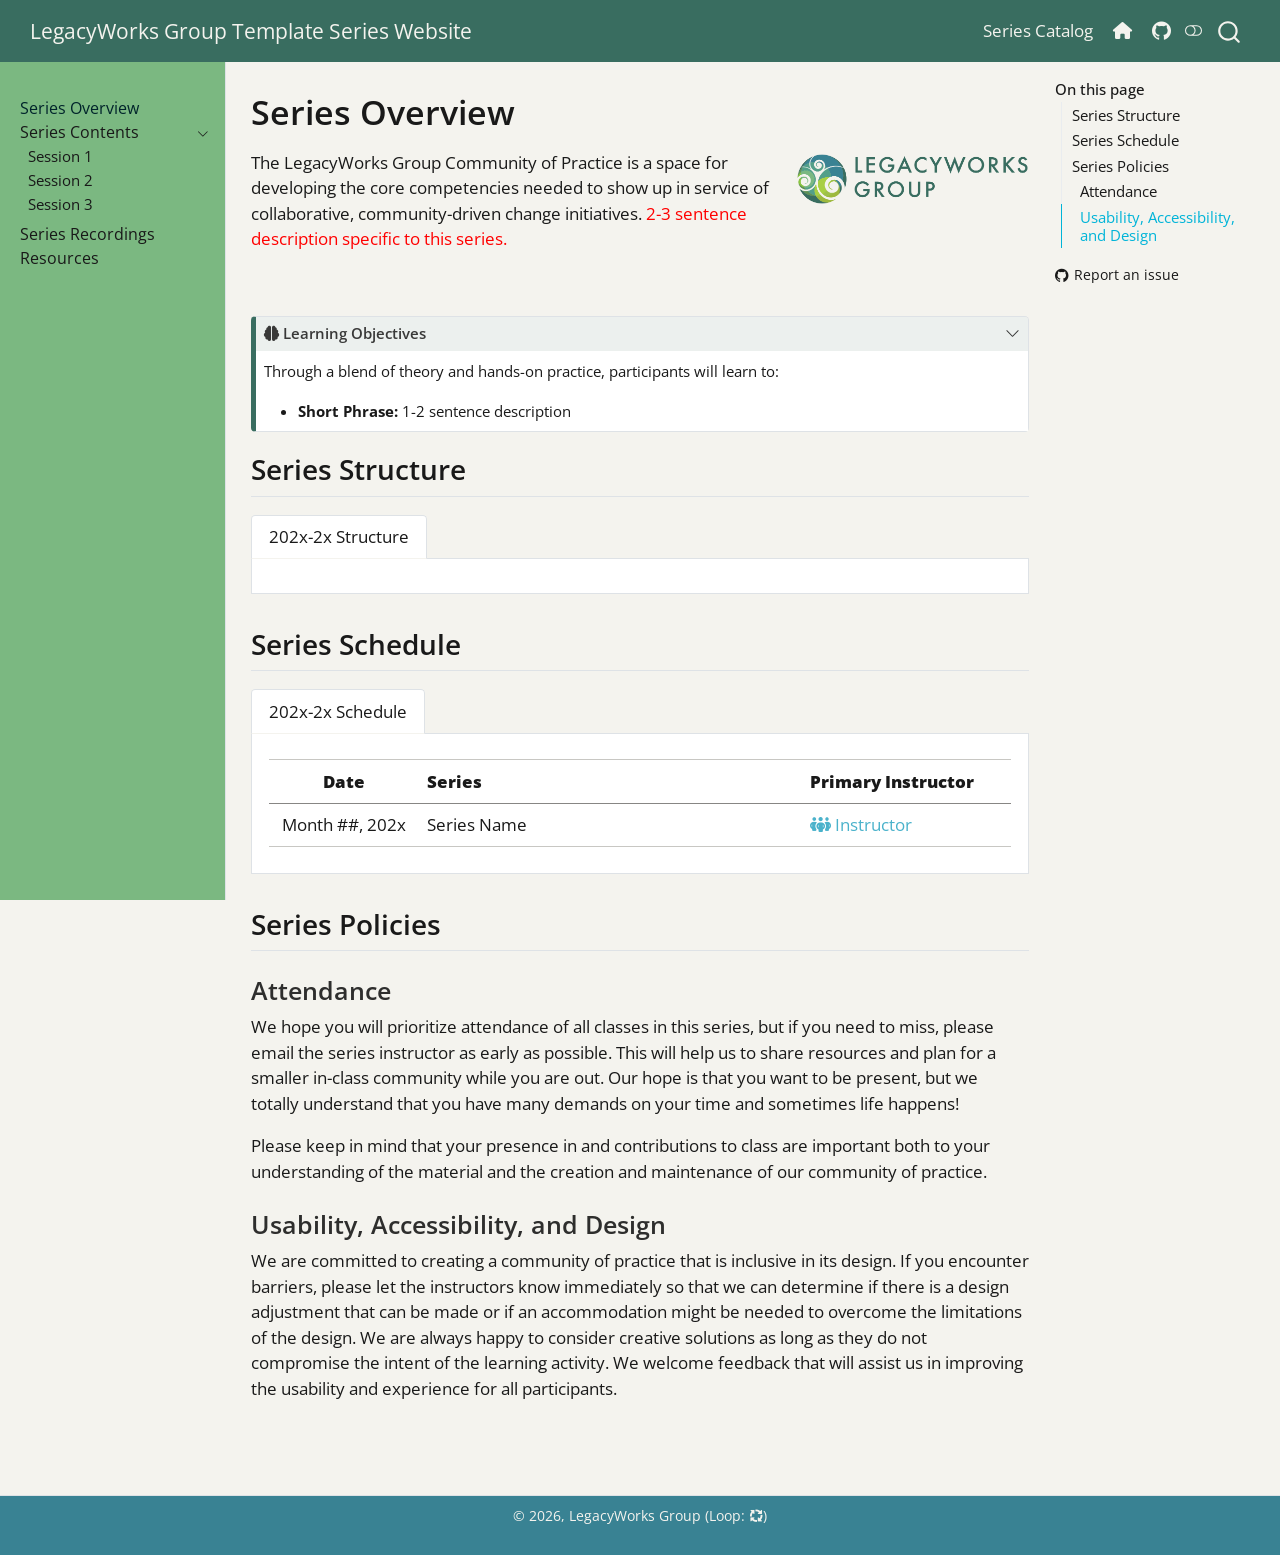
<file: index.html>
<!DOCTYPE html>
<html xmlns="http://www.w3.org/1999/xhtml" lang="en" xml:lang="en"><head>

<meta charset="utf-8">
<meta name="generator" content="quarto-1.11.9">

<meta name="viewport" content="width=device-width, initial-scale=1.0, user-scalable=yes">


<title>Series Overview – LegacyWorks Group Template Series Website</title>
<style>
/* Default styles provided by pandoc.
** See https://pandoc.org/MANUAL.html#variables-for-html for config info.
*/
span.smallcaps{font-variant: small-caps;}
div.columns{display: flex; gap: 1.5em;}
div.column{flex: auto;}
@media screen {
div.columns{gap: min(4vw, 1.5em);}
div.column{overflow-x: auto;}
}
div.hanging-indent{margin-left: 1.5em; text-indent: -1.5em;}
ul.task-list{list-style: none;}
ul.task-list li input[type="checkbox"] {
  width: 0.8em;
  margin: 0 0.8em 0.2em -1em; /* quarto-specific, see https://github.com/quarto-dev/quarto-cli/issues/4556 */ 
  vertical-align: middle;
}
</style>


<script src="site_libs/quarto-nav/quarto-nav.js"></script>
<script src="site_libs/quarto-nav/headroom.min.js"></script>
<script src="site_libs/clipboard/clipboard.min.js"></script>
<script src="site_libs/quarto-search/autocomplete.umd.js"></script>
<script src="site_libs/quarto-search/fuse.min.js"></script>
<script src="site_libs/quarto-search/quarto-search.js"></script>
<meta name="quarto:offset" content="./">
<link href="./content/images/logo_lwg-circle.png" rel="icon" type="image/png">
<script src="site_libs/quarto-html/quarto.js" type="module"></script>
<script src="site_libs/quarto-html/tabsets/tabsets.js" type="module"></script>
<script src="site_libs/quarto-html/scrollable-regions/scrollable-regions.js" type="module"></script>
<script src="site_libs/quarto-html/popper.min.js"></script>
<script src="site_libs/quarto-html/tippy.umd.min.js"></script>
<script src="site_libs/quarto-html/anchor.min.js"></script>
<link href="site_libs/quarto-html/tippy.css" rel="stylesheet">
<link href="site_libs/quarto-html/quarto-syntax-highlighting-63b5708e65d6cd79cd7618c58d0c21e7.css" rel="stylesheet" class="quarto-color-scheme" id="quarto-text-highlighting-styles">
<link href="site_libs/quarto-html/quarto-syntax-highlighting-dark-447e42e69aaa9833c0ba1b986f430b20.css" rel="stylesheet" class="quarto-color-scheme quarto-color-alternate" id="quarto-text-highlighting-styles">
<link href="site_libs/quarto-html/quarto-syntax-highlighting-63b5708e65d6cd79cd7618c58d0c21e7.css" rel="stylesheet" class="quarto-color-scheme-extra" id="quarto-text-highlighting-styles">
<script src="site_libs/bootstrap/bootstrap.min.js"></script>
<link href="site_libs/bootstrap/bootstrap-icons.css" rel="stylesheet">
<link href="site_libs/bootstrap/bootstrap-a3e361929195504e376ca66405fd25bb.min.css" rel="stylesheet" append-hash="true" class="quarto-color-scheme" id="quarto-bootstrap" data-mode="light">
<link href="site_libs/bootstrap/bootstrap-dark-a31996fb7bc2e089e573c947369b7264.min.css" rel="stylesheet" append-hash="true" class="quarto-color-scheme quarto-color-alternate" id="quarto-bootstrap" data-mode="dark">
<link href="site_libs/bootstrap/bootstrap-a3e361929195504e376ca66405fd25bb.min.css" rel="stylesheet" append-hash="true" class="quarto-color-scheme-extra" id="quarto-bootstrap" data-mode="light">
<link href="site_libs/quarto-contrib/fontawesome6-6.7.2/all.min.css" rel="stylesheet">
<link href="site_libs/quarto-contrib/fontawesome6-6.7.2/latex-fontsize.css" rel="stylesheet">
<script id="quarto-search-options" type="application/json">{
  "location": "navbar",
  "copy-button": false,
  "collapse-after": 3,
  "panel-placement": "end",
  "type": "overlay",
  "limit": 50,
  "keyboard-shortcut": [
    "f",
    "/",
    "s"
  ],
  "show-item-context": false,
  "language": {
    "search-no-results-text": "No results",
    "search-matching-documents-text": "matching documents",
    "search-copy-link-title": "Copy link to search",
    "search-hide-matches-text": "Hide additional matches",
    "search-more-match-text": "more match in this document",
    "search-more-matches-text": "more matches in this document",
    "search-clear-button-title": "Clear",
    "search-text-placeholder": "",
    "search-detached-cancel-button-title": "Cancel",
    "search-submit-button-title": "Submit",
    "search-label": "Search"
  }
}</script>


</head>

<body class="nav-sidebar docked nav-fixed quarto-light"><a id="quarto-skip-link" class="visually-hidden-focusable" href="#quarto-document-content">Skip to main content</a><script id="quarto-html-before-body" type="application/javascript">
    const toggleBodyColorMode = (bsSheetEl) => {
      const mode = bsSheetEl.getAttribute("data-mode");
      const bodyEl = window.document.querySelector("body");
      if (mode === "dark") {
        bodyEl.classList.add("quarto-dark");
        bodyEl.classList.remove("quarto-light");
      } else {
        bodyEl.classList.add("quarto-light");
        bodyEl.classList.remove("quarto-dark");
      }
    }
    const toggleBodyColorPrimary = () => {
      const bsSheetEl = window.document.querySelector("link#quarto-bootstrap:not([rel=disabled-stylesheet])");
      if (bsSheetEl) {
        toggleBodyColorMode(bsSheetEl);
      }
    }
    const setColorSchemeToggle = (alternate) => {
      const toggles = window.document.querySelectorAll('.quarto-color-scheme-toggle');
      for (let i=0; i < toggles.length; i++) {
        const toggle = toggles[i];
        if (toggle) {
          toggle.setAttribute("aria-checked", alternate ? "true" : "false");
          if (alternate) {
            toggle.classList.add("alternate");
          } else {
            toggle.classList.remove("alternate");
          }
        }
      }
    };
    const toggleColorMode = (alternate) => {
      // Switch the stylesheets
      const primaryStylesheets = window.document.querySelectorAll('link.quarto-color-scheme:not(.quarto-color-alternate)');
      const alternateStylesheets = window.document.querySelectorAll('link.quarto-color-scheme.quarto-color-alternate');
      manageTransitions('#quarto-margin-sidebar .nav-link', false);
      if (alternate) {
        // note: dark is layered on light, we don't disable primary!
        enableStylesheet(alternateStylesheets);
        for (const sheetNode of alternateStylesheets) {
          if (sheetNode.id === "quarto-bootstrap") {
            toggleBodyColorMode(sheetNode);
          }
        }
      } else {
        disableStylesheet(alternateStylesheets);
        enableStylesheet(primaryStylesheets)
        toggleBodyColorPrimary();
      }
      manageTransitions('#quarto-margin-sidebar .nav-link', true);
      // Switch the toggles
      setColorSchemeToggle(alternate)
    }
    // Hack to workaround the fact that safari doesn't
    // properly recolor the scrollbar when toggling (#1455).
    // Not run on load: stylesheets are set before first paint there, and
    // scrolling would undo the scroll to a URL fragment (#14973).
    // The one pixel nudge keeps the reader where they were.
    const refreshSafariScrollbar = () => {
      if (navigator.userAgent.indexOf('Safari') > 0 && navigator.userAgent.indexOf('Chrome') == -1) {
        manageTransitions("body", false);
        const scrollY = window.scrollY;
        window.scrollTo(0, scrollY > 0 ? scrollY - 1 : 1);
        setTimeout(() => {
          window.scrollTo(0, scrollY);
          manageTransitions("body", true);
        }, 40);
      }
    }
    const disableStylesheet = (stylesheets) => {
      for (let i=0; i < stylesheets.length; i++) {
        const stylesheet = stylesheets[i];
        stylesheet.rel = 'disabled-stylesheet';
      }
    }
    const enableStylesheet = (stylesheets) => {
      for (let i=0; i < stylesheets.length; i++) {
        const stylesheet = stylesheets[i];
        if(stylesheet.rel !== 'stylesheet') { // for Chrome, which will still FOUC without this check
          stylesheet.rel = 'stylesheet';
        }
      }
    }
    const manageTransitions = (selector, allowTransitions) => {
      const els = window.document.querySelectorAll(selector);
      for (let i=0; i < els.length; i++) {
        const el = els[i];
        if (allowTransitions) {
          el.classList.remove('notransition');
        } else {
          el.classList.add('notransition');
        }
      }
    }
    const isFileUrl = () => {
      return window.location.protocol === 'file:';
    }
    const hasAlternateSentinel = () => {
      let styleSentinel = getColorSchemeSentinel();
      if (styleSentinel !== null) {
        return styleSentinel === "alternate";
      } else {
        return false;
      }
    }
    const setStyleSentinel = (alternate) => {
      const value = alternate ? "alternate" : "default";
      if (!isFileUrl()) {
        window.localStorage.setItem("quarto-color-scheme", value);
      } else {
        localAlternateSentinel = value;
      }
    }
    const getColorSchemeSentinel = () => {
      if (!isFileUrl()) {
        const storageValue = window.localStorage.getItem("quarto-color-scheme");
        return storageValue != null ? storageValue : localAlternateSentinel;
      } else {
        return localAlternateSentinel;
      }
    }
    const toggleGiscusIfUsed = (isAlternate, darkModeDefault) => {
      const baseTheme = document.querySelector('#giscus-base-theme')?.value ?? 'light';
      const alternateTheme = document.querySelector('#giscus-alt-theme')?.value ?? 'dark';
      let newTheme = '';
      if(authorPrefersDark) {
        newTheme = isAlternate ? baseTheme : alternateTheme;
      } else {
        newTheme = isAlternate ? alternateTheme : baseTheme;
      }
      const changeGiscusTheme = () => {
        // From: https://github.com/giscus/giscus/issues/336
        const sendMessage = (message) => {
          const iframe = document.querySelector('iframe.giscus-frame');
          if (!iframe) return;
          iframe.contentWindow.postMessage({ giscus: message }, 'https://giscus.app');
        }
        sendMessage({
          setConfig: {
            theme: newTheme
          }
        });
      }
      const isGiscussLoaded = window.document.querySelector('iframe.giscus-frame') !== null;
      if (isGiscussLoaded) {
        changeGiscusTheme();
      }
    };
    const authorPrefersDark = false;
    const darkModeDefault = authorPrefersDark;
      document.querySelector('link#quarto-text-highlighting-styles.quarto-color-scheme-extra').rel = 'disabled-stylesheet';
      document.querySelector('link#quarto-bootstrap.quarto-color-scheme-extra').rel = 'disabled-stylesheet';
    let localAlternateSentinel = darkModeDefault ? 'alternate' : 'default';
    // Dark / light mode switch
    window.quartoToggleColorScheme = () => {
      // Read the current dark / light value
      let toAlternate = !hasAlternateSentinel();
      toggleColorMode(toAlternate);
      refreshSafariScrollbar();
      setStyleSentinel(toAlternate);
      toggleGiscusIfUsed(toAlternate, darkModeDefault);
      window.dispatchEvent(new Event('resize'));
    };
    // Switch to dark mode if need be
    if (hasAlternateSentinel()) {
      toggleColorMode(true);
    } else {
      toggleColorMode(false);
    }
  </script>

<div id="quarto-search-results"></div>
  <header id="quarto-header" class="headroom fixed-top">
    <nav class="navbar navbar-expand-lg " data-bs-theme="dark" aria-label="Site">
      <div class="navbar-container container-fluid">
      <div class="navbar-brand-container mx-auto">
    <a class="navbar-brand" href="./index.html">
    <span class="navbar-title">LegacyWorks Group Template Series Website</span>
    </a>
  </div>
          <button class="navbar-toggler" type="button" data-bs-toggle="collapse" data-bs-target="#navbarCollapse" aria-controls="navbarCollapse" aria-expanded="false" aria-label="Toggle navigation" onclick="if (window.quartoToggleHeadroom) { window.quartoToggleHeadroom(); }">
  <span class="navbar-toggler-icon"></span>
</button>
          <div class="collapse navbar-collapse" id="navbarCollapse">
            <ul class="navbar-nav navbar-nav-scroll ms-auto">
  <li class="nav-item">
    <a class="nav-link" href="https://legacyworksgroup.github.io/learning-catalog/"> 
<span class="menu-text">Series Catalog</span></a>
  </li>  
  <li class="nav-item">
    <a class="nav-link" href="https://legacyworksgroup.com/"> 
<span class="menu-text"><i class="fa-solid fa-house" aria-label="house"></i></span></a>
  </li>  
  <li class="nav-item compact">
    <a class="nav-link" href="https://github.com/LegacyWorksGroup"> <i class="bi bi-github" role="img">
</i> 
<span class="menu-text"></span></a>
  </li>  
</ul>
          </div> <!-- /navcollapse -->
            <div class="quarto-navbar-tools">
  <button type="button" role="switch" aria-checked="false" class="quarto-color-scheme-toggle quarto-navigation-tool  px-1" onclick="window.quartoToggleColorScheme(); return false;" title="Toggle dark mode" aria-label="Toggle dark mode"><i class="bi"></i></button>
</div>
            <div id="quarto-search" class="" title="Search"></div>
      </div> <!-- /container-fluid -->
    </nav>
  <nav class="quarto-secondary-nav" aria-label="Toolbar">
    <div class="container-fluid d-flex">
      <button type="button" class="quarto-btn-toggle btn" data-bs-toggle="collapse" role="button" data-bs-target=".quarto-sidebar-collapse-item" aria-controls="quarto-sidebar" aria-expanded="false" aria-label="Toggle sidebar navigation" onclick="if (window.quartoToggleHeadroom) { window.quartoToggleHeadroom(); }">
        <i class="bi bi-layout-text-sidebar-reverse"></i>
      </button>
        <nav class="quarto-page-breadcrumbs" aria-label="Breadcrumbs"><ol class="breadcrumb"><li class="breadcrumb-item"><a href="./index.html">Series Overview</a></li></ol></nav>
        <a class="flex-grow-1" data-bs-toggle="collapse" data-bs-target=".quarto-sidebar-collapse-item" onclick="if (window.quartoToggleHeadroom) { window.quartoToggleHeadroom(); }">      
        </a>
    </div>
  </nav>
</header>
<!-- content -->
<div id="quarto-content" class="quarto-container page-columns page-rows-contents page-layout-article page-navbar">
<!-- sidebar -->
  <nav id="quarto-sidebar" class="sidebar collapse collapse-horizontal quarto-sidebar-collapse-item sidebar-navigation docked overflow-auto" aria-label="Section">
    <div class="sidebar-menu-container"> 
    <ul class="list-unstyled mt-1">
        <li class="sidebar-item">
  <div class="sidebar-item-container"> 
  <a href="./index.html" class="sidebar-item-text sidebar-link active">
 <span class="menu-text">Series Overview</span></a>
  </div>
</li>
        <li class="sidebar-item sidebar-item-section">
      <div class="sidebar-item-container"> 
            <button type="button" class="sidebar-item-text sidebar-item-toggle sidebar-link text-start" data-bs-toggle="collapse" data-bs-target="#quarto-sidebar-section-1" aria-controls="quarto-sidebar-section-1" aria-expanded="true">
 <span class="menu-text" id="quarto-sidebar-section-1-label">Series Contents</span><i class="bi bi-chevron-right" aria-hidden="true"></i></button>
      </div>
      <ul id="quarto-sidebar-section-1" aria-labelledby="quarto-sidebar-section-1-label" class="collapse list-unstyled sidebar-section depth1 show">  
          <li class="sidebar-item">
  <div class="sidebar-item-container"> 
  <a href="./content/session-01.html" class="sidebar-item-text sidebar-link">
 <span class="menu-text">Session 1</span></a>
  </div>
</li>
          <li class="sidebar-item">
  <div class="sidebar-item-container"> 
  <a href="./content/session-02.html" class="sidebar-item-text sidebar-link">
 <span class="menu-text">Session 2</span></a>
  </div>
</li>
          <li class="sidebar-item">
  <div class="sidebar-item-container"> 
  <a href="./content/session-03.html" class="sidebar-item-text sidebar-link">
 <span class="menu-text">Session 3</span></a>
  </div>
</li>
      </ul>
  </li>
        <li class="sidebar-item">
  <div class="sidebar-item-container"> 
  <a href="./recordings.html" class="sidebar-item-text sidebar-link">
 <span class="menu-text">Series Recordings</span></a>
  </div>
</li>
        <li class="sidebar-item">
  <div class="sidebar-item-container"> 
  <a href="./resources.html" class="sidebar-item-text sidebar-link">
 <span class="menu-text">Resources</span></a>
  </div>
</li>
    </ul>
    </div>
</nav>
<div id="quarto-sidebar-glass" class="quarto-sidebar-collapse-item" data-bs-toggle="collapse" data-bs-target=".quarto-sidebar-collapse-item"></div>
<!-- margin-sidebar -->
    <div id="quarto-margin-sidebar" class="sidebar margin-sidebar">
        <nav id="TOC" role="doc-toc" aria-labelledby="toc-title" class="toc-active">
    <h2 id="toc-title">On this page</h2>
   
  <ul>
  <li><a href="#series-structure" id="toc-series-structure" class="nav-link active" data-scroll-target="#series-structure">Series Structure</a></li>
  <li><a href="#series-schedule" id="toc-series-schedule" class="nav-link" data-scroll-target="#series-schedule">Series Schedule</a></li>
  <li><a href="#series-policies" id="toc-series-policies" class="nav-link" data-scroll-target="#series-policies">Series Policies</a>
  <ul class="collapse">
  <li><a href="#attendance" id="toc-attendance" class="nav-link" data-scroll-target="#attendance">Attendance</a></li>
  <li><a href="#usability-accessibility-and-design" id="toc-usability-accessibility-and-design" class="nav-link" data-scroll-target="#usability-accessibility-and-design">Usability, Accessibility, and Design</a></li>
  </ul></li>
  </ul>
<div class="toc-actions"><ul><li><a href="https://github.com/LegacyWorksGroup/issues/new" class="toc-action"><i class="bi bi-github"></i>Report an issue</a></li></ul></div></nav>
    </div>
<!-- main -->
<main class="content" id="quarto-document-content" tabindex="-1">


<header id="title-block-header" class="quarto-title-block default">
<div class="quarto-title">
<h1 class="title">Series Overview</h1>
</div>



<div class="quarto-title-meta">

    
  
    
  </div>
  


</header>


<meta name="robots" content="noindex, nofollow">
<p><img src="content/images/logo_lwg-long.png" alt="Logo for LegacyWorks Group" width="30%" align="right"></p>
<p>The LegacyWorks Group Community of Practice is a space for developing the core competencies needed to show up in service of collaborative, community-driven change initiatives. <span style="color:red">2-3 sentence description specific to this series.</span></p>
<p><br></p>
<div class="callout callout-style-default callout-tip no-icon callout-titled">
<div class="callout-header d-flex align-content-center" data-bs-toggle="collapse" data-bs-target=".callout-1-contents" aria-controls="callout-1" aria-expanded="true" aria-label="Toggle callout">
<div class="callout-icon-container">
<i class="callout-icon no-icon"></i>
</div>
<div class="callout-title-container flex-fill">
<span class="screen-reader-only">Tip</span><i class="fa-solid fa-brain" aria-label="brain"></i> Learning Objectives
</div>
<div class="callout-btn-toggle d-inline-block border-0 py-1 ps-1 pe-0 float-end"><i class="callout-toggle"></i></div>
</div>
<div id="callout-1" class="callout-1-contents callout-collapse collapse show">
<div class="callout-body-container callout-body">
<p>Through a blend of theory and hands-on practice, participants will learn to:</p>
<ul>
<li><strong>Short Phrase:</strong> 1-2 sentence description</li>
</ul>
</div>
</div>
</div>
<section id="series-structure" class="level2">
<h2 class="anchored" data-anchor-id="series-structure">Series Structure</h2>
<div class="tabset-margin-container"></div><div class="panel-tabset">
<ul class="nav nav-tabs" role="tablist"><li class="nav-item" role="presentation"><a class="nav-link active" id="tabset-1-1-tab" data-bs-toggle="tab" data-bs-target="#tabset-1-1" role="tab" aria-controls="tabset-1-1" aria-selected="true" href="">202x-2x Structure</a></li></ul>
<div class="tab-content">
<div id="tabset-1-1" class="tab-pane active" role="tabpanel" aria-labelledby="tabset-1-1-tab">

</div>
</div>
</div>
</section>
<section id="series-schedule" class="level2">
<h2 class="anchored" data-anchor-id="series-schedule">Series Schedule</h2>
<div class="tabset-margin-container"></div><div class="panel-tabset">
<ul class="nav nav-tabs" role="tablist"><li class="nav-item" role="presentation"><a class="nav-link active" id="tabset-2-1-tab" data-bs-toggle="tab" data-bs-target="#tabset-2-1" role="tab" aria-controls="tabset-2-1" aria-selected="true" href="">202x-2x Schedule</a></li></ul>
<div class="tab-content">
<div id="tabset-2-1" class="tab-pane active" role="tabpanel" aria-labelledby="tabset-2-1-tab">
<table class="caption-top table">
<colgroup>
<col style="width: 20%">
<col style="width: 51%">
<col style="width: 28%">
</colgroup>
<thead>
<tr class="header">
<th style="text-align: center;"><strong>Date</strong></th>
<th style="text-align: left;"><strong>Series</strong></th>
<th style="text-align: left;"><strong>Primary Instructor</strong></th>
</tr>
</thead>
<tbody>
<tr class="odd">
<td style="text-align: center;">Month ##, 202x</td>
<td style="text-align: left;">Series Name</td>
<td style="text-align: left;"><span style="color:#4AB2CB"><i class="fa-solid fa-people-group" aria-label="people-group"></i> Instructor </span></td>
</tr>
</tbody>
</table>
</div>
</div>
</div>
</section>
<section id="series-policies" class="level2">
<h2 class="anchored" data-anchor-id="series-policies">Series Policies</h2>
<section id="attendance" class="level3">
<h3 class="anchored" data-anchor-id="attendance">Attendance</h3>
<p>We hope you will prioritize attendance of all classes in this series, but if you need to miss, please email the series instructor as early as possible. This will help us to share resources and plan for a smaller in-class community while you are out. Our hope is that you want to be present, but we totally understand that you have many demands on your time and sometimes life happens!</p>
<p>Please keep in mind that your presence in and contributions to class are important both to your understanding of the material and the creation and maintenance of our community of practice.</p>
</section>
<section id="usability-accessibility-and-design" class="level3">
<h3 class="anchored" data-anchor-id="usability-accessibility-and-design">Usability, Accessibility, and Design</h3>
<p>We are committed to creating a community of practice that is inclusive in its design. If you encounter barriers, please let the instructors know immediately so that we can determine if there is a design adjustment that can be made or if an accommodation might be needed to overcome the limitations of the design. We are always happy to consider creative solutions as long as they do not compromise the intent of the learning activity. We welcome feedback that will assist us in improving the usability and experience for all participants.</p>


</section>
</section>

</main> <!-- /main -->
<script id="quarto-html-after-body" type="application/javascript">
  window.document.addEventListener("DOMContentLoaded", function (event) {
    // Ensure there is a toggle, if there isn't float one in the top right
    if (window.document.querySelector('.quarto-color-scheme-toggle') === null) {
      const toggle = window.document.createElement('button');
      toggle.type = "button";
      toggle.setAttribute("role", "switch");
      toggle.setAttribute("aria-checked", "false");
      toggle.classList.add('top-right');
      toggle.classList.add('quarto-color-scheme-toggle');
      toggle.setAttribute("aria-label", "Toggle dark mode");
      toggle.onclick = function() { try { window.quartoToggleColorScheme(); } catch {} return false; };
      const i = window.document.createElement("i");
      i.classList.add('bi');
      toggle.appendChild(i);
      // Put the toggle in a landmark of its own, so that landmark navigation
      // can reach it.
      //
      // The container is always a fresh direct child of body, and the toggle is
      // never moved into page furniture that the theme or the author controls.
      // The toggle is positioned against the page, so any ancestor that
      // establishes a containing block captures it: a positioned element or a
      // grid for position: absolute, and transform, filter, will-change or
      // contain for position: fixed. A direct child of body has none of these
      // to inherit, and the shift when one appears is silent and visual.
      //
      // ARIA says a document should have at most one banner, and axe reports a
      // duplicate whether or not the banners carry distinct labels. So use a
      // header when the page has no banner yet, and a named region otherwise.
      //
      // A header is a banner wherever it sits, unless it is inside sectioning
      // content, so this cannot just look at the children of body: a custom
      // page layout wraps the title block header in a plain div. An explicit
      // role="banner" always counts.
      const sectioning = 'article, aside, main, nav, section, [role="article"], [role="complementary"], [role="main"], [role="navigation"], [role="region"]';
      const hasBanner = Array.from(
        window.document.querySelectorAll('header:not([role]), [role="banner"]')
      ).some(function(el) {
        return el.hasAttribute("role") || el.closest(sectioning) === null;
      });
      const container = window.document.createElement(hasBanner ? "div" : "header");
      if (hasBanner) {
        container.setAttribute("role", "region");
        container.setAttribute("aria-label", "Toggle dark mode");
      }
      container.classList.add('quarto-color-scheme-toggle-container');
      container.appendChild(toggle);
      window.document.body.appendChild(container);
    }
    setColorSchemeToggle(hasAlternateSentinel())
    const icon = "";
    const anchorJS = new window.AnchorJS();
    anchorJS.options = {
      placement: 'right',
      icon: icon
    };
    anchorJS.add('.anchored');
    const isCodeAnnotation = (el) => {
      for (const clz of el.classList) {
        if (clz.startsWith('code-annotation-')) {                     
          return true;
        }
      }
      return false;
    }
    const onCopySuccess = function(e) {
      // button target
      const button = e.trigger;
      // don't keep focus
      button.blur();
      // flash "checked"
      button.classList.add('code-copy-button-checked');
      var currentTitle = button.getAttribute("title");
      button.setAttribute("title", "Copied!");
      let tooltip;
      if (window.bootstrap) {
        button.setAttribute("data-bs-toggle", "tooltip");
        button.setAttribute("data-bs-placement", "left");
        button.setAttribute("data-bs-title", "Copied!");
        tooltip = new bootstrap.Tooltip(button, 
          { trigger: "manual", 
            customClass: "code-copy-button-tooltip",
            offset: [0, -8]});
        tooltip.show();    
      }
      setTimeout(function() {
        if (tooltip) {
          tooltip.hide();
          button.removeAttribute("data-bs-title");
          button.removeAttribute("data-bs-toggle");
          button.removeAttribute("data-bs-placement");
        }
        button.setAttribute("title", currentTitle);
        button.classList.remove('code-copy-button-checked');
      }, 1000);
      // clear code selection
      e.clearSelection();
    }
    const getTextToCopy = function(trigger) {
      const outerScaffold = trigger.parentElement.cloneNode(true);
      const codeEl = outerScaffold.querySelector('code');
      for (const childEl of codeEl.children) {
        if (isCodeAnnotation(childEl)) {
          childEl.remove();
        }
      }
      return codeEl.innerText;
    }
    const clipboard = new window.ClipboardJS('.code-copy-button:not([data-in-quarto-modal])', {
      text: getTextToCopy
    });
    clipboard.on('success', onCopySuccess);
    if (window.document.getElementById('quarto-embedded-source-code-modal')) {
      const clipboardModal = new window.ClipboardJS('.code-copy-button[data-in-quarto-modal]', {
        text: getTextToCopy,
        container: window.document.getElementById('quarto-embedded-source-code-modal')
      });
      clipboardModal.on('success', onCopySuccess);
    }
      var localhostRegex = new RegExp(/^(?:http|https):\/\/localhost\:?[0-9]*\//);
      var mailtoRegex = new RegExp(/^mailto:/);
        var filterRegex = new RegExp("https:\/\/LegacyWorksGroup\.github\.io\/series-template\/");
      const newWindowLabel = "(opens in a new tab)";
      const newWindowNoteId = "quarto-ext-newwindow-label";
      // Links reference one hidden label through aria-describedby, so the
      // announcement never changes their accessible name.
      var describeNewWindow = (link) => {
        if (!window.document.getElementById(newWindowNoteId)) {
          var newWindowNote = window.document.createElement("span");
          newWindowNote.id = newWindowNoteId;
          newWindowNote.hidden = true;
          newWindowNote.textContent = newWindowLabel;
          window.document.body.appendChild(newWindowNote);
        }
        var describedBy = (link.getAttribute("aria-describedby") || "").split(/\s+/).filter(Boolean);
        if (!describedBy.includes(newWindowNoteId)) {
          describedBy.push(newWindowNoteId);
          link.setAttribute("aria-describedby", describedBy.join(" "));
        }
      }
      var isInternal = (href) => {
          return filterRegex.test(href) || localhostRegex.test(href) || mailtoRegex.test(href);
      }
      // Inspect non-navigation links and adorn them if external
      window.quartoDecorateExternalLinks = function (root) {
     var links = (root || window.document).querySelectorAll('a[href]:not(.nav-link):not(.navbar-brand):not(.toc-action):not(.sidebar-link):not(.sidebar-item-toggle):not(.pagination-link):not(.no-external):not([aria-hidden]):not(.dropdown-item):not(.quarto-navigation-tool):not(.about-link)');
      for (var i=0; i<links.length; i++) {
        const link = links[i];
        if (!isInternal(link.href)) {
          // undo the damage that might have been done by quarto-nav.js in the case of
          // links that we want to consider external
          if (link.dataset.originalHref !== undefined) {
            link.href = link.dataset.originalHref;
          }
            // target, if specified
            link.setAttribute("target", "_blank");
            if (link.getAttribute("rel") === null) {
              link.setAttribute("rel", "noopener");
            }
            describeNewWindow(link);
          if (!link.classList.contains('no-external-icon')) {
          }
        }
      }
      };
      window.quartoDecorateExternalLinks(window.document);
    // Esc closes the popup (WCAG 1.4.13) and focus leaving both trigger and
    // popup closes it (WCAG 2.4.11); tippy handles neither for interactive popups.
    const hideOnEscAndFocusOut = {
      name: 'hideOnEscAndFocusOut',
      defaultValue: true,
      fn(instance) {
        const dismiss = () => {
          // A show scheduled by the trigger delay would otherwise reopen it
          instance.clearDelayTimeouts();
          instance.hide();
        };
        const onKeyDown = (event) => {
          if (event.key !== 'Escape') {
            return;
          }
          // Keep Esc from also reaching page handlers (e.g. reveal.js overview),
          // except an open reveal.js slide menu, which Esc should close too.
          // The menu handles keys only when its keyboard option is on.
          const menuHandlesEsc = window.Reveal?.getPlugin?.('menu')?.isOpen() &&
            window.Reveal.getConfig().menu?.keyboard !== false;
          if (!menuHandlesEsc) {
            event.stopPropagation();
          }
          if (instance.popper.contains(window.document.activeElement)) {
            // Disabled while refocusing so the focus trigger does not reopen it
            instance.disable();
            instance.reference.focus();
            instance.enable();
          }
          dismiss();
        };
        const onFocusOut = (event) => {
          const target = event.relatedTarget;
          if (target && !instance.reference.contains(target) &&
              !instance.popper.contains(target)) {
            dismiss();
          }
        };
        // On the trigger too: a click trigger (code-annotations: select) has no
        // blur handling. Attached for the instance's lifetime so leaving the
        // trigger also cancels a show still pending on the trigger delay.
        instance.reference.addEventListener('focusout', onFocusOut);
        return {
          onShow() {
            window.document.addEventListener('keydown', onKeyDown, true);
            instance.popper.addEventListener('focusout', onFocusOut);
          },
          onHide() {
            window.document.removeEventListener('keydown', onKeyDown, true);
            instance.popper.removeEventListener('focusout', onFocusOut);
          },
          onDestroy() {
            instance.reference.removeEventListener('focusout', onFocusOut);
          },
        };
      },
    };
    function tippyHover(el, contentFn, onTriggerFn, onUntriggerFn) {
      const config = {
        allowHTML: true,
        maxWidth: 500,
        delay: 100,
        arrow: false,
        appendTo: function(el) {
            return el.parentElement;
        },
        interactive: true,
        interactiveBorder: 10,
        theme: 'quarto',
        placement: 'bottom-start',
        plugins: [hideOnEscAndFocusOut],
      };
      if (contentFn) {
        config.content = contentFn;
      }
      if (onTriggerFn) {
        config.onTrigger = onTriggerFn;
      }
      if (onUntriggerFn) {
        config.onUntrigger = onUntriggerFn;
      }
      window.tippy(el, config); 
    }
    const noterefs = window.document.querySelectorAll('a[role="doc-noteref"]');
    for (var i=0; i<noterefs.length; i++) {
      const ref = noterefs[i];
      tippyHover(ref, function() {
        // use id or data attribute instead here
        let href = ref.getAttribute('data-footnote-href') || ref.getAttribute('href');
        try { href = new URL(href).hash; } catch {}
        const id = href.replace(/^#\/?/, "");
        const note = window.document.getElementById(id);
        if (note) {
          return note.innerHTML;
        } else {
          return "";
        }
      });
    }
    const xrefs = window.document.querySelectorAll('a.quarto-xref');
    const processXRef = (id, note) => {
      // Strip column container classes
      const stripColumnClz = (el) => {
        el.classList.remove("page-full", "page-columns");
        if (el.children) {
          for (const child of el.children) {
            stripColumnClz(child);
          }
        }
      }
      stripColumnClz(note)
      if (id === null || id.startsWith('sec-')) {
        // Special case sections, only their first couple elements
        const container = document.createElement("div");
        if (note.children && note.children.length > 2) {
          container.appendChild(note.children[0].cloneNode(true));
          for (let i = 1; i < note.children.length; i++) {
            const child = note.children[i];
            if (child.tagName === "P" && child.innerText === "") {
              continue;
            } else {
              container.appendChild(child.cloneNode(true));
              break;
            }
          }
          if (window.Quarto?.typesetMath) {
            window.Quarto.typesetMath(container);
          }
          return container.innerHTML
        } else {
          if (window.Quarto?.typesetMath) {
            window.Quarto.typesetMath(note);
          }
          return note.innerHTML;
        }
      } else {
        // Remove any anchor links if they are present
        const anchorLink = note.querySelector('a.anchorjs-link');
        if (anchorLink) {
          anchorLink.remove();
        }
        if (window.Quarto?.typesetMath) {
          window.Quarto.typesetMath(note);
        }
        if (note.classList.contains("callout")) {
          return note.outerHTML;
        } else {
          return note.innerHTML;
        }
      }
    }
    for (var i=0; i<xrefs.length; i++) {
      const xref = xrefs[i];
      tippyHover(xref, undefined, function(instance) {
        instance.disable();
        let url = xref.getAttribute('href');
        let hash = undefined; 
        if (url.startsWith('#')) {
          hash = url;
        } else {
          try { hash = new URL(url).hash; } catch {}
        }
        if (hash) {
          const id = hash.replace(/^#\/?/, "");
          const note = window.document.getElementById(id);
          if (note !== null) {
            try {
              const html = processXRef(id, note.cloneNode(true));
              instance.setContent(html);
            } finally {
              instance.enable();
              instance.show();
            }
          } else {
            // See if we can fetch this
            fetch(url.split('#')[0])
            .then(res => res.text())
            .then(html => {
              const parser = new DOMParser();
              const htmlDoc = parser.parseFromString(html, "text/html");
              const note = htmlDoc.getElementById(id);
              if (note !== null) {
                const html = processXRef(id, note);
                instance.setContent(html);
              } 
            }).finally(() => {
              instance.enable();
              instance.show();
            });
          }
        } else {
          // See if we can fetch a full url (with no hash to target)
          // This is a special case and we should probably do some content thinning / targeting
          fetch(url)
          .then(res => res.text())
          .then(html => {
            const parser = new DOMParser();
            const htmlDoc = parser.parseFromString(html, "text/html");
            const note = htmlDoc.querySelector('main.content');
            if (note !== null) {
              // This should only happen for chapter cross references
              // (since there is no id in the URL)
              // remove the first header
              if (note.children.length > 0 && note.children[0].tagName === "HEADER") {
                note.children[0].remove();
              }
              const html = processXRef(null, note);
              instance.setContent(html);
            } 
          }).finally(() => {
            instance.enable();
            instance.show();
          });
        }
      }, function(instance) {
      });
    }
        let selectedAnnoteEl;
        const selectorForAnnotation = ( cell, annotation) => {
          let cellAttr = 'data-code-cell="' + cell + '"';
          let lineAttr = 'data-code-annotation="' +  annotation + '"';
          const selector = 'span[' + cellAttr + '][' + lineAttr + ']';
          return selector;
        }
        const selectCodeLines = (annoteEl) => {
          const doc = window.document;
          const targetCell = annoteEl.getAttribute("data-target-cell");
          const targetAnnotation = annoteEl.getAttribute("data-target-annotation");
          const annoteSpan = window.document.querySelector(selectorForAnnotation(targetCell, targetAnnotation));
          const lines = annoteSpan.getAttribute("data-code-lines").split(",");
          const lineIds = lines.map((line) => {
            return targetCell + "-" + line;
          })
          // Each band is positioned against its own containing block, which is
          // not the offsetParent of the lines, so place it from client rects.
          const placeBand = (band, firstEl, lastEl, codeBlock) => {
            const container = band.offsetParent;
            if (container === null) {
              return;
            }
            const containerRect = container.getBoundingClientRect();
            // Reveal.js scales slides with a transform, so convert client
            // pixels back to the CSS pixels of the container.
            const scale = containerRect.height / container.offsetHeight || 1;
            const firstRect = firstEl.getBoundingClientRect();
            const lastRect = lastEl.getBoundingClientRect();
            const top = (firstRect.top - containerRect.top) / scale - container.clientTop + container.scrollTop;
            const height = (lastRect.bottom - firstRect.top) / scale;
            band.style.top = top - 2 + "px";
            band.style.height = height + 4 + "px";
            if (codeBlock) {
              // Without the copy button wrapper, the containing block is wider
              // than the code block, so span the code block explicitly.
              const blockRect = codeBlock.getBoundingClientRect();
              band.style.left = (blockRect.left - containerRect.left) / scale - container.clientLeft + container.scrollLeft + "px";
              band.style.width = blockRect.width / scale + "px";
            }
          };
          if (lineIds.length > 0) {
            const el = window.document.getElementById(lineIds[0]);
            const lastEl = window.document.getElementById(lineIds[lineIds.length - 1]);
            const parent = el.parentElement.parentElement;
            // cook up a div (if necessary) and position it
            let div = window.document.getElementById("code-annotation-line-highlight");
            if (div === null) {
              div = window.document.createElement("div");
              div.setAttribute("id", "code-annotation-line-highlight");
              div.style.position = 'absolute';
              parent.appendChild(div);
            }
            placeBand(div, el, lastEl, parent.closest("div.sourceCode") || parent);
            let gutterDiv = window.document.getElementById("code-annotation-line-highlight-gutter");
            if (gutterDiv === null) {
              gutterDiv = window.document.createElement("div");
              gutterDiv.setAttribute("id", "code-annotation-line-highlight-gutter");
              gutterDiv.style.position = 'absolute';
              const codeCell = window.document.getElementById(targetCell);
              const gutter = codeCell.querySelector('.code-annotation-gutter');
              gutter.appendChild(gutterDiv);
            }
            placeBand(gutterDiv, el, lastEl);
            selectedAnnoteEl = annoteEl;
          }
        };
        const unselectCodeLines = () => {
          const elementsIds = ["code-annotation-line-highlight", "code-annotation-line-highlight-gutter"];
          elementsIds.forEach((elId) => {
            const div = window.document.getElementById(elId);
            if (div) {
              div.remove();
            }
          });
          selectedAnnoteEl = undefined;
        };
          // Handle positioning of the toggle
      window.addEventListener(
        "resize",
        throttle(() => {
          elRect = undefined;
          if (selectedAnnoteEl) {
            selectCodeLines(selectedAnnoteEl);
          }
        }, 10)
      );
      function throttle(fn, ms) {
      let throttle = false;
      let timer;
        return (...args) => {
          if(!throttle) { // first call gets through
              fn.apply(this, args);
              throttle = true;
          } else { // all the others get throttled
              if(timer) clearTimeout(timer); // cancel #2
              timer = setTimeout(() => {
                fn.apply(this, args);
                timer = throttle = false;
              }, ms);
          }
        };
      }
        // Attach click handler to the DT
        const annoteDls = window.document.querySelectorAll('dt[data-target-cell]');
        for (const annoteDlNode of annoteDls) {
          annoteDlNode.addEventListener('click', (event) => {
            const clickedEl = event.target;
            if (clickedEl !== selectedAnnoteEl) {
              unselectCodeLines();
              const activeEl = window.document.querySelector('dt[data-target-cell].code-annotation-active');
              if (activeEl) {
                activeEl.classList.remove('code-annotation-active');
              }
              selectCodeLines(clickedEl);
              clickedEl.classList.add('code-annotation-active');
            } else {
              // Unselect the line
              unselectCodeLines();
              clickedEl.classList.remove('code-annotation-active');
            }
          });
        }
    const findCites = (el) => {
      const parentEl = el.parentElement;
      if (parentEl) {
        const cites = parentEl.dataset.cites;
        if (cites) {
          return {
            el,
            cites: cites.split(' ')
          };
        } else {
          return findCites(el.parentElement)
        }
      } else {
        return undefined;
      }
    };
    var bibliorefs = window.document.querySelectorAll('a[role="doc-biblioref"]');
    for (var i=0; i<bibliorefs.length; i++) {
      const ref = bibliorefs[i];
      const citeInfo = findCites(ref);
      if (citeInfo) {
        tippyHover(citeInfo.el, function() {
          var popup = window.document.createElement('div');
          citeInfo.cites.forEach(function(cite) {
            var citeDiv = window.document.createElement('div');
            citeDiv.classList.add('hanging-indent');
            citeDiv.classList.add('csl-entry');
            var biblioDiv = window.document.getElementById('ref-' + cite);
            if (biblioDiv) {
              citeDiv.innerHTML = biblioDiv.innerHTML;
            }
            popup.appendChild(citeDiv);
          });
          return popup.innerHTML;
        });
      }
    }
  });
  </script>
  <script type="application/javascript">
  window.quartoScrollableRegionsLabels = {"code":"Scrollable code","output":"Scrollable output"};
  </script>
</div> <!-- /content -->
<footer class="footer">
  <div class="nav-footer">
    <div class="nav-footer-left">
      &nbsp;
    </div>   
    <div class="nav-footer-center">
<p>© 2026, LegacyWorks Group (Loop: <a href="https://sites.google.com/legacyworksgroup.com/legacy-loop/legacyloop"><i class="fa-solid fa-arrows-spin" aria-label="arrows-spin"></i></a>)</p>
<div class="toc-actions d-sm-block d-md-none"><ul><li><a href="https://github.com/LegacyWorksGroup/issues/new" class="toc-action"><i class="bi bi-github"></i>Report an issue</a></li></ul></div></div>
    <div class="nav-footer-right">
      &nbsp;
    </div>
  </div>
</footer>




</body></html>
</file>
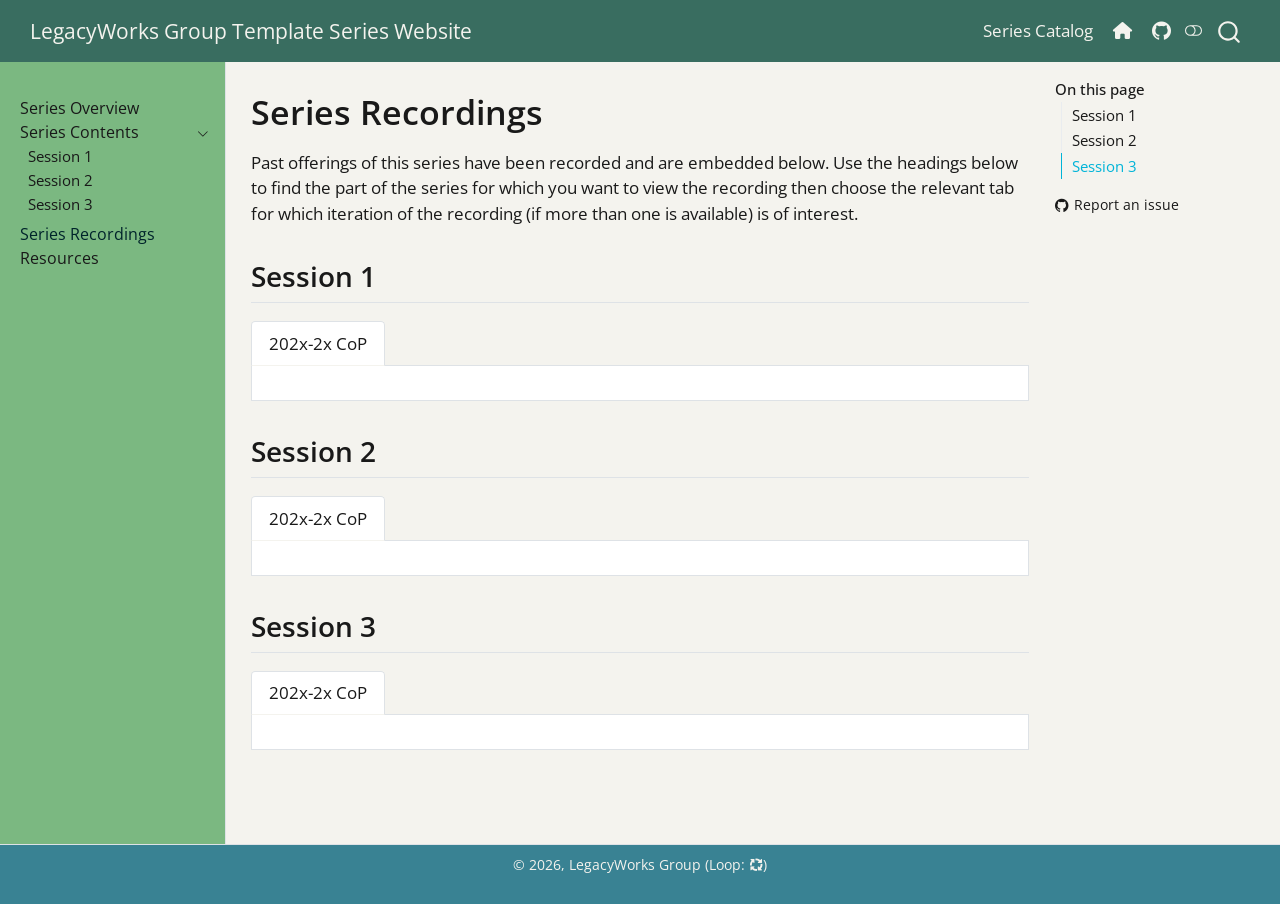
<file: recordings.html>
<!DOCTYPE html>
<html xmlns="http://www.w3.org/1999/xhtml" lang="en" xml:lang="en"><head>

<meta charset="utf-8">
<meta name="generator" content="quarto-1.11.9">

<meta name="viewport" content="width=device-width, initial-scale=1.0, user-scalable=yes">


<title>Series Recordings – LegacyWorks Group Template Series Website</title>
<style>
/* Default styles provided by pandoc.
** See https://pandoc.org/MANUAL.html#variables-for-html for config info.
*/
span.smallcaps{font-variant: small-caps;}
div.columns{display: flex; gap: 1.5em;}
div.column{flex: auto;}
@media screen {
div.columns{gap: min(4vw, 1.5em);}
div.column{overflow-x: auto;}
}
div.hanging-indent{margin-left: 1.5em; text-indent: -1.5em;}
ul.task-list{list-style: none;}
ul.task-list li input[type="checkbox"] {
  width: 0.8em;
  margin: 0 0.8em 0.2em -1em; /* quarto-specific, see https://github.com/quarto-dev/quarto-cli/issues/4556 */ 
  vertical-align: middle;
}
</style>


<script src="site_libs/quarto-nav/quarto-nav.js"></script>
<script src="site_libs/quarto-nav/headroom.min.js"></script>
<script src="site_libs/clipboard/clipboard.min.js"></script>
<script src="site_libs/quarto-search/autocomplete.umd.js"></script>
<script src="site_libs/quarto-search/fuse.min.js"></script>
<script src="site_libs/quarto-search/quarto-search.js"></script>
<meta name="quarto:offset" content="./">
<link href="./content/images/logo_lwg-circle.png" rel="icon" type="image/png">
<script src="site_libs/quarto-html/quarto.js" type="module"></script>
<script src="site_libs/quarto-html/tabsets/tabsets.js" type="module"></script>
<script src="site_libs/quarto-html/scrollable-regions/scrollable-regions.js" type="module"></script>
<script src="site_libs/quarto-html/popper.min.js"></script>
<script src="site_libs/quarto-html/tippy.umd.min.js"></script>
<script src="site_libs/quarto-html/anchor.min.js"></script>
<link href="site_libs/quarto-html/tippy.css" rel="stylesheet">
<link href="site_libs/quarto-html/quarto-syntax-highlighting-63b5708e65d6cd79cd7618c58d0c21e7.css" rel="stylesheet" class="quarto-color-scheme" id="quarto-text-highlighting-styles">
<link href="site_libs/quarto-html/quarto-syntax-highlighting-dark-447e42e69aaa9833c0ba1b986f430b20.css" rel="stylesheet" class="quarto-color-scheme quarto-color-alternate" id="quarto-text-highlighting-styles">
<link href="site_libs/quarto-html/quarto-syntax-highlighting-63b5708e65d6cd79cd7618c58d0c21e7.css" rel="stylesheet" class="quarto-color-scheme-extra" id="quarto-text-highlighting-styles">
<script src="site_libs/bootstrap/bootstrap.min.js"></script>
<link href="site_libs/bootstrap/bootstrap-icons.css" rel="stylesheet">
<link href="site_libs/bootstrap/bootstrap-a3e361929195504e376ca66405fd25bb.min.css" rel="stylesheet" append-hash="true" class="quarto-color-scheme" id="quarto-bootstrap" data-mode="light">
<link href="site_libs/bootstrap/bootstrap-dark-a31996fb7bc2e089e573c947369b7264.min.css" rel="stylesheet" append-hash="true" class="quarto-color-scheme quarto-color-alternate" id="quarto-bootstrap" data-mode="dark">
<link href="site_libs/bootstrap/bootstrap-a3e361929195504e376ca66405fd25bb.min.css" rel="stylesheet" append-hash="true" class="quarto-color-scheme-extra" id="quarto-bootstrap" data-mode="light">
<link href="site_libs/quarto-contrib/fontawesome6-6.7.2/all.min.css" rel="stylesheet">
<link href="site_libs/quarto-contrib/fontawesome6-6.7.2/latex-fontsize.css" rel="stylesheet">
<script id="quarto-search-options" type="application/json">{
  "location": "navbar",
  "copy-button": false,
  "collapse-after": 3,
  "panel-placement": "end",
  "type": "overlay",
  "limit": 50,
  "keyboard-shortcut": [
    "f",
    "/",
    "s"
  ],
  "show-item-context": false,
  "language": {
    "search-no-results-text": "No results",
    "search-matching-documents-text": "matching documents",
    "search-copy-link-title": "Copy link to search",
    "search-hide-matches-text": "Hide additional matches",
    "search-more-match-text": "more match in this document",
    "search-more-matches-text": "more matches in this document",
    "search-clear-button-title": "Clear",
    "search-text-placeholder": "",
    "search-detached-cancel-button-title": "Cancel",
    "search-submit-button-title": "Submit",
    "search-label": "Search"
  }
}</script>


</head>

<body class="nav-sidebar docked nav-fixed quarto-light"><a id="quarto-skip-link" class="visually-hidden-focusable" href="#quarto-document-content">Skip to main content</a><script id="quarto-html-before-body" type="application/javascript">
    const toggleBodyColorMode = (bsSheetEl) => {
      const mode = bsSheetEl.getAttribute("data-mode");
      const bodyEl = window.document.querySelector("body");
      if (mode === "dark") {
        bodyEl.classList.add("quarto-dark");
        bodyEl.classList.remove("quarto-light");
      } else {
        bodyEl.classList.add("quarto-light");
        bodyEl.classList.remove("quarto-dark");
      }
    }
    const toggleBodyColorPrimary = () => {
      const bsSheetEl = window.document.querySelector("link#quarto-bootstrap:not([rel=disabled-stylesheet])");
      if (bsSheetEl) {
        toggleBodyColorMode(bsSheetEl);
      }
    }
    const setColorSchemeToggle = (alternate) => {
      const toggles = window.document.querySelectorAll('.quarto-color-scheme-toggle');
      for (let i=0; i < toggles.length; i++) {
        const toggle = toggles[i];
        if (toggle) {
          toggle.setAttribute("aria-checked", alternate ? "true" : "false");
          if (alternate) {
            toggle.classList.add("alternate");
          } else {
            toggle.classList.remove("alternate");
          }
        }
      }
    };
    const toggleColorMode = (alternate) => {
      // Switch the stylesheets
      const primaryStylesheets = window.document.querySelectorAll('link.quarto-color-scheme:not(.quarto-color-alternate)');
      const alternateStylesheets = window.document.querySelectorAll('link.quarto-color-scheme.quarto-color-alternate');
      manageTransitions('#quarto-margin-sidebar .nav-link', false);
      if (alternate) {
        // note: dark is layered on light, we don't disable primary!
        enableStylesheet(alternateStylesheets);
        for (const sheetNode of alternateStylesheets) {
          if (sheetNode.id === "quarto-bootstrap") {
            toggleBodyColorMode(sheetNode);
          }
        }
      } else {
        disableStylesheet(alternateStylesheets);
        enableStylesheet(primaryStylesheets)
        toggleBodyColorPrimary();
      }
      manageTransitions('#quarto-margin-sidebar .nav-link', true);
      // Switch the toggles
      setColorSchemeToggle(alternate)
    }
    // Hack to workaround the fact that safari doesn't
    // properly recolor the scrollbar when toggling (#1455).
    // Not run on load: stylesheets are set before first paint there, and
    // scrolling would undo the scroll to a URL fragment (#14973).
    // The one pixel nudge keeps the reader where they were.
    const refreshSafariScrollbar = () => {
      if (navigator.userAgent.indexOf('Safari') > 0 && navigator.userAgent.indexOf('Chrome') == -1) {
        manageTransitions("body", false);
        const scrollY = window.scrollY;
        window.scrollTo(0, scrollY > 0 ? scrollY - 1 : 1);
        setTimeout(() => {
          window.scrollTo(0, scrollY);
          manageTransitions("body", true);
        }, 40);
      }
    }
    const disableStylesheet = (stylesheets) => {
      for (let i=0; i < stylesheets.length; i++) {
        const stylesheet = stylesheets[i];
        stylesheet.rel = 'disabled-stylesheet';
      }
    }
    const enableStylesheet = (stylesheets) => {
      for (let i=0; i < stylesheets.length; i++) {
        const stylesheet = stylesheets[i];
        if(stylesheet.rel !== 'stylesheet') { // for Chrome, which will still FOUC without this check
          stylesheet.rel = 'stylesheet';
        }
      }
    }
    const manageTransitions = (selector, allowTransitions) => {
      const els = window.document.querySelectorAll(selector);
      for (let i=0; i < els.length; i++) {
        const el = els[i];
        if (allowTransitions) {
          el.classList.remove('notransition');
        } else {
          el.classList.add('notransition');
        }
      }
    }
    const isFileUrl = () => {
      return window.location.protocol === 'file:';
    }
    const hasAlternateSentinel = () => {
      let styleSentinel = getColorSchemeSentinel();
      if (styleSentinel !== null) {
        return styleSentinel === "alternate";
      } else {
        return false;
      }
    }
    const setStyleSentinel = (alternate) => {
      const value = alternate ? "alternate" : "default";
      if (!isFileUrl()) {
        window.localStorage.setItem("quarto-color-scheme", value);
      } else {
        localAlternateSentinel = value;
      }
    }
    const getColorSchemeSentinel = () => {
      if (!isFileUrl()) {
        const storageValue = window.localStorage.getItem("quarto-color-scheme");
        return storageValue != null ? storageValue : localAlternateSentinel;
      } else {
        return localAlternateSentinel;
      }
    }
    const toggleGiscusIfUsed = (isAlternate, darkModeDefault) => {
      const baseTheme = document.querySelector('#giscus-base-theme')?.value ?? 'light';
      const alternateTheme = document.querySelector('#giscus-alt-theme')?.value ?? 'dark';
      let newTheme = '';
      if(authorPrefersDark) {
        newTheme = isAlternate ? baseTheme : alternateTheme;
      } else {
        newTheme = isAlternate ? alternateTheme : baseTheme;
      }
      const changeGiscusTheme = () => {
        // From: https://github.com/giscus/giscus/issues/336
        const sendMessage = (message) => {
          const iframe = document.querySelector('iframe.giscus-frame');
          if (!iframe) return;
          iframe.contentWindow.postMessage({ giscus: message }, 'https://giscus.app');
        }
        sendMessage({
          setConfig: {
            theme: newTheme
          }
        });
      }
      const isGiscussLoaded = window.document.querySelector('iframe.giscus-frame') !== null;
      if (isGiscussLoaded) {
        changeGiscusTheme();
      }
    };
    const authorPrefersDark = false;
    const darkModeDefault = authorPrefersDark;
      document.querySelector('link#quarto-text-highlighting-styles.quarto-color-scheme-extra').rel = 'disabled-stylesheet';
      document.querySelector('link#quarto-bootstrap.quarto-color-scheme-extra').rel = 'disabled-stylesheet';
    let localAlternateSentinel = darkModeDefault ? 'alternate' : 'default';
    // Dark / light mode switch
    window.quartoToggleColorScheme = () => {
      // Read the current dark / light value
      let toAlternate = !hasAlternateSentinel();
      toggleColorMode(toAlternate);
      refreshSafariScrollbar();
      setStyleSentinel(toAlternate);
      toggleGiscusIfUsed(toAlternate, darkModeDefault);
      window.dispatchEvent(new Event('resize'));
    };
    // Switch to dark mode if need be
    if (hasAlternateSentinel()) {
      toggleColorMode(true);
    } else {
      toggleColorMode(false);
    }
  </script>

<div id="quarto-search-results"></div>
  <header id="quarto-header" class="headroom fixed-top">
    <nav class="navbar navbar-expand-lg " data-bs-theme="dark" aria-label="Site">
      <div class="navbar-container container-fluid">
      <div class="navbar-brand-container mx-auto">
    <a class="navbar-brand" href="./index.html">
    <span class="navbar-title">LegacyWorks Group Template Series Website</span>
    </a>
  </div>
          <button class="navbar-toggler" type="button" data-bs-toggle="collapse" data-bs-target="#navbarCollapse" aria-controls="navbarCollapse" aria-expanded="false" aria-label="Toggle navigation" onclick="if (window.quartoToggleHeadroom) { window.quartoToggleHeadroom(); }">
  <span class="navbar-toggler-icon"></span>
</button>
          <div class="collapse navbar-collapse" id="navbarCollapse">
            <ul class="navbar-nav navbar-nav-scroll ms-auto">
  <li class="nav-item">
    <a class="nav-link" href="https://legacyworksgroup.github.io/learning-catalog/"> 
<span class="menu-text">Series Catalog</span></a>
  </li>  
  <li class="nav-item">
    <a class="nav-link" href="https://legacyworksgroup.com/"> 
<span class="menu-text"><i class="fa-solid fa-house" aria-label="house"></i></span></a>
  </li>  
  <li class="nav-item compact">
    <a class="nav-link" href="https://github.com/LegacyWorksGroup"> <i class="bi bi-github" role="img">
</i> 
<span class="menu-text"></span></a>
  </li>  
</ul>
          </div> <!-- /navcollapse -->
            <div class="quarto-navbar-tools">
  <button type="button" role="switch" aria-checked="false" class="quarto-color-scheme-toggle quarto-navigation-tool  px-1" onclick="window.quartoToggleColorScheme(); return false;" title="Toggle dark mode" aria-label="Toggle dark mode"><i class="bi"></i></button>
</div>
            <div id="quarto-search" class="" title="Search"></div>
      </div> <!-- /container-fluid -->
    </nav>
  <nav class="quarto-secondary-nav" aria-label="Toolbar">
    <div class="container-fluid d-flex">
      <button type="button" class="quarto-btn-toggle btn" data-bs-toggle="collapse" role="button" data-bs-target=".quarto-sidebar-collapse-item" aria-controls="quarto-sidebar" aria-expanded="false" aria-label="Toggle sidebar navigation" onclick="if (window.quartoToggleHeadroom) { window.quartoToggleHeadroom(); }">
        <i class="bi bi-layout-text-sidebar-reverse"></i>
      </button>
        <nav class="quarto-page-breadcrumbs" aria-label="Breadcrumbs"><ol class="breadcrumb"><li class="breadcrumb-item"><a href="./recordings.html">Series Recordings</a></li></ol></nav>
        <a class="flex-grow-1" data-bs-toggle="collapse" data-bs-target=".quarto-sidebar-collapse-item" onclick="if (window.quartoToggleHeadroom) { window.quartoToggleHeadroom(); }">      
        </a>
    </div>
  </nav>
</header>
<!-- content -->
<div id="quarto-content" class="quarto-container page-columns page-rows-contents page-layout-article page-navbar">
<!-- sidebar -->
  <nav id="quarto-sidebar" class="sidebar collapse collapse-horizontal quarto-sidebar-collapse-item sidebar-navigation docked overflow-auto" aria-label="Section">
    <div class="sidebar-menu-container"> 
    <ul class="list-unstyled mt-1">
        <li class="sidebar-item">
  <div class="sidebar-item-container"> 
  <a href="./index.html" class="sidebar-item-text sidebar-link">
 <span class="menu-text">Series Overview</span></a>
  </div>
</li>
        <li class="sidebar-item sidebar-item-section">
      <div class="sidebar-item-container"> 
            <button type="button" class="sidebar-item-text sidebar-item-toggle sidebar-link text-start" data-bs-toggle="collapse" data-bs-target="#quarto-sidebar-section-1" aria-controls="quarto-sidebar-section-1" aria-expanded="true">
 <span class="menu-text" id="quarto-sidebar-section-1-label">Series Contents</span><i class="bi bi-chevron-right" aria-hidden="true"></i></button>
      </div>
      <ul id="quarto-sidebar-section-1" aria-labelledby="quarto-sidebar-section-1-label" class="collapse list-unstyled sidebar-section depth1 show">  
          <li class="sidebar-item">
  <div class="sidebar-item-container"> 
  <a href="./content/session-01.html" class="sidebar-item-text sidebar-link">
 <span class="menu-text">Session 1</span></a>
  </div>
</li>
          <li class="sidebar-item">
  <div class="sidebar-item-container"> 
  <a href="./content/session-02.html" class="sidebar-item-text sidebar-link">
 <span class="menu-text">Session 2</span></a>
  </div>
</li>
          <li class="sidebar-item">
  <div class="sidebar-item-container"> 
  <a href="./content/session-03.html" class="sidebar-item-text sidebar-link">
 <span class="menu-text">Session 3</span></a>
  </div>
</li>
      </ul>
  </li>
        <li class="sidebar-item">
  <div class="sidebar-item-container"> 
  <a href="./recordings.html" class="sidebar-item-text sidebar-link active">
 <span class="menu-text">Series Recordings</span></a>
  </div>
</li>
        <li class="sidebar-item">
  <div class="sidebar-item-container"> 
  <a href="./resources.html" class="sidebar-item-text sidebar-link">
 <span class="menu-text">Resources</span></a>
  </div>
</li>
    </ul>
    </div>
</nav>
<div id="quarto-sidebar-glass" class="quarto-sidebar-collapse-item" data-bs-toggle="collapse" data-bs-target=".quarto-sidebar-collapse-item"></div>
<!-- margin-sidebar -->
    <div id="quarto-margin-sidebar" class="sidebar margin-sidebar">
        <nav id="TOC" role="doc-toc" aria-labelledby="toc-title" class="toc-active">
    <h2 id="toc-title">On this page</h2>
   
  <ul>
  <li><a href="#session-1" id="toc-session-1" class="nav-link active" data-scroll-target="#session-1">Session 1</a></li>
  <li><a href="#session-2" id="toc-session-2" class="nav-link" data-scroll-target="#session-2">Session 2</a></li>
  <li><a href="#session-3" id="toc-session-3" class="nav-link" data-scroll-target="#session-3">Session 3</a></li>
  </ul>
<div class="toc-actions"><ul><li><a href="https://github.com/LegacyWorksGroup/issues/new" class="toc-action"><i class="bi bi-github"></i>Report an issue</a></li></ul></div></nav>
    </div>
<!-- main -->
<main class="content" id="quarto-document-content" tabindex="-1">


<header id="title-block-header" class="quarto-title-block default">
<div class="quarto-title">
<h1 class="title">Series Recordings</h1>
</div>



<div class="quarto-title-meta">

    
  
    
  </div>
  


</header>


<meta name="robots" content="noindex, nofollow">
<p>Past offerings of this series have been recorded and are embedded below. Use the headings below to find the part of the series for which you want to view the recording then choose the relevant tab for which iteration of the recording (if more than one is available) is of interest.</p>
<section id="session-1" class="level2">
<h2 class="anchored" data-anchor-id="session-1">Session 1</h2>
<div class="tabset-margin-container"></div><div class="panel-tabset">
<ul class="nav nav-tabs" role="tablist"><li class="nav-item" role="presentation"><a class="nav-link active" id="tabset-1-1-tab" data-bs-toggle="tab" data-bs-target="#tabset-1-1" role="tab" aria-controls="tabset-1-1" aria-selected="true" href="">202x-2x CoP</a></li></ul>
<div class="tab-content">
<div id="tabset-1-1" class="tab-pane active" role="tabpanel" aria-labelledby="tabset-1-1-tab">
<!---
Use the embed code from Vimeo and copy/paste it here!
--->
</div>
</div>
</div>
</section>
<section id="session-2" class="level2">
<h2 class="anchored" data-anchor-id="session-2">Session 2</h2>
<div class="tabset-margin-container"></div><div class="panel-tabset">
<ul class="nav nav-tabs" role="tablist"><li class="nav-item" role="presentation"><a class="nav-link active" id="tabset-2-1-tab" data-bs-toggle="tab" data-bs-target="#tabset-2-1" role="tab" aria-controls="tabset-2-1" aria-selected="true" href="">202x-2x CoP</a></li></ul>
<div class="tab-content">
<div id="tabset-2-1" class="tab-pane active" role="tabpanel" aria-labelledby="tabset-2-1-tab">
<!---
Use the embed code from Vimeo and copy/paste it here!
--->
</div>
</div>
</div>
</section>
<section id="session-3" class="level2">
<h2 class="anchored" data-anchor-id="session-3">Session 3</h2>
<div class="tabset-margin-container"></div><div class="panel-tabset">
<ul class="nav nav-tabs" role="tablist"><li class="nav-item" role="presentation"><a class="nav-link active" id="tabset-3-1-tab" data-bs-toggle="tab" data-bs-target="#tabset-3-1" role="tab" aria-controls="tabset-3-1" aria-selected="true" href="">202x-2x CoP</a></li></ul>
<div class="tab-content">
<div id="tabset-3-1" class="tab-pane active" role="tabpanel" aria-labelledby="tabset-3-1-tab">
<!---
Use the embed code from Vimeo and copy/paste it here!
--->
</div>
</div>
</div>


</section>

</main> <!-- /main -->
<script id="quarto-html-after-body" type="application/javascript">
  window.document.addEventListener("DOMContentLoaded", function (event) {
    // Ensure there is a toggle, if there isn't float one in the top right
    if (window.document.querySelector('.quarto-color-scheme-toggle') === null) {
      const toggle = window.document.createElement('button');
      toggle.type = "button";
      toggle.setAttribute("role", "switch");
      toggle.setAttribute("aria-checked", "false");
      toggle.classList.add('top-right');
      toggle.classList.add('quarto-color-scheme-toggle');
      toggle.setAttribute("aria-label", "Toggle dark mode");
      toggle.onclick = function() { try { window.quartoToggleColorScheme(); } catch {} return false; };
      const i = window.document.createElement("i");
      i.classList.add('bi');
      toggle.appendChild(i);
      // Put the toggle in a landmark of its own, so that landmark navigation
      // can reach it.
      //
      // The container is always a fresh direct child of body, and the toggle is
      // never moved into page furniture that the theme or the author controls.
      // The toggle is positioned against the page, so any ancestor that
      // establishes a containing block captures it: a positioned element or a
      // grid for position: absolute, and transform, filter, will-change or
      // contain for position: fixed. A direct child of body has none of these
      // to inherit, and the shift when one appears is silent and visual.
      //
      // ARIA says a document should have at most one banner, and axe reports a
      // duplicate whether or not the banners carry distinct labels. So use a
      // header when the page has no banner yet, and a named region otherwise.
      //
      // A header is a banner wherever it sits, unless it is inside sectioning
      // content, so this cannot just look at the children of body: a custom
      // page layout wraps the title block header in a plain div. An explicit
      // role="banner" always counts.
      const sectioning = 'article, aside, main, nav, section, [role="article"], [role="complementary"], [role="main"], [role="navigation"], [role="region"]';
      const hasBanner = Array.from(
        window.document.querySelectorAll('header:not([role]), [role="banner"]')
      ).some(function(el) {
        return el.hasAttribute("role") || el.closest(sectioning) === null;
      });
      const container = window.document.createElement(hasBanner ? "div" : "header");
      if (hasBanner) {
        container.setAttribute("role", "region");
        container.setAttribute("aria-label", "Toggle dark mode");
      }
      container.classList.add('quarto-color-scheme-toggle-container');
      container.appendChild(toggle);
      window.document.body.appendChild(container);
    }
    setColorSchemeToggle(hasAlternateSentinel())
    const icon = "";
    const anchorJS = new window.AnchorJS();
    anchorJS.options = {
      placement: 'right',
      icon: icon
    };
    anchorJS.add('.anchored');
    const isCodeAnnotation = (el) => {
      for (const clz of el.classList) {
        if (clz.startsWith('code-annotation-')) {                     
          return true;
        }
      }
      return false;
    }
    const onCopySuccess = function(e) {
      // button target
      const button = e.trigger;
      // don't keep focus
      button.blur();
      // flash "checked"
      button.classList.add('code-copy-button-checked');
      var currentTitle = button.getAttribute("title");
      button.setAttribute("title", "Copied!");
      let tooltip;
      if (window.bootstrap) {
        button.setAttribute("data-bs-toggle", "tooltip");
        button.setAttribute("data-bs-placement", "left");
        button.setAttribute("data-bs-title", "Copied!");
        tooltip = new bootstrap.Tooltip(button, 
          { trigger: "manual", 
            customClass: "code-copy-button-tooltip",
            offset: [0, -8]});
        tooltip.show();    
      }
      setTimeout(function() {
        if (tooltip) {
          tooltip.hide();
          button.removeAttribute("data-bs-title");
          button.removeAttribute("data-bs-toggle");
          button.removeAttribute("data-bs-placement");
        }
        button.setAttribute("title", currentTitle);
        button.classList.remove('code-copy-button-checked');
      }, 1000);
      // clear code selection
      e.clearSelection();
    }
    const getTextToCopy = function(trigger) {
      const outerScaffold = trigger.parentElement.cloneNode(true);
      const codeEl = outerScaffold.querySelector('code');
      for (const childEl of codeEl.children) {
        if (isCodeAnnotation(childEl)) {
          childEl.remove();
        }
      }
      return codeEl.innerText;
    }
    const clipboard = new window.ClipboardJS('.code-copy-button:not([data-in-quarto-modal])', {
      text: getTextToCopy
    });
    clipboard.on('success', onCopySuccess);
    if (window.document.getElementById('quarto-embedded-source-code-modal')) {
      const clipboardModal = new window.ClipboardJS('.code-copy-button[data-in-quarto-modal]', {
        text: getTextToCopy,
        container: window.document.getElementById('quarto-embedded-source-code-modal')
      });
      clipboardModal.on('success', onCopySuccess);
    }
      var localhostRegex = new RegExp(/^(?:http|https):\/\/localhost\:?[0-9]*\//);
      var mailtoRegex = new RegExp(/^mailto:/);
        var filterRegex = new RegExp("https:\/\/LegacyWorksGroup\.github\.io\/series-template\/");
      const newWindowLabel = "(opens in a new tab)";
      const newWindowNoteId = "quarto-ext-newwindow-label";
      // Links reference one hidden label through aria-describedby, so the
      // announcement never changes their accessible name.
      var describeNewWindow = (link) => {
        if (!window.document.getElementById(newWindowNoteId)) {
          var newWindowNote = window.document.createElement("span");
          newWindowNote.id = newWindowNoteId;
          newWindowNote.hidden = true;
          newWindowNote.textContent = newWindowLabel;
          window.document.body.appendChild(newWindowNote);
        }
        var describedBy = (link.getAttribute("aria-describedby") || "").split(/\s+/).filter(Boolean);
        if (!describedBy.includes(newWindowNoteId)) {
          describedBy.push(newWindowNoteId);
          link.setAttribute("aria-describedby", describedBy.join(" "));
        }
      }
      var isInternal = (href) => {
          return filterRegex.test(href) || localhostRegex.test(href) || mailtoRegex.test(href);
      }
      // Inspect non-navigation links and adorn them if external
      window.quartoDecorateExternalLinks = function (root) {
     var links = (root || window.document).querySelectorAll('a[href]:not(.nav-link):not(.navbar-brand):not(.toc-action):not(.sidebar-link):not(.sidebar-item-toggle):not(.pagination-link):not(.no-external):not([aria-hidden]):not(.dropdown-item):not(.quarto-navigation-tool):not(.about-link)');
      for (var i=0; i<links.length; i++) {
        const link = links[i];
        if (!isInternal(link.href)) {
          // undo the damage that might have been done by quarto-nav.js in the case of
          // links that we want to consider external
          if (link.dataset.originalHref !== undefined) {
            link.href = link.dataset.originalHref;
          }
            // target, if specified
            link.setAttribute("target", "_blank");
            if (link.getAttribute("rel") === null) {
              link.setAttribute("rel", "noopener");
            }
            describeNewWindow(link);
          if (!link.classList.contains('no-external-icon')) {
          }
        }
      }
      };
      window.quartoDecorateExternalLinks(window.document);
    // Esc closes the popup (WCAG 1.4.13) and focus leaving both trigger and
    // popup closes it (WCAG 2.4.11); tippy handles neither for interactive popups.
    const hideOnEscAndFocusOut = {
      name: 'hideOnEscAndFocusOut',
      defaultValue: true,
      fn(instance) {
        const dismiss = () => {
          // A show scheduled by the trigger delay would otherwise reopen it
          instance.clearDelayTimeouts();
          instance.hide();
        };
        const onKeyDown = (event) => {
          if (event.key !== 'Escape') {
            return;
          }
          // Keep Esc from also reaching page handlers (e.g. reveal.js overview),
          // except an open reveal.js slide menu, which Esc should close too.
          // The menu handles keys only when its keyboard option is on.
          const menuHandlesEsc = window.Reveal?.getPlugin?.('menu')?.isOpen() &&
            window.Reveal.getConfig().menu?.keyboard !== false;
          if (!menuHandlesEsc) {
            event.stopPropagation();
          }
          if (instance.popper.contains(window.document.activeElement)) {
            // Disabled while refocusing so the focus trigger does not reopen it
            instance.disable();
            instance.reference.focus();
            instance.enable();
          }
          dismiss();
        };
        const onFocusOut = (event) => {
          const target = event.relatedTarget;
          if (target && !instance.reference.contains(target) &&
              !instance.popper.contains(target)) {
            dismiss();
          }
        };
        // On the trigger too: a click trigger (code-annotations: select) has no
        // blur handling. Attached for the instance's lifetime so leaving the
        // trigger also cancels a show still pending on the trigger delay.
        instance.reference.addEventListener('focusout', onFocusOut);
        return {
          onShow() {
            window.document.addEventListener('keydown', onKeyDown, true);
            instance.popper.addEventListener('focusout', onFocusOut);
          },
          onHide() {
            window.document.removeEventListener('keydown', onKeyDown, true);
            instance.popper.removeEventListener('focusout', onFocusOut);
          },
          onDestroy() {
            instance.reference.removeEventListener('focusout', onFocusOut);
          },
        };
      },
    };
    function tippyHover(el, contentFn, onTriggerFn, onUntriggerFn) {
      const config = {
        allowHTML: true,
        maxWidth: 500,
        delay: 100,
        arrow: false,
        appendTo: function(el) {
            return el.parentElement;
        },
        interactive: true,
        interactiveBorder: 10,
        theme: 'quarto',
        placement: 'bottom-start',
        plugins: [hideOnEscAndFocusOut],
      };
      if (contentFn) {
        config.content = contentFn;
      }
      if (onTriggerFn) {
        config.onTrigger = onTriggerFn;
      }
      if (onUntriggerFn) {
        config.onUntrigger = onUntriggerFn;
      }
      window.tippy(el, config); 
    }
    const noterefs = window.document.querySelectorAll('a[role="doc-noteref"]');
    for (var i=0; i<noterefs.length; i++) {
      const ref = noterefs[i];
      tippyHover(ref, function() {
        // use id or data attribute instead here
        let href = ref.getAttribute('data-footnote-href') || ref.getAttribute('href');
        try { href = new URL(href).hash; } catch {}
        const id = href.replace(/^#\/?/, "");
        const note = window.document.getElementById(id);
        if (note) {
          return note.innerHTML;
        } else {
          return "";
        }
      });
    }
    const xrefs = window.document.querySelectorAll('a.quarto-xref');
    const processXRef = (id, note) => {
      // Strip column container classes
      const stripColumnClz = (el) => {
        el.classList.remove("page-full", "page-columns");
        if (el.children) {
          for (const child of el.children) {
            stripColumnClz(child);
          }
        }
      }
      stripColumnClz(note)
      if (id === null || id.startsWith('sec-')) {
        // Special case sections, only their first couple elements
        const container = document.createElement("div");
        if (note.children && note.children.length > 2) {
          container.appendChild(note.children[0].cloneNode(true));
          for (let i = 1; i < note.children.length; i++) {
            const child = note.children[i];
            if (child.tagName === "P" && child.innerText === "") {
              continue;
            } else {
              container.appendChild(child.cloneNode(true));
              break;
            }
          }
          if (window.Quarto?.typesetMath) {
            window.Quarto.typesetMath(container);
          }
          return container.innerHTML
        } else {
          if (window.Quarto?.typesetMath) {
            window.Quarto.typesetMath(note);
          }
          return note.innerHTML;
        }
      } else {
        // Remove any anchor links if they are present
        const anchorLink = note.querySelector('a.anchorjs-link');
        if (anchorLink) {
          anchorLink.remove();
        }
        if (window.Quarto?.typesetMath) {
          window.Quarto.typesetMath(note);
        }
        if (note.classList.contains("callout")) {
          return note.outerHTML;
        } else {
          return note.innerHTML;
        }
      }
    }
    for (var i=0; i<xrefs.length; i++) {
      const xref = xrefs[i];
      tippyHover(xref, undefined, function(instance) {
        instance.disable();
        let url = xref.getAttribute('href');
        let hash = undefined; 
        if (url.startsWith('#')) {
          hash = url;
        } else {
          try { hash = new URL(url).hash; } catch {}
        }
        if (hash) {
          const id = hash.replace(/^#\/?/, "");
          const note = window.document.getElementById(id);
          if (note !== null) {
            try {
              const html = processXRef(id, note.cloneNode(true));
              instance.setContent(html);
            } finally {
              instance.enable();
              instance.show();
            }
          } else {
            // See if we can fetch this
            fetch(url.split('#')[0])
            .then(res => res.text())
            .then(html => {
              const parser = new DOMParser();
              const htmlDoc = parser.parseFromString(html, "text/html");
              const note = htmlDoc.getElementById(id);
              if (note !== null) {
                const html = processXRef(id, note);
                instance.setContent(html);
              } 
            }).finally(() => {
              instance.enable();
              instance.show();
            });
          }
        } else {
          // See if we can fetch a full url (with no hash to target)
          // This is a special case and we should probably do some content thinning / targeting
          fetch(url)
          .then(res => res.text())
          .then(html => {
            const parser = new DOMParser();
            const htmlDoc = parser.parseFromString(html, "text/html");
            const note = htmlDoc.querySelector('main.content');
            if (note !== null) {
              // This should only happen for chapter cross references
              // (since there is no id in the URL)
              // remove the first header
              if (note.children.length > 0 && note.children[0].tagName === "HEADER") {
                note.children[0].remove();
              }
              const html = processXRef(null, note);
              instance.setContent(html);
            } 
          }).finally(() => {
            instance.enable();
            instance.show();
          });
        }
      }, function(instance) {
      });
    }
        let selectedAnnoteEl;
        const selectorForAnnotation = ( cell, annotation) => {
          let cellAttr = 'data-code-cell="' + cell + '"';
          let lineAttr = 'data-code-annotation="' +  annotation + '"';
          const selector = 'span[' + cellAttr + '][' + lineAttr + ']';
          return selector;
        }
        const selectCodeLines = (annoteEl) => {
          const doc = window.document;
          const targetCell = annoteEl.getAttribute("data-target-cell");
          const targetAnnotation = annoteEl.getAttribute("data-target-annotation");
          const annoteSpan = window.document.querySelector(selectorForAnnotation(targetCell, targetAnnotation));
          const lines = annoteSpan.getAttribute("data-code-lines").split(",");
          const lineIds = lines.map((line) => {
            return targetCell + "-" + line;
          })
          // Each band is positioned against its own containing block, which is
          // not the offsetParent of the lines, so place it from client rects.
          const placeBand = (band, firstEl, lastEl, codeBlock) => {
            const container = band.offsetParent;
            if (container === null) {
              return;
            }
            const containerRect = container.getBoundingClientRect();
            // Reveal.js scales slides with a transform, so convert client
            // pixels back to the CSS pixels of the container.
            const scale = containerRect.height / container.offsetHeight || 1;
            const firstRect = firstEl.getBoundingClientRect();
            const lastRect = lastEl.getBoundingClientRect();
            const top = (firstRect.top - containerRect.top) / scale - container.clientTop + container.scrollTop;
            const height = (lastRect.bottom - firstRect.top) / scale;
            band.style.top = top - 2 + "px";
            band.style.height = height + 4 + "px";
            if (codeBlock) {
              // Without the copy button wrapper, the containing block is wider
              // than the code block, so span the code block explicitly.
              const blockRect = codeBlock.getBoundingClientRect();
              band.style.left = (blockRect.left - containerRect.left) / scale - container.clientLeft + container.scrollLeft + "px";
              band.style.width = blockRect.width / scale + "px";
            }
          };
          if (lineIds.length > 0) {
            const el = window.document.getElementById(lineIds[0]);
            const lastEl = window.document.getElementById(lineIds[lineIds.length - 1]);
            const parent = el.parentElement.parentElement;
            // cook up a div (if necessary) and position it
            let div = window.document.getElementById("code-annotation-line-highlight");
            if (div === null) {
              div = window.document.createElement("div");
              div.setAttribute("id", "code-annotation-line-highlight");
              div.style.position = 'absolute';
              parent.appendChild(div);
            }
            placeBand(div, el, lastEl, parent.closest("div.sourceCode") || parent);
            let gutterDiv = window.document.getElementById("code-annotation-line-highlight-gutter");
            if (gutterDiv === null) {
              gutterDiv = window.document.createElement("div");
              gutterDiv.setAttribute("id", "code-annotation-line-highlight-gutter");
              gutterDiv.style.position = 'absolute';
              const codeCell = window.document.getElementById(targetCell);
              const gutter = codeCell.querySelector('.code-annotation-gutter');
              gutter.appendChild(gutterDiv);
            }
            placeBand(gutterDiv, el, lastEl);
            selectedAnnoteEl = annoteEl;
          }
        };
        const unselectCodeLines = () => {
          const elementsIds = ["code-annotation-line-highlight", "code-annotation-line-highlight-gutter"];
          elementsIds.forEach((elId) => {
            const div = window.document.getElementById(elId);
            if (div) {
              div.remove();
            }
          });
          selectedAnnoteEl = undefined;
        };
          // Handle positioning of the toggle
      window.addEventListener(
        "resize",
        throttle(() => {
          elRect = undefined;
          if (selectedAnnoteEl) {
            selectCodeLines(selectedAnnoteEl);
          }
        }, 10)
      );
      function throttle(fn, ms) {
      let throttle = false;
      let timer;
        return (...args) => {
          if(!throttle) { // first call gets through
              fn.apply(this, args);
              throttle = true;
          } else { // all the others get throttled
              if(timer) clearTimeout(timer); // cancel #2
              timer = setTimeout(() => {
                fn.apply(this, args);
                timer = throttle = false;
              }, ms);
          }
        };
      }
        // Attach click handler to the DT
        const annoteDls = window.document.querySelectorAll('dt[data-target-cell]');
        for (const annoteDlNode of annoteDls) {
          annoteDlNode.addEventListener('click', (event) => {
            const clickedEl = event.target;
            if (clickedEl !== selectedAnnoteEl) {
              unselectCodeLines();
              const activeEl = window.document.querySelector('dt[data-target-cell].code-annotation-active');
              if (activeEl) {
                activeEl.classList.remove('code-annotation-active');
              }
              selectCodeLines(clickedEl);
              clickedEl.classList.add('code-annotation-active');
            } else {
              // Unselect the line
              unselectCodeLines();
              clickedEl.classList.remove('code-annotation-active');
            }
          });
        }
    const findCites = (el) => {
      const parentEl = el.parentElement;
      if (parentEl) {
        const cites = parentEl.dataset.cites;
        if (cites) {
          return {
            el,
            cites: cites.split(' ')
          };
        } else {
          return findCites(el.parentElement)
        }
      } else {
        return undefined;
      }
    };
    var bibliorefs = window.document.querySelectorAll('a[role="doc-biblioref"]');
    for (var i=0; i<bibliorefs.length; i++) {
      const ref = bibliorefs[i];
      const citeInfo = findCites(ref);
      if (citeInfo) {
        tippyHover(citeInfo.el, function() {
          var popup = window.document.createElement('div');
          citeInfo.cites.forEach(function(cite) {
            var citeDiv = window.document.createElement('div');
            citeDiv.classList.add('hanging-indent');
            citeDiv.classList.add('csl-entry');
            var biblioDiv = window.document.getElementById('ref-' + cite);
            if (biblioDiv) {
              citeDiv.innerHTML = biblioDiv.innerHTML;
            }
            popup.appendChild(citeDiv);
          });
          return popup.innerHTML;
        });
      }
    }
  });
  </script>
  <script type="application/javascript">
  window.quartoScrollableRegionsLabels = {"code":"Scrollable code","output":"Scrollable output"};
  </script>
</div> <!-- /content -->
<footer class="footer">
  <div class="nav-footer">
    <div class="nav-footer-left">
      &nbsp;
    </div>   
    <div class="nav-footer-center">
<p>© 2026, LegacyWorks Group (Loop: <a href="https://sites.google.com/legacyworksgroup.com/legacy-loop/legacyloop"><i class="fa-solid fa-arrows-spin" aria-label="arrows-spin"></i></a>)</p>
<div class="toc-actions d-sm-block d-md-none"><ul><li><a href="https://github.com/LegacyWorksGroup/issues/new" class="toc-action"><i class="bi bi-github"></i>Report an issue</a></li></ul></div></div>
    <div class="nav-footer-right">
      &nbsp;
    </div>
  </div>
</footer>




</body></html>
</file>
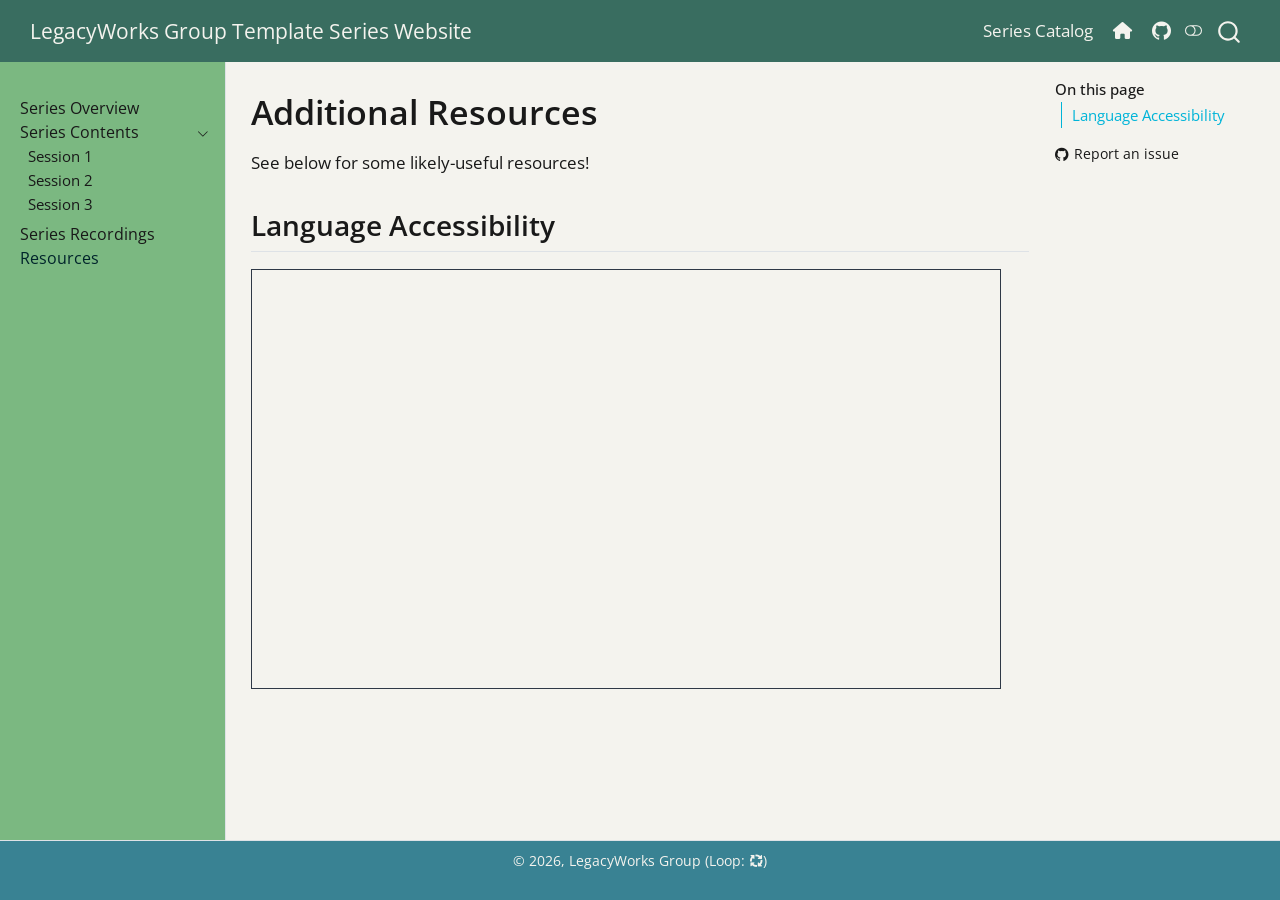
<file: resources.html>
<!DOCTYPE html>
<html xmlns="http://www.w3.org/1999/xhtml" lang="en" xml:lang="en"><head>

<meta charset="utf-8">
<meta name="generator" content="quarto-1.11.9">

<meta name="viewport" content="width=device-width, initial-scale=1.0, user-scalable=yes">


<title>Additional Resources – LegacyWorks Group Template Series Website</title>
<style>
/* Default styles provided by pandoc.
** See https://pandoc.org/MANUAL.html#variables-for-html for config info.
*/
span.smallcaps{font-variant: small-caps;}
div.columns{display: flex; gap: 1.5em;}
div.column{flex: auto;}
@media screen {
div.columns{gap: min(4vw, 1.5em);}
div.column{overflow-x: auto;}
}
div.hanging-indent{margin-left: 1.5em; text-indent: -1.5em;}
ul.task-list{list-style: none;}
ul.task-list li input[type="checkbox"] {
  width: 0.8em;
  margin: 0 0.8em 0.2em -1em; /* quarto-specific, see https://github.com/quarto-dev/quarto-cli/issues/4556 */ 
  vertical-align: middle;
}
</style>


<script src="site_libs/quarto-nav/quarto-nav.js"></script>
<script src="site_libs/quarto-nav/headroom.min.js"></script>
<script src="site_libs/clipboard/clipboard.min.js"></script>
<script src="site_libs/quarto-search/autocomplete.umd.js"></script>
<script src="site_libs/quarto-search/fuse.min.js"></script>
<script src="site_libs/quarto-search/quarto-search.js"></script>
<meta name="quarto:offset" content="./">
<link href="./content/images/logo_lwg-circle.png" rel="icon" type="image/png">
<script src="site_libs/quarto-html/quarto.js" type="module"></script>
<script src="site_libs/quarto-html/tabsets/tabsets.js" type="module"></script>
<script src="site_libs/quarto-html/scrollable-regions/scrollable-regions.js" type="module"></script>
<script src="site_libs/quarto-html/popper.min.js"></script>
<script src="site_libs/quarto-html/tippy.umd.min.js"></script>
<script src="site_libs/quarto-html/anchor.min.js"></script>
<link href="site_libs/quarto-html/tippy.css" rel="stylesheet">
<link href="site_libs/quarto-html/quarto-syntax-highlighting-63b5708e65d6cd79cd7618c58d0c21e7.css" rel="stylesheet" class="quarto-color-scheme" id="quarto-text-highlighting-styles">
<link href="site_libs/quarto-html/quarto-syntax-highlighting-dark-447e42e69aaa9833c0ba1b986f430b20.css" rel="stylesheet" class="quarto-color-scheme quarto-color-alternate" id="quarto-text-highlighting-styles">
<link href="site_libs/quarto-html/quarto-syntax-highlighting-63b5708e65d6cd79cd7618c58d0c21e7.css" rel="stylesheet" class="quarto-color-scheme-extra" id="quarto-text-highlighting-styles">
<script src="site_libs/bootstrap/bootstrap.min.js"></script>
<link href="site_libs/bootstrap/bootstrap-icons.css" rel="stylesheet">
<link href="site_libs/bootstrap/bootstrap-a3e361929195504e376ca66405fd25bb.min.css" rel="stylesheet" append-hash="true" class="quarto-color-scheme" id="quarto-bootstrap" data-mode="light">
<link href="site_libs/bootstrap/bootstrap-dark-a31996fb7bc2e089e573c947369b7264.min.css" rel="stylesheet" append-hash="true" class="quarto-color-scheme quarto-color-alternate" id="quarto-bootstrap" data-mode="dark">
<link href="site_libs/bootstrap/bootstrap-a3e361929195504e376ca66405fd25bb.min.css" rel="stylesheet" append-hash="true" class="quarto-color-scheme-extra" id="quarto-bootstrap" data-mode="light">
<link href="site_libs/quarto-contrib/fontawesome6-6.7.2/all.min.css" rel="stylesheet">
<link href="site_libs/quarto-contrib/fontawesome6-6.7.2/latex-fontsize.css" rel="stylesheet">
<script id="quarto-search-options" type="application/json">{
  "location": "navbar",
  "copy-button": false,
  "collapse-after": 3,
  "panel-placement": "end",
  "type": "overlay",
  "limit": 50,
  "keyboard-shortcut": [
    "f",
    "/",
    "s"
  ],
  "show-item-context": false,
  "language": {
    "search-no-results-text": "No results",
    "search-matching-documents-text": "matching documents",
    "search-copy-link-title": "Copy link to search",
    "search-hide-matches-text": "Hide additional matches",
    "search-more-match-text": "more match in this document",
    "search-more-matches-text": "more matches in this document",
    "search-clear-button-title": "Clear",
    "search-text-placeholder": "",
    "search-detached-cancel-button-title": "Cancel",
    "search-submit-button-title": "Submit",
    "search-label": "Search"
  }
}</script>


</head>

<body class="nav-sidebar docked nav-fixed quarto-light"><a id="quarto-skip-link" class="visually-hidden-focusable" href="#quarto-document-content">Skip to main content</a><script id="quarto-html-before-body" type="application/javascript">
    const toggleBodyColorMode = (bsSheetEl) => {
      const mode = bsSheetEl.getAttribute("data-mode");
      const bodyEl = window.document.querySelector("body");
      if (mode === "dark") {
        bodyEl.classList.add("quarto-dark");
        bodyEl.classList.remove("quarto-light");
      } else {
        bodyEl.classList.add("quarto-light");
        bodyEl.classList.remove("quarto-dark");
      }
    }
    const toggleBodyColorPrimary = () => {
      const bsSheetEl = window.document.querySelector("link#quarto-bootstrap:not([rel=disabled-stylesheet])");
      if (bsSheetEl) {
        toggleBodyColorMode(bsSheetEl);
      }
    }
    const setColorSchemeToggle = (alternate) => {
      const toggles = window.document.querySelectorAll('.quarto-color-scheme-toggle');
      for (let i=0; i < toggles.length; i++) {
        const toggle = toggles[i];
        if (toggle) {
          toggle.setAttribute("aria-checked", alternate ? "true" : "false");
          if (alternate) {
            toggle.classList.add("alternate");
          } else {
            toggle.classList.remove("alternate");
          }
        }
      }
    };
    const toggleColorMode = (alternate) => {
      // Switch the stylesheets
      const primaryStylesheets = window.document.querySelectorAll('link.quarto-color-scheme:not(.quarto-color-alternate)');
      const alternateStylesheets = window.document.querySelectorAll('link.quarto-color-scheme.quarto-color-alternate');
      manageTransitions('#quarto-margin-sidebar .nav-link', false);
      if (alternate) {
        // note: dark is layered on light, we don't disable primary!
        enableStylesheet(alternateStylesheets);
        for (const sheetNode of alternateStylesheets) {
          if (sheetNode.id === "quarto-bootstrap") {
            toggleBodyColorMode(sheetNode);
          }
        }
      } else {
        disableStylesheet(alternateStylesheets);
        enableStylesheet(primaryStylesheets)
        toggleBodyColorPrimary();
      }
      manageTransitions('#quarto-margin-sidebar .nav-link', true);
      // Switch the toggles
      setColorSchemeToggle(alternate)
    }
    // Hack to workaround the fact that safari doesn't
    // properly recolor the scrollbar when toggling (#1455).
    // Not run on load: stylesheets are set before first paint there, and
    // scrolling would undo the scroll to a URL fragment (#14973).
    // The one pixel nudge keeps the reader where they were.
    const refreshSafariScrollbar = () => {
      if (navigator.userAgent.indexOf('Safari') > 0 && navigator.userAgent.indexOf('Chrome') == -1) {
        manageTransitions("body", false);
        const scrollY = window.scrollY;
        window.scrollTo(0, scrollY > 0 ? scrollY - 1 : 1);
        setTimeout(() => {
          window.scrollTo(0, scrollY);
          manageTransitions("body", true);
        }, 40);
      }
    }
    const disableStylesheet = (stylesheets) => {
      for (let i=0; i < stylesheets.length; i++) {
        const stylesheet = stylesheets[i];
        stylesheet.rel = 'disabled-stylesheet';
      }
    }
    const enableStylesheet = (stylesheets) => {
      for (let i=0; i < stylesheets.length; i++) {
        const stylesheet = stylesheets[i];
        if(stylesheet.rel !== 'stylesheet') { // for Chrome, which will still FOUC without this check
          stylesheet.rel = 'stylesheet';
        }
      }
    }
    const manageTransitions = (selector, allowTransitions) => {
      const els = window.document.querySelectorAll(selector);
      for (let i=0; i < els.length; i++) {
        const el = els[i];
        if (allowTransitions) {
          el.classList.remove('notransition');
        } else {
          el.classList.add('notransition');
        }
      }
    }
    const isFileUrl = () => {
      return window.location.protocol === 'file:';
    }
    const hasAlternateSentinel = () => {
      let styleSentinel = getColorSchemeSentinel();
      if (styleSentinel !== null) {
        return styleSentinel === "alternate";
      } else {
        return false;
      }
    }
    const setStyleSentinel = (alternate) => {
      const value = alternate ? "alternate" : "default";
      if (!isFileUrl()) {
        window.localStorage.setItem("quarto-color-scheme", value);
      } else {
        localAlternateSentinel = value;
      }
    }
    const getColorSchemeSentinel = () => {
      if (!isFileUrl()) {
        const storageValue = window.localStorage.getItem("quarto-color-scheme");
        return storageValue != null ? storageValue : localAlternateSentinel;
      } else {
        return localAlternateSentinel;
      }
    }
    const toggleGiscusIfUsed = (isAlternate, darkModeDefault) => {
      const baseTheme = document.querySelector('#giscus-base-theme')?.value ?? 'light';
      const alternateTheme = document.querySelector('#giscus-alt-theme')?.value ?? 'dark';
      let newTheme = '';
      if(authorPrefersDark) {
        newTheme = isAlternate ? baseTheme : alternateTheme;
      } else {
        newTheme = isAlternate ? alternateTheme : baseTheme;
      }
      const changeGiscusTheme = () => {
        // From: https://github.com/giscus/giscus/issues/336
        const sendMessage = (message) => {
          const iframe = document.querySelector('iframe.giscus-frame');
          if (!iframe) return;
          iframe.contentWindow.postMessage({ giscus: message }, 'https://giscus.app');
        }
        sendMessage({
          setConfig: {
            theme: newTheme
          }
        });
      }
      const isGiscussLoaded = window.document.querySelector('iframe.giscus-frame') !== null;
      if (isGiscussLoaded) {
        changeGiscusTheme();
      }
    };
    const authorPrefersDark = false;
    const darkModeDefault = authorPrefersDark;
      document.querySelector('link#quarto-text-highlighting-styles.quarto-color-scheme-extra').rel = 'disabled-stylesheet';
      document.querySelector('link#quarto-bootstrap.quarto-color-scheme-extra').rel = 'disabled-stylesheet';
    let localAlternateSentinel = darkModeDefault ? 'alternate' : 'default';
    // Dark / light mode switch
    window.quartoToggleColorScheme = () => {
      // Read the current dark / light value
      let toAlternate = !hasAlternateSentinel();
      toggleColorMode(toAlternate);
      refreshSafariScrollbar();
      setStyleSentinel(toAlternate);
      toggleGiscusIfUsed(toAlternate, darkModeDefault);
      window.dispatchEvent(new Event('resize'));
    };
    // Switch to dark mode if need be
    if (hasAlternateSentinel()) {
      toggleColorMode(true);
    } else {
      toggleColorMode(false);
    }
  </script>

<div id="quarto-search-results"></div>
  <header id="quarto-header" class="headroom fixed-top">
    <nav class="navbar navbar-expand-lg " data-bs-theme="dark" aria-label="Site">
      <div class="navbar-container container-fluid">
      <div class="navbar-brand-container mx-auto">
    <a class="navbar-brand" href="./index.html">
    <span class="navbar-title">LegacyWorks Group Template Series Website</span>
    </a>
  </div>
          <button class="navbar-toggler" type="button" data-bs-toggle="collapse" data-bs-target="#navbarCollapse" aria-controls="navbarCollapse" aria-expanded="false" aria-label="Toggle navigation" onclick="if (window.quartoToggleHeadroom) { window.quartoToggleHeadroom(); }">
  <span class="navbar-toggler-icon"></span>
</button>
          <div class="collapse navbar-collapse" id="navbarCollapse">
            <ul class="navbar-nav navbar-nav-scroll ms-auto">
  <li class="nav-item">
    <a class="nav-link" href="https://legacyworksgroup.github.io/learning-catalog/"> 
<span class="menu-text">Series Catalog</span></a>
  </li>  
  <li class="nav-item">
    <a class="nav-link" href="https://legacyworksgroup.com/"> 
<span class="menu-text"><i class="fa-solid fa-house" aria-label="house"></i></span></a>
  </li>  
  <li class="nav-item compact">
    <a class="nav-link" href="https://github.com/LegacyWorksGroup"> <i class="bi bi-github" role="img">
</i> 
<span class="menu-text"></span></a>
  </li>  
</ul>
          </div> <!-- /navcollapse -->
            <div class="quarto-navbar-tools">
  <button type="button" role="switch" aria-checked="false" class="quarto-color-scheme-toggle quarto-navigation-tool  px-1" onclick="window.quartoToggleColorScheme(); return false;" title="Toggle dark mode" aria-label="Toggle dark mode"><i class="bi"></i></button>
</div>
            <div id="quarto-search" class="" title="Search"></div>
      </div> <!-- /container-fluid -->
    </nav>
  <nav class="quarto-secondary-nav" aria-label="Toolbar">
    <div class="container-fluid d-flex">
      <button type="button" class="quarto-btn-toggle btn" data-bs-toggle="collapse" role="button" data-bs-target=".quarto-sidebar-collapse-item" aria-controls="quarto-sidebar" aria-expanded="false" aria-label="Toggle sidebar navigation" onclick="if (window.quartoToggleHeadroom) { window.quartoToggleHeadroom(); }">
        <i class="bi bi-layout-text-sidebar-reverse"></i>
      </button>
        <nav class="quarto-page-breadcrumbs" aria-label="Breadcrumbs"><ol class="breadcrumb"><li class="breadcrumb-item"><a href="./resources.html">Resources</a></li></ol></nav>
        <a class="flex-grow-1" data-bs-toggle="collapse" data-bs-target=".quarto-sidebar-collapse-item" onclick="if (window.quartoToggleHeadroom) { window.quartoToggleHeadroom(); }">      
        </a>
    </div>
  </nav>
</header>
<!-- content -->
<div id="quarto-content" class="quarto-container page-columns page-rows-contents page-layout-article page-navbar">
<!-- sidebar -->
  <nav id="quarto-sidebar" class="sidebar collapse collapse-horizontal quarto-sidebar-collapse-item sidebar-navigation docked overflow-auto" aria-label="Section">
    <div class="sidebar-menu-container"> 
    <ul class="list-unstyled mt-1">
        <li class="sidebar-item">
  <div class="sidebar-item-container"> 
  <a href="./index.html" class="sidebar-item-text sidebar-link">
 <span class="menu-text">Series Overview</span></a>
  </div>
</li>
        <li class="sidebar-item sidebar-item-section">
      <div class="sidebar-item-container"> 
            <button type="button" class="sidebar-item-text sidebar-item-toggle sidebar-link text-start" data-bs-toggle="collapse" data-bs-target="#quarto-sidebar-section-1" aria-controls="quarto-sidebar-section-1" aria-expanded="true">
 <span class="menu-text" id="quarto-sidebar-section-1-label">Series Contents</span><i class="bi bi-chevron-right" aria-hidden="true"></i></button>
      </div>
      <ul id="quarto-sidebar-section-1" aria-labelledby="quarto-sidebar-section-1-label" class="collapse list-unstyled sidebar-section depth1 show">  
          <li class="sidebar-item">
  <div class="sidebar-item-container"> 
  <a href="./content/session-01.html" class="sidebar-item-text sidebar-link">
 <span class="menu-text">Session 1</span></a>
  </div>
</li>
          <li class="sidebar-item">
  <div class="sidebar-item-container"> 
  <a href="./content/session-02.html" class="sidebar-item-text sidebar-link">
 <span class="menu-text">Session 2</span></a>
  </div>
</li>
          <li class="sidebar-item">
  <div class="sidebar-item-container"> 
  <a href="./content/session-03.html" class="sidebar-item-text sidebar-link">
 <span class="menu-text">Session 3</span></a>
  </div>
</li>
      </ul>
  </li>
        <li class="sidebar-item">
  <div class="sidebar-item-container"> 
  <a href="./recordings.html" class="sidebar-item-text sidebar-link">
 <span class="menu-text">Series Recordings</span></a>
  </div>
</li>
        <li class="sidebar-item">
  <div class="sidebar-item-container"> 
  <a href="./resources.html" class="sidebar-item-text sidebar-link active">
 <span class="menu-text">Resources</span></a>
  </div>
</li>
    </ul>
    </div>
</nav>
<div id="quarto-sidebar-glass" class="quarto-sidebar-collapse-item" data-bs-toggle="collapse" data-bs-target=".quarto-sidebar-collapse-item"></div>
<!-- margin-sidebar -->
    <div id="quarto-margin-sidebar" class="sidebar margin-sidebar">
        <nav id="TOC" role="doc-toc" aria-labelledby="toc-title" class="toc-active">
    <h2 id="toc-title">On this page</h2>
   
  <ul>
  <li><a href="#language-accessibility" id="toc-language-accessibility" class="nav-link active" data-scroll-target="#language-accessibility">Language Accessibility</a></li>
  </ul>
<div class="toc-actions"><ul><li><a href="https://github.com/LegacyWorksGroup/issues/new" class="toc-action"><i class="bi bi-github"></i>Report an issue</a></li></ul></div></nav>
    </div>
<!-- main -->
<main class="content" id="quarto-document-content" tabindex="-1">


<header id="title-block-header" class="quarto-title-block default">
<div class="quarto-title">
<h1 class="title">Additional Resources</h1>
</div>



<div class="quarto-title-meta">

    
  
    
  </div>
  


</header>


<meta name="robots" content="noindex, nofollow">
<p>See below for some likely-useful resources!</p>
<section id="language-accessibility" class="level2">
<h2 class="anchored" data-anchor-id="language-accessibility">Language Accessibility</h2>
<iframe src="https://legacyworksgroup.github.io/learning-catalog/translate.html" height="420" width="750" style="border: 1px solid #2e3846;">
</iframe>


</section>

</main> <!-- /main -->
<script id="quarto-html-after-body" type="application/javascript">
  window.document.addEventListener("DOMContentLoaded", function (event) {
    // Ensure there is a toggle, if there isn't float one in the top right
    if (window.document.querySelector('.quarto-color-scheme-toggle') === null) {
      const toggle = window.document.createElement('button');
      toggle.type = "button";
      toggle.setAttribute("role", "switch");
      toggle.setAttribute("aria-checked", "false");
      toggle.classList.add('top-right');
      toggle.classList.add('quarto-color-scheme-toggle');
      toggle.setAttribute("aria-label", "Toggle dark mode");
      toggle.onclick = function() { try { window.quartoToggleColorScheme(); } catch {} return false; };
      const i = window.document.createElement("i");
      i.classList.add('bi');
      toggle.appendChild(i);
      // Put the toggle in a landmark of its own, so that landmark navigation
      // can reach it.
      //
      // The container is always a fresh direct child of body, and the toggle is
      // never moved into page furniture that the theme or the author controls.
      // The toggle is positioned against the page, so any ancestor that
      // establishes a containing block captures it: a positioned element or a
      // grid for position: absolute, and transform, filter, will-change or
      // contain for position: fixed. A direct child of body has none of these
      // to inherit, and the shift when one appears is silent and visual.
      //
      // ARIA says a document should have at most one banner, and axe reports a
      // duplicate whether or not the banners carry distinct labels. So use a
      // header when the page has no banner yet, and a named region otherwise.
      //
      // A header is a banner wherever it sits, unless it is inside sectioning
      // content, so this cannot just look at the children of body: a custom
      // page layout wraps the title block header in a plain div. An explicit
      // role="banner" always counts.
      const sectioning = 'article, aside, main, nav, section, [role="article"], [role="complementary"], [role="main"], [role="navigation"], [role="region"]';
      const hasBanner = Array.from(
        window.document.querySelectorAll('header:not([role]), [role="banner"]')
      ).some(function(el) {
        return el.hasAttribute("role") || el.closest(sectioning) === null;
      });
      const container = window.document.createElement(hasBanner ? "div" : "header");
      if (hasBanner) {
        container.setAttribute("role", "region");
        container.setAttribute("aria-label", "Toggle dark mode");
      }
      container.classList.add('quarto-color-scheme-toggle-container');
      container.appendChild(toggle);
      window.document.body.appendChild(container);
    }
    setColorSchemeToggle(hasAlternateSentinel())
    const icon = "";
    const anchorJS = new window.AnchorJS();
    anchorJS.options = {
      placement: 'right',
      icon: icon
    };
    anchorJS.add('.anchored');
    const isCodeAnnotation = (el) => {
      for (const clz of el.classList) {
        if (clz.startsWith('code-annotation-')) {                     
          return true;
        }
      }
      return false;
    }
    const onCopySuccess = function(e) {
      // button target
      const button = e.trigger;
      // don't keep focus
      button.blur();
      // flash "checked"
      button.classList.add('code-copy-button-checked');
      var currentTitle = button.getAttribute("title");
      button.setAttribute("title", "Copied!");
      let tooltip;
      if (window.bootstrap) {
        button.setAttribute("data-bs-toggle", "tooltip");
        button.setAttribute("data-bs-placement", "left");
        button.setAttribute("data-bs-title", "Copied!");
        tooltip = new bootstrap.Tooltip(button, 
          { trigger: "manual", 
            customClass: "code-copy-button-tooltip",
            offset: [0, -8]});
        tooltip.show();    
      }
      setTimeout(function() {
        if (tooltip) {
          tooltip.hide();
          button.removeAttribute("data-bs-title");
          button.removeAttribute("data-bs-toggle");
          button.removeAttribute("data-bs-placement");
        }
        button.setAttribute("title", currentTitle);
        button.classList.remove('code-copy-button-checked');
      }, 1000);
      // clear code selection
      e.clearSelection();
    }
    const getTextToCopy = function(trigger) {
      const outerScaffold = trigger.parentElement.cloneNode(true);
      const codeEl = outerScaffold.querySelector('code');
      for (const childEl of codeEl.children) {
        if (isCodeAnnotation(childEl)) {
          childEl.remove();
        }
      }
      return codeEl.innerText;
    }
    const clipboard = new window.ClipboardJS('.code-copy-button:not([data-in-quarto-modal])', {
      text: getTextToCopy
    });
    clipboard.on('success', onCopySuccess);
    if (window.document.getElementById('quarto-embedded-source-code-modal')) {
      const clipboardModal = new window.ClipboardJS('.code-copy-button[data-in-quarto-modal]', {
        text: getTextToCopy,
        container: window.document.getElementById('quarto-embedded-source-code-modal')
      });
      clipboardModal.on('success', onCopySuccess);
    }
      var localhostRegex = new RegExp(/^(?:http|https):\/\/localhost\:?[0-9]*\//);
      var mailtoRegex = new RegExp(/^mailto:/);
        var filterRegex = new RegExp("https:\/\/LegacyWorksGroup\.github\.io\/series-template\/");
      const newWindowLabel = "(opens in a new tab)";
      const newWindowNoteId = "quarto-ext-newwindow-label";
      // Links reference one hidden label through aria-describedby, so the
      // announcement never changes their accessible name.
      var describeNewWindow = (link) => {
        if (!window.document.getElementById(newWindowNoteId)) {
          var newWindowNote = window.document.createElement("span");
          newWindowNote.id = newWindowNoteId;
          newWindowNote.hidden = true;
          newWindowNote.textContent = newWindowLabel;
          window.document.body.appendChild(newWindowNote);
        }
        var describedBy = (link.getAttribute("aria-describedby") || "").split(/\s+/).filter(Boolean);
        if (!describedBy.includes(newWindowNoteId)) {
          describedBy.push(newWindowNoteId);
          link.setAttribute("aria-describedby", describedBy.join(" "));
        }
      }
      var isInternal = (href) => {
          return filterRegex.test(href) || localhostRegex.test(href) || mailtoRegex.test(href);
      }
      // Inspect non-navigation links and adorn them if external
      window.quartoDecorateExternalLinks = function (root) {
     var links = (root || window.document).querySelectorAll('a[href]:not(.nav-link):not(.navbar-brand):not(.toc-action):not(.sidebar-link):not(.sidebar-item-toggle):not(.pagination-link):not(.no-external):not([aria-hidden]):not(.dropdown-item):not(.quarto-navigation-tool):not(.about-link)');
      for (var i=0; i<links.length; i++) {
        const link = links[i];
        if (!isInternal(link.href)) {
          // undo the damage that might have been done by quarto-nav.js in the case of
          // links that we want to consider external
          if (link.dataset.originalHref !== undefined) {
            link.href = link.dataset.originalHref;
          }
            // target, if specified
            link.setAttribute("target", "_blank");
            if (link.getAttribute("rel") === null) {
              link.setAttribute("rel", "noopener");
            }
            describeNewWindow(link);
          if (!link.classList.contains('no-external-icon')) {
          }
        }
      }
      };
      window.quartoDecorateExternalLinks(window.document);
    // Esc closes the popup (WCAG 1.4.13) and focus leaving both trigger and
    // popup closes it (WCAG 2.4.11); tippy handles neither for interactive popups.
    const hideOnEscAndFocusOut = {
      name: 'hideOnEscAndFocusOut',
      defaultValue: true,
      fn(instance) {
        const dismiss = () => {
          // A show scheduled by the trigger delay would otherwise reopen it
          instance.clearDelayTimeouts();
          instance.hide();
        };
        const onKeyDown = (event) => {
          if (event.key !== 'Escape') {
            return;
          }
          // Keep Esc from also reaching page handlers (e.g. reveal.js overview),
          // except an open reveal.js slide menu, which Esc should close too.
          // The menu handles keys only when its keyboard option is on.
          const menuHandlesEsc = window.Reveal?.getPlugin?.('menu')?.isOpen() &&
            window.Reveal.getConfig().menu?.keyboard !== false;
          if (!menuHandlesEsc) {
            event.stopPropagation();
          }
          if (instance.popper.contains(window.document.activeElement)) {
            // Disabled while refocusing so the focus trigger does not reopen it
            instance.disable();
            instance.reference.focus();
            instance.enable();
          }
          dismiss();
        };
        const onFocusOut = (event) => {
          const target = event.relatedTarget;
          if (target && !instance.reference.contains(target) &&
              !instance.popper.contains(target)) {
            dismiss();
          }
        };
        // On the trigger too: a click trigger (code-annotations: select) has no
        // blur handling. Attached for the instance's lifetime so leaving the
        // trigger also cancels a show still pending on the trigger delay.
        instance.reference.addEventListener('focusout', onFocusOut);
        return {
          onShow() {
            window.document.addEventListener('keydown', onKeyDown, true);
            instance.popper.addEventListener('focusout', onFocusOut);
          },
          onHide() {
            window.document.removeEventListener('keydown', onKeyDown, true);
            instance.popper.removeEventListener('focusout', onFocusOut);
          },
          onDestroy() {
            instance.reference.removeEventListener('focusout', onFocusOut);
          },
        };
      },
    };
    function tippyHover(el, contentFn, onTriggerFn, onUntriggerFn) {
      const config = {
        allowHTML: true,
        maxWidth: 500,
        delay: 100,
        arrow: false,
        appendTo: function(el) {
            return el.parentElement;
        },
        interactive: true,
        interactiveBorder: 10,
        theme: 'quarto',
        placement: 'bottom-start',
        plugins: [hideOnEscAndFocusOut],
      };
      if (contentFn) {
        config.content = contentFn;
      }
      if (onTriggerFn) {
        config.onTrigger = onTriggerFn;
      }
      if (onUntriggerFn) {
        config.onUntrigger = onUntriggerFn;
      }
      window.tippy(el, config); 
    }
    const noterefs = window.document.querySelectorAll('a[role="doc-noteref"]');
    for (var i=0; i<noterefs.length; i++) {
      const ref = noterefs[i];
      tippyHover(ref, function() {
        // use id or data attribute instead here
        let href = ref.getAttribute('data-footnote-href') || ref.getAttribute('href');
        try { href = new URL(href).hash; } catch {}
        const id = href.replace(/^#\/?/, "");
        const note = window.document.getElementById(id);
        if (note) {
          return note.innerHTML;
        } else {
          return "";
        }
      });
    }
    const xrefs = window.document.querySelectorAll('a.quarto-xref');
    const processXRef = (id, note) => {
      // Strip column container classes
      const stripColumnClz = (el) => {
        el.classList.remove("page-full", "page-columns");
        if (el.children) {
          for (const child of el.children) {
            stripColumnClz(child);
          }
        }
      }
      stripColumnClz(note)
      if (id === null || id.startsWith('sec-')) {
        // Special case sections, only their first couple elements
        const container = document.createElement("div");
        if (note.children && note.children.length > 2) {
          container.appendChild(note.children[0].cloneNode(true));
          for (let i = 1; i < note.children.length; i++) {
            const child = note.children[i];
            if (child.tagName === "P" && child.innerText === "") {
              continue;
            } else {
              container.appendChild(child.cloneNode(true));
              break;
            }
          }
          if (window.Quarto?.typesetMath) {
            window.Quarto.typesetMath(container);
          }
          return container.innerHTML
        } else {
          if (window.Quarto?.typesetMath) {
            window.Quarto.typesetMath(note);
          }
          return note.innerHTML;
        }
      } else {
        // Remove any anchor links if they are present
        const anchorLink = note.querySelector('a.anchorjs-link');
        if (anchorLink) {
          anchorLink.remove();
        }
        if (window.Quarto?.typesetMath) {
          window.Quarto.typesetMath(note);
        }
        if (note.classList.contains("callout")) {
          return note.outerHTML;
        } else {
          return note.innerHTML;
        }
      }
    }
    for (var i=0; i<xrefs.length; i++) {
      const xref = xrefs[i];
      tippyHover(xref, undefined, function(instance) {
        instance.disable();
        let url = xref.getAttribute('href');
        let hash = undefined; 
        if (url.startsWith('#')) {
          hash = url;
        } else {
          try { hash = new URL(url).hash; } catch {}
        }
        if (hash) {
          const id = hash.replace(/^#\/?/, "");
          const note = window.document.getElementById(id);
          if (note !== null) {
            try {
              const html = processXRef(id, note.cloneNode(true));
              instance.setContent(html);
            } finally {
              instance.enable();
              instance.show();
            }
          } else {
            // See if we can fetch this
            fetch(url.split('#')[0])
            .then(res => res.text())
            .then(html => {
              const parser = new DOMParser();
              const htmlDoc = parser.parseFromString(html, "text/html");
              const note = htmlDoc.getElementById(id);
              if (note !== null) {
                const html = processXRef(id, note);
                instance.setContent(html);
              } 
            }).finally(() => {
              instance.enable();
              instance.show();
            });
          }
        } else {
          // See if we can fetch a full url (with no hash to target)
          // This is a special case and we should probably do some content thinning / targeting
          fetch(url)
          .then(res => res.text())
          .then(html => {
            const parser = new DOMParser();
            const htmlDoc = parser.parseFromString(html, "text/html");
            const note = htmlDoc.querySelector('main.content');
            if (note !== null) {
              // This should only happen for chapter cross references
              // (since there is no id in the URL)
              // remove the first header
              if (note.children.length > 0 && note.children[0].tagName === "HEADER") {
                note.children[0].remove();
              }
              const html = processXRef(null, note);
              instance.setContent(html);
            } 
          }).finally(() => {
            instance.enable();
            instance.show();
          });
        }
      }, function(instance) {
      });
    }
        let selectedAnnoteEl;
        const selectorForAnnotation = ( cell, annotation) => {
          let cellAttr = 'data-code-cell="' + cell + '"';
          let lineAttr = 'data-code-annotation="' +  annotation + '"';
          const selector = 'span[' + cellAttr + '][' + lineAttr + ']';
          return selector;
        }
        const selectCodeLines = (annoteEl) => {
          const doc = window.document;
          const targetCell = annoteEl.getAttribute("data-target-cell");
          const targetAnnotation = annoteEl.getAttribute("data-target-annotation");
          const annoteSpan = window.document.querySelector(selectorForAnnotation(targetCell, targetAnnotation));
          const lines = annoteSpan.getAttribute("data-code-lines").split(",");
          const lineIds = lines.map((line) => {
            return targetCell + "-" + line;
          })
          // Each band is positioned against its own containing block, which is
          // not the offsetParent of the lines, so place it from client rects.
          const placeBand = (band, firstEl, lastEl, codeBlock) => {
            const container = band.offsetParent;
            if (container === null) {
              return;
            }
            const containerRect = container.getBoundingClientRect();
            // Reveal.js scales slides with a transform, so convert client
            // pixels back to the CSS pixels of the container.
            const scale = containerRect.height / container.offsetHeight || 1;
            const firstRect = firstEl.getBoundingClientRect();
            const lastRect = lastEl.getBoundingClientRect();
            const top = (firstRect.top - containerRect.top) / scale - container.clientTop + container.scrollTop;
            const height = (lastRect.bottom - firstRect.top) / scale;
            band.style.top = top - 2 + "px";
            band.style.height = height + 4 + "px";
            if (codeBlock) {
              // Without the copy button wrapper, the containing block is wider
              // than the code block, so span the code block explicitly.
              const blockRect = codeBlock.getBoundingClientRect();
              band.style.left = (blockRect.left - containerRect.left) / scale - container.clientLeft + container.scrollLeft + "px";
              band.style.width = blockRect.width / scale + "px";
            }
          };
          if (lineIds.length > 0) {
            const el = window.document.getElementById(lineIds[0]);
            const lastEl = window.document.getElementById(lineIds[lineIds.length - 1]);
            const parent = el.parentElement.parentElement;
            // cook up a div (if necessary) and position it
            let div = window.document.getElementById("code-annotation-line-highlight");
            if (div === null) {
              div = window.document.createElement("div");
              div.setAttribute("id", "code-annotation-line-highlight");
              div.style.position = 'absolute';
              parent.appendChild(div);
            }
            placeBand(div, el, lastEl, parent.closest("div.sourceCode") || parent);
            let gutterDiv = window.document.getElementById("code-annotation-line-highlight-gutter");
            if (gutterDiv === null) {
              gutterDiv = window.document.createElement("div");
              gutterDiv.setAttribute("id", "code-annotation-line-highlight-gutter");
              gutterDiv.style.position = 'absolute';
              const codeCell = window.document.getElementById(targetCell);
              const gutter = codeCell.querySelector('.code-annotation-gutter');
              gutter.appendChild(gutterDiv);
            }
            placeBand(gutterDiv, el, lastEl);
            selectedAnnoteEl = annoteEl;
          }
        };
        const unselectCodeLines = () => {
          const elementsIds = ["code-annotation-line-highlight", "code-annotation-line-highlight-gutter"];
          elementsIds.forEach((elId) => {
            const div = window.document.getElementById(elId);
            if (div) {
              div.remove();
            }
          });
          selectedAnnoteEl = undefined;
        };
          // Handle positioning of the toggle
      window.addEventListener(
        "resize",
        throttle(() => {
          elRect = undefined;
          if (selectedAnnoteEl) {
            selectCodeLines(selectedAnnoteEl);
          }
        }, 10)
      );
      function throttle(fn, ms) {
      let throttle = false;
      let timer;
        return (...args) => {
          if(!throttle) { // first call gets through
              fn.apply(this, args);
              throttle = true;
          } else { // all the others get throttled
              if(timer) clearTimeout(timer); // cancel #2
              timer = setTimeout(() => {
                fn.apply(this, args);
                timer = throttle = false;
              }, ms);
          }
        };
      }
        // Attach click handler to the DT
        const annoteDls = window.document.querySelectorAll('dt[data-target-cell]');
        for (const annoteDlNode of annoteDls) {
          annoteDlNode.addEventListener('click', (event) => {
            const clickedEl = event.target;
            if (clickedEl !== selectedAnnoteEl) {
              unselectCodeLines();
              const activeEl = window.document.querySelector('dt[data-target-cell].code-annotation-active');
              if (activeEl) {
                activeEl.classList.remove('code-annotation-active');
              }
              selectCodeLines(clickedEl);
              clickedEl.classList.add('code-annotation-active');
            } else {
              // Unselect the line
              unselectCodeLines();
              clickedEl.classList.remove('code-annotation-active');
            }
          });
        }
    const findCites = (el) => {
      const parentEl = el.parentElement;
      if (parentEl) {
        const cites = parentEl.dataset.cites;
        if (cites) {
          return {
            el,
            cites: cites.split(' ')
          };
        } else {
          return findCites(el.parentElement)
        }
      } else {
        return undefined;
      }
    };
    var bibliorefs = window.document.querySelectorAll('a[role="doc-biblioref"]');
    for (var i=0; i<bibliorefs.length; i++) {
      const ref = bibliorefs[i];
      const citeInfo = findCites(ref);
      if (citeInfo) {
        tippyHover(citeInfo.el, function() {
          var popup = window.document.createElement('div');
          citeInfo.cites.forEach(function(cite) {
            var citeDiv = window.document.createElement('div');
            citeDiv.classList.add('hanging-indent');
            citeDiv.classList.add('csl-entry');
            var biblioDiv = window.document.getElementById('ref-' + cite);
            if (biblioDiv) {
              citeDiv.innerHTML = biblioDiv.innerHTML;
            }
            popup.appendChild(citeDiv);
          });
          return popup.innerHTML;
        });
      }
    }
  });
  </script>
  <script type="application/javascript">
  window.quartoScrollableRegionsLabels = {"code":"Scrollable code","output":"Scrollable output"};
  </script>
</div> <!-- /content -->
<footer class="footer">
  <div class="nav-footer">
    <div class="nav-footer-left">
      &nbsp;
    </div>   
    <div class="nav-footer-center">
<p>© 2026, LegacyWorks Group (Loop: <a href="https://sites.google.com/legacyworksgroup.com/legacy-loop/legacyloop"><i class="fa-solid fa-arrows-spin" aria-label="arrows-spin"></i></a>)</p>
<div class="toc-actions d-sm-block d-md-none"><ul><li><a href="https://github.com/LegacyWorksGroup/issues/new" class="toc-action"><i class="bi bi-github"></i>Report an issue</a></li></ul></div></div>
    <div class="nav-footer-right">
      &nbsp;
    </div>
  </div>
</footer>




</body></html>
</file>
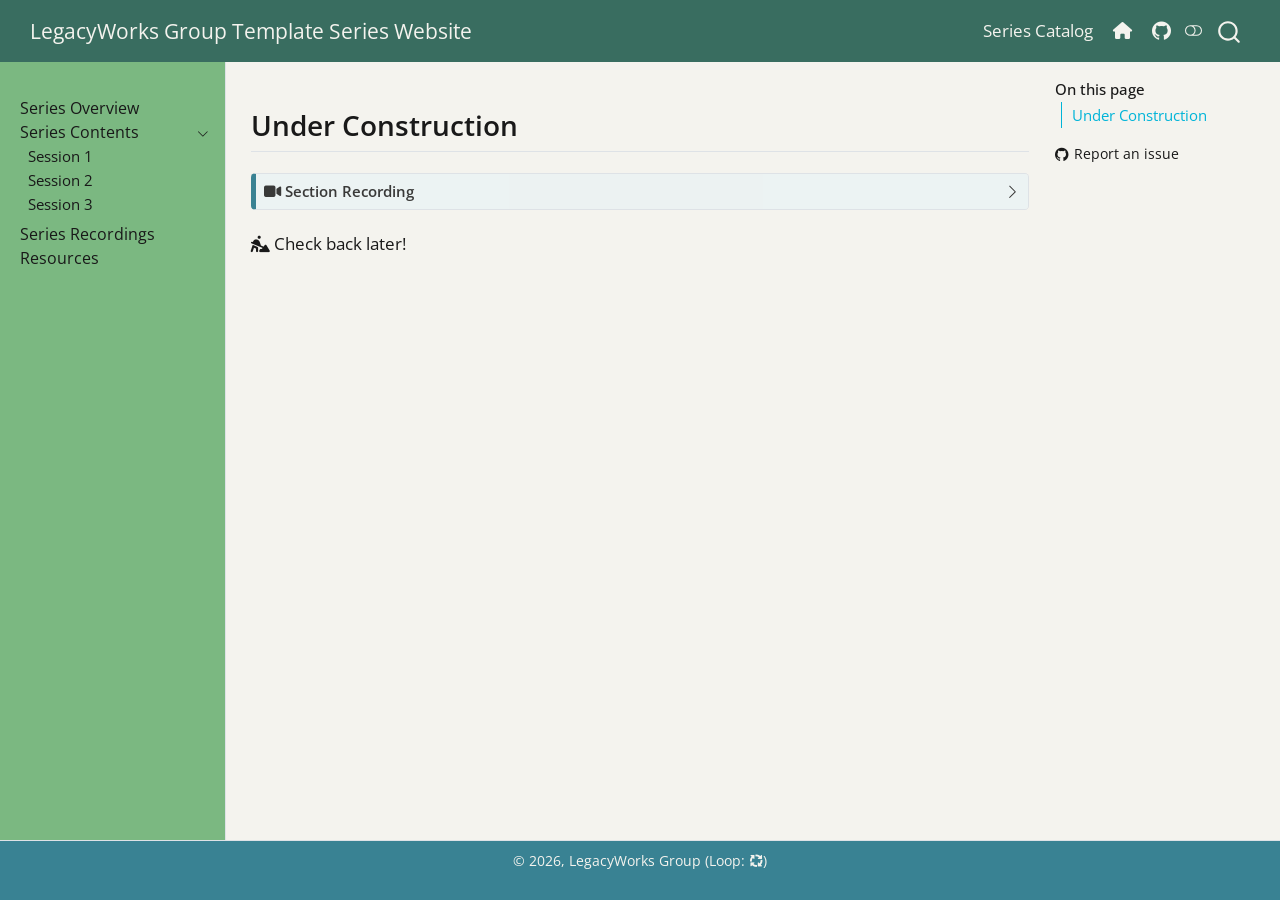
<file: content/-subtopic-01.html>
<!DOCTYPE html>
<html xmlns="http://www.w3.org/1999/xhtml" lang="en" xml:lang="en"><head>

<meta charset="utf-8">
<meta name="generator" content="quarto-1.11.9">

<meta name="viewport" content="width=device-width, initial-scale=1.0, user-scalable=yes">


<title>subtopic-01 – LegacyWorks Group Template Series Website</title>
<style>
/* Default styles provided by pandoc.
** See https://pandoc.org/MANUAL.html#variables-for-html for config info.
*/
span.smallcaps{font-variant: small-caps;}
div.columns{display: flex; gap: 1.5em;}
div.column{flex: auto;}
@media screen {
div.columns{gap: min(4vw, 1.5em);}
div.column{overflow-x: auto;}
}
div.hanging-indent{margin-left: 1.5em; text-indent: -1.5em;}
ul.task-list{list-style: none;}
ul.task-list li input[type="checkbox"] {
  width: 0.8em;
  margin: 0 0.8em 0.2em -1em; /* quarto-specific, see https://github.com/quarto-dev/quarto-cli/issues/4556 */ 
  vertical-align: middle;
}
</style>


<script src="../site_libs/quarto-nav/quarto-nav.js"></script>
<script src="../site_libs/quarto-nav/headroom.min.js"></script>
<script src="../site_libs/clipboard/clipboard.min.js"></script>
<script src="../site_libs/quarto-search/autocomplete.umd.js"></script>
<script src="../site_libs/quarto-search/fuse.min.js"></script>
<script src="../site_libs/quarto-search/quarto-search.js"></script>
<meta name="quarto:offset" content="../">
<link href="../content/images/logo_lwg-circle.png" rel="icon" type="image/png">
<script src="../site_libs/quarto-html/quarto.js" type="module"></script>
<script src="../site_libs/quarto-html/tabsets/tabsets.js" type="module"></script>
<script src="../site_libs/quarto-html/scrollable-regions/scrollable-regions.js" type="module"></script>
<script src="../site_libs/quarto-html/popper.min.js"></script>
<script src="../site_libs/quarto-html/tippy.umd.min.js"></script>
<script src="../site_libs/quarto-html/anchor.min.js"></script>
<link href="../site_libs/quarto-html/tippy.css" rel="stylesheet">
<link href="../site_libs/quarto-html/quarto-syntax-highlighting-63b5708e65d6cd79cd7618c58d0c21e7.css" rel="stylesheet" class="quarto-color-scheme" id="quarto-text-highlighting-styles">
<link href="../site_libs/quarto-html/quarto-syntax-highlighting-dark-447e42e69aaa9833c0ba1b986f430b20.css" rel="stylesheet" class="quarto-color-scheme quarto-color-alternate" id="quarto-text-highlighting-styles">
<link href="../site_libs/quarto-html/quarto-syntax-highlighting-63b5708e65d6cd79cd7618c58d0c21e7.css" rel="stylesheet" class="quarto-color-scheme-extra" id="quarto-text-highlighting-styles">
<script src="../site_libs/bootstrap/bootstrap.min.js"></script>
<link href="../site_libs/bootstrap/bootstrap-icons.css" rel="stylesheet">
<link href="../site_libs/bootstrap/bootstrap-a3e361929195504e376ca66405fd25bb.min.css" rel="stylesheet" append-hash="true" class="quarto-color-scheme" id="quarto-bootstrap" data-mode="light">
<link href="../site_libs/bootstrap/bootstrap-dark-a31996fb7bc2e089e573c947369b7264.min.css" rel="stylesheet" append-hash="true" class="quarto-color-scheme quarto-color-alternate" id="quarto-bootstrap" data-mode="dark">
<link href="../site_libs/bootstrap/bootstrap-a3e361929195504e376ca66405fd25bb.min.css" rel="stylesheet" append-hash="true" class="quarto-color-scheme-extra" id="quarto-bootstrap" data-mode="light">
<link href="../site_libs/quarto-contrib/fontawesome6-6.7.2/all.min.css" rel="stylesheet">
<link href="../site_libs/quarto-contrib/fontawesome6-6.7.2/latex-fontsize.css" rel="stylesheet">
<script id="quarto-search-options" type="application/json">{
  "location": "navbar",
  "copy-button": false,
  "collapse-after": 3,
  "panel-placement": "end",
  "type": "overlay",
  "limit": 50,
  "keyboard-shortcut": [
    "f",
    "/",
    "s"
  ],
  "show-item-context": false,
  "language": {
    "search-no-results-text": "No results",
    "search-matching-documents-text": "matching documents",
    "search-copy-link-title": "Copy link to search",
    "search-hide-matches-text": "Hide additional matches",
    "search-more-match-text": "more match in this document",
    "search-more-matches-text": "more matches in this document",
    "search-clear-button-title": "Clear",
    "search-text-placeholder": "",
    "search-detached-cancel-button-title": "Cancel",
    "search-submit-button-title": "Submit",
    "search-label": "Search"
  }
}</script>


</head>

<body class="nav-sidebar docked nav-fixed quarto-light"><a id="quarto-skip-link" class="visually-hidden-focusable" href="#quarto-document-content">Skip to main content</a><script id="quarto-html-before-body" type="application/javascript">
    const toggleBodyColorMode = (bsSheetEl) => {
      const mode = bsSheetEl.getAttribute("data-mode");
      const bodyEl = window.document.querySelector("body");
      if (mode === "dark") {
        bodyEl.classList.add("quarto-dark");
        bodyEl.classList.remove("quarto-light");
      } else {
        bodyEl.classList.add("quarto-light");
        bodyEl.classList.remove("quarto-dark");
      }
    }
    const toggleBodyColorPrimary = () => {
      const bsSheetEl = window.document.querySelector("link#quarto-bootstrap:not([rel=disabled-stylesheet])");
      if (bsSheetEl) {
        toggleBodyColorMode(bsSheetEl);
      }
    }
    const setColorSchemeToggle = (alternate) => {
      const toggles = window.document.querySelectorAll('.quarto-color-scheme-toggle');
      for (let i=0; i < toggles.length; i++) {
        const toggle = toggles[i];
        if (toggle) {
          toggle.setAttribute("aria-checked", alternate ? "true" : "false");
          if (alternate) {
            toggle.classList.add("alternate");
          } else {
            toggle.classList.remove("alternate");
          }
        }
      }
    };
    const toggleColorMode = (alternate) => {
      // Switch the stylesheets
      const primaryStylesheets = window.document.querySelectorAll('link.quarto-color-scheme:not(.quarto-color-alternate)');
      const alternateStylesheets = window.document.querySelectorAll('link.quarto-color-scheme.quarto-color-alternate');
      manageTransitions('#quarto-margin-sidebar .nav-link', false);
      if (alternate) {
        // note: dark is layered on light, we don't disable primary!
        enableStylesheet(alternateStylesheets);
        for (const sheetNode of alternateStylesheets) {
          if (sheetNode.id === "quarto-bootstrap") {
            toggleBodyColorMode(sheetNode);
          }
        }
      } else {
        disableStylesheet(alternateStylesheets);
        enableStylesheet(primaryStylesheets)
        toggleBodyColorPrimary();
      }
      manageTransitions('#quarto-margin-sidebar .nav-link', true);
      // Switch the toggles
      setColorSchemeToggle(alternate)
    }
    // Hack to workaround the fact that safari doesn't
    // properly recolor the scrollbar when toggling (#1455).
    // Not run on load: stylesheets are set before first paint there, and
    // scrolling would undo the scroll to a URL fragment (#14973).
    // The one pixel nudge keeps the reader where they were.
    const refreshSafariScrollbar = () => {
      if (navigator.userAgent.indexOf('Safari') > 0 && navigator.userAgent.indexOf('Chrome') == -1) {
        manageTransitions("body", false);
        const scrollY = window.scrollY;
        window.scrollTo(0, scrollY > 0 ? scrollY - 1 : 1);
        setTimeout(() => {
          window.scrollTo(0, scrollY);
          manageTransitions("body", true);
        }, 40);
      }
    }
    const disableStylesheet = (stylesheets) => {
      for (let i=0; i < stylesheets.length; i++) {
        const stylesheet = stylesheets[i];
        stylesheet.rel = 'disabled-stylesheet';
      }
    }
    const enableStylesheet = (stylesheets) => {
      for (let i=0; i < stylesheets.length; i++) {
        const stylesheet = stylesheets[i];
        if(stylesheet.rel !== 'stylesheet') { // for Chrome, which will still FOUC without this check
          stylesheet.rel = 'stylesheet';
        }
      }
    }
    const manageTransitions = (selector, allowTransitions) => {
      const els = window.document.querySelectorAll(selector);
      for (let i=0; i < els.length; i++) {
        const el = els[i];
        if (allowTransitions) {
          el.classList.remove('notransition');
        } else {
          el.classList.add('notransition');
        }
      }
    }
    const isFileUrl = () => {
      return window.location.protocol === 'file:';
    }
    const hasAlternateSentinel = () => {
      let styleSentinel = getColorSchemeSentinel();
      if (styleSentinel !== null) {
        return styleSentinel === "alternate";
      } else {
        return false;
      }
    }
    const setStyleSentinel = (alternate) => {
      const value = alternate ? "alternate" : "default";
      if (!isFileUrl()) {
        window.localStorage.setItem("quarto-color-scheme", value);
      } else {
        localAlternateSentinel = value;
      }
    }
    const getColorSchemeSentinel = () => {
      if (!isFileUrl()) {
        const storageValue = window.localStorage.getItem("quarto-color-scheme");
        return storageValue != null ? storageValue : localAlternateSentinel;
      } else {
        return localAlternateSentinel;
      }
    }
    const toggleGiscusIfUsed = (isAlternate, darkModeDefault) => {
      const baseTheme = document.querySelector('#giscus-base-theme')?.value ?? 'light';
      const alternateTheme = document.querySelector('#giscus-alt-theme')?.value ?? 'dark';
      let newTheme = '';
      if(authorPrefersDark) {
        newTheme = isAlternate ? baseTheme : alternateTheme;
      } else {
        newTheme = isAlternate ? alternateTheme : baseTheme;
      }
      const changeGiscusTheme = () => {
        // From: https://github.com/giscus/giscus/issues/336
        const sendMessage = (message) => {
          const iframe = document.querySelector('iframe.giscus-frame');
          if (!iframe) return;
          iframe.contentWindow.postMessage({ giscus: message }, 'https://giscus.app');
        }
        sendMessage({
          setConfig: {
            theme: newTheme
          }
        });
      }
      const isGiscussLoaded = window.document.querySelector('iframe.giscus-frame') !== null;
      if (isGiscussLoaded) {
        changeGiscusTheme();
      }
    };
    const authorPrefersDark = false;
    const darkModeDefault = authorPrefersDark;
      document.querySelector('link#quarto-text-highlighting-styles.quarto-color-scheme-extra').rel = 'disabled-stylesheet';
      document.querySelector('link#quarto-bootstrap.quarto-color-scheme-extra').rel = 'disabled-stylesheet';
    let localAlternateSentinel = darkModeDefault ? 'alternate' : 'default';
    // Dark / light mode switch
    window.quartoToggleColorScheme = () => {
      // Read the current dark / light value
      let toAlternate = !hasAlternateSentinel();
      toggleColorMode(toAlternate);
      refreshSafariScrollbar();
      setStyleSentinel(toAlternate);
      toggleGiscusIfUsed(toAlternate, darkModeDefault);
      window.dispatchEvent(new Event('resize'));
    };
    // Switch to dark mode if need be
    if (hasAlternateSentinel()) {
      toggleColorMode(true);
    } else {
      toggleColorMode(false);
    }
  </script>

<div id="quarto-search-results"></div>
  <header id="quarto-header" class="headroom fixed-top">
    <nav class="navbar navbar-expand-lg " data-bs-theme="dark" aria-label="Site">
      <div class="navbar-container container-fluid">
      <div class="navbar-brand-container mx-auto">
    <a class="navbar-brand" href="../index.html">
    <span class="navbar-title">LegacyWorks Group Template Series Website</span>
    </a>
  </div>
          <button class="navbar-toggler" type="button" data-bs-toggle="collapse" data-bs-target="#navbarCollapse" aria-controls="navbarCollapse" aria-expanded="false" aria-label="Toggle navigation" onclick="if (window.quartoToggleHeadroom) { window.quartoToggleHeadroom(); }">
  <span class="navbar-toggler-icon"></span>
</button>
          <div class="collapse navbar-collapse" id="navbarCollapse">
            <ul class="navbar-nav navbar-nav-scroll ms-auto">
  <li class="nav-item">
    <a class="nav-link" href="https://legacyworksgroup.github.io/learning-catalog/"> 
<span class="menu-text">Series Catalog</span></a>
  </li>  
  <li class="nav-item">
    <a class="nav-link" href="https://legacyworksgroup.com/"> 
<span class="menu-text"><i class="fa-solid fa-house" aria-label="house"></i></span></a>
  </li>  
  <li class="nav-item compact">
    <a class="nav-link" href="https://github.com/LegacyWorksGroup"> <i class="bi bi-github" role="img">
</i> 
<span class="menu-text"></span></a>
  </li>  
</ul>
          </div> <!-- /navcollapse -->
            <div class="quarto-navbar-tools">
  <button type="button" role="switch" aria-checked="false" class="quarto-color-scheme-toggle quarto-navigation-tool  px-1" onclick="window.quartoToggleColorScheme(); return false;" title="Toggle dark mode" aria-label="Toggle dark mode"><i class="bi"></i></button>
</div>
            <div id="quarto-search" class="" title="Search"></div>
      </div> <!-- /container-fluid -->
    </nav>
  <nav class="quarto-secondary-nav" aria-label="Toolbar">
    <div class="container-fluid d-flex">
      <button type="button" class="quarto-btn-toggle btn" data-bs-toggle="collapse" role="button" data-bs-target=".quarto-sidebar-collapse-item" aria-controls="quarto-sidebar" aria-expanded="false" aria-label="Toggle sidebar navigation" onclick="if (window.quartoToggleHeadroom) { window.quartoToggleHeadroom(); }">
        <i class="bi bi-layout-text-sidebar-reverse"></i>
      </button>
        <nav class="quarto-page-breadcrumbs" aria-label="Breadcrumbs"><ol class="breadcrumb"></ol></nav>
        <a class="flex-grow-1" data-bs-toggle="collapse" data-bs-target=".quarto-sidebar-collapse-item" onclick="if (window.quartoToggleHeadroom) { window.quartoToggleHeadroom(); }">      
        </a>
    </div>
  </nav>
</header>
<!-- content -->
<div id="quarto-content" class="quarto-container page-columns page-rows-contents page-layout-article page-navbar">
<!-- sidebar -->
  <nav id="quarto-sidebar" class="sidebar collapse collapse-horizontal quarto-sidebar-collapse-item sidebar-navigation docked overflow-auto" aria-label="Section">
    <div class="sidebar-menu-container"> 
    <ul class="list-unstyled mt-1">
        <li class="sidebar-item">
  <div class="sidebar-item-container"> 
  <a href="../index.html" class="sidebar-item-text sidebar-link">
 <span class="menu-text">Series Overview</span></a>
  </div>
</li>
        <li class="sidebar-item sidebar-item-section">
      <div class="sidebar-item-container"> 
            <button type="button" class="sidebar-item-text sidebar-item-toggle sidebar-link text-start" data-bs-toggle="collapse" data-bs-target="#quarto-sidebar-section-1" aria-controls="quarto-sidebar-section-1" aria-expanded="true">
 <span class="menu-text" id="quarto-sidebar-section-1-label">Series Contents</span><i class="bi bi-chevron-right" aria-hidden="true"></i></button>
      </div>
      <ul id="quarto-sidebar-section-1" aria-labelledby="quarto-sidebar-section-1-label" class="collapse list-unstyled sidebar-section depth1 show">  
          <li class="sidebar-item">
  <div class="sidebar-item-container"> 
  <a href="../content/session-01.html" class="sidebar-item-text sidebar-link">
 <span class="menu-text">Session 1</span></a>
  </div>
</li>
          <li class="sidebar-item">
  <div class="sidebar-item-container"> 
  <a href="../content/session-02.html" class="sidebar-item-text sidebar-link">
 <span class="menu-text">Session 2</span></a>
  </div>
</li>
          <li class="sidebar-item">
  <div class="sidebar-item-container"> 
  <a href="../content/session-03.html" class="sidebar-item-text sidebar-link">
 <span class="menu-text">Session 3</span></a>
  </div>
</li>
      </ul>
  </li>
        <li class="sidebar-item">
  <div class="sidebar-item-container"> 
  <a href="../recordings.html" class="sidebar-item-text sidebar-link">
 <span class="menu-text">Series Recordings</span></a>
  </div>
</li>
        <li class="sidebar-item">
  <div class="sidebar-item-container"> 
  <a href="../resources.html" class="sidebar-item-text sidebar-link">
 <span class="menu-text">Resources</span></a>
  </div>
</li>
    </ul>
    </div>
</nav>
<div id="quarto-sidebar-glass" class="quarto-sidebar-collapse-item" data-bs-toggle="collapse" data-bs-target=".quarto-sidebar-collapse-item"></div>
<!-- margin-sidebar -->
    <div id="quarto-margin-sidebar" class="sidebar margin-sidebar">
        <nav id="TOC" role="doc-toc" aria-labelledby="toc-title" class="toc-active">
    <h2 id="toc-title">On this page</h2>
   
  <ul>
  <li><a href="#under-construction" id="toc-under-construction" class="nav-link active" data-scroll-target="#under-construction">Under Construction</a></li>
  </ul>
<div class="toc-actions"><ul><li><a href="https://github.com/LegacyWorksGroup/issues/new" class="toc-action"><i class="bi bi-github"></i>Report an issue</a></li></ul></div></nav>
    </div>
<!-- main -->
<main class="content" id="quarto-document-content" tabindex="-1"><header id="title-block-header" class="quarto-title-block"></header>





<section id="under-construction" class="level2">
<h2 class="anchored" data-anchor-id="under-construction">Under Construction</h2>
<div class="callout callout-style-default callout-note no-icon callout-titled">
<div class="callout-header d-flex align-content-center collapsed" data-bs-toggle="collapse" data-bs-target=".callout-1-contents" aria-controls="callout-1" aria-expanded="false" aria-label="Toggle callout">
<div class="callout-icon-container">
<i class="callout-icon no-icon"></i>
</div>
<div class="callout-title-container flex-fill">
<span class="screen-reader-only">Note</span><i class="fa-solid fa-video" aria-label="video"></i> Section Recording
</div>
<div class="callout-btn-toggle d-inline-block border-0 py-1 ps-1 pe-0 float-end"><i class="callout-toggle"></i></div>
</div>
<div id="callout-1" class="callout-1-contents callout-collapse collapse">
<div class="callout-body-container callout-body">
<p><em>Relevant recording to be added; stay tuned!</em></p>
</div>
</div>
</div>
<p><i class="fa-solid fa-person-digging" aria-label="person-digging"></i> Check back later!</p>


</section>

</main> <!-- /main -->
<script id="quarto-html-after-body" type="application/javascript">
  window.document.addEventListener("DOMContentLoaded", function (event) {
    // Ensure there is a toggle, if there isn't float one in the top right
    if (window.document.querySelector('.quarto-color-scheme-toggle') === null) {
      const toggle = window.document.createElement('button');
      toggle.type = "button";
      toggle.setAttribute("role", "switch");
      toggle.setAttribute("aria-checked", "false");
      toggle.classList.add('top-right');
      toggle.classList.add('quarto-color-scheme-toggle');
      toggle.setAttribute("aria-label", "Toggle dark mode");
      toggle.onclick = function() { try { window.quartoToggleColorScheme(); } catch {} return false; };
      const i = window.document.createElement("i");
      i.classList.add('bi');
      toggle.appendChild(i);
      // Put the toggle in a landmark of its own, so that landmark navigation
      // can reach it.
      //
      // The container is always a fresh direct child of body, and the toggle is
      // never moved into page furniture that the theme or the author controls.
      // The toggle is positioned against the page, so any ancestor that
      // establishes a containing block captures it: a positioned element or a
      // grid for position: absolute, and transform, filter, will-change or
      // contain for position: fixed. A direct child of body has none of these
      // to inherit, and the shift when one appears is silent and visual.
      //
      // ARIA says a document should have at most one banner, and axe reports a
      // duplicate whether or not the banners carry distinct labels. So use a
      // header when the page has no banner yet, and a named region otherwise.
      //
      // A header is a banner wherever it sits, unless it is inside sectioning
      // content, so this cannot just look at the children of body: a custom
      // page layout wraps the title block header in a plain div. An explicit
      // role="banner" always counts.
      const sectioning = 'article, aside, main, nav, section, [role="article"], [role="complementary"], [role="main"], [role="navigation"], [role="region"]';
      const hasBanner = Array.from(
        window.document.querySelectorAll('header:not([role]), [role="banner"]')
      ).some(function(el) {
        return el.hasAttribute("role") || el.closest(sectioning) === null;
      });
      const container = window.document.createElement(hasBanner ? "div" : "header");
      if (hasBanner) {
        container.setAttribute("role", "region");
        container.setAttribute("aria-label", "Toggle dark mode");
      }
      container.classList.add('quarto-color-scheme-toggle-container');
      container.appendChild(toggle);
      window.document.body.appendChild(container);
    }
    setColorSchemeToggle(hasAlternateSentinel())
    const icon = "";
    const anchorJS = new window.AnchorJS();
    anchorJS.options = {
      placement: 'right',
      icon: icon
    };
    anchorJS.add('.anchored');
    const isCodeAnnotation = (el) => {
      for (const clz of el.classList) {
        if (clz.startsWith('code-annotation-')) {                     
          return true;
        }
      }
      return false;
    }
    const onCopySuccess = function(e) {
      // button target
      const button = e.trigger;
      // don't keep focus
      button.blur();
      // flash "checked"
      button.classList.add('code-copy-button-checked');
      var currentTitle = button.getAttribute("title");
      button.setAttribute("title", "Copied!");
      let tooltip;
      if (window.bootstrap) {
        button.setAttribute("data-bs-toggle", "tooltip");
        button.setAttribute("data-bs-placement", "left");
        button.setAttribute("data-bs-title", "Copied!");
        tooltip = new bootstrap.Tooltip(button, 
          { trigger: "manual", 
            customClass: "code-copy-button-tooltip",
            offset: [0, -8]});
        tooltip.show();    
      }
      setTimeout(function() {
        if (tooltip) {
          tooltip.hide();
          button.removeAttribute("data-bs-title");
          button.removeAttribute("data-bs-toggle");
          button.removeAttribute("data-bs-placement");
        }
        button.setAttribute("title", currentTitle);
        button.classList.remove('code-copy-button-checked');
      }, 1000);
      // clear code selection
      e.clearSelection();
    }
    const getTextToCopy = function(trigger) {
      const outerScaffold = trigger.parentElement.cloneNode(true);
      const codeEl = outerScaffold.querySelector('code');
      for (const childEl of codeEl.children) {
        if (isCodeAnnotation(childEl)) {
          childEl.remove();
        }
      }
      return codeEl.innerText;
    }
    const clipboard = new window.ClipboardJS('.code-copy-button:not([data-in-quarto-modal])', {
      text: getTextToCopy
    });
    clipboard.on('success', onCopySuccess);
    if (window.document.getElementById('quarto-embedded-source-code-modal')) {
      const clipboardModal = new window.ClipboardJS('.code-copy-button[data-in-quarto-modal]', {
        text: getTextToCopy,
        container: window.document.getElementById('quarto-embedded-source-code-modal')
      });
      clipboardModal.on('success', onCopySuccess);
    }
      var localhostRegex = new RegExp(/^(?:http|https):\/\/localhost\:?[0-9]*\//);
      var mailtoRegex = new RegExp(/^mailto:/);
        var filterRegex = new RegExp("https:\/\/LegacyWorksGroup\.github\.io\/series-template\/");
      const newWindowLabel = "(opens in a new tab)";
      const newWindowNoteId = "quarto-ext-newwindow-label";
      // Links reference one hidden label through aria-describedby, so the
      // announcement never changes their accessible name.
      var describeNewWindow = (link) => {
        if (!window.document.getElementById(newWindowNoteId)) {
          var newWindowNote = window.document.createElement("span");
          newWindowNote.id = newWindowNoteId;
          newWindowNote.hidden = true;
          newWindowNote.textContent = newWindowLabel;
          window.document.body.appendChild(newWindowNote);
        }
        var describedBy = (link.getAttribute("aria-describedby") || "").split(/\s+/).filter(Boolean);
        if (!describedBy.includes(newWindowNoteId)) {
          describedBy.push(newWindowNoteId);
          link.setAttribute("aria-describedby", describedBy.join(" "));
        }
      }
      var isInternal = (href) => {
          return filterRegex.test(href) || localhostRegex.test(href) || mailtoRegex.test(href);
      }
      // Inspect non-navigation links and adorn them if external
      window.quartoDecorateExternalLinks = function (root) {
     var links = (root || window.document).querySelectorAll('a[href]:not(.nav-link):not(.navbar-brand):not(.toc-action):not(.sidebar-link):not(.sidebar-item-toggle):not(.pagination-link):not(.no-external):not([aria-hidden]):not(.dropdown-item):not(.quarto-navigation-tool):not(.about-link)');
      for (var i=0; i<links.length; i++) {
        const link = links[i];
        if (!isInternal(link.href)) {
          // undo the damage that might have been done by quarto-nav.js in the case of
          // links that we want to consider external
          if (link.dataset.originalHref !== undefined) {
            link.href = link.dataset.originalHref;
          }
            // target, if specified
            link.setAttribute("target", "_blank");
            if (link.getAttribute("rel") === null) {
              link.setAttribute("rel", "noopener");
            }
            describeNewWindow(link);
          if (!link.classList.contains('no-external-icon')) {
          }
        }
      }
      };
      window.quartoDecorateExternalLinks(window.document);
    // Esc closes the popup (WCAG 1.4.13) and focus leaving both trigger and
    // popup closes it (WCAG 2.4.11); tippy handles neither for interactive popups.
    const hideOnEscAndFocusOut = {
      name: 'hideOnEscAndFocusOut',
      defaultValue: true,
      fn(instance) {
        const dismiss = () => {
          // A show scheduled by the trigger delay would otherwise reopen it
          instance.clearDelayTimeouts();
          instance.hide();
        };
        const onKeyDown = (event) => {
          if (event.key !== 'Escape') {
            return;
          }
          // Keep Esc from also reaching page handlers (e.g. reveal.js overview),
          // except an open reveal.js slide menu, which Esc should close too.
          // The menu handles keys only when its keyboard option is on.
          const menuHandlesEsc = window.Reveal?.getPlugin?.('menu')?.isOpen() &&
            window.Reveal.getConfig().menu?.keyboard !== false;
          if (!menuHandlesEsc) {
            event.stopPropagation();
          }
          if (instance.popper.contains(window.document.activeElement)) {
            // Disabled while refocusing so the focus trigger does not reopen it
            instance.disable();
            instance.reference.focus();
            instance.enable();
          }
          dismiss();
        };
        const onFocusOut = (event) => {
          const target = event.relatedTarget;
          if (target && !instance.reference.contains(target) &&
              !instance.popper.contains(target)) {
            dismiss();
          }
        };
        // On the trigger too: a click trigger (code-annotations: select) has no
        // blur handling. Attached for the instance's lifetime so leaving the
        // trigger also cancels a show still pending on the trigger delay.
        instance.reference.addEventListener('focusout', onFocusOut);
        return {
          onShow() {
            window.document.addEventListener('keydown', onKeyDown, true);
            instance.popper.addEventListener('focusout', onFocusOut);
          },
          onHide() {
            window.document.removeEventListener('keydown', onKeyDown, true);
            instance.popper.removeEventListener('focusout', onFocusOut);
          },
          onDestroy() {
            instance.reference.removeEventListener('focusout', onFocusOut);
          },
        };
      },
    };
    function tippyHover(el, contentFn, onTriggerFn, onUntriggerFn) {
      const config = {
        allowHTML: true,
        maxWidth: 500,
        delay: 100,
        arrow: false,
        appendTo: function(el) {
            return el.parentElement;
        },
        interactive: true,
        interactiveBorder: 10,
        theme: 'quarto',
        placement: 'bottom-start',
        plugins: [hideOnEscAndFocusOut],
      };
      if (contentFn) {
        config.content = contentFn;
      }
      if (onTriggerFn) {
        config.onTrigger = onTriggerFn;
      }
      if (onUntriggerFn) {
        config.onUntrigger = onUntriggerFn;
      }
      window.tippy(el, config); 
    }
    const noterefs = window.document.querySelectorAll('a[role="doc-noteref"]');
    for (var i=0; i<noterefs.length; i++) {
      const ref = noterefs[i];
      tippyHover(ref, function() {
        // use id or data attribute instead here
        let href = ref.getAttribute('data-footnote-href') || ref.getAttribute('href');
        try { href = new URL(href).hash; } catch {}
        const id = href.replace(/^#\/?/, "");
        const note = window.document.getElementById(id);
        if (note) {
          return note.innerHTML;
        } else {
          return "";
        }
      });
    }
    const xrefs = window.document.querySelectorAll('a.quarto-xref');
    const processXRef = (id, note) => {
      // Strip column container classes
      const stripColumnClz = (el) => {
        el.classList.remove("page-full", "page-columns");
        if (el.children) {
          for (const child of el.children) {
            stripColumnClz(child);
          }
        }
      }
      stripColumnClz(note)
      if (id === null || id.startsWith('sec-')) {
        // Special case sections, only their first couple elements
        const container = document.createElement("div");
        if (note.children && note.children.length > 2) {
          container.appendChild(note.children[0].cloneNode(true));
          for (let i = 1; i < note.children.length; i++) {
            const child = note.children[i];
            if (child.tagName === "P" && child.innerText === "") {
              continue;
            } else {
              container.appendChild(child.cloneNode(true));
              break;
            }
          }
          if (window.Quarto?.typesetMath) {
            window.Quarto.typesetMath(container);
          }
          return container.innerHTML
        } else {
          if (window.Quarto?.typesetMath) {
            window.Quarto.typesetMath(note);
          }
          return note.innerHTML;
        }
      } else {
        // Remove any anchor links if they are present
        const anchorLink = note.querySelector('a.anchorjs-link');
        if (anchorLink) {
          anchorLink.remove();
        }
        if (window.Quarto?.typesetMath) {
          window.Quarto.typesetMath(note);
        }
        if (note.classList.contains("callout")) {
          return note.outerHTML;
        } else {
          return note.innerHTML;
        }
      }
    }
    for (var i=0; i<xrefs.length; i++) {
      const xref = xrefs[i];
      tippyHover(xref, undefined, function(instance) {
        instance.disable();
        let url = xref.getAttribute('href');
        let hash = undefined; 
        if (url.startsWith('#')) {
          hash = url;
        } else {
          try { hash = new URL(url).hash; } catch {}
        }
        if (hash) {
          const id = hash.replace(/^#\/?/, "");
          const note = window.document.getElementById(id);
          if (note !== null) {
            try {
              const html = processXRef(id, note.cloneNode(true));
              instance.setContent(html);
            } finally {
              instance.enable();
              instance.show();
            }
          } else {
            // See if we can fetch this
            fetch(url.split('#')[0])
            .then(res => res.text())
            .then(html => {
              const parser = new DOMParser();
              const htmlDoc = parser.parseFromString(html, "text/html");
              const note = htmlDoc.getElementById(id);
              if (note !== null) {
                const html = processXRef(id, note);
                instance.setContent(html);
              } 
            }).finally(() => {
              instance.enable();
              instance.show();
            });
          }
        } else {
          // See if we can fetch a full url (with no hash to target)
          // This is a special case and we should probably do some content thinning / targeting
          fetch(url)
          .then(res => res.text())
          .then(html => {
            const parser = new DOMParser();
            const htmlDoc = parser.parseFromString(html, "text/html");
            const note = htmlDoc.querySelector('main.content');
            if (note !== null) {
              // This should only happen for chapter cross references
              // (since there is no id in the URL)
              // remove the first header
              if (note.children.length > 0 && note.children[0].tagName === "HEADER") {
                note.children[0].remove();
              }
              const html = processXRef(null, note);
              instance.setContent(html);
            } 
          }).finally(() => {
            instance.enable();
            instance.show();
          });
        }
      }, function(instance) {
      });
    }
        let selectedAnnoteEl;
        const selectorForAnnotation = ( cell, annotation) => {
          let cellAttr = 'data-code-cell="' + cell + '"';
          let lineAttr = 'data-code-annotation="' +  annotation + '"';
          const selector = 'span[' + cellAttr + '][' + lineAttr + ']';
          return selector;
        }
        const selectCodeLines = (annoteEl) => {
          const doc = window.document;
          const targetCell = annoteEl.getAttribute("data-target-cell");
          const targetAnnotation = annoteEl.getAttribute("data-target-annotation");
          const annoteSpan = window.document.querySelector(selectorForAnnotation(targetCell, targetAnnotation));
          const lines = annoteSpan.getAttribute("data-code-lines").split(",");
          const lineIds = lines.map((line) => {
            return targetCell + "-" + line;
          })
          // Each band is positioned against its own containing block, which is
          // not the offsetParent of the lines, so place it from client rects.
          const placeBand = (band, firstEl, lastEl, codeBlock) => {
            const container = band.offsetParent;
            if (container === null) {
              return;
            }
            const containerRect = container.getBoundingClientRect();
            // Reveal.js scales slides with a transform, so convert client
            // pixels back to the CSS pixels of the container.
            const scale = containerRect.height / container.offsetHeight || 1;
            const firstRect = firstEl.getBoundingClientRect();
            const lastRect = lastEl.getBoundingClientRect();
            const top = (firstRect.top - containerRect.top) / scale - container.clientTop + container.scrollTop;
            const height = (lastRect.bottom - firstRect.top) / scale;
            band.style.top = top - 2 + "px";
            band.style.height = height + 4 + "px";
            if (codeBlock) {
              // Without the copy button wrapper, the containing block is wider
              // than the code block, so span the code block explicitly.
              const blockRect = codeBlock.getBoundingClientRect();
              band.style.left = (blockRect.left - containerRect.left) / scale - container.clientLeft + container.scrollLeft + "px";
              band.style.width = blockRect.width / scale + "px";
            }
          };
          if (lineIds.length > 0) {
            const el = window.document.getElementById(lineIds[0]);
            const lastEl = window.document.getElementById(lineIds[lineIds.length - 1]);
            const parent = el.parentElement.parentElement;
            // cook up a div (if necessary) and position it
            let div = window.document.getElementById("code-annotation-line-highlight");
            if (div === null) {
              div = window.document.createElement("div");
              div.setAttribute("id", "code-annotation-line-highlight");
              div.style.position = 'absolute';
              parent.appendChild(div);
            }
            placeBand(div, el, lastEl, parent.closest("div.sourceCode") || parent);
            let gutterDiv = window.document.getElementById("code-annotation-line-highlight-gutter");
            if (gutterDiv === null) {
              gutterDiv = window.document.createElement("div");
              gutterDiv.setAttribute("id", "code-annotation-line-highlight-gutter");
              gutterDiv.style.position = 'absolute';
              const codeCell = window.document.getElementById(targetCell);
              const gutter = codeCell.querySelector('.code-annotation-gutter');
              gutter.appendChild(gutterDiv);
            }
            placeBand(gutterDiv, el, lastEl);
            selectedAnnoteEl = annoteEl;
          }
        };
        const unselectCodeLines = () => {
          const elementsIds = ["code-annotation-line-highlight", "code-annotation-line-highlight-gutter"];
          elementsIds.forEach((elId) => {
            const div = window.document.getElementById(elId);
            if (div) {
              div.remove();
            }
          });
          selectedAnnoteEl = undefined;
        };
          // Handle positioning of the toggle
      window.addEventListener(
        "resize",
        throttle(() => {
          elRect = undefined;
          if (selectedAnnoteEl) {
            selectCodeLines(selectedAnnoteEl);
          }
        }, 10)
      );
      function throttle(fn, ms) {
      let throttle = false;
      let timer;
        return (...args) => {
          if(!throttle) { // first call gets through
              fn.apply(this, args);
              throttle = true;
          } else { // all the others get throttled
              if(timer) clearTimeout(timer); // cancel #2
              timer = setTimeout(() => {
                fn.apply(this, args);
                timer = throttle = false;
              }, ms);
          }
        };
      }
        // Attach click handler to the DT
        const annoteDls = window.document.querySelectorAll('dt[data-target-cell]');
        for (const annoteDlNode of annoteDls) {
          annoteDlNode.addEventListener('click', (event) => {
            const clickedEl = event.target;
            if (clickedEl !== selectedAnnoteEl) {
              unselectCodeLines();
              const activeEl = window.document.querySelector('dt[data-target-cell].code-annotation-active');
              if (activeEl) {
                activeEl.classList.remove('code-annotation-active');
              }
              selectCodeLines(clickedEl);
              clickedEl.classList.add('code-annotation-active');
            } else {
              // Unselect the line
              unselectCodeLines();
              clickedEl.classList.remove('code-annotation-active');
            }
          });
        }
    const findCites = (el) => {
      const parentEl = el.parentElement;
      if (parentEl) {
        const cites = parentEl.dataset.cites;
        if (cites) {
          return {
            el,
            cites: cites.split(' ')
          };
        } else {
          return findCites(el.parentElement)
        }
      } else {
        return undefined;
      }
    };
    var bibliorefs = window.document.querySelectorAll('a[role="doc-biblioref"]');
    for (var i=0; i<bibliorefs.length; i++) {
      const ref = bibliorefs[i];
      const citeInfo = findCites(ref);
      if (citeInfo) {
        tippyHover(citeInfo.el, function() {
          var popup = window.document.createElement('div');
          citeInfo.cites.forEach(function(cite) {
            var citeDiv = window.document.createElement('div');
            citeDiv.classList.add('hanging-indent');
            citeDiv.classList.add('csl-entry');
            var biblioDiv = window.document.getElementById('ref-' + cite);
            if (biblioDiv) {
              citeDiv.innerHTML = biblioDiv.innerHTML;
            }
            popup.appendChild(citeDiv);
          });
          return popup.innerHTML;
        });
      }
    }
  });
  </script>
  <script type="application/javascript">
  window.quartoScrollableRegionsLabels = {"code":"Scrollable code","output":"Scrollable output"};
  </script>
</div> <!-- /content -->
<footer class="footer">
  <div class="nav-footer">
    <div class="nav-footer-left">
      &nbsp;
    </div>   
    <div class="nav-footer-center">
<p>© 2026, LegacyWorks Group (Loop: <a href="https://sites.google.com/legacyworksgroup.com/legacy-loop/legacyloop"><i class="fa-solid fa-arrows-spin" aria-label="arrows-spin"></i></a>)</p>
<div class="toc-actions d-sm-block d-md-none"><ul><li><a href="https://github.com/LegacyWorksGroup/issues/new" class="toc-action"><i class="bi bi-github"></i>Report an issue</a></li></ul></div></div>
    <div class="nav-footer-right">
      &nbsp;
    </div>
  </div>
</footer>




</body></html>
</file>
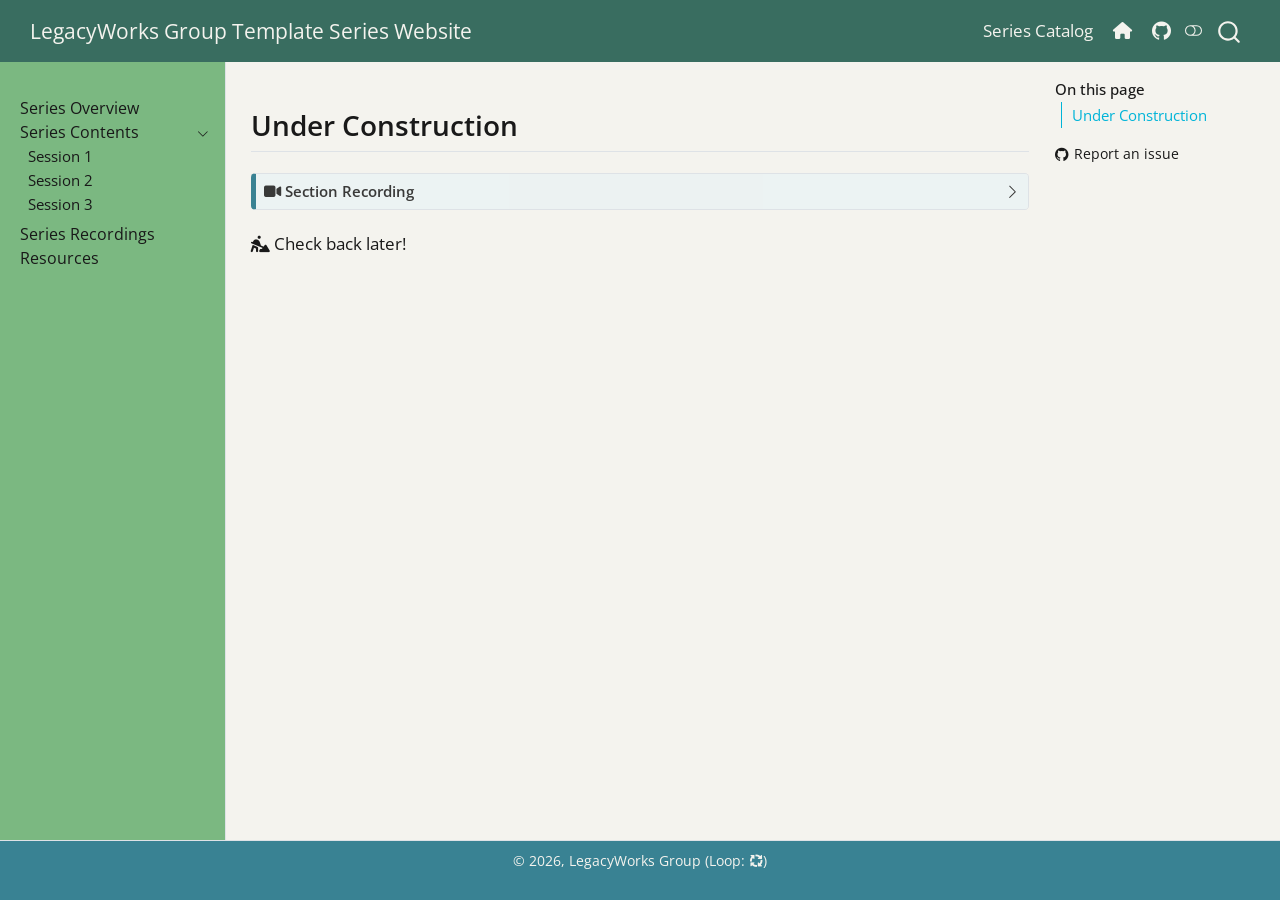
<file: content/-subtopic-02.html>
<!DOCTYPE html>
<html xmlns="http://www.w3.org/1999/xhtml" lang="en" xml:lang="en"><head>

<meta charset="utf-8">
<meta name="generator" content="quarto-1.11.9">

<meta name="viewport" content="width=device-width, initial-scale=1.0, user-scalable=yes">


<title>subtopic-02 – LegacyWorks Group Template Series Website</title>
<style>
/* Default styles provided by pandoc.
** See https://pandoc.org/MANUAL.html#variables-for-html for config info.
*/
span.smallcaps{font-variant: small-caps;}
div.columns{display: flex; gap: 1.5em;}
div.column{flex: auto;}
@media screen {
div.columns{gap: min(4vw, 1.5em);}
div.column{overflow-x: auto;}
}
div.hanging-indent{margin-left: 1.5em; text-indent: -1.5em;}
ul.task-list{list-style: none;}
ul.task-list li input[type="checkbox"] {
  width: 0.8em;
  margin: 0 0.8em 0.2em -1em; /* quarto-specific, see https://github.com/quarto-dev/quarto-cli/issues/4556 */ 
  vertical-align: middle;
}
</style>


<script src="../site_libs/quarto-nav/quarto-nav.js"></script>
<script src="../site_libs/quarto-nav/headroom.min.js"></script>
<script src="../site_libs/clipboard/clipboard.min.js"></script>
<script src="../site_libs/quarto-search/autocomplete.umd.js"></script>
<script src="../site_libs/quarto-search/fuse.min.js"></script>
<script src="../site_libs/quarto-search/quarto-search.js"></script>
<meta name="quarto:offset" content="../">
<link href="../content/images/logo_lwg-circle.png" rel="icon" type="image/png">
<script src="../site_libs/quarto-html/quarto.js" type="module"></script>
<script src="../site_libs/quarto-html/tabsets/tabsets.js" type="module"></script>
<script src="../site_libs/quarto-html/scrollable-regions/scrollable-regions.js" type="module"></script>
<script src="../site_libs/quarto-html/popper.min.js"></script>
<script src="../site_libs/quarto-html/tippy.umd.min.js"></script>
<script src="../site_libs/quarto-html/anchor.min.js"></script>
<link href="../site_libs/quarto-html/tippy.css" rel="stylesheet">
<link href="../site_libs/quarto-html/quarto-syntax-highlighting-63b5708e65d6cd79cd7618c58d0c21e7.css" rel="stylesheet" class="quarto-color-scheme" id="quarto-text-highlighting-styles">
<link href="../site_libs/quarto-html/quarto-syntax-highlighting-dark-447e42e69aaa9833c0ba1b986f430b20.css" rel="stylesheet" class="quarto-color-scheme quarto-color-alternate" id="quarto-text-highlighting-styles">
<link href="../site_libs/quarto-html/quarto-syntax-highlighting-63b5708e65d6cd79cd7618c58d0c21e7.css" rel="stylesheet" class="quarto-color-scheme-extra" id="quarto-text-highlighting-styles">
<script src="../site_libs/bootstrap/bootstrap.min.js"></script>
<link href="../site_libs/bootstrap/bootstrap-icons.css" rel="stylesheet">
<link href="../site_libs/bootstrap/bootstrap-a3e361929195504e376ca66405fd25bb.min.css" rel="stylesheet" append-hash="true" class="quarto-color-scheme" id="quarto-bootstrap" data-mode="light">
<link href="../site_libs/bootstrap/bootstrap-dark-a31996fb7bc2e089e573c947369b7264.min.css" rel="stylesheet" append-hash="true" class="quarto-color-scheme quarto-color-alternate" id="quarto-bootstrap" data-mode="dark">
<link href="../site_libs/bootstrap/bootstrap-a3e361929195504e376ca66405fd25bb.min.css" rel="stylesheet" append-hash="true" class="quarto-color-scheme-extra" id="quarto-bootstrap" data-mode="light">
<link href="../site_libs/quarto-contrib/fontawesome6-6.7.2/all.min.css" rel="stylesheet">
<link href="../site_libs/quarto-contrib/fontawesome6-6.7.2/latex-fontsize.css" rel="stylesheet">
<script id="quarto-search-options" type="application/json">{
  "location": "navbar",
  "copy-button": false,
  "collapse-after": 3,
  "panel-placement": "end",
  "type": "overlay",
  "limit": 50,
  "keyboard-shortcut": [
    "f",
    "/",
    "s"
  ],
  "show-item-context": false,
  "language": {
    "search-no-results-text": "No results",
    "search-matching-documents-text": "matching documents",
    "search-copy-link-title": "Copy link to search",
    "search-hide-matches-text": "Hide additional matches",
    "search-more-match-text": "more match in this document",
    "search-more-matches-text": "more matches in this document",
    "search-clear-button-title": "Clear",
    "search-text-placeholder": "",
    "search-detached-cancel-button-title": "Cancel",
    "search-submit-button-title": "Submit",
    "search-label": "Search"
  }
}</script>


</head>

<body class="nav-sidebar docked nav-fixed quarto-light"><a id="quarto-skip-link" class="visually-hidden-focusable" href="#quarto-document-content">Skip to main content</a><script id="quarto-html-before-body" type="application/javascript">
    const toggleBodyColorMode = (bsSheetEl) => {
      const mode = bsSheetEl.getAttribute("data-mode");
      const bodyEl = window.document.querySelector("body");
      if (mode === "dark") {
        bodyEl.classList.add("quarto-dark");
        bodyEl.classList.remove("quarto-light");
      } else {
        bodyEl.classList.add("quarto-light");
        bodyEl.classList.remove("quarto-dark");
      }
    }
    const toggleBodyColorPrimary = () => {
      const bsSheetEl = window.document.querySelector("link#quarto-bootstrap:not([rel=disabled-stylesheet])");
      if (bsSheetEl) {
        toggleBodyColorMode(bsSheetEl);
      }
    }
    const setColorSchemeToggle = (alternate) => {
      const toggles = window.document.querySelectorAll('.quarto-color-scheme-toggle');
      for (let i=0; i < toggles.length; i++) {
        const toggle = toggles[i];
        if (toggle) {
          toggle.setAttribute("aria-checked", alternate ? "true" : "false");
          if (alternate) {
            toggle.classList.add("alternate");
          } else {
            toggle.classList.remove("alternate");
          }
        }
      }
    };
    const toggleColorMode = (alternate) => {
      // Switch the stylesheets
      const primaryStylesheets = window.document.querySelectorAll('link.quarto-color-scheme:not(.quarto-color-alternate)');
      const alternateStylesheets = window.document.querySelectorAll('link.quarto-color-scheme.quarto-color-alternate');
      manageTransitions('#quarto-margin-sidebar .nav-link', false);
      if (alternate) {
        // note: dark is layered on light, we don't disable primary!
        enableStylesheet(alternateStylesheets);
        for (const sheetNode of alternateStylesheets) {
          if (sheetNode.id === "quarto-bootstrap") {
            toggleBodyColorMode(sheetNode);
          }
        }
      } else {
        disableStylesheet(alternateStylesheets);
        enableStylesheet(primaryStylesheets)
        toggleBodyColorPrimary();
      }
      manageTransitions('#quarto-margin-sidebar .nav-link', true);
      // Switch the toggles
      setColorSchemeToggle(alternate)
    }
    // Hack to workaround the fact that safari doesn't
    // properly recolor the scrollbar when toggling (#1455).
    // Not run on load: stylesheets are set before first paint there, and
    // scrolling would undo the scroll to a URL fragment (#14973).
    // The one pixel nudge keeps the reader where they were.
    const refreshSafariScrollbar = () => {
      if (navigator.userAgent.indexOf('Safari') > 0 && navigator.userAgent.indexOf('Chrome') == -1) {
        manageTransitions("body", false);
        const scrollY = window.scrollY;
        window.scrollTo(0, scrollY > 0 ? scrollY - 1 : 1);
        setTimeout(() => {
          window.scrollTo(0, scrollY);
          manageTransitions("body", true);
        }, 40);
      }
    }
    const disableStylesheet = (stylesheets) => {
      for (let i=0; i < stylesheets.length; i++) {
        const stylesheet = stylesheets[i];
        stylesheet.rel = 'disabled-stylesheet';
      }
    }
    const enableStylesheet = (stylesheets) => {
      for (let i=0; i < stylesheets.length; i++) {
        const stylesheet = stylesheets[i];
        if(stylesheet.rel !== 'stylesheet') { // for Chrome, which will still FOUC without this check
          stylesheet.rel = 'stylesheet';
        }
      }
    }
    const manageTransitions = (selector, allowTransitions) => {
      const els = window.document.querySelectorAll(selector);
      for (let i=0; i < els.length; i++) {
        const el = els[i];
        if (allowTransitions) {
          el.classList.remove('notransition');
        } else {
          el.classList.add('notransition');
        }
      }
    }
    const isFileUrl = () => {
      return window.location.protocol === 'file:';
    }
    const hasAlternateSentinel = () => {
      let styleSentinel = getColorSchemeSentinel();
      if (styleSentinel !== null) {
        return styleSentinel === "alternate";
      } else {
        return false;
      }
    }
    const setStyleSentinel = (alternate) => {
      const value = alternate ? "alternate" : "default";
      if (!isFileUrl()) {
        window.localStorage.setItem("quarto-color-scheme", value);
      } else {
        localAlternateSentinel = value;
      }
    }
    const getColorSchemeSentinel = () => {
      if (!isFileUrl()) {
        const storageValue = window.localStorage.getItem("quarto-color-scheme");
        return storageValue != null ? storageValue : localAlternateSentinel;
      } else {
        return localAlternateSentinel;
      }
    }
    const toggleGiscusIfUsed = (isAlternate, darkModeDefault) => {
      const baseTheme = document.querySelector('#giscus-base-theme')?.value ?? 'light';
      const alternateTheme = document.querySelector('#giscus-alt-theme')?.value ?? 'dark';
      let newTheme = '';
      if(authorPrefersDark) {
        newTheme = isAlternate ? baseTheme : alternateTheme;
      } else {
        newTheme = isAlternate ? alternateTheme : baseTheme;
      }
      const changeGiscusTheme = () => {
        // From: https://github.com/giscus/giscus/issues/336
        const sendMessage = (message) => {
          const iframe = document.querySelector('iframe.giscus-frame');
          if (!iframe) return;
          iframe.contentWindow.postMessage({ giscus: message }, 'https://giscus.app');
        }
        sendMessage({
          setConfig: {
            theme: newTheme
          }
        });
      }
      const isGiscussLoaded = window.document.querySelector('iframe.giscus-frame') !== null;
      if (isGiscussLoaded) {
        changeGiscusTheme();
      }
    };
    const authorPrefersDark = false;
    const darkModeDefault = authorPrefersDark;
      document.querySelector('link#quarto-text-highlighting-styles.quarto-color-scheme-extra').rel = 'disabled-stylesheet';
      document.querySelector('link#quarto-bootstrap.quarto-color-scheme-extra').rel = 'disabled-stylesheet';
    let localAlternateSentinel = darkModeDefault ? 'alternate' : 'default';
    // Dark / light mode switch
    window.quartoToggleColorScheme = () => {
      // Read the current dark / light value
      let toAlternate = !hasAlternateSentinel();
      toggleColorMode(toAlternate);
      refreshSafariScrollbar();
      setStyleSentinel(toAlternate);
      toggleGiscusIfUsed(toAlternate, darkModeDefault);
      window.dispatchEvent(new Event('resize'));
    };
    // Switch to dark mode if need be
    if (hasAlternateSentinel()) {
      toggleColorMode(true);
    } else {
      toggleColorMode(false);
    }
  </script>

<div id="quarto-search-results"></div>
  <header id="quarto-header" class="headroom fixed-top">
    <nav class="navbar navbar-expand-lg " data-bs-theme="dark" aria-label="Site">
      <div class="navbar-container container-fluid">
      <div class="navbar-brand-container mx-auto">
    <a class="navbar-brand" href="../index.html">
    <span class="navbar-title">LegacyWorks Group Template Series Website</span>
    </a>
  </div>
          <button class="navbar-toggler" type="button" data-bs-toggle="collapse" data-bs-target="#navbarCollapse" aria-controls="navbarCollapse" aria-expanded="false" aria-label="Toggle navigation" onclick="if (window.quartoToggleHeadroom) { window.quartoToggleHeadroom(); }">
  <span class="navbar-toggler-icon"></span>
</button>
          <div class="collapse navbar-collapse" id="navbarCollapse">
            <ul class="navbar-nav navbar-nav-scroll ms-auto">
  <li class="nav-item">
    <a class="nav-link" href="https://legacyworksgroup.github.io/learning-catalog/"> 
<span class="menu-text">Series Catalog</span></a>
  </li>  
  <li class="nav-item">
    <a class="nav-link" href="https://legacyworksgroup.com/"> 
<span class="menu-text"><i class="fa-solid fa-house" aria-label="house"></i></span></a>
  </li>  
  <li class="nav-item compact">
    <a class="nav-link" href="https://github.com/LegacyWorksGroup"> <i class="bi bi-github" role="img">
</i> 
<span class="menu-text"></span></a>
  </li>  
</ul>
          </div> <!-- /navcollapse -->
            <div class="quarto-navbar-tools">
  <button type="button" role="switch" aria-checked="false" class="quarto-color-scheme-toggle quarto-navigation-tool  px-1" onclick="window.quartoToggleColorScheme(); return false;" title="Toggle dark mode" aria-label="Toggle dark mode"><i class="bi"></i></button>
</div>
            <div id="quarto-search" class="" title="Search"></div>
      </div> <!-- /container-fluid -->
    </nav>
  <nav class="quarto-secondary-nav" aria-label="Toolbar">
    <div class="container-fluid d-flex">
      <button type="button" class="quarto-btn-toggle btn" data-bs-toggle="collapse" role="button" data-bs-target=".quarto-sidebar-collapse-item" aria-controls="quarto-sidebar" aria-expanded="false" aria-label="Toggle sidebar navigation" onclick="if (window.quartoToggleHeadroom) { window.quartoToggleHeadroom(); }">
        <i class="bi bi-layout-text-sidebar-reverse"></i>
      </button>
        <nav class="quarto-page-breadcrumbs" aria-label="Breadcrumbs"><ol class="breadcrumb"></ol></nav>
        <a class="flex-grow-1" data-bs-toggle="collapse" data-bs-target=".quarto-sidebar-collapse-item" onclick="if (window.quartoToggleHeadroom) { window.quartoToggleHeadroom(); }">      
        </a>
    </div>
  </nav>
</header>
<!-- content -->
<div id="quarto-content" class="quarto-container page-columns page-rows-contents page-layout-article page-navbar">
<!-- sidebar -->
  <nav id="quarto-sidebar" class="sidebar collapse collapse-horizontal quarto-sidebar-collapse-item sidebar-navigation docked overflow-auto" aria-label="Section">
    <div class="sidebar-menu-container"> 
    <ul class="list-unstyled mt-1">
        <li class="sidebar-item">
  <div class="sidebar-item-container"> 
  <a href="../index.html" class="sidebar-item-text sidebar-link">
 <span class="menu-text">Series Overview</span></a>
  </div>
</li>
        <li class="sidebar-item sidebar-item-section">
      <div class="sidebar-item-container"> 
            <button type="button" class="sidebar-item-text sidebar-item-toggle sidebar-link text-start" data-bs-toggle="collapse" data-bs-target="#quarto-sidebar-section-1" aria-controls="quarto-sidebar-section-1" aria-expanded="true">
 <span class="menu-text" id="quarto-sidebar-section-1-label">Series Contents</span><i class="bi bi-chevron-right" aria-hidden="true"></i></button>
      </div>
      <ul id="quarto-sidebar-section-1" aria-labelledby="quarto-sidebar-section-1-label" class="collapse list-unstyled sidebar-section depth1 show">  
          <li class="sidebar-item">
  <div class="sidebar-item-container"> 
  <a href="../content/session-01.html" class="sidebar-item-text sidebar-link">
 <span class="menu-text">Session 1</span></a>
  </div>
</li>
          <li class="sidebar-item">
  <div class="sidebar-item-container"> 
  <a href="../content/session-02.html" class="sidebar-item-text sidebar-link">
 <span class="menu-text">Session 2</span></a>
  </div>
</li>
          <li class="sidebar-item">
  <div class="sidebar-item-container"> 
  <a href="../content/session-03.html" class="sidebar-item-text sidebar-link">
 <span class="menu-text">Session 3</span></a>
  </div>
</li>
      </ul>
  </li>
        <li class="sidebar-item">
  <div class="sidebar-item-container"> 
  <a href="../recordings.html" class="sidebar-item-text sidebar-link">
 <span class="menu-text">Series Recordings</span></a>
  </div>
</li>
        <li class="sidebar-item">
  <div class="sidebar-item-container"> 
  <a href="../resources.html" class="sidebar-item-text sidebar-link">
 <span class="menu-text">Resources</span></a>
  </div>
</li>
    </ul>
    </div>
</nav>
<div id="quarto-sidebar-glass" class="quarto-sidebar-collapse-item" data-bs-toggle="collapse" data-bs-target=".quarto-sidebar-collapse-item"></div>
<!-- margin-sidebar -->
    <div id="quarto-margin-sidebar" class="sidebar margin-sidebar">
        <nav id="TOC" role="doc-toc" aria-labelledby="toc-title" class="toc-active">
    <h2 id="toc-title">On this page</h2>
   
  <ul>
  <li><a href="#under-construction" id="toc-under-construction" class="nav-link active" data-scroll-target="#under-construction">Under Construction</a></li>
  </ul>
<div class="toc-actions"><ul><li><a href="https://github.com/LegacyWorksGroup/issues/new" class="toc-action"><i class="bi bi-github"></i>Report an issue</a></li></ul></div></nav>
    </div>
<!-- main -->
<main class="content" id="quarto-document-content" tabindex="-1"><header id="title-block-header" class="quarto-title-block"></header>





<section id="under-construction" class="level2">
<h2 class="anchored" data-anchor-id="under-construction">Under Construction</h2>
<div class="callout callout-style-default callout-note no-icon callout-titled">
<div class="callout-header d-flex align-content-center collapsed" data-bs-toggle="collapse" data-bs-target=".callout-1-contents" aria-controls="callout-1" aria-expanded="false" aria-label="Toggle callout">
<div class="callout-icon-container">
<i class="callout-icon no-icon"></i>
</div>
<div class="callout-title-container flex-fill">
<span class="screen-reader-only">Note</span><i class="fa-solid fa-video" aria-label="video"></i> Section Recording
</div>
<div class="callout-btn-toggle d-inline-block border-0 py-1 ps-1 pe-0 float-end"><i class="callout-toggle"></i></div>
</div>
<div id="callout-1" class="callout-1-contents callout-collapse collapse">
<div class="callout-body-container callout-body">
<p><em>Relevant recording to be added; stay tuned!</em></p>
</div>
</div>
</div>
<p><i class="fa-solid fa-person-digging" aria-label="person-digging"></i> Check back later!</p>


</section>

</main> <!-- /main -->
<script id="quarto-html-after-body" type="application/javascript">
  window.document.addEventListener("DOMContentLoaded", function (event) {
    // Ensure there is a toggle, if there isn't float one in the top right
    if (window.document.querySelector('.quarto-color-scheme-toggle') === null) {
      const toggle = window.document.createElement('button');
      toggle.type = "button";
      toggle.setAttribute("role", "switch");
      toggle.setAttribute("aria-checked", "false");
      toggle.classList.add('top-right');
      toggle.classList.add('quarto-color-scheme-toggle');
      toggle.setAttribute("aria-label", "Toggle dark mode");
      toggle.onclick = function() { try { window.quartoToggleColorScheme(); } catch {} return false; };
      const i = window.document.createElement("i");
      i.classList.add('bi');
      toggle.appendChild(i);
      // Put the toggle in a landmark of its own, so that landmark navigation
      // can reach it.
      //
      // The container is always a fresh direct child of body, and the toggle is
      // never moved into page furniture that the theme or the author controls.
      // The toggle is positioned against the page, so any ancestor that
      // establishes a containing block captures it: a positioned element or a
      // grid for position: absolute, and transform, filter, will-change or
      // contain for position: fixed. A direct child of body has none of these
      // to inherit, and the shift when one appears is silent and visual.
      //
      // ARIA says a document should have at most one banner, and axe reports a
      // duplicate whether or not the banners carry distinct labels. So use a
      // header when the page has no banner yet, and a named region otherwise.
      //
      // A header is a banner wherever it sits, unless it is inside sectioning
      // content, so this cannot just look at the children of body: a custom
      // page layout wraps the title block header in a plain div. An explicit
      // role="banner" always counts.
      const sectioning = 'article, aside, main, nav, section, [role="article"], [role="complementary"], [role="main"], [role="navigation"], [role="region"]';
      const hasBanner = Array.from(
        window.document.querySelectorAll('header:not([role]), [role="banner"]')
      ).some(function(el) {
        return el.hasAttribute("role") || el.closest(sectioning) === null;
      });
      const container = window.document.createElement(hasBanner ? "div" : "header");
      if (hasBanner) {
        container.setAttribute("role", "region");
        container.setAttribute("aria-label", "Toggle dark mode");
      }
      container.classList.add('quarto-color-scheme-toggle-container');
      container.appendChild(toggle);
      window.document.body.appendChild(container);
    }
    setColorSchemeToggle(hasAlternateSentinel())
    const icon = "";
    const anchorJS = new window.AnchorJS();
    anchorJS.options = {
      placement: 'right',
      icon: icon
    };
    anchorJS.add('.anchored');
    const isCodeAnnotation = (el) => {
      for (const clz of el.classList) {
        if (clz.startsWith('code-annotation-')) {                     
          return true;
        }
      }
      return false;
    }
    const onCopySuccess = function(e) {
      // button target
      const button = e.trigger;
      // don't keep focus
      button.blur();
      // flash "checked"
      button.classList.add('code-copy-button-checked');
      var currentTitle = button.getAttribute("title");
      button.setAttribute("title", "Copied!");
      let tooltip;
      if (window.bootstrap) {
        button.setAttribute("data-bs-toggle", "tooltip");
        button.setAttribute("data-bs-placement", "left");
        button.setAttribute("data-bs-title", "Copied!");
        tooltip = new bootstrap.Tooltip(button, 
          { trigger: "manual", 
            customClass: "code-copy-button-tooltip",
            offset: [0, -8]});
        tooltip.show();    
      }
      setTimeout(function() {
        if (tooltip) {
          tooltip.hide();
          button.removeAttribute("data-bs-title");
          button.removeAttribute("data-bs-toggle");
          button.removeAttribute("data-bs-placement");
        }
        button.setAttribute("title", currentTitle);
        button.classList.remove('code-copy-button-checked');
      }, 1000);
      // clear code selection
      e.clearSelection();
    }
    const getTextToCopy = function(trigger) {
      const outerScaffold = trigger.parentElement.cloneNode(true);
      const codeEl = outerScaffold.querySelector('code');
      for (const childEl of codeEl.children) {
        if (isCodeAnnotation(childEl)) {
          childEl.remove();
        }
      }
      return codeEl.innerText;
    }
    const clipboard = new window.ClipboardJS('.code-copy-button:not([data-in-quarto-modal])', {
      text: getTextToCopy
    });
    clipboard.on('success', onCopySuccess);
    if (window.document.getElementById('quarto-embedded-source-code-modal')) {
      const clipboardModal = new window.ClipboardJS('.code-copy-button[data-in-quarto-modal]', {
        text: getTextToCopy,
        container: window.document.getElementById('quarto-embedded-source-code-modal')
      });
      clipboardModal.on('success', onCopySuccess);
    }
      var localhostRegex = new RegExp(/^(?:http|https):\/\/localhost\:?[0-9]*\//);
      var mailtoRegex = new RegExp(/^mailto:/);
        var filterRegex = new RegExp("https:\/\/LegacyWorksGroup\.github\.io\/series-template\/");
      const newWindowLabel = "(opens in a new tab)";
      const newWindowNoteId = "quarto-ext-newwindow-label";
      // Links reference one hidden label through aria-describedby, so the
      // announcement never changes their accessible name.
      var describeNewWindow = (link) => {
        if (!window.document.getElementById(newWindowNoteId)) {
          var newWindowNote = window.document.createElement("span");
          newWindowNote.id = newWindowNoteId;
          newWindowNote.hidden = true;
          newWindowNote.textContent = newWindowLabel;
          window.document.body.appendChild(newWindowNote);
        }
        var describedBy = (link.getAttribute("aria-describedby") || "").split(/\s+/).filter(Boolean);
        if (!describedBy.includes(newWindowNoteId)) {
          describedBy.push(newWindowNoteId);
          link.setAttribute("aria-describedby", describedBy.join(" "));
        }
      }
      var isInternal = (href) => {
          return filterRegex.test(href) || localhostRegex.test(href) || mailtoRegex.test(href);
      }
      // Inspect non-navigation links and adorn them if external
      window.quartoDecorateExternalLinks = function (root) {
     var links = (root || window.document).querySelectorAll('a[href]:not(.nav-link):not(.navbar-brand):not(.toc-action):not(.sidebar-link):not(.sidebar-item-toggle):not(.pagination-link):not(.no-external):not([aria-hidden]):not(.dropdown-item):not(.quarto-navigation-tool):not(.about-link)');
      for (var i=0; i<links.length; i++) {
        const link = links[i];
        if (!isInternal(link.href)) {
          // undo the damage that might have been done by quarto-nav.js in the case of
          // links that we want to consider external
          if (link.dataset.originalHref !== undefined) {
            link.href = link.dataset.originalHref;
          }
            // target, if specified
            link.setAttribute("target", "_blank");
            if (link.getAttribute("rel") === null) {
              link.setAttribute("rel", "noopener");
            }
            describeNewWindow(link);
          if (!link.classList.contains('no-external-icon')) {
          }
        }
      }
      };
      window.quartoDecorateExternalLinks(window.document);
    // Esc closes the popup (WCAG 1.4.13) and focus leaving both trigger and
    // popup closes it (WCAG 2.4.11); tippy handles neither for interactive popups.
    const hideOnEscAndFocusOut = {
      name: 'hideOnEscAndFocusOut',
      defaultValue: true,
      fn(instance) {
        const dismiss = () => {
          // A show scheduled by the trigger delay would otherwise reopen it
          instance.clearDelayTimeouts();
          instance.hide();
        };
        const onKeyDown = (event) => {
          if (event.key !== 'Escape') {
            return;
          }
          // Keep Esc from also reaching page handlers (e.g. reveal.js overview),
          // except an open reveal.js slide menu, which Esc should close too.
          // The menu handles keys only when its keyboard option is on.
          const menuHandlesEsc = window.Reveal?.getPlugin?.('menu')?.isOpen() &&
            window.Reveal.getConfig().menu?.keyboard !== false;
          if (!menuHandlesEsc) {
            event.stopPropagation();
          }
          if (instance.popper.contains(window.document.activeElement)) {
            // Disabled while refocusing so the focus trigger does not reopen it
            instance.disable();
            instance.reference.focus();
            instance.enable();
          }
          dismiss();
        };
        const onFocusOut = (event) => {
          const target = event.relatedTarget;
          if (target && !instance.reference.contains(target) &&
              !instance.popper.contains(target)) {
            dismiss();
          }
        };
        // On the trigger too: a click trigger (code-annotations: select) has no
        // blur handling. Attached for the instance's lifetime so leaving the
        // trigger also cancels a show still pending on the trigger delay.
        instance.reference.addEventListener('focusout', onFocusOut);
        return {
          onShow() {
            window.document.addEventListener('keydown', onKeyDown, true);
            instance.popper.addEventListener('focusout', onFocusOut);
          },
          onHide() {
            window.document.removeEventListener('keydown', onKeyDown, true);
            instance.popper.removeEventListener('focusout', onFocusOut);
          },
          onDestroy() {
            instance.reference.removeEventListener('focusout', onFocusOut);
          },
        };
      },
    };
    function tippyHover(el, contentFn, onTriggerFn, onUntriggerFn) {
      const config = {
        allowHTML: true,
        maxWidth: 500,
        delay: 100,
        arrow: false,
        appendTo: function(el) {
            return el.parentElement;
        },
        interactive: true,
        interactiveBorder: 10,
        theme: 'quarto',
        placement: 'bottom-start',
        plugins: [hideOnEscAndFocusOut],
      };
      if (contentFn) {
        config.content = contentFn;
      }
      if (onTriggerFn) {
        config.onTrigger = onTriggerFn;
      }
      if (onUntriggerFn) {
        config.onUntrigger = onUntriggerFn;
      }
      window.tippy(el, config); 
    }
    const noterefs = window.document.querySelectorAll('a[role="doc-noteref"]');
    for (var i=0; i<noterefs.length; i++) {
      const ref = noterefs[i];
      tippyHover(ref, function() {
        // use id or data attribute instead here
        let href = ref.getAttribute('data-footnote-href') || ref.getAttribute('href');
        try { href = new URL(href).hash; } catch {}
        const id = href.replace(/^#\/?/, "");
        const note = window.document.getElementById(id);
        if (note) {
          return note.innerHTML;
        } else {
          return "";
        }
      });
    }
    const xrefs = window.document.querySelectorAll('a.quarto-xref');
    const processXRef = (id, note) => {
      // Strip column container classes
      const stripColumnClz = (el) => {
        el.classList.remove("page-full", "page-columns");
        if (el.children) {
          for (const child of el.children) {
            stripColumnClz(child);
          }
        }
      }
      stripColumnClz(note)
      if (id === null || id.startsWith('sec-')) {
        // Special case sections, only their first couple elements
        const container = document.createElement("div");
        if (note.children && note.children.length > 2) {
          container.appendChild(note.children[0].cloneNode(true));
          for (let i = 1; i < note.children.length; i++) {
            const child = note.children[i];
            if (child.tagName === "P" && child.innerText === "") {
              continue;
            } else {
              container.appendChild(child.cloneNode(true));
              break;
            }
          }
          if (window.Quarto?.typesetMath) {
            window.Quarto.typesetMath(container);
          }
          return container.innerHTML
        } else {
          if (window.Quarto?.typesetMath) {
            window.Quarto.typesetMath(note);
          }
          return note.innerHTML;
        }
      } else {
        // Remove any anchor links if they are present
        const anchorLink = note.querySelector('a.anchorjs-link');
        if (anchorLink) {
          anchorLink.remove();
        }
        if (window.Quarto?.typesetMath) {
          window.Quarto.typesetMath(note);
        }
        if (note.classList.contains("callout")) {
          return note.outerHTML;
        } else {
          return note.innerHTML;
        }
      }
    }
    for (var i=0; i<xrefs.length; i++) {
      const xref = xrefs[i];
      tippyHover(xref, undefined, function(instance) {
        instance.disable();
        let url = xref.getAttribute('href');
        let hash = undefined; 
        if (url.startsWith('#')) {
          hash = url;
        } else {
          try { hash = new URL(url).hash; } catch {}
        }
        if (hash) {
          const id = hash.replace(/^#\/?/, "");
          const note = window.document.getElementById(id);
          if (note !== null) {
            try {
              const html = processXRef(id, note.cloneNode(true));
              instance.setContent(html);
            } finally {
              instance.enable();
              instance.show();
            }
          } else {
            // See if we can fetch this
            fetch(url.split('#')[0])
            .then(res => res.text())
            .then(html => {
              const parser = new DOMParser();
              const htmlDoc = parser.parseFromString(html, "text/html");
              const note = htmlDoc.getElementById(id);
              if (note !== null) {
                const html = processXRef(id, note);
                instance.setContent(html);
              } 
            }).finally(() => {
              instance.enable();
              instance.show();
            });
          }
        } else {
          // See if we can fetch a full url (with no hash to target)
          // This is a special case and we should probably do some content thinning / targeting
          fetch(url)
          .then(res => res.text())
          .then(html => {
            const parser = new DOMParser();
            const htmlDoc = parser.parseFromString(html, "text/html");
            const note = htmlDoc.querySelector('main.content');
            if (note !== null) {
              // This should only happen for chapter cross references
              // (since there is no id in the URL)
              // remove the first header
              if (note.children.length > 0 && note.children[0].tagName === "HEADER") {
                note.children[0].remove();
              }
              const html = processXRef(null, note);
              instance.setContent(html);
            } 
          }).finally(() => {
            instance.enable();
            instance.show();
          });
        }
      }, function(instance) {
      });
    }
        let selectedAnnoteEl;
        const selectorForAnnotation = ( cell, annotation) => {
          let cellAttr = 'data-code-cell="' + cell + '"';
          let lineAttr = 'data-code-annotation="' +  annotation + '"';
          const selector = 'span[' + cellAttr + '][' + lineAttr + ']';
          return selector;
        }
        const selectCodeLines = (annoteEl) => {
          const doc = window.document;
          const targetCell = annoteEl.getAttribute("data-target-cell");
          const targetAnnotation = annoteEl.getAttribute("data-target-annotation");
          const annoteSpan = window.document.querySelector(selectorForAnnotation(targetCell, targetAnnotation));
          const lines = annoteSpan.getAttribute("data-code-lines").split(",");
          const lineIds = lines.map((line) => {
            return targetCell + "-" + line;
          })
          // Each band is positioned against its own containing block, which is
          // not the offsetParent of the lines, so place it from client rects.
          const placeBand = (band, firstEl, lastEl, codeBlock) => {
            const container = band.offsetParent;
            if (container === null) {
              return;
            }
            const containerRect = container.getBoundingClientRect();
            // Reveal.js scales slides with a transform, so convert client
            // pixels back to the CSS pixels of the container.
            const scale = containerRect.height / container.offsetHeight || 1;
            const firstRect = firstEl.getBoundingClientRect();
            const lastRect = lastEl.getBoundingClientRect();
            const top = (firstRect.top - containerRect.top) / scale - container.clientTop + container.scrollTop;
            const height = (lastRect.bottom - firstRect.top) / scale;
            band.style.top = top - 2 + "px";
            band.style.height = height + 4 + "px";
            if (codeBlock) {
              // Without the copy button wrapper, the containing block is wider
              // than the code block, so span the code block explicitly.
              const blockRect = codeBlock.getBoundingClientRect();
              band.style.left = (blockRect.left - containerRect.left) / scale - container.clientLeft + container.scrollLeft + "px";
              band.style.width = blockRect.width / scale + "px";
            }
          };
          if (lineIds.length > 0) {
            const el = window.document.getElementById(lineIds[0]);
            const lastEl = window.document.getElementById(lineIds[lineIds.length - 1]);
            const parent = el.parentElement.parentElement;
            // cook up a div (if necessary) and position it
            let div = window.document.getElementById("code-annotation-line-highlight");
            if (div === null) {
              div = window.document.createElement("div");
              div.setAttribute("id", "code-annotation-line-highlight");
              div.style.position = 'absolute';
              parent.appendChild(div);
            }
            placeBand(div, el, lastEl, parent.closest("div.sourceCode") || parent);
            let gutterDiv = window.document.getElementById("code-annotation-line-highlight-gutter");
            if (gutterDiv === null) {
              gutterDiv = window.document.createElement("div");
              gutterDiv.setAttribute("id", "code-annotation-line-highlight-gutter");
              gutterDiv.style.position = 'absolute';
              const codeCell = window.document.getElementById(targetCell);
              const gutter = codeCell.querySelector('.code-annotation-gutter');
              gutter.appendChild(gutterDiv);
            }
            placeBand(gutterDiv, el, lastEl);
            selectedAnnoteEl = annoteEl;
          }
        };
        const unselectCodeLines = () => {
          const elementsIds = ["code-annotation-line-highlight", "code-annotation-line-highlight-gutter"];
          elementsIds.forEach((elId) => {
            const div = window.document.getElementById(elId);
            if (div) {
              div.remove();
            }
          });
          selectedAnnoteEl = undefined;
        };
          // Handle positioning of the toggle
      window.addEventListener(
        "resize",
        throttle(() => {
          elRect = undefined;
          if (selectedAnnoteEl) {
            selectCodeLines(selectedAnnoteEl);
          }
        }, 10)
      );
      function throttle(fn, ms) {
      let throttle = false;
      let timer;
        return (...args) => {
          if(!throttle) { // first call gets through
              fn.apply(this, args);
              throttle = true;
          } else { // all the others get throttled
              if(timer) clearTimeout(timer); // cancel #2
              timer = setTimeout(() => {
                fn.apply(this, args);
                timer = throttle = false;
              }, ms);
          }
        };
      }
        // Attach click handler to the DT
        const annoteDls = window.document.querySelectorAll('dt[data-target-cell]');
        for (const annoteDlNode of annoteDls) {
          annoteDlNode.addEventListener('click', (event) => {
            const clickedEl = event.target;
            if (clickedEl !== selectedAnnoteEl) {
              unselectCodeLines();
              const activeEl = window.document.querySelector('dt[data-target-cell].code-annotation-active');
              if (activeEl) {
                activeEl.classList.remove('code-annotation-active');
              }
              selectCodeLines(clickedEl);
              clickedEl.classList.add('code-annotation-active');
            } else {
              // Unselect the line
              unselectCodeLines();
              clickedEl.classList.remove('code-annotation-active');
            }
          });
        }
    const findCites = (el) => {
      const parentEl = el.parentElement;
      if (parentEl) {
        const cites = parentEl.dataset.cites;
        if (cites) {
          return {
            el,
            cites: cites.split(' ')
          };
        } else {
          return findCites(el.parentElement)
        }
      } else {
        return undefined;
      }
    };
    var bibliorefs = window.document.querySelectorAll('a[role="doc-biblioref"]');
    for (var i=0; i<bibliorefs.length; i++) {
      const ref = bibliorefs[i];
      const citeInfo = findCites(ref);
      if (citeInfo) {
        tippyHover(citeInfo.el, function() {
          var popup = window.document.createElement('div');
          citeInfo.cites.forEach(function(cite) {
            var citeDiv = window.document.createElement('div');
            citeDiv.classList.add('hanging-indent');
            citeDiv.classList.add('csl-entry');
            var biblioDiv = window.document.getElementById('ref-' + cite);
            if (biblioDiv) {
              citeDiv.innerHTML = biblioDiv.innerHTML;
            }
            popup.appendChild(citeDiv);
          });
          return popup.innerHTML;
        });
      }
    }
  });
  </script>
  <script type="application/javascript">
  window.quartoScrollableRegionsLabels = {"code":"Scrollable code","output":"Scrollable output"};
  </script>
</div> <!-- /content -->
<footer class="footer">
  <div class="nav-footer">
    <div class="nav-footer-left">
      &nbsp;
    </div>   
    <div class="nav-footer-center">
<p>© 2026, LegacyWorks Group (Loop: <a href="https://sites.google.com/legacyworksgroup.com/legacy-loop/legacyloop"><i class="fa-solid fa-arrows-spin" aria-label="arrows-spin"></i></a>)</p>
<div class="toc-actions d-sm-block d-md-none"><ul><li><a href="https://github.com/LegacyWorksGroup/issues/new" class="toc-action"><i class="bi bi-github"></i>Report an issue</a></li></ul></div></div>
    <div class="nav-footer-right">
      &nbsp;
    </div>
  </div>
</footer>




</body></html>
</file>
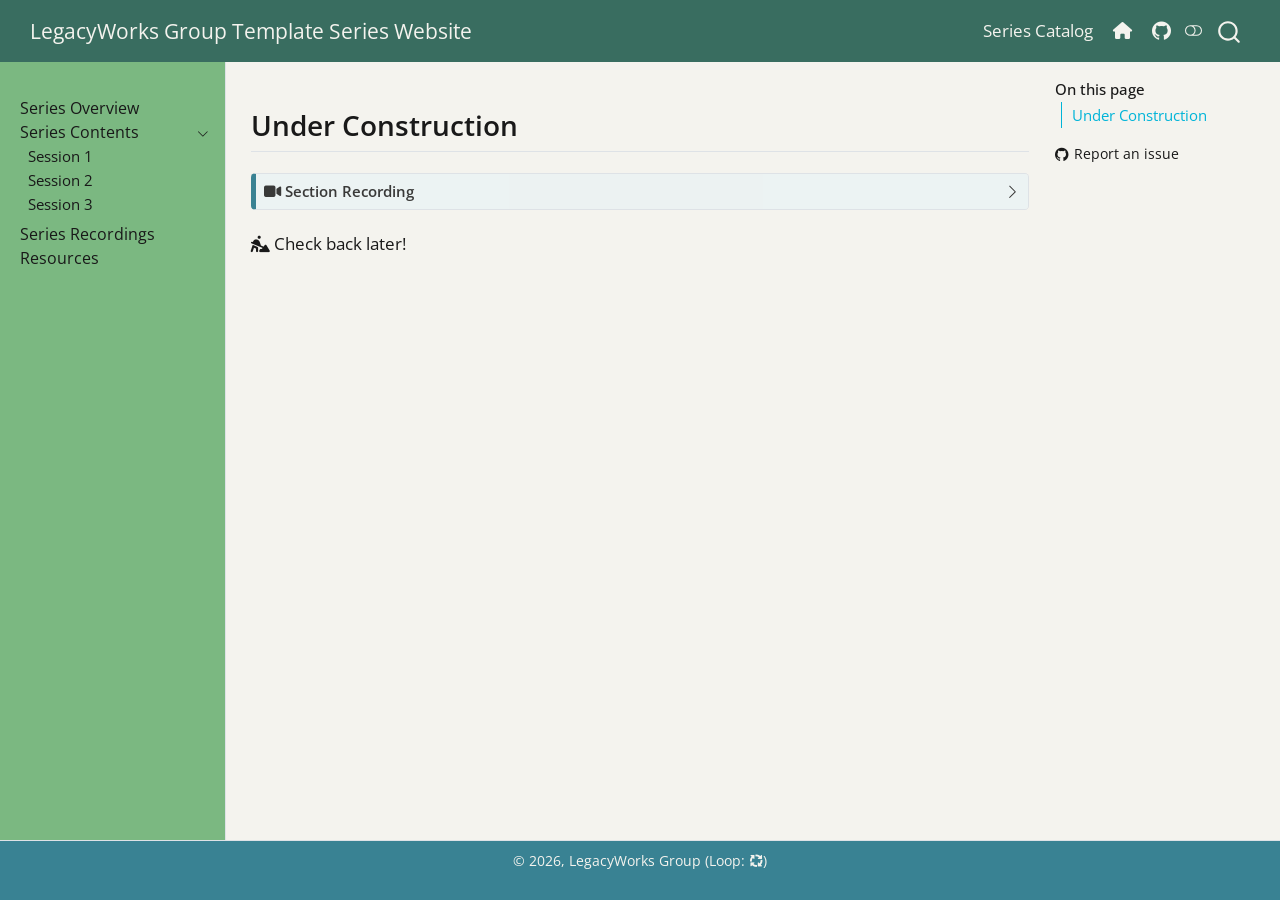
<file: content/-subtopic-03.html>
<!DOCTYPE html>
<html xmlns="http://www.w3.org/1999/xhtml" lang="en" xml:lang="en"><head>

<meta charset="utf-8">
<meta name="generator" content="quarto-1.11.9">

<meta name="viewport" content="width=device-width, initial-scale=1.0, user-scalable=yes">


<title>subtopic-03 – LegacyWorks Group Template Series Website</title>
<style>
/* Default styles provided by pandoc.
** See https://pandoc.org/MANUAL.html#variables-for-html for config info.
*/
span.smallcaps{font-variant: small-caps;}
div.columns{display: flex; gap: 1.5em;}
div.column{flex: auto;}
@media screen {
div.columns{gap: min(4vw, 1.5em);}
div.column{overflow-x: auto;}
}
div.hanging-indent{margin-left: 1.5em; text-indent: -1.5em;}
ul.task-list{list-style: none;}
ul.task-list li input[type="checkbox"] {
  width: 0.8em;
  margin: 0 0.8em 0.2em -1em; /* quarto-specific, see https://github.com/quarto-dev/quarto-cli/issues/4556 */ 
  vertical-align: middle;
}
</style>


<script src="../site_libs/quarto-nav/quarto-nav.js"></script>
<script src="../site_libs/quarto-nav/headroom.min.js"></script>
<script src="../site_libs/clipboard/clipboard.min.js"></script>
<script src="../site_libs/quarto-search/autocomplete.umd.js"></script>
<script src="../site_libs/quarto-search/fuse.min.js"></script>
<script src="../site_libs/quarto-search/quarto-search.js"></script>
<meta name="quarto:offset" content="../">
<link href="../content/images/logo_lwg-circle.png" rel="icon" type="image/png">
<script src="../site_libs/quarto-html/quarto.js" type="module"></script>
<script src="../site_libs/quarto-html/tabsets/tabsets.js" type="module"></script>
<script src="../site_libs/quarto-html/scrollable-regions/scrollable-regions.js" type="module"></script>
<script src="../site_libs/quarto-html/popper.min.js"></script>
<script src="../site_libs/quarto-html/tippy.umd.min.js"></script>
<script src="../site_libs/quarto-html/anchor.min.js"></script>
<link href="../site_libs/quarto-html/tippy.css" rel="stylesheet">
<link href="../site_libs/quarto-html/quarto-syntax-highlighting-63b5708e65d6cd79cd7618c58d0c21e7.css" rel="stylesheet" class="quarto-color-scheme" id="quarto-text-highlighting-styles">
<link href="../site_libs/quarto-html/quarto-syntax-highlighting-dark-447e42e69aaa9833c0ba1b986f430b20.css" rel="stylesheet" class="quarto-color-scheme quarto-color-alternate" id="quarto-text-highlighting-styles">
<link href="../site_libs/quarto-html/quarto-syntax-highlighting-63b5708e65d6cd79cd7618c58d0c21e7.css" rel="stylesheet" class="quarto-color-scheme-extra" id="quarto-text-highlighting-styles">
<script src="../site_libs/bootstrap/bootstrap.min.js"></script>
<link href="../site_libs/bootstrap/bootstrap-icons.css" rel="stylesheet">
<link href="../site_libs/bootstrap/bootstrap-a3e361929195504e376ca66405fd25bb.min.css" rel="stylesheet" append-hash="true" class="quarto-color-scheme" id="quarto-bootstrap" data-mode="light">
<link href="../site_libs/bootstrap/bootstrap-dark-a31996fb7bc2e089e573c947369b7264.min.css" rel="stylesheet" append-hash="true" class="quarto-color-scheme quarto-color-alternate" id="quarto-bootstrap" data-mode="dark">
<link href="../site_libs/bootstrap/bootstrap-a3e361929195504e376ca66405fd25bb.min.css" rel="stylesheet" append-hash="true" class="quarto-color-scheme-extra" id="quarto-bootstrap" data-mode="light">
<link href="../site_libs/quarto-contrib/fontawesome6-6.7.2/all.min.css" rel="stylesheet">
<link href="../site_libs/quarto-contrib/fontawesome6-6.7.2/latex-fontsize.css" rel="stylesheet">
<script id="quarto-search-options" type="application/json">{
  "location": "navbar",
  "copy-button": false,
  "collapse-after": 3,
  "panel-placement": "end",
  "type": "overlay",
  "limit": 50,
  "keyboard-shortcut": [
    "f",
    "/",
    "s"
  ],
  "show-item-context": false,
  "language": {
    "search-no-results-text": "No results",
    "search-matching-documents-text": "matching documents",
    "search-copy-link-title": "Copy link to search",
    "search-hide-matches-text": "Hide additional matches",
    "search-more-match-text": "more match in this document",
    "search-more-matches-text": "more matches in this document",
    "search-clear-button-title": "Clear",
    "search-text-placeholder": "",
    "search-detached-cancel-button-title": "Cancel",
    "search-submit-button-title": "Submit",
    "search-label": "Search"
  }
}</script>


</head>

<body class="nav-sidebar docked nav-fixed quarto-light"><a id="quarto-skip-link" class="visually-hidden-focusable" href="#quarto-document-content">Skip to main content</a><script id="quarto-html-before-body" type="application/javascript">
    const toggleBodyColorMode = (bsSheetEl) => {
      const mode = bsSheetEl.getAttribute("data-mode");
      const bodyEl = window.document.querySelector("body");
      if (mode === "dark") {
        bodyEl.classList.add("quarto-dark");
        bodyEl.classList.remove("quarto-light");
      } else {
        bodyEl.classList.add("quarto-light");
        bodyEl.classList.remove("quarto-dark");
      }
    }
    const toggleBodyColorPrimary = () => {
      const bsSheetEl = window.document.querySelector("link#quarto-bootstrap:not([rel=disabled-stylesheet])");
      if (bsSheetEl) {
        toggleBodyColorMode(bsSheetEl);
      }
    }
    const setColorSchemeToggle = (alternate) => {
      const toggles = window.document.querySelectorAll('.quarto-color-scheme-toggle');
      for (let i=0; i < toggles.length; i++) {
        const toggle = toggles[i];
        if (toggle) {
          toggle.setAttribute("aria-checked", alternate ? "true" : "false");
          if (alternate) {
            toggle.classList.add("alternate");
          } else {
            toggle.classList.remove("alternate");
          }
        }
      }
    };
    const toggleColorMode = (alternate) => {
      // Switch the stylesheets
      const primaryStylesheets = window.document.querySelectorAll('link.quarto-color-scheme:not(.quarto-color-alternate)');
      const alternateStylesheets = window.document.querySelectorAll('link.quarto-color-scheme.quarto-color-alternate');
      manageTransitions('#quarto-margin-sidebar .nav-link', false);
      if (alternate) {
        // note: dark is layered on light, we don't disable primary!
        enableStylesheet(alternateStylesheets);
        for (const sheetNode of alternateStylesheets) {
          if (sheetNode.id === "quarto-bootstrap") {
            toggleBodyColorMode(sheetNode);
          }
        }
      } else {
        disableStylesheet(alternateStylesheets);
        enableStylesheet(primaryStylesheets)
        toggleBodyColorPrimary();
      }
      manageTransitions('#quarto-margin-sidebar .nav-link', true);
      // Switch the toggles
      setColorSchemeToggle(alternate)
    }
    // Hack to workaround the fact that safari doesn't
    // properly recolor the scrollbar when toggling (#1455).
    // Not run on load: stylesheets are set before first paint there, and
    // scrolling would undo the scroll to a URL fragment (#14973).
    // The one pixel nudge keeps the reader where they were.
    const refreshSafariScrollbar = () => {
      if (navigator.userAgent.indexOf('Safari') > 0 && navigator.userAgent.indexOf('Chrome') == -1) {
        manageTransitions("body", false);
        const scrollY = window.scrollY;
        window.scrollTo(0, scrollY > 0 ? scrollY - 1 : 1);
        setTimeout(() => {
          window.scrollTo(0, scrollY);
          manageTransitions("body", true);
        }, 40);
      }
    }
    const disableStylesheet = (stylesheets) => {
      for (let i=0; i < stylesheets.length; i++) {
        const stylesheet = stylesheets[i];
        stylesheet.rel = 'disabled-stylesheet';
      }
    }
    const enableStylesheet = (stylesheets) => {
      for (let i=0; i < stylesheets.length; i++) {
        const stylesheet = stylesheets[i];
        if(stylesheet.rel !== 'stylesheet') { // for Chrome, which will still FOUC without this check
          stylesheet.rel = 'stylesheet';
        }
      }
    }
    const manageTransitions = (selector, allowTransitions) => {
      const els = window.document.querySelectorAll(selector);
      for (let i=0; i < els.length; i++) {
        const el = els[i];
        if (allowTransitions) {
          el.classList.remove('notransition');
        } else {
          el.classList.add('notransition');
        }
      }
    }
    const isFileUrl = () => {
      return window.location.protocol === 'file:';
    }
    const hasAlternateSentinel = () => {
      let styleSentinel = getColorSchemeSentinel();
      if (styleSentinel !== null) {
        return styleSentinel === "alternate";
      } else {
        return false;
      }
    }
    const setStyleSentinel = (alternate) => {
      const value = alternate ? "alternate" : "default";
      if (!isFileUrl()) {
        window.localStorage.setItem("quarto-color-scheme", value);
      } else {
        localAlternateSentinel = value;
      }
    }
    const getColorSchemeSentinel = () => {
      if (!isFileUrl()) {
        const storageValue = window.localStorage.getItem("quarto-color-scheme");
        return storageValue != null ? storageValue : localAlternateSentinel;
      } else {
        return localAlternateSentinel;
      }
    }
    const toggleGiscusIfUsed = (isAlternate, darkModeDefault) => {
      const baseTheme = document.querySelector('#giscus-base-theme')?.value ?? 'light';
      const alternateTheme = document.querySelector('#giscus-alt-theme')?.value ?? 'dark';
      let newTheme = '';
      if(authorPrefersDark) {
        newTheme = isAlternate ? baseTheme : alternateTheme;
      } else {
        newTheme = isAlternate ? alternateTheme : baseTheme;
      }
      const changeGiscusTheme = () => {
        // From: https://github.com/giscus/giscus/issues/336
        const sendMessage = (message) => {
          const iframe = document.querySelector('iframe.giscus-frame');
          if (!iframe) return;
          iframe.contentWindow.postMessage({ giscus: message }, 'https://giscus.app');
        }
        sendMessage({
          setConfig: {
            theme: newTheme
          }
        });
      }
      const isGiscussLoaded = window.document.querySelector('iframe.giscus-frame') !== null;
      if (isGiscussLoaded) {
        changeGiscusTheme();
      }
    };
    const authorPrefersDark = false;
    const darkModeDefault = authorPrefersDark;
      document.querySelector('link#quarto-text-highlighting-styles.quarto-color-scheme-extra').rel = 'disabled-stylesheet';
      document.querySelector('link#quarto-bootstrap.quarto-color-scheme-extra').rel = 'disabled-stylesheet';
    let localAlternateSentinel = darkModeDefault ? 'alternate' : 'default';
    // Dark / light mode switch
    window.quartoToggleColorScheme = () => {
      // Read the current dark / light value
      let toAlternate = !hasAlternateSentinel();
      toggleColorMode(toAlternate);
      refreshSafariScrollbar();
      setStyleSentinel(toAlternate);
      toggleGiscusIfUsed(toAlternate, darkModeDefault);
      window.dispatchEvent(new Event('resize'));
    };
    // Switch to dark mode if need be
    if (hasAlternateSentinel()) {
      toggleColorMode(true);
    } else {
      toggleColorMode(false);
    }
  </script>

<div id="quarto-search-results"></div>
  <header id="quarto-header" class="headroom fixed-top">
    <nav class="navbar navbar-expand-lg " data-bs-theme="dark" aria-label="Site">
      <div class="navbar-container container-fluid">
      <div class="navbar-brand-container mx-auto">
    <a class="navbar-brand" href="../index.html">
    <span class="navbar-title">LegacyWorks Group Template Series Website</span>
    </a>
  </div>
          <button class="navbar-toggler" type="button" data-bs-toggle="collapse" data-bs-target="#navbarCollapse" aria-controls="navbarCollapse" aria-expanded="false" aria-label="Toggle navigation" onclick="if (window.quartoToggleHeadroom) { window.quartoToggleHeadroom(); }">
  <span class="navbar-toggler-icon"></span>
</button>
          <div class="collapse navbar-collapse" id="navbarCollapse">
            <ul class="navbar-nav navbar-nav-scroll ms-auto">
  <li class="nav-item">
    <a class="nav-link" href="https://legacyworksgroup.github.io/learning-catalog/"> 
<span class="menu-text">Series Catalog</span></a>
  </li>  
  <li class="nav-item">
    <a class="nav-link" href="https://legacyworksgroup.com/"> 
<span class="menu-text"><i class="fa-solid fa-house" aria-label="house"></i></span></a>
  </li>  
  <li class="nav-item compact">
    <a class="nav-link" href="https://github.com/LegacyWorksGroup"> <i class="bi bi-github" role="img">
</i> 
<span class="menu-text"></span></a>
  </li>  
</ul>
          </div> <!-- /navcollapse -->
            <div class="quarto-navbar-tools">
  <button type="button" role="switch" aria-checked="false" class="quarto-color-scheme-toggle quarto-navigation-tool  px-1" onclick="window.quartoToggleColorScheme(); return false;" title="Toggle dark mode" aria-label="Toggle dark mode"><i class="bi"></i></button>
</div>
            <div id="quarto-search" class="" title="Search"></div>
      </div> <!-- /container-fluid -->
    </nav>
  <nav class="quarto-secondary-nav" aria-label="Toolbar">
    <div class="container-fluid d-flex">
      <button type="button" class="quarto-btn-toggle btn" data-bs-toggle="collapse" role="button" data-bs-target=".quarto-sidebar-collapse-item" aria-controls="quarto-sidebar" aria-expanded="false" aria-label="Toggle sidebar navigation" onclick="if (window.quartoToggleHeadroom) { window.quartoToggleHeadroom(); }">
        <i class="bi bi-layout-text-sidebar-reverse"></i>
      </button>
        <nav class="quarto-page-breadcrumbs" aria-label="Breadcrumbs"><ol class="breadcrumb"></ol></nav>
        <a class="flex-grow-1" data-bs-toggle="collapse" data-bs-target=".quarto-sidebar-collapse-item" onclick="if (window.quartoToggleHeadroom) { window.quartoToggleHeadroom(); }">      
        </a>
    </div>
  </nav>
</header>
<!-- content -->
<div id="quarto-content" class="quarto-container page-columns page-rows-contents page-layout-article page-navbar">
<!-- sidebar -->
  <nav id="quarto-sidebar" class="sidebar collapse collapse-horizontal quarto-sidebar-collapse-item sidebar-navigation docked overflow-auto" aria-label="Section">
    <div class="sidebar-menu-container"> 
    <ul class="list-unstyled mt-1">
        <li class="sidebar-item">
  <div class="sidebar-item-container"> 
  <a href="../index.html" class="sidebar-item-text sidebar-link">
 <span class="menu-text">Series Overview</span></a>
  </div>
</li>
        <li class="sidebar-item sidebar-item-section">
      <div class="sidebar-item-container"> 
            <button type="button" class="sidebar-item-text sidebar-item-toggle sidebar-link text-start" data-bs-toggle="collapse" data-bs-target="#quarto-sidebar-section-1" aria-controls="quarto-sidebar-section-1" aria-expanded="true">
 <span class="menu-text" id="quarto-sidebar-section-1-label">Series Contents</span><i class="bi bi-chevron-right" aria-hidden="true"></i></button>
      </div>
      <ul id="quarto-sidebar-section-1" aria-labelledby="quarto-sidebar-section-1-label" class="collapse list-unstyled sidebar-section depth1 show">  
          <li class="sidebar-item">
  <div class="sidebar-item-container"> 
  <a href="../content/session-01.html" class="sidebar-item-text sidebar-link">
 <span class="menu-text">Session 1</span></a>
  </div>
</li>
          <li class="sidebar-item">
  <div class="sidebar-item-container"> 
  <a href="../content/session-02.html" class="sidebar-item-text sidebar-link">
 <span class="menu-text">Session 2</span></a>
  </div>
</li>
          <li class="sidebar-item">
  <div class="sidebar-item-container"> 
  <a href="../content/session-03.html" class="sidebar-item-text sidebar-link">
 <span class="menu-text">Session 3</span></a>
  </div>
</li>
      </ul>
  </li>
        <li class="sidebar-item">
  <div class="sidebar-item-container"> 
  <a href="../recordings.html" class="sidebar-item-text sidebar-link">
 <span class="menu-text">Series Recordings</span></a>
  </div>
</li>
        <li class="sidebar-item">
  <div class="sidebar-item-container"> 
  <a href="../resources.html" class="sidebar-item-text sidebar-link">
 <span class="menu-text">Resources</span></a>
  </div>
</li>
    </ul>
    </div>
</nav>
<div id="quarto-sidebar-glass" class="quarto-sidebar-collapse-item" data-bs-toggle="collapse" data-bs-target=".quarto-sidebar-collapse-item"></div>
<!-- margin-sidebar -->
    <div id="quarto-margin-sidebar" class="sidebar margin-sidebar">
        <nav id="TOC" role="doc-toc" aria-labelledby="toc-title" class="toc-active">
    <h2 id="toc-title">On this page</h2>
   
  <ul>
  <li><a href="#under-construction" id="toc-under-construction" class="nav-link active" data-scroll-target="#under-construction">Under Construction</a></li>
  </ul>
<div class="toc-actions"><ul><li><a href="https://github.com/LegacyWorksGroup/issues/new" class="toc-action"><i class="bi bi-github"></i>Report an issue</a></li></ul></div></nav>
    </div>
<!-- main -->
<main class="content" id="quarto-document-content" tabindex="-1"><header id="title-block-header" class="quarto-title-block"></header>





<section id="under-construction" class="level2">
<h2 class="anchored" data-anchor-id="under-construction">Under Construction</h2>
<div class="callout callout-style-default callout-note no-icon callout-titled">
<div class="callout-header d-flex align-content-center collapsed" data-bs-toggle="collapse" data-bs-target=".callout-1-contents" aria-controls="callout-1" aria-expanded="false" aria-label="Toggle callout">
<div class="callout-icon-container">
<i class="callout-icon no-icon"></i>
</div>
<div class="callout-title-container flex-fill">
<span class="screen-reader-only">Note</span><i class="fa-solid fa-video" aria-label="video"></i> Section Recording
</div>
<div class="callout-btn-toggle d-inline-block border-0 py-1 ps-1 pe-0 float-end"><i class="callout-toggle"></i></div>
</div>
<div id="callout-1" class="callout-1-contents callout-collapse collapse">
<div class="callout-body-container callout-body">
<p><em>Relevant recording to be added; stay tuned!</em></p>
</div>
</div>
</div>
<p><i class="fa-solid fa-person-digging" aria-label="person-digging"></i> Check back later!</p>


</section>

</main> <!-- /main -->
<script id="quarto-html-after-body" type="application/javascript">
  window.document.addEventListener("DOMContentLoaded", function (event) {
    // Ensure there is a toggle, if there isn't float one in the top right
    if (window.document.querySelector('.quarto-color-scheme-toggle') === null) {
      const toggle = window.document.createElement('button');
      toggle.type = "button";
      toggle.setAttribute("role", "switch");
      toggle.setAttribute("aria-checked", "false");
      toggle.classList.add('top-right');
      toggle.classList.add('quarto-color-scheme-toggle');
      toggle.setAttribute("aria-label", "Toggle dark mode");
      toggle.onclick = function() { try { window.quartoToggleColorScheme(); } catch {} return false; };
      const i = window.document.createElement("i");
      i.classList.add('bi');
      toggle.appendChild(i);
      // Put the toggle in a landmark of its own, so that landmark navigation
      // can reach it.
      //
      // The container is always a fresh direct child of body, and the toggle is
      // never moved into page furniture that the theme or the author controls.
      // The toggle is positioned against the page, so any ancestor that
      // establishes a containing block captures it: a positioned element or a
      // grid for position: absolute, and transform, filter, will-change or
      // contain for position: fixed. A direct child of body has none of these
      // to inherit, and the shift when one appears is silent and visual.
      //
      // ARIA says a document should have at most one banner, and axe reports a
      // duplicate whether or not the banners carry distinct labels. So use a
      // header when the page has no banner yet, and a named region otherwise.
      //
      // A header is a banner wherever it sits, unless it is inside sectioning
      // content, so this cannot just look at the children of body: a custom
      // page layout wraps the title block header in a plain div. An explicit
      // role="banner" always counts.
      const sectioning = 'article, aside, main, nav, section, [role="article"], [role="complementary"], [role="main"], [role="navigation"], [role="region"]';
      const hasBanner = Array.from(
        window.document.querySelectorAll('header:not([role]), [role="banner"]')
      ).some(function(el) {
        return el.hasAttribute("role") || el.closest(sectioning) === null;
      });
      const container = window.document.createElement(hasBanner ? "div" : "header");
      if (hasBanner) {
        container.setAttribute("role", "region");
        container.setAttribute("aria-label", "Toggle dark mode");
      }
      container.classList.add('quarto-color-scheme-toggle-container');
      container.appendChild(toggle);
      window.document.body.appendChild(container);
    }
    setColorSchemeToggle(hasAlternateSentinel())
    const icon = "";
    const anchorJS = new window.AnchorJS();
    anchorJS.options = {
      placement: 'right',
      icon: icon
    };
    anchorJS.add('.anchored');
    const isCodeAnnotation = (el) => {
      for (const clz of el.classList) {
        if (clz.startsWith('code-annotation-')) {                     
          return true;
        }
      }
      return false;
    }
    const onCopySuccess = function(e) {
      // button target
      const button = e.trigger;
      // don't keep focus
      button.blur();
      // flash "checked"
      button.classList.add('code-copy-button-checked');
      var currentTitle = button.getAttribute("title");
      button.setAttribute("title", "Copied!");
      let tooltip;
      if (window.bootstrap) {
        button.setAttribute("data-bs-toggle", "tooltip");
        button.setAttribute("data-bs-placement", "left");
        button.setAttribute("data-bs-title", "Copied!");
        tooltip = new bootstrap.Tooltip(button, 
          { trigger: "manual", 
            customClass: "code-copy-button-tooltip",
            offset: [0, -8]});
        tooltip.show();    
      }
      setTimeout(function() {
        if (tooltip) {
          tooltip.hide();
          button.removeAttribute("data-bs-title");
          button.removeAttribute("data-bs-toggle");
          button.removeAttribute("data-bs-placement");
        }
        button.setAttribute("title", currentTitle);
        button.classList.remove('code-copy-button-checked');
      }, 1000);
      // clear code selection
      e.clearSelection();
    }
    const getTextToCopy = function(trigger) {
      const outerScaffold = trigger.parentElement.cloneNode(true);
      const codeEl = outerScaffold.querySelector('code');
      for (const childEl of codeEl.children) {
        if (isCodeAnnotation(childEl)) {
          childEl.remove();
        }
      }
      return codeEl.innerText;
    }
    const clipboard = new window.ClipboardJS('.code-copy-button:not([data-in-quarto-modal])', {
      text: getTextToCopy
    });
    clipboard.on('success', onCopySuccess);
    if (window.document.getElementById('quarto-embedded-source-code-modal')) {
      const clipboardModal = new window.ClipboardJS('.code-copy-button[data-in-quarto-modal]', {
        text: getTextToCopy,
        container: window.document.getElementById('quarto-embedded-source-code-modal')
      });
      clipboardModal.on('success', onCopySuccess);
    }
      var localhostRegex = new RegExp(/^(?:http|https):\/\/localhost\:?[0-9]*\//);
      var mailtoRegex = new RegExp(/^mailto:/);
        var filterRegex = new RegExp("https:\/\/LegacyWorksGroup\.github\.io\/series-template\/");
      const newWindowLabel = "(opens in a new tab)";
      const newWindowNoteId = "quarto-ext-newwindow-label";
      // Links reference one hidden label through aria-describedby, so the
      // announcement never changes their accessible name.
      var describeNewWindow = (link) => {
        if (!window.document.getElementById(newWindowNoteId)) {
          var newWindowNote = window.document.createElement("span");
          newWindowNote.id = newWindowNoteId;
          newWindowNote.hidden = true;
          newWindowNote.textContent = newWindowLabel;
          window.document.body.appendChild(newWindowNote);
        }
        var describedBy = (link.getAttribute("aria-describedby") || "").split(/\s+/).filter(Boolean);
        if (!describedBy.includes(newWindowNoteId)) {
          describedBy.push(newWindowNoteId);
          link.setAttribute("aria-describedby", describedBy.join(" "));
        }
      }
      var isInternal = (href) => {
          return filterRegex.test(href) || localhostRegex.test(href) || mailtoRegex.test(href);
      }
      // Inspect non-navigation links and adorn them if external
      window.quartoDecorateExternalLinks = function (root) {
     var links = (root || window.document).querySelectorAll('a[href]:not(.nav-link):not(.navbar-brand):not(.toc-action):not(.sidebar-link):not(.sidebar-item-toggle):not(.pagination-link):not(.no-external):not([aria-hidden]):not(.dropdown-item):not(.quarto-navigation-tool):not(.about-link)');
      for (var i=0; i<links.length; i++) {
        const link = links[i];
        if (!isInternal(link.href)) {
          // undo the damage that might have been done by quarto-nav.js in the case of
          // links that we want to consider external
          if (link.dataset.originalHref !== undefined) {
            link.href = link.dataset.originalHref;
          }
            // target, if specified
            link.setAttribute("target", "_blank");
            if (link.getAttribute("rel") === null) {
              link.setAttribute("rel", "noopener");
            }
            describeNewWindow(link);
          if (!link.classList.contains('no-external-icon')) {
          }
        }
      }
      };
      window.quartoDecorateExternalLinks(window.document);
    // Esc closes the popup (WCAG 1.4.13) and focus leaving both trigger and
    // popup closes it (WCAG 2.4.11); tippy handles neither for interactive popups.
    const hideOnEscAndFocusOut = {
      name: 'hideOnEscAndFocusOut',
      defaultValue: true,
      fn(instance) {
        const dismiss = () => {
          // A show scheduled by the trigger delay would otherwise reopen it
          instance.clearDelayTimeouts();
          instance.hide();
        };
        const onKeyDown = (event) => {
          if (event.key !== 'Escape') {
            return;
          }
          // Keep Esc from also reaching page handlers (e.g. reveal.js overview),
          // except an open reveal.js slide menu, which Esc should close too.
          // The menu handles keys only when its keyboard option is on.
          const menuHandlesEsc = window.Reveal?.getPlugin?.('menu')?.isOpen() &&
            window.Reveal.getConfig().menu?.keyboard !== false;
          if (!menuHandlesEsc) {
            event.stopPropagation();
          }
          if (instance.popper.contains(window.document.activeElement)) {
            // Disabled while refocusing so the focus trigger does not reopen it
            instance.disable();
            instance.reference.focus();
            instance.enable();
          }
          dismiss();
        };
        const onFocusOut = (event) => {
          const target = event.relatedTarget;
          if (target && !instance.reference.contains(target) &&
              !instance.popper.contains(target)) {
            dismiss();
          }
        };
        // On the trigger too: a click trigger (code-annotations: select) has no
        // blur handling. Attached for the instance's lifetime so leaving the
        // trigger also cancels a show still pending on the trigger delay.
        instance.reference.addEventListener('focusout', onFocusOut);
        return {
          onShow() {
            window.document.addEventListener('keydown', onKeyDown, true);
            instance.popper.addEventListener('focusout', onFocusOut);
          },
          onHide() {
            window.document.removeEventListener('keydown', onKeyDown, true);
            instance.popper.removeEventListener('focusout', onFocusOut);
          },
          onDestroy() {
            instance.reference.removeEventListener('focusout', onFocusOut);
          },
        };
      },
    };
    function tippyHover(el, contentFn, onTriggerFn, onUntriggerFn) {
      const config = {
        allowHTML: true,
        maxWidth: 500,
        delay: 100,
        arrow: false,
        appendTo: function(el) {
            return el.parentElement;
        },
        interactive: true,
        interactiveBorder: 10,
        theme: 'quarto',
        placement: 'bottom-start',
        plugins: [hideOnEscAndFocusOut],
      };
      if (contentFn) {
        config.content = contentFn;
      }
      if (onTriggerFn) {
        config.onTrigger = onTriggerFn;
      }
      if (onUntriggerFn) {
        config.onUntrigger = onUntriggerFn;
      }
      window.tippy(el, config); 
    }
    const noterefs = window.document.querySelectorAll('a[role="doc-noteref"]');
    for (var i=0; i<noterefs.length; i++) {
      const ref = noterefs[i];
      tippyHover(ref, function() {
        // use id or data attribute instead here
        let href = ref.getAttribute('data-footnote-href') || ref.getAttribute('href');
        try { href = new URL(href).hash; } catch {}
        const id = href.replace(/^#\/?/, "");
        const note = window.document.getElementById(id);
        if (note) {
          return note.innerHTML;
        } else {
          return "";
        }
      });
    }
    const xrefs = window.document.querySelectorAll('a.quarto-xref');
    const processXRef = (id, note) => {
      // Strip column container classes
      const stripColumnClz = (el) => {
        el.classList.remove("page-full", "page-columns");
        if (el.children) {
          for (const child of el.children) {
            stripColumnClz(child);
          }
        }
      }
      stripColumnClz(note)
      if (id === null || id.startsWith('sec-')) {
        // Special case sections, only their first couple elements
        const container = document.createElement("div");
        if (note.children && note.children.length > 2) {
          container.appendChild(note.children[0].cloneNode(true));
          for (let i = 1; i < note.children.length; i++) {
            const child = note.children[i];
            if (child.tagName === "P" && child.innerText === "") {
              continue;
            } else {
              container.appendChild(child.cloneNode(true));
              break;
            }
          }
          if (window.Quarto?.typesetMath) {
            window.Quarto.typesetMath(container);
          }
          return container.innerHTML
        } else {
          if (window.Quarto?.typesetMath) {
            window.Quarto.typesetMath(note);
          }
          return note.innerHTML;
        }
      } else {
        // Remove any anchor links if they are present
        const anchorLink = note.querySelector('a.anchorjs-link');
        if (anchorLink) {
          anchorLink.remove();
        }
        if (window.Quarto?.typesetMath) {
          window.Quarto.typesetMath(note);
        }
        if (note.classList.contains("callout")) {
          return note.outerHTML;
        } else {
          return note.innerHTML;
        }
      }
    }
    for (var i=0; i<xrefs.length; i++) {
      const xref = xrefs[i];
      tippyHover(xref, undefined, function(instance) {
        instance.disable();
        let url = xref.getAttribute('href');
        let hash = undefined; 
        if (url.startsWith('#')) {
          hash = url;
        } else {
          try { hash = new URL(url).hash; } catch {}
        }
        if (hash) {
          const id = hash.replace(/^#\/?/, "");
          const note = window.document.getElementById(id);
          if (note !== null) {
            try {
              const html = processXRef(id, note.cloneNode(true));
              instance.setContent(html);
            } finally {
              instance.enable();
              instance.show();
            }
          } else {
            // See if we can fetch this
            fetch(url.split('#')[0])
            .then(res => res.text())
            .then(html => {
              const parser = new DOMParser();
              const htmlDoc = parser.parseFromString(html, "text/html");
              const note = htmlDoc.getElementById(id);
              if (note !== null) {
                const html = processXRef(id, note);
                instance.setContent(html);
              } 
            }).finally(() => {
              instance.enable();
              instance.show();
            });
          }
        } else {
          // See if we can fetch a full url (with no hash to target)
          // This is a special case and we should probably do some content thinning / targeting
          fetch(url)
          .then(res => res.text())
          .then(html => {
            const parser = new DOMParser();
            const htmlDoc = parser.parseFromString(html, "text/html");
            const note = htmlDoc.querySelector('main.content');
            if (note !== null) {
              // This should only happen for chapter cross references
              // (since there is no id in the URL)
              // remove the first header
              if (note.children.length > 0 && note.children[0].tagName === "HEADER") {
                note.children[0].remove();
              }
              const html = processXRef(null, note);
              instance.setContent(html);
            } 
          }).finally(() => {
            instance.enable();
            instance.show();
          });
        }
      }, function(instance) {
      });
    }
        let selectedAnnoteEl;
        const selectorForAnnotation = ( cell, annotation) => {
          let cellAttr = 'data-code-cell="' + cell + '"';
          let lineAttr = 'data-code-annotation="' +  annotation + '"';
          const selector = 'span[' + cellAttr + '][' + lineAttr + ']';
          return selector;
        }
        const selectCodeLines = (annoteEl) => {
          const doc = window.document;
          const targetCell = annoteEl.getAttribute("data-target-cell");
          const targetAnnotation = annoteEl.getAttribute("data-target-annotation");
          const annoteSpan = window.document.querySelector(selectorForAnnotation(targetCell, targetAnnotation));
          const lines = annoteSpan.getAttribute("data-code-lines").split(",");
          const lineIds = lines.map((line) => {
            return targetCell + "-" + line;
          })
          // Each band is positioned against its own containing block, which is
          // not the offsetParent of the lines, so place it from client rects.
          const placeBand = (band, firstEl, lastEl, codeBlock) => {
            const container = band.offsetParent;
            if (container === null) {
              return;
            }
            const containerRect = container.getBoundingClientRect();
            // Reveal.js scales slides with a transform, so convert client
            // pixels back to the CSS pixels of the container.
            const scale = containerRect.height / container.offsetHeight || 1;
            const firstRect = firstEl.getBoundingClientRect();
            const lastRect = lastEl.getBoundingClientRect();
            const top = (firstRect.top - containerRect.top) / scale - container.clientTop + container.scrollTop;
            const height = (lastRect.bottom - firstRect.top) / scale;
            band.style.top = top - 2 + "px";
            band.style.height = height + 4 + "px";
            if (codeBlock) {
              // Without the copy button wrapper, the containing block is wider
              // than the code block, so span the code block explicitly.
              const blockRect = codeBlock.getBoundingClientRect();
              band.style.left = (blockRect.left - containerRect.left) / scale - container.clientLeft + container.scrollLeft + "px";
              band.style.width = blockRect.width / scale + "px";
            }
          };
          if (lineIds.length > 0) {
            const el = window.document.getElementById(lineIds[0]);
            const lastEl = window.document.getElementById(lineIds[lineIds.length - 1]);
            const parent = el.parentElement.parentElement;
            // cook up a div (if necessary) and position it
            let div = window.document.getElementById("code-annotation-line-highlight");
            if (div === null) {
              div = window.document.createElement("div");
              div.setAttribute("id", "code-annotation-line-highlight");
              div.style.position = 'absolute';
              parent.appendChild(div);
            }
            placeBand(div, el, lastEl, parent.closest("div.sourceCode") || parent);
            let gutterDiv = window.document.getElementById("code-annotation-line-highlight-gutter");
            if (gutterDiv === null) {
              gutterDiv = window.document.createElement("div");
              gutterDiv.setAttribute("id", "code-annotation-line-highlight-gutter");
              gutterDiv.style.position = 'absolute';
              const codeCell = window.document.getElementById(targetCell);
              const gutter = codeCell.querySelector('.code-annotation-gutter');
              gutter.appendChild(gutterDiv);
            }
            placeBand(gutterDiv, el, lastEl);
            selectedAnnoteEl = annoteEl;
          }
        };
        const unselectCodeLines = () => {
          const elementsIds = ["code-annotation-line-highlight", "code-annotation-line-highlight-gutter"];
          elementsIds.forEach((elId) => {
            const div = window.document.getElementById(elId);
            if (div) {
              div.remove();
            }
          });
          selectedAnnoteEl = undefined;
        };
          // Handle positioning of the toggle
      window.addEventListener(
        "resize",
        throttle(() => {
          elRect = undefined;
          if (selectedAnnoteEl) {
            selectCodeLines(selectedAnnoteEl);
          }
        }, 10)
      );
      function throttle(fn, ms) {
      let throttle = false;
      let timer;
        return (...args) => {
          if(!throttle) { // first call gets through
              fn.apply(this, args);
              throttle = true;
          } else { // all the others get throttled
              if(timer) clearTimeout(timer); // cancel #2
              timer = setTimeout(() => {
                fn.apply(this, args);
                timer = throttle = false;
              }, ms);
          }
        };
      }
        // Attach click handler to the DT
        const annoteDls = window.document.querySelectorAll('dt[data-target-cell]');
        for (const annoteDlNode of annoteDls) {
          annoteDlNode.addEventListener('click', (event) => {
            const clickedEl = event.target;
            if (clickedEl !== selectedAnnoteEl) {
              unselectCodeLines();
              const activeEl = window.document.querySelector('dt[data-target-cell].code-annotation-active');
              if (activeEl) {
                activeEl.classList.remove('code-annotation-active');
              }
              selectCodeLines(clickedEl);
              clickedEl.classList.add('code-annotation-active');
            } else {
              // Unselect the line
              unselectCodeLines();
              clickedEl.classList.remove('code-annotation-active');
            }
          });
        }
    const findCites = (el) => {
      const parentEl = el.parentElement;
      if (parentEl) {
        const cites = parentEl.dataset.cites;
        if (cites) {
          return {
            el,
            cites: cites.split(' ')
          };
        } else {
          return findCites(el.parentElement)
        }
      } else {
        return undefined;
      }
    };
    var bibliorefs = window.document.querySelectorAll('a[role="doc-biblioref"]');
    for (var i=0; i<bibliorefs.length; i++) {
      const ref = bibliorefs[i];
      const citeInfo = findCites(ref);
      if (citeInfo) {
        tippyHover(citeInfo.el, function() {
          var popup = window.document.createElement('div');
          citeInfo.cites.forEach(function(cite) {
            var citeDiv = window.document.createElement('div');
            citeDiv.classList.add('hanging-indent');
            citeDiv.classList.add('csl-entry');
            var biblioDiv = window.document.getElementById('ref-' + cite);
            if (biblioDiv) {
              citeDiv.innerHTML = biblioDiv.innerHTML;
            }
            popup.appendChild(citeDiv);
          });
          return popup.innerHTML;
        });
      }
    }
  });
  </script>
  <script type="application/javascript">
  window.quartoScrollableRegionsLabels = {"code":"Scrollable code","output":"Scrollable output"};
  </script>
</div> <!-- /content -->
<footer class="footer">
  <div class="nav-footer">
    <div class="nav-footer-left">
      &nbsp;
    </div>   
    <div class="nav-footer-center">
<p>© 2026, LegacyWorks Group (Loop: <a href="https://sites.google.com/legacyworksgroup.com/legacy-loop/legacyloop"><i class="fa-solid fa-arrows-spin" aria-label="arrows-spin"></i></a>)</p>
<div class="toc-actions d-sm-block d-md-none"><ul><li><a href="https://github.com/LegacyWorksGroup/issues/new" class="toc-action"><i class="bi bi-github"></i>Report an issue</a></li></ul></div></div>
    <div class="nav-footer-right">
      &nbsp;
    </div>
  </div>
</footer>




</body></html>
</file>
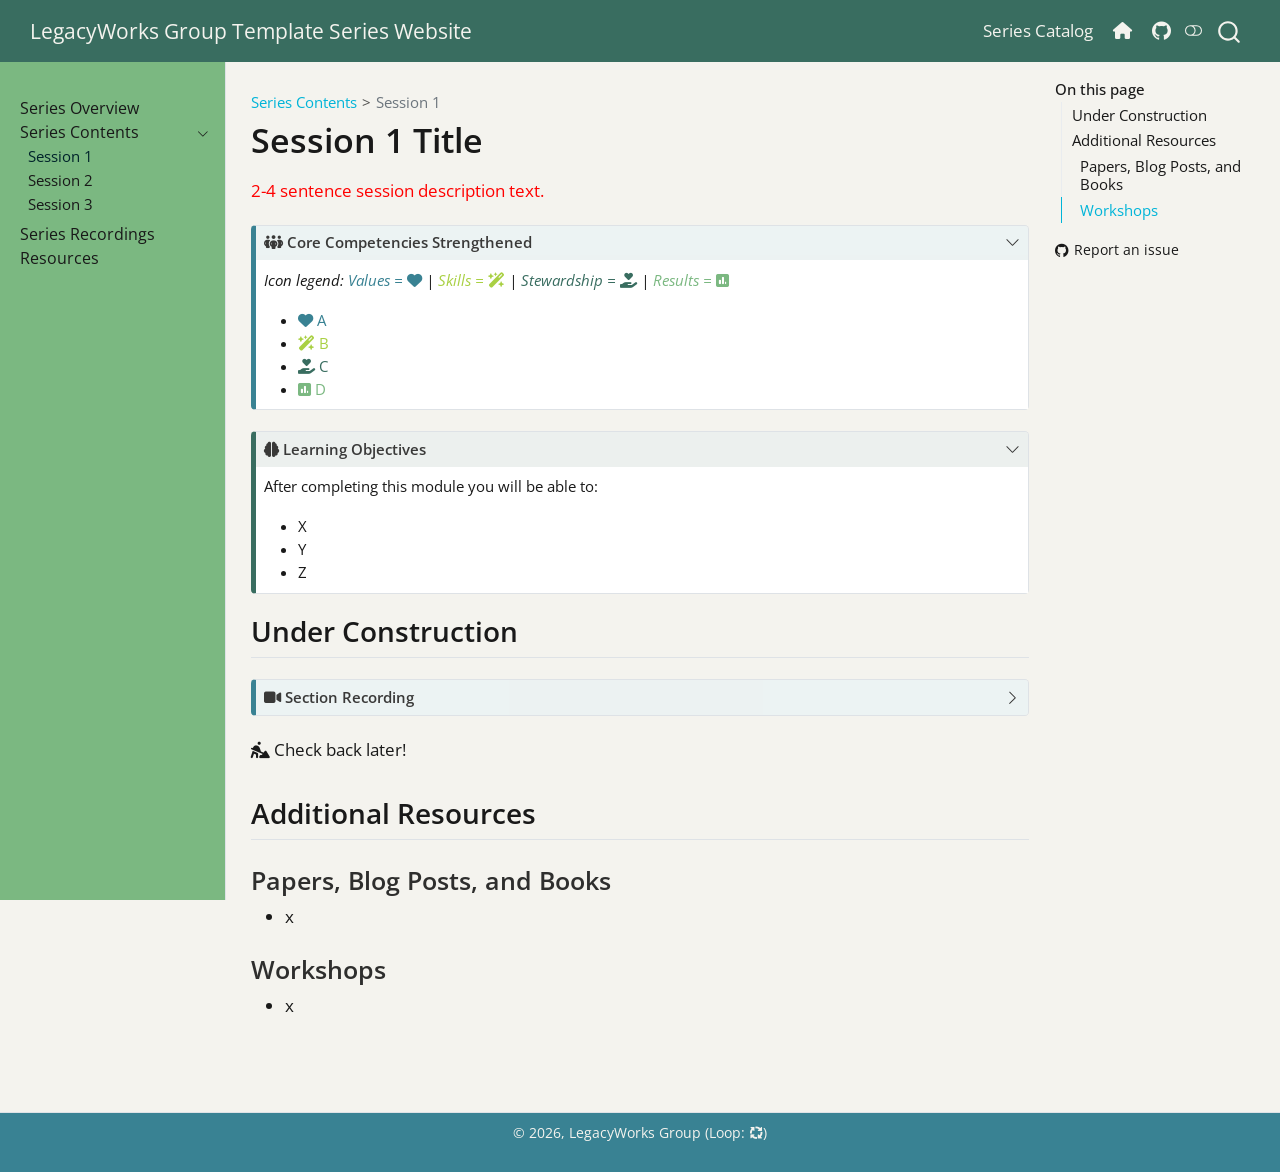
<file: content/session-01.html>
<!DOCTYPE html>
<html xmlns="http://www.w3.org/1999/xhtml" lang="en" xml:lang="en"><head>

<meta charset="utf-8">
<meta name="generator" content="quarto-1.11.9">

<meta name="viewport" content="width=device-width, initial-scale=1.0, user-scalable=yes">


<title>Session 1 Title – LegacyWorks Group Template Series Website</title>
<style>
/* Default styles provided by pandoc.
** See https://pandoc.org/MANUAL.html#variables-for-html for config info.
*/
span.smallcaps{font-variant: small-caps;}
div.columns{display: flex; gap: 1.5em;}
div.column{flex: auto;}
@media screen {
div.columns{gap: min(4vw, 1.5em);}
div.column{overflow-x: auto;}
}
div.hanging-indent{margin-left: 1.5em; text-indent: -1.5em;}
ul.task-list{list-style: none;}
ul.task-list li input[type="checkbox"] {
  width: 0.8em;
  margin: 0 0.8em 0.2em -1em; /* quarto-specific, see https://github.com/quarto-dev/quarto-cli/issues/4556 */ 
  vertical-align: middle;
}
</style>


<script src="../site_libs/quarto-nav/quarto-nav.js"></script>
<script src="../site_libs/quarto-nav/headroom.min.js"></script>
<script src="../site_libs/clipboard/clipboard.min.js"></script>
<script src="../site_libs/quarto-search/autocomplete.umd.js"></script>
<script src="../site_libs/quarto-search/fuse.min.js"></script>
<script src="../site_libs/quarto-search/quarto-search.js"></script>
<meta name="quarto:offset" content="../">
<link href="../content/images/logo_lwg-circle.png" rel="icon" type="image/png">
<script src="../site_libs/quarto-html/quarto.js" type="module"></script>
<script src="../site_libs/quarto-html/tabsets/tabsets.js" type="module"></script>
<script src="../site_libs/quarto-html/scrollable-regions/scrollable-regions.js" type="module"></script>
<script src="../site_libs/quarto-html/popper.min.js"></script>
<script src="../site_libs/quarto-html/tippy.umd.min.js"></script>
<script src="../site_libs/quarto-html/anchor.min.js"></script>
<link href="../site_libs/quarto-html/tippy.css" rel="stylesheet">
<link href="../site_libs/quarto-html/quarto-syntax-highlighting-63b5708e65d6cd79cd7618c58d0c21e7.css" rel="stylesheet" class="quarto-color-scheme" id="quarto-text-highlighting-styles">
<link href="../site_libs/quarto-html/quarto-syntax-highlighting-dark-447e42e69aaa9833c0ba1b986f430b20.css" rel="stylesheet" class="quarto-color-scheme quarto-color-alternate" id="quarto-text-highlighting-styles">
<link href="../site_libs/quarto-html/quarto-syntax-highlighting-63b5708e65d6cd79cd7618c58d0c21e7.css" rel="stylesheet" class="quarto-color-scheme-extra" id="quarto-text-highlighting-styles">
<script src="../site_libs/bootstrap/bootstrap.min.js"></script>
<link href="../site_libs/bootstrap/bootstrap-icons.css" rel="stylesheet">
<link href="../site_libs/bootstrap/bootstrap-a3e361929195504e376ca66405fd25bb.min.css" rel="stylesheet" append-hash="true" class="quarto-color-scheme" id="quarto-bootstrap" data-mode="light">
<link href="../site_libs/bootstrap/bootstrap-dark-a31996fb7bc2e089e573c947369b7264.min.css" rel="stylesheet" append-hash="true" class="quarto-color-scheme quarto-color-alternate" id="quarto-bootstrap" data-mode="dark">
<link href="../site_libs/bootstrap/bootstrap-a3e361929195504e376ca66405fd25bb.min.css" rel="stylesheet" append-hash="true" class="quarto-color-scheme-extra" id="quarto-bootstrap" data-mode="light">
<link href="../site_libs/quarto-contrib/fontawesome6-6.7.2/all.min.css" rel="stylesheet">
<link href="../site_libs/quarto-contrib/fontawesome6-6.7.2/latex-fontsize.css" rel="stylesheet">
<script id="quarto-search-options" type="application/json">{
  "location": "navbar",
  "copy-button": false,
  "collapse-after": 3,
  "panel-placement": "end",
  "type": "overlay",
  "limit": 50,
  "keyboard-shortcut": [
    "f",
    "/",
    "s"
  ],
  "show-item-context": false,
  "language": {
    "search-no-results-text": "No results",
    "search-matching-documents-text": "matching documents",
    "search-copy-link-title": "Copy link to search",
    "search-hide-matches-text": "Hide additional matches",
    "search-more-match-text": "more match in this document",
    "search-more-matches-text": "more matches in this document",
    "search-clear-button-title": "Clear",
    "search-text-placeholder": "",
    "search-detached-cancel-button-title": "Cancel",
    "search-submit-button-title": "Submit",
    "search-label": "Search"
  }
}</script>


</head>

<body class="nav-sidebar docked nav-fixed quarto-light"><a id="quarto-skip-link" class="visually-hidden-focusable" href="#quarto-document-content">Skip to main content</a><script id="quarto-html-before-body" type="application/javascript">
    const toggleBodyColorMode = (bsSheetEl) => {
      const mode = bsSheetEl.getAttribute("data-mode");
      const bodyEl = window.document.querySelector("body");
      if (mode === "dark") {
        bodyEl.classList.add("quarto-dark");
        bodyEl.classList.remove("quarto-light");
      } else {
        bodyEl.classList.add("quarto-light");
        bodyEl.classList.remove("quarto-dark");
      }
    }
    const toggleBodyColorPrimary = () => {
      const bsSheetEl = window.document.querySelector("link#quarto-bootstrap:not([rel=disabled-stylesheet])");
      if (bsSheetEl) {
        toggleBodyColorMode(bsSheetEl);
      }
    }
    const setColorSchemeToggle = (alternate) => {
      const toggles = window.document.querySelectorAll('.quarto-color-scheme-toggle');
      for (let i=0; i < toggles.length; i++) {
        const toggle = toggles[i];
        if (toggle) {
          toggle.setAttribute("aria-checked", alternate ? "true" : "false");
          if (alternate) {
            toggle.classList.add("alternate");
          } else {
            toggle.classList.remove("alternate");
          }
        }
      }
    };
    const toggleColorMode = (alternate) => {
      // Switch the stylesheets
      const primaryStylesheets = window.document.querySelectorAll('link.quarto-color-scheme:not(.quarto-color-alternate)');
      const alternateStylesheets = window.document.querySelectorAll('link.quarto-color-scheme.quarto-color-alternate');
      manageTransitions('#quarto-margin-sidebar .nav-link', false);
      if (alternate) {
        // note: dark is layered on light, we don't disable primary!
        enableStylesheet(alternateStylesheets);
        for (const sheetNode of alternateStylesheets) {
          if (sheetNode.id === "quarto-bootstrap") {
            toggleBodyColorMode(sheetNode);
          }
        }
      } else {
        disableStylesheet(alternateStylesheets);
        enableStylesheet(primaryStylesheets)
        toggleBodyColorPrimary();
      }
      manageTransitions('#quarto-margin-sidebar .nav-link', true);
      // Switch the toggles
      setColorSchemeToggle(alternate)
    }
    // Hack to workaround the fact that safari doesn't
    // properly recolor the scrollbar when toggling (#1455).
    // Not run on load: stylesheets are set before first paint there, and
    // scrolling would undo the scroll to a URL fragment (#14973).
    // The one pixel nudge keeps the reader where they were.
    const refreshSafariScrollbar = () => {
      if (navigator.userAgent.indexOf('Safari') > 0 && navigator.userAgent.indexOf('Chrome') == -1) {
        manageTransitions("body", false);
        const scrollY = window.scrollY;
        window.scrollTo(0, scrollY > 0 ? scrollY - 1 : 1);
        setTimeout(() => {
          window.scrollTo(0, scrollY);
          manageTransitions("body", true);
        }, 40);
      }
    }
    const disableStylesheet = (stylesheets) => {
      for (let i=0; i < stylesheets.length; i++) {
        const stylesheet = stylesheets[i];
        stylesheet.rel = 'disabled-stylesheet';
      }
    }
    const enableStylesheet = (stylesheets) => {
      for (let i=0; i < stylesheets.length; i++) {
        const stylesheet = stylesheets[i];
        if(stylesheet.rel !== 'stylesheet') { // for Chrome, which will still FOUC without this check
          stylesheet.rel = 'stylesheet';
        }
      }
    }
    const manageTransitions = (selector, allowTransitions) => {
      const els = window.document.querySelectorAll(selector);
      for (let i=0; i < els.length; i++) {
        const el = els[i];
        if (allowTransitions) {
          el.classList.remove('notransition');
        } else {
          el.classList.add('notransition');
        }
      }
    }
    const isFileUrl = () => {
      return window.location.protocol === 'file:';
    }
    const hasAlternateSentinel = () => {
      let styleSentinel = getColorSchemeSentinel();
      if (styleSentinel !== null) {
        return styleSentinel === "alternate";
      } else {
        return false;
      }
    }
    const setStyleSentinel = (alternate) => {
      const value = alternate ? "alternate" : "default";
      if (!isFileUrl()) {
        window.localStorage.setItem("quarto-color-scheme", value);
      } else {
        localAlternateSentinel = value;
      }
    }
    const getColorSchemeSentinel = () => {
      if (!isFileUrl()) {
        const storageValue = window.localStorage.getItem("quarto-color-scheme");
        return storageValue != null ? storageValue : localAlternateSentinel;
      } else {
        return localAlternateSentinel;
      }
    }
    const toggleGiscusIfUsed = (isAlternate, darkModeDefault) => {
      const baseTheme = document.querySelector('#giscus-base-theme')?.value ?? 'light';
      const alternateTheme = document.querySelector('#giscus-alt-theme')?.value ?? 'dark';
      let newTheme = '';
      if(authorPrefersDark) {
        newTheme = isAlternate ? baseTheme : alternateTheme;
      } else {
        newTheme = isAlternate ? alternateTheme : baseTheme;
      }
      const changeGiscusTheme = () => {
        // From: https://github.com/giscus/giscus/issues/336
        const sendMessage = (message) => {
          const iframe = document.querySelector('iframe.giscus-frame');
          if (!iframe) return;
          iframe.contentWindow.postMessage({ giscus: message }, 'https://giscus.app');
        }
        sendMessage({
          setConfig: {
            theme: newTheme
          }
        });
      }
      const isGiscussLoaded = window.document.querySelector('iframe.giscus-frame') !== null;
      if (isGiscussLoaded) {
        changeGiscusTheme();
      }
    };
    const authorPrefersDark = false;
    const darkModeDefault = authorPrefersDark;
      document.querySelector('link#quarto-text-highlighting-styles.quarto-color-scheme-extra').rel = 'disabled-stylesheet';
      document.querySelector('link#quarto-bootstrap.quarto-color-scheme-extra').rel = 'disabled-stylesheet';
    let localAlternateSentinel = darkModeDefault ? 'alternate' : 'default';
    // Dark / light mode switch
    window.quartoToggleColorScheme = () => {
      // Read the current dark / light value
      let toAlternate = !hasAlternateSentinel();
      toggleColorMode(toAlternate);
      refreshSafariScrollbar();
      setStyleSentinel(toAlternate);
      toggleGiscusIfUsed(toAlternate, darkModeDefault);
      window.dispatchEvent(new Event('resize'));
    };
    // Switch to dark mode if need be
    if (hasAlternateSentinel()) {
      toggleColorMode(true);
    } else {
      toggleColorMode(false);
    }
  </script>

<div id="quarto-search-results"></div>
  <header id="quarto-header" class="headroom fixed-top">
    <nav class="navbar navbar-expand-lg " data-bs-theme="dark" aria-label="Site">
      <div class="navbar-container container-fluid">
      <div class="navbar-brand-container mx-auto">
    <a class="navbar-brand" href="../index.html">
    <span class="navbar-title">LegacyWorks Group Template Series Website</span>
    </a>
  </div>
          <button class="navbar-toggler" type="button" data-bs-toggle="collapse" data-bs-target="#navbarCollapse" aria-controls="navbarCollapse" aria-expanded="false" aria-label="Toggle navigation" onclick="if (window.quartoToggleHeadroom) { window.quartoToggleHeadroom(); }">
  <span class="navbar-toggler-icon"></span>
</button>
          <div class="collapse navbar-collapse" id="navbarCollapse">
            <ul class="navbar-nav navbar-nav-scroll ms-auto">
  <li class="nav-item">
    <a class="nav-link" href="https://legacyworksgroup.github.io/learning-catalog/"> 
<span class="menu-text">Series Catalog</span></a>
  </li>  
  <li class="nav-item">
    <a class="nav-link" href="https://legacyworksgroup.com/"> 
<span class="menu-text"><i class="fa-solid fa-house" aria-label="house"></i></span></a>
  </li>  
  <li class="nav-item compact">
    <a class="nav-link" href="https://github.com/LegacyWorksGroup"> <i class="bi bi-github" role="img">
</i> 
<span class="menu-text"></span></a>
  </li>  
</ul>
          </div> <!-- /navcollapse -->
            <div class="quarto-navbar-tools">
  <button type="button" role="switch" aria-checked="false" class="quarto-color-scheme-toggle quarto-navigation-tool  px-1" onclick="window.quartoToggleColorScheme(); return false;" title="Toggle dark mode" aria-label="Toggle dark mode"><i class="bi"></i></button>
</div>
            <div id="quarto-search" class="" title="Search"></div>
      </div> <!-- /container-fluid -->
    </nav>
  <nav class="quarto-secondary-nav" aria-label="Toolbar">
    <div class="container-fluid d-flex">
      <button type="button" class="quarto-btn-toggle btn" data-bs-toggle="collapse" role="button" data-bs-target=".quarto-sidebar-collapse-item" aria-controls="quarto-sidebar" aria-expanded="false" aria-label="Toggle sidebar navigation" onclick="if (window.quartoToggleHeadroom) { window.quartoToggleHeadroom(); }">
        <i class="bi bi-layout-text-sidebar-reverse"></i>
      </button>
        <nav class="quarto-page-breadcrumbs" aria-label="Breadcrumbs"><ol class="breadcrumb"><li class="breadcrumb-item"><a href="../content/session-01.html">Series Contents</a></li><li class="breadcrumb-item"><a href="../content/session-01.html">Session 1</a></li></ol></nav>
        <a class="flex-grow-1" data-bs-toggle="collapse" data-bs-target=".quarto-sidebar-collapse-item" onclick="if (window.quartoToggleHeadroom) { window.quartoToggleHeadroom(); }">      
        </a>
    </div>
  </nav>
</header>
<!-- content -->
<div id="quarto-content" class="quarto-container page-columns page-rows-contents page-layout-article page-navbar">
<!-- sidebar -->
  <nav id="quarto-sidebar" class="sidebar collapse collapse-horizontal quarto-sidebar-collapse-item sidebar-navigation docked overflow-auto" aria-label="Section">
    <div class="sidebar-menu-container"> 
    <ul class="list-unstyled mt-1">
        <li class="sidebar-item">
  <div class="sidebar-item-container"> 
  <a href="../index.html" class="sidebar-item-text sidebar-link">
 <span class="menu-text">Series Overview</span></a>
  </div>
</li>
        <li class="sidebar-item sidebar-item-section">
      <div class="sidebar-item-container"> 
            <button type="button" class="sidebar-item-text sidebar-item-toggle sidebar-link text-start" data-bs-toggle="collapse" data-bs-target="#quarto-sidebar-section-1" aria-controls="quarto-sidebar-section-1" aria-expanded="true">
 <span class="menu-text" id="quarto-sidebar-section-1-label">Series Contents</span><i class="bi bi-chevron-right" aria-hidden="true"></i></button>
      </div>
      <ul id="quarto-sidebar-section-1" aria-labelledby="quarto-sidebar-section-1-label" class="collapse list-unstyled sidebar-section depth1 show">  
          <li class="sidebar-item">
  <div class="sidebar-item-container"> 
  <a href="../content/session-01.html" class="sidebar-item-text sidebar-link active">
 <span class="menu-text">Session 1</span></a>
  </div>
</li>
          <li class="sidebar-item">
  <div class="sidebar-item-container"> 
  <a href="../content/session-02.html" class="sidebar-item-text sidebar-link">
 <span class="menu-text">Session 2</span></a>
  </div>
</li>
          <li class="sidebar-item">
  <div class="sidebar-item-container"> 
  <a href="../content/session-03.html" class="sidebar-item-text sidebar-link">
 <span class="menu-text">Session 3</span></a>
  </div>
</li>
      </ul>
  </li>
        <li class="sidebar-item">
  <div class="sidebar-item-container"> 
  <a href="../recordings.html" class="sidebar-item-text sidebar-link">
 <span class="menu-text">Series Recordings</span></a>
  </div>
</li>
        <li class="sidebar-item">
  <div class="sidebar-item-container"> 
  <a href="../resources.html" class="sidebar-item-text sidebar-link">
 <span class="menu-text">Resources</span></a>
  </div>
</li>
    </ul>
    </div>
</nav>
<div id="quarto-sidebar-glass" class="quarto-sidebar-collapse-item" data-bs-toggle="collapse" data-bs-target=".quarto-sidebar-collapse-item"></div>
<!-- margin-sidebar -->
    <div id="quarto-margin-sidebar" class="sidebar margin-sidebar">
        <nav id="TOC" role="doc-toc" aria-labelledby="toc-title" class="toc-active">
    <h2 id="toc-title">On this page</h2>
   
  <ul>
  <li><a href="#under-construction" id="toc-under-construction" class="nav-link active" data-scroll-target="#under-construction">Under Construction</a></li>
  <li><a href="#additional-resources" id="toc-additional-resources" class="nav-link" data-scroll-target="#additional-resources">Additional Resources</a>
  <ul class="collapse">
  <li><a href="#papers-blog-posts-and-books" id="toc-papers-blog-posts-and-books" class="nav-link" data-scroll-target="#papers-blog-posts-and-books">Papers, Blog Posts, and Books</a></li>
  <li><a href="#workshops" id="toc-workshops" class="nav-link" data-scroll-target="#workshops">Workshops</a></li>
  </ul></li>
  </ul>
<div class="toc-actions"><ul><li><a href="https://github.com/LegacyWorksGroup/issues/new" class="toc-action"><i class="bi bi-github"></i>Report an issue</a></li></ul></div></nav>
    </div>
<!-- main -->
<main class="content" id="quarto-document-content" tabindex="-1">


<header id="title-block-header" class="quarto-title-block default"><nav class="quarto-page-breadcrumbs quarto-title-breadcrumbs d-none d-lg-block" aria-label="Breadcrumbs"><ol class="breadcrumb"><li class="breadcrumb-item"><a href="../content/session-01.html">Series Contents</a></li><li class="breadcrumb-item"><a href="../content/session-01.html">Session 1</a></li></ol></nav>
<div class="quarto-title">
<h1 class="title">Session 1 Title</h1>
</div>



<div class="quarto-title-meta">

    
  
    
  </div>
  


</header>


<meta name="robots" content="noindex, nofollow">
<p><span style="color:red">2-4 sentence session description text.</span></p>
<div class="callout callout-style-default callout-note no-icon callout-titled">
<div class="callout-header d-flex align-content-center" data-bs-toggle="collapse" data-bs-target=".callout-1-contents" aria-controls="callout-1" aria-expanded="true" aria-label="Toggle callout">
<div class="callout-icon-container">
<i class="callout-icon no-icon"></i>
</div>
<div class="callout-title-container flex-fill">
<span class="screen-reader-only">Note</span><i class="fa-solid fa-people-group" aria-label="people-group"></i> Core Competencies Strengthened
</div>
<div class="callout-btn-toggle d-inline-block border-0 py-1 ps-1 pe-0 float-end"><i class="callout-toggle"></i></div>
</div>
<div id="callout-1" class="callout-1-contents callout-collapse collapse show">
<div class="callout-body-container callout-body">
<p><em>Icon legend: <span class="cc-value">Values = <i class="fa-solid fa-heart" aria-label="heart"></i></span> | <span class="cc-skill">Skills = <i class="fa-solid fa-wand-magic-sparkles" aria-label="wand-magic-sparkles"></i></span> | <span class="cc-steward">Stewardship = <i class="fa-solid fa-hand-holding-heart" aria-label="hand-holding-heart"></i></span> | <span class="cc-result">Results = <i class="fa-solid fa-square-poll-vertical" aria-label="square-poll-vertical"></i></span></em></p>
<ul>
<li><span class="cc-value"><i class="fa-solid fa-heart" aria-label="heart"></i> A</span></li>
<li><span class="cc-skill"><i class="fa-solid fa-wand-magic-sparkles" aria-label="wand-magic-sparkles"></i> B</span></li>
<li><span class="cc-steward"><i class="fa-solid fa-hand-holding-heart" aria-label="hand-holding-heart"></i> C</span></li>
<li><span class="cc-result"><i class="fa-solid fa-square-poll-vertical" aria-label="square-poll-vertical"></i> D</span></li>
</ul>
</div>
</div>
</div>
<div class="callout callout-style-default callout-tip no-icon callout-titled">
<div class="callout-header d-flex align-content-center" data-bs-toggle="collapse" data-bs-target=".callout-2-contents" aria-controls="callout-2" aria-expanded="true" aria-label="Toggle callout">
<div class="callout-icon-container">
<i class="callout-icon no-icon"></i>
</div>
<div class="callout-title-container flex-fill">
<span class="screen-reader-only">Tip</span><i class="fa-solid fa-brain" aria-label="brain"></i> Learning Objectives
</div>
<div class="callout-btn-toggle d-inline-block border-0 py-1 ps-1 pe-0 float-end"><i class="callout-toggle"></i></div>
</div>
<div id="callout-2" class="callout-2-contents callout-collapse collapse show">
<div class="callout-body-container callout-body">
<p>After completing this module you will be able to:</p>
<ul>
<li>X</li>
<li>Y</li>
<li>Z</li>
</ul>
</div>
</div>
</div>
<section id="under-construction" class="level2">
<h2 class="anchored" data-anchor-id="under-construction">Under Construction</h2>
<div class="callout callout-style-default callout-note no-icon callout-titled">
<div class="callout-header d-flex align-content-center collapsed" data-bs-toggle="collapse" data-bs-target=".callout-3-contents" aria-controls="callout-3" aria-expanded="false" aria-label="Toggle callout">
<div class="callout-icon-container">
<i class="callout-icon no-icon"></i>
</div>
<div class="callout-title-container flex-fill">
<span class="screen-reader-only">Note</span><i class="fa-solid fa-video" aria-label="video"></i> Section Recording
</div>
<div class="callout-btn-toggle d-inline-block border-0 py-1 ps-1 pe-0 float-end"><i class="callout-toggle"></i></div>
</div>
<div id="callout-3" class="callout-3-contents callout-collapse collapse">
<div class="callout-body-container callout-body">
<p><em>Relevant recording to be added; stay tuned!</em></p>
</div>
</div>
</div>
<p><i class="fa-solid fa-person-digging" aria-label="person-digging"></i> Check back later!</p>
</section>
<section id="additional-resources" class="level2">
<h2 class="anchored" data-anchor-id="additional-resources">Additional Resources</h2>
<section id="papers-blog-posts-and-books" class="level3">
<h3 class="anchored" data-anchor-id="papers-blog-posts-and-books">Papers, Blog Posts, and Books</h3>
<ul>
<li>x</li>
</ul>
</section>
<section id="workshops" class="level3">
<h3 class="anchored" data-anchor-id="workshops">Workshops</h3>
<ul>
<li>x</li>
</ul>


</section>
</section>

</main> <!-- /main -->
<script id="quarto-html-after-body" type="application/javascript">
  window.document.addEventListener("DOMContentLoaded", function (event) {
    // Ensure there is a toggle, if there isn't float one in the top right
    if (window.document.querySelector('.quarto-color-scheme-toggle') === null) {
      const toggle = window.document.createElement('button');
      toggle.type = "button";
      toggle.setAttribute("role", "switch");
      toggle.setAttribute("aria-checked", "false");
      toggle.classList.add('top-right');
      toggle.classList.add('quarto-color-scheme-toggle');
      toggle.setAttribute("aria-label", "Toggle dark mode");
      toggle.onclick = function() { try { window.quartoToggleColorScheme(); } catch {} return false; };
      const i = window.document.createElement("i");
      i.classList.add('bi');
      toggle.appendChild(i);
      // Put the toggle in a landmark of its own, so that landmark navigation
      // can reach it.
      //
      // The container is always a fresh direct child of body, and the toggle is
      // never moved into page furniture that the theme or the author controls.
      // The toggle is positioned against the page, so any ancestor that
      // establishes a containing block captures it: a positioned element or a
      // grid for position: absolute, and transform, filter, will-change or
      // contain for position: fixed. A direct child of body has none of these
      // to inherit, and the shift when one appears is silent and visual.
      //
      // ARIA says a document should have at most one banner, and axe reports a
      // duplicate whether or not the banners carry distinct labels. So use a
      // header when the page has no banner yet, and a named region otherwise.
      //
      // A header is a banner wherever it sits, unless it is inside sectioning
      // content, so this cannot just look at the children of body: a custom
      // page layout wraps the title block header in a plain div. An explicit
      // role="banner" always counts.
      const sectioning = 'article, aside, main, nav, section, [role="article"], [role="complementary"], [role="main"], [role="navigation"], [role="region"]';
      const hasBanner = Array.from(
        window.document.querySelectorAll('header:not([role]), [role="banner"]')
      ).some(function(el) {
        return el.hasAttribute("role") || el.closest(sectioning) === null;
      });
      const container = window.document.createElement(hasBanner ? "div" : "header");
      if (hasBanner) {
        container.setAttribute("role", "region");
        container.setAttribute("aria-label", "Toggle dark mode");
      }
      container.classList.add('quarto-color-scheme-toggle-container');
      container.appendChild(toggle);
      window.document.body.appendChild(container);
    }
    setColorSchemeToggle(hasAlternateSentinel())
    const icon = "";
    const anchorJS = new window.AnchorJS();
    anchorJS.options = {
      placement: 'right',
      icon: icon
    };
    anchorJS.add('.anchored');
    const isCodeAnnotation = (el) => {
      for (const clz of el.classList) {
        if (clz.startsWith('code-annotation-')) {                     
          return true;
        }
      }
      return false;
    }
    const onCopySuccess = function(e) {
      // button target
      const button = e.trigger;
      // don't keep focus
      button.blur();
      // flash "checked"
      button.classList.add('code-copy-button-checked');
      var currentTitle = button.getAttribute("title");
      button.setAttribute("title", "Copied!");
      let tooltip;
      if (window.bootstrap) {
        button.setAttribute("data-bs-toggle", "tooltip");
        button.setAttribute("data-bs-placement", "left");
        button.setAttribute("data-bs-title", "Copied!");
        tooltip = new bootstrap.Tooltip(button, 
          { trigger: "manual", 
            customClass: "code-copy-button-tooltip",
            offset: [0, -8]});
        tooltip.show();    
      }
      setTimeout(function() {
        if (tooltip) {
          tooltip.hide();
          button.removeAttribute("data-bs-title");
          button.removeAttribute("data-bs-toggle");
          button.removeAttribute("data-bs-placement");
        }
        button.setAttribute("title", currentTitle);
        button.classList.remove('code-copy-button-checked');
      }, 1000);
      // clear code selection
      e.clearSelection();
    }
    const getTextToCopy = function(trigger) {
      const outerScaffold = trigger.parentElement.cloneNode(true);
      const codeEl = outerScaffold.querySelector('code');
      for (const childEl of codeEl.children) {
        if (isCodeAnnotation(childEl)) {
          childEl.remove();
        }
      }
      return codeEl.innerText;
    }
    const clipboard = new window.ClipboardJS('.code-copy-button:not([data-in-quarto-modal])', {
      text: getTextToCopy
    });
    clipboard.on('success', onCopySuccess);
    if (window.document.getElementById('quarto-embedded-source-code-modal')) {
      const clipboardModal = new window.ClipboardJS('.code-copy-button[data-in-quarto-modal]', {
        text: getTextToCopy,
        container: window.document.getElementById('quarto-embedded-source-code-modal')
      });
      clipboardModal.on('success', onCopySuccess);
    }
      var localhostRegex = new RegExp(/^(?:http|https):\/\/localhost\:?[0-9]*\//);
      var mailtoRegex = new RegExp(/^mailto:/);
        var filterRegex = new RegExp("https:\/\/LegacyWorksGroup\.github\.io\/series-template\/");
      const newWindowLabel = "(opens in a new tab)";
      const newWindowNoteId = "quarto-ext-newwindow-label";
      // Links reference one hidden label through aria-describedby, so the
      // announcement never changes their accessible name.
      var describeNewWindow = (link) => {
        if (!window.document.getElementById(newWindowNoteId)) {
          var newWindowNote = window.document.createElement("span");
          newWindowNote.id = newWindowNoteId;
          newWindowNote.hidden = true;
          newWindowNote.textContent = newWindowLabel;
          window.document.body.appendChild(newWindowNote);
        }
        var describedBy = (link.getAttribute("aria-describedby") || "").split(/\s+/).filter(Boolean);
        if (!describedBy.includes(newWindowNoteId)) {
          describedBy.push(newWindowNoteId);
          link.setAttribute("aria-describedby", describedBy.join(" "));
        }
      }
      var isInternal = (href) => {
          return filterRegex.test(href) || localhostRegex.test(href) || mailtoRegex.test(href);
      }
      // Inspect non-navigation links and adorn them if external
      window.quartoDecorateExternalLinks = function (root) {
     var links = (root || window.document).querySelectorAll('a[href]:not(.nav-link):not(.navbar-brand):not(.toc-action):not(.sidebar-link):not(.sidebar-item-toggle):not(.pagination-link):not(.no-external):not([aria-hidden]):not(.dropdown-item):not(.quarto-navigation-tool):not(.about-link)');
      for (var i=0; i<links.length; i++) {
        const link = links[i];
        if (!isInternal(link.href)) {
          // undo the damage that might have been done by quarto-nav.js in the case of
          // links that we want to consider external
          if (link.dataset.originalHref !== undefined) {
            link.href = link.dataset.originalHref;
          }
            // target, if specified
            link.setAttribute("target", "_blank");
            if (link.getAttribute("rel") === null) {
              link.setAttribute("rel", "noopener");
            }
            describeNewWindow(link);
          if (!link.classList.contains('no-external-icon')) {
          }
        }
      }
      };
      window.quartoDecorateExternalLinks(window.document);
    // Esc closes the popup (WCAG 1.4.13) and focus leaving both trigger and
    // popup closes it (WCAG 2.4.11); tippy handles neither for interactive popups.
    const hideOnEscAndFocusOut = {
      name: 'hideOnEscAndFocusOut',
      defaultValue: true,
      fn(instance) {
        const dismiss = () => {
          // A show scheduled by the trigger delay would otherwise reopen it
          instance.clearDelayTimeouts();
          instance.hide();
        };
        const onKeyDown = (event) => {
          if (event.key !== 'Escape') {
            return;
          }
          // Keep Esc from also reaching page handlers (e.g. reveal.js overview),
          // except an open reveal.js slide menu, which Esc should close too.
          // The menu handles keys only when its keyboard option is on.
          const menuHandlesEsc = window.Reveal?.getPlugin?.('menu')?.isOpen() &&
            window.Reveal.getConfig().menu?.keyboard !== false;
          if (!menuHandlesEsc) {
            event.stopPropagation();
          }
          if (instance.popper.contains(window.document.activeElement)) {
            // Disabled while refocusing so the focus trigger does not reopen it
            instance.disable();
            instance.reference.focus();
            instance.enable();
          }
          dismiss();
        };
        const onFocusOut = (event) => {
          const target = event.relatedTarget;
          if (target && !instance.reference.contains(target) &&
              !instance.popper.contains(target)) {
            dismiss();
          }
        };
        // On the trigger too: a click trigger (code-annotations: select) has no
        // blur handling. Attached for the instance's lifetime so leaving the
        // trigger also cancels a show still pending on the trigger delay.
        instance.reference.addEventListener('focusout', onFocusOut);
        return {
          onShow() {
            window.document.addEventListener('keydown', onKeyDown, true);
            instance.popper.addEventListener('focusout', onFocusOut);
          },
          onHide() {
            window.document.removeEventListener('keydown', onKeyDown, true);
            instance.popper.removeEventListener('focusout', onFocusOut);
          },
          onDestroy() {
            instance.reference.removeEventListener('focusout', onFocusOut);
          },
        };
      },
    };
    function tippyHover(el, contentFn, onTriggerFn, onUntriggerFn) {
      const config = {
        allowHTML: true,
        maxWidth: 500,
        delay: 100,
        arrow: false,
        appendTo: function(el) {
            return el.parentElement;
        },
        interactive: true,
        interactiveBorder: 10,
        theme: 'quarto',
        placement: 'bottom-start',
        plugins: [hideOnEscAndFocusOut],
      };
      if (contentFn) {
        config.content = contentFn;
      }
      if (onTriggerFn) {
        config.onTrigger = onTriggerFn;
      }
      if (onUntriggerFn) {
        config.onUntrigger = onUntriggerFn;
      }
      window.tippy(el, config); 
    }
    const noterefs = window.document.querySelectorAll('a[role="doc-noteref"]');
    for (var i=0; i<noterefs.length; i++) {
      const ref = noterefs[i];
      tippyHover(ref, function() {
        // use id or data attribute instead here
        let href = ref.getAttribute('data-footnote-href') || ref.getAttribute('href');
        try { href = new URL(href).hash; } catch {}
        const id = href.replace(/^#\/?/, "");
        const note = window.document.getElementById(id);
        if (note) {
          return note.innerHTML;
        } else {
          return "";
        }
      });
    }
    const xrefs = window.document.querySelectorAll('a.quarto-xref');
    const processXRef = (id, note) => {
      // Strip column container classes
      const stripColumnClz = (el) => {
        el.classList.remove("page-full", "page-columns");
        if (el.children) {
          for (const child of el.children) {
            stripColumnClz(child);
          }
        }
      }
      stripColumnClz(note)
      if (id === null || id.startsWith('sec-')) {
        // Special case sections, only their first couple elements
        const container = document.createElement("div");
        if (note.children && note.children.length > 2) {
          container.appendChild(note.children[0].cloneNode(true));
          for (let i = 1; i < note.children.length; i++) {
            const child = note.children[i];
            if (child.tagName === "P" && child.innerText === "") {
              continue;
            } else {
              container.appendChild(child.cloneNode(true));
              break;
            }
          }
          if (window.Quarto?.typesetMath) {
            window.Quarto.typesetMath(container);
          }
          return container.innerHTML
        } else {
          if (window.Quarto?.typesetMath) {
            window.Quarto.typesetMath(note);
          }
          return note.innerHTML;
        }
      } else {
        // Remove any anchor links if they are present
        const anchorLink = note.querySelector('a.anchorjs-link');
        if (anchorLink) {
          anchorLink.remove();
        }
        if (window.Quarto?.typesetMath) {
          window.Quarto.typesetMath(note);
        }
        if (note.classList.contains("callout")) {
          return note.outerHTML;
        } else {
          return note.innerHTML;
        }
      }
    }
    for (var i=0; i<xrefs.length; i++) {
      const xref = xrefs[i];
      tippyHover(xref, undefined, function(instance) {
        instance.disable();
        let url = xref.getAttribute('href');
        let hash = undefined; 
        if (url.startsWith('#')) {
          hash = url;
        } else {
          try { hash = new URL(url).hash; } catch {}
        }
        if (hash) {
          const id = hash.replace(/^#\/?/, "");
          const note = window.document.getElementById(id);
          if (note !== null) {
            try {
              const html = processXRef(id, note.cloneNode(true));
              instance.setContent(html);
            } finally {
              instance.enable();
              instance.show();
            }
          } else {
            // See if we can fetch this
            fetch(url.split('#')[0])
            .then(res => res.text())
            .then(html => {
              const parser = new DOMParser();
              const htmlDoc = parser.parseFromString(html, "text/html");
              const note = htmlDoc.getElementById(id);
              if (note !== null) {
                const html = processXRef(id, note);
                instance.setContent(html);
              } 
            }).finally(() => {
              instance.enable();
              instance.show();
            });
          }
        } else {
          // See if we can fetch a full url (with no hash to target)
          // This is a special case and we should probably do some content thinning / targeting
          fetch(url)
          .then(res => res.text())
          .then(html => {
            const parser = new DOMParser();
            const htmlDoc = parser.parseFromString(html, "text/html");
            const note = htmlDoc.querySelector('main.content');
            if (note !== null) {
              // This should only happen for chapter cross references
              // (since there is no id in the URL)
              // remove the first header
              if (note.children.length > 0 && note.children[0].tagName === "HEADER") {
                note.children[0].remove();
              }
              const html = processXRef(null, note);
              instance.setContent(html);
            } 
          }).finally(() => {
            instance.enable();
            instance.show();
          });
        }
      }, function(instance) {
      });
    }
        let selectedAnnoteEl;
        const selectorForAnnotation = ( cell, annotation) => {
          let cellAttr = 'data-code-cell="' + cell + '"';
          let lineAttr = 'data-code-annotation="' +  annotation + '"';
          const selector = 'span[' + cellAttr + '][' + lineAttr + ']';
          return selector;
        }
        const selectCodeLines = (annoteEl) => {
          const doc = window.document;
          const targetCell = annoteEl.getAttribute("data-target-cell");
          const targetAnnotation = annoteEl.getAttribute("data-target-annotation");
          const annoteSpan = window.document.querySelector(selectorForAnnotation(targetCell, targetAnnotation));
          const lines = annoteSpan.getAttribute("data-code-lines").split(",");
          const lineIds = lines.map((line) => {
            return targetCell + "-" + line;
          })
          // Each band is positioned against its own containing block, which is
          // not the offsetParent of the lines, so place it from client rects.
          const placeBand = (band, firstEl, lastEl, codeBlock) => {
            const container = band.offsetParent;
            if (container === null) {
              return;
            }
            const containerRect = container.getBoundingClientRect();
            // Reveal.js scales slides with a transform, so convert client
            // pixels back to the CSS pixels of the container.
            const scale = containerRect.height / container.offsetHeight || 1;
            const firstRect = firstEl.getBoundingClientRect();
            const lastRect = lastEl.getBoundingClientRect();
            const top = (firstRect.top - containerRect.top) / scale - container.clientTop + container.scrollTop;
            const height = (lastRect.bottom - firstRect.top) / scale;
            band.style.top = top - 2 + "px";
            band.style.height = height + 4 + "px";
            if (codeBlock) {
              // Without the copy button wrapper, the containing block is wider
              // than the code block, so span the code block explicitly.
              const blockRect = codeBlock.getBoundingClientRect();
              band.style.left = (blockRect.left - containerRect.left) / scale - container.clientLeft + container.scrollLeft + "px";
              band.style.width = blockRect.width / scale + "px";
            }
          };
          if (lineIds.length > 0) {
            const el = window.document.getElementById(lineIds[0]);
            const lastEl = window.document.getElementById(lineIds[lineIds.length - 1]);
            const parent = el.parentElement.parentElement;
            // cook up a div (if necessary) and position it
            let div = window.document.getElementById("code-annotation-line-highlight");
            if (div === null) {
              div = window.document.createElement("div");
              div.setAttribute("id", "code-annotation-line-highlight");
              div.style.position = 'absolute';
              parent.appendChild(div);
            }
            placeBand(div, el, lastEl, parent.closest("div.sourceCode") || parent);
            let gutterDiv = window.document.getElementById("code-annotation-line-highlight-gutter");
            if (gutterDiv === null) {
              gutterDiv = window.document.createElement("div");
              gutterDiv.setAttribute("id", "code-annotation-line-highlight-gutter");
              gutterDiv.style.position = 'absolute';
              const codeCell = window.document.getElementById(targetCell);
              const gutter = codeCell.querySelector('.code-annotation-gutter');
              gutter.appendChild(gutterDiv);
            }
            placeBand(gutterDiv, el, lastEl);
            selectedAnnoteEl = annoteEl;
          }
        };
        const unselectCodeLines = () => {
          const elementsIds = ["code-annotation-line-highlight", "code-annotation-line-highlight-gutter"];
          elementsIds.forEach((elId) => {
            const div = window.document.getElementById(elId);
            if (div) {
              div.remove();
            }
          });
          selectedAnnoteEl = undefined;
        };
          // Handle positioning of the toggle
      window.addEventListener(
        "resize",
        throttle(() => {
          elRect = undefined;
          if (selectedAnnoteEl) {
            selectCodeLines(selectedAnnoteEl);
          }
        }, 10)
      );
      function throttle(fn, ms) {
      let throttle = false;
      let timer;
        return (...args) => {
          if(!throttle) { // first call gets through
              fn.apply(this, args);
              throttle = true;
          } else { // all the others get throttled
              if(timer) clearTimeout(timer); // cancel #2
              timer = setTimeout(() => {
                fn.apply(this, args);
                timer = throttle = false;
              }, ms);
          }
        };
      }
        // Attach click handler to the DT
        const annoteDls = window.document.querySelectorAll('dt[data-target-cell]');
        for (const annoteDlNode of annoteDls) {
          annoteDlNode.addEventListener('click', (event) => {
            const clickedEl = event.target;
            if (clickedEl !== selectedAnnoteEl) {
              unselectCodeLines();
              const activeEl = window.document.querySelector('dt[data-target-cell].code-annotation-active');
              if (activeEl) {
                activeEl.classList.remove('code-annotation-active');
              }
              selectCodeLines(clickedEl);
              clickedEl.classList.add('code-annotation-active');
            } else {
              // Unselect the line
              unselectCodeLines();
              clickedEl.classList.remove('code-annotation-active');
            }
          });
        }
    const findCites = (el) => {
      const parentEl = el.parentElement;
      if (parentEl) {
        const cites = parentEl.dataset.cites;
        if (cites) {
          return {
            el,
            cites: cites.split(' ')
          };
        } else {
          return findCites(el.parentElement)
        }
      } else {
        return undefined;
      }
    };
    var bibliorefs = window.document.querySelectorAll('a[role="doc-biblioref"]');
    for (var i=0; i<bibliorefs.length; i++) {
      const ref = bibliorefs[i];
      const citeInfo = findCites(ref);
      if (citeInfo) {
        tippyHover(citeInfo.el, function() {
          var popup = window.document.createElement('div');
          citeInfo.cites.forEach(function(cite) {
            var citeDiv = window.document.createElement('div');
            citeDiv.classList.add('hanging-indent');
            citeDiv.classList.add('csl-entry');
            var biblioDiv = window.document.getElementById('ref-' + cite);
            if (biblioDiv) {
              citeDiv.innerHTML = biblioDiv.innerHTML;
            }
            popup.appendChild(citeDiv);
          });
          return popup.innerHTML;
        });
      }
    }
  });
  </script>
  <script type="application/javascript">
  window.quartoScrollableRegionsLabels = {"code":"Scrollable code","output":"Scrollable output"};
  </script>
</div> <!-- /content -->
<footer class="footer">
  <div class="nav-footer">
    <div class="nav-footer-left">
      &nbsp;
    </div>   
    <div class="nav-footer-center">
<p>© 2026, LegacyWorks Group (Loop: <a href="https://sites.google.com/legacyworksgroup.com/legacy-loop/legacyloop"><i class="fa-solid fa-arrows-spin" aria-label="arrows-spin"></i></a>)</p>
<div class="toc-actions d-sm-block d-md-none"><ul><li><a href="https://github.com/LegacyWorksGroup/issues/new" class="toc-action"><i class="bi bi-github"></i>Report an issue</a></li></ul></div></div>
    <div class="nav-footer-right">
      &nbsp;
    </div>
  </div>
</footer>




</body></html>
</file>
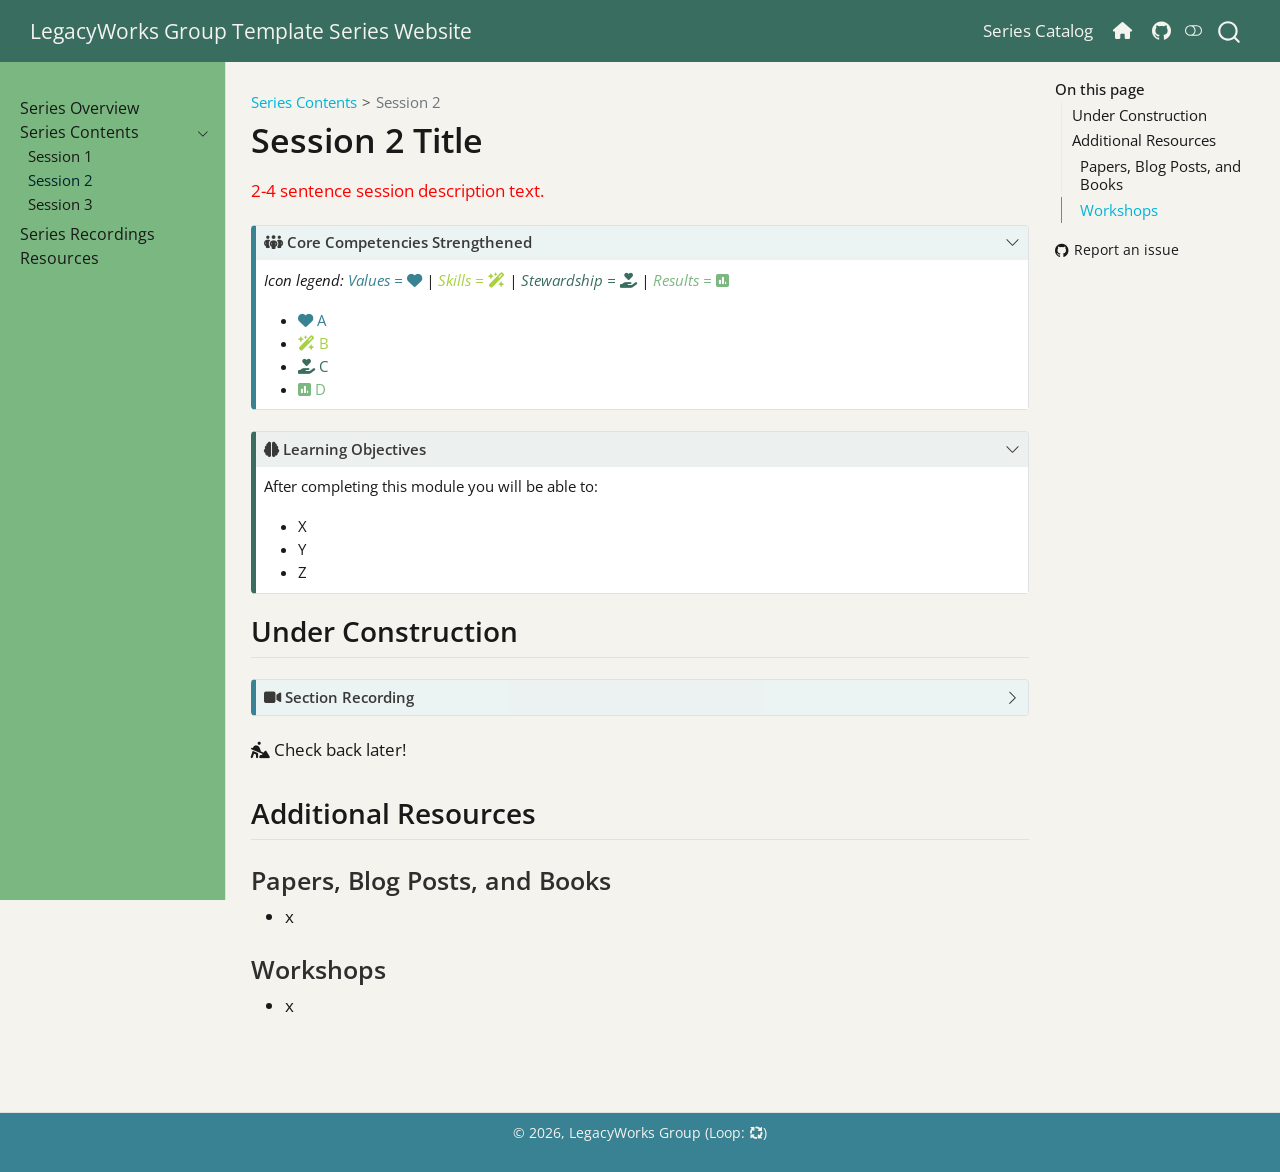
<file: content/session-02.html>
<!DOCTYPE html>
<html xmlns="http://www.w3.org/1999/xhtml" lang="en" xml:lang="en"><head>

<meta charset="utf-8">
<meta name="generator" content="quarto-1.11.9">

<meta name="viewport" content="width=device-width, initial-scale=1.0, user-scalable=yes">


<title>Session 2 Title – LegacyWorks Group Template Series Website</title>
<style>
/* Default styles provided by pandoc.
** See https://pandoc.org/MANUAL.html#variables-for-html for config info.
*/
span.smallcaps{font-variant: small-caps;}
div.columns{display: flex; gap: 1.5em;}
div.column{flex: auto;}
@media screen {
div.columns{gap: min(4vw, 1.5em);}
div.column{overflow-x: auto;}
}
div.hanging-indent{margin-left: 1.5em; text-indent: -1.5em;}
ul.task-list{list-style: none;}
ul.task-list li input[type="checkbox"] {
  width: 0.8em;
  margin: 0 0.8em 0.2em -1em; /* quarto-specific, see https://github.com/quarto-dev/quarto-cli/issues/4556 */ 
  vertical-align: middle;
}
</style>


<script src="../site_libs/quarto-nav/quarto-nav.js"></script>
<script src="../site_libs/quarto-nav/headroom.min.js"></script>
<script src="../site_libs/clipboard/clipboard.min.js"></script>
<script src="../site_libs/quarto-search/autocomplete.umd.js"></script>
<script src="../site_libs/quarto-search/fuse.min.js"></script>
<script src="../site_libs/quarto-search/quarto-search.js"></script>
<meta name="quarto:offset" content="../">
<link href="../content/images/logo_lwg-circle.png" rel="icon" type="image/png">
<script src="../site_libs/quarto-html/quarto.js" type="module"></script>
<script src="../site_libs/quarto-html/tabsets/tabsets.js" type="module"></script>
<script src="../site_libs/quarto-html/scrollable-regions/scrollable-regions.js" type="module"></script>
<script src="../site_libs/quarto-html/popper.min.js"></script>
<script src="../site_libs/quarto-html/tippy.umd.min.js"></script>
<script src="../site_libs/quarto-html/anchor.min.js"></script>
<link href="../site_libs/quarto-html/tippy.css" rel="stylesheet">
<link href="../site_libs/quarto-html/quarto-syntax-highlighting-63b5708e65d6cd79cd7618c58d0c21e7.css" rel="stylesheet" class="quarto-color-scheme" id="quarto-text-highlighting-styles">
<link href="../site_libs/quarto-html/quarto-syntax-highlighting-dark-447e42e69aaa9833c0ba1b986f430b20.css" rel="stylesheet" class="quarto-color-scheme quarto-color-alternate" id="quarto-text-highlighting-styles">
<link href="../site_libs/quarto-html/quarto-syntax-highlighting-63b5708e65d6cd79cd7618c58d0c21e7.css" rel="stylesheet" class="quarto-color-scheme-extra" id="quarto-text-highlighting-styles">
<script src="../site_libs/bootstrap/bootstrap.min.js"></script>
<link href="../site_libs/bootstrap/bootstrap-icons.css" rel="stylesheet">
<link href="../site_libs/bootstrap/bootstrap-a3e361929195504e376ca66405fd25bb.min.css" rel="stylesheet" append-hash="true" class="quarto-color-scheme" id="quarto-bootstrap" data-mode="light">
<link href="../site_libs/bootstrap/bootstrap-dark-a31996fb7bc2e089e573c947369b7264.min.css" rel="stylesheet" append-hash="true" class="quarto-color-scheme quarto-color-alternate" id="quarto-bootstrap" data-mode="dark">
<link href="../site_libs/bootstrap/bootstrap-a3e361929195504e376ca66405fd25bb.min.css" rel="stylesheet" append-hash="true" class="quarto-color-scheme-extra" id="quarto-bootstrap" data-mode="light">
<link href="../site_libs/quarto-contrib/fontawesome6-6.7.2/all.min.css" rel="stylesheet">
<link href="../site_libs/quarto-contrib/fontawesome6-6.7.2/latex-fontsize.css" rel="stylesheet">
<script id="quarto-search-options" type="application/json">{
  "location": "navbar",
  "copy-button": false,
  "collapse-after": 3,
  "panel-placement": "end",
  "type": "overlay",
  "limit": 50,
  "keyboard-shortcut": [
    "f",
    "/",
    "s"
  ],
  "show-item-context": false,
  "language": {
    "search-no-results-text": "No results",
    "search-matching-documents-text": "matching documents",
    "search-copy-link-title": "Copy link to search",
    "search-hide-matches-text": "Hide additional matches",
    "search-more-match-text": "more match in this document",
    "search-more-matches-text": "more matches in this document",
    "search-clear-button-title": "Clear",
    "search-text-placeholder": "",
    "search-detached-cancel-button-title": "Cancel",
    "search-submit-button-title": "Submit",
    "search-label": "Search"
  }
}</script>


</head>

<body class="nav-sidebar docked nav-fixed quarto-light"><a id="quarto-skip-link" class="visually-hidden-focusable" href="#quarto-document-content">Skip to main content</a><script id="quarto-html-before-body" type="application/javascript">
    const toggleBodyColorMode = (bsSheetEl) => {
      const mode = bsSheetEl.getAttribute("data-mode");
      const bodyEl = window.document.querySelector("body");
      if (mode === "dark") {
        bodyEl.classList.add("quarto-dark");
        bodyEl.classList.remove("quarto-light");
      } else {
        bodyEl.classList.add("quarto-light");
        bodyEl.classList.remove("quarto-dark");
      }
    }
    const toggleBodyColorPrimary = () => {
      const bsSheetEl = window.document.querySelector("link#quarto-bootstrap:not([rel=disabled-stylesheet])");
      if (bsSheetEl) {
        toggleBodyColorMode(bsSheetEl);
      }
    }
    const setColorSchemeToggle = (alternate) => {
      const toggles = window.document.querySelectorAll('.quarto-color-scheme-toggle');
      for (let i=0; i < toggles.length; i++) {
        const toggle = toggles[i];
        if (toggle) {
          toggle.setAttribute("aria-checked", alternate ? "true" : "false");
          if (alternate) {
            toggle.classList.add("alternate");
          } else {
            toggle.classList.remove("alternate");
          }
        }
      }
    };
    const toggleColorMode = (alternate) => {
      // Switch the stylesheets
      const primaryStylesheets = window.document.querySelectorAll('link.quarto-color-scheme:not(.quarto-color-alternate)');
      const alternateStylesheets = window.document.querySelectorAll('link.quarto-color-scheme.quarto-color-alternate');
      manageTransitions('#quarto-margin-sidebar .nav-link', false);
      if (alternate) {
        // note: dark is layered on light, we don't disable primary!
        enableStylesheet(alternateStylesheets);
        for (const sheetNode of alternateStylesheets) {
          if (sheetNode.id === "quarto-bootstrap") {
            toggleBodyColorMode(sheetNode);
          }
        }
      } else {
        disableStylesheet(alternateStylesheets);
        enableStylesheet(primaryStylesheets)
        toggleBodyColorPrimary();
      }
      manageTransitions('#quarto-margin-sidebar .nav-link', true);
      // Switch the toggles
      setColorSchemeToggle(alternate)
    }
    // Hack to workaround the fact that safari doesn't
    // properly recolor the scrollbar when toggling (#1455).
    // Not run on load: stylesheets are set before first paint there, and
    // scrolling would undo the scroll to a URL fragment (#14973).
    // The one pixel nudge keeps the reader where they were.
    const refreshSafariScrollbar = () => {
      if (navigator.userAgent.indexOf('Safari') > 0 && navigator.userAgent.indexOf('Chrome') == -1) {
        manageTransitions("body", false);
        const scrollY = window.scrollY;
        window.scrollTo(0, scrollY > 0 ? scrollY - 1 : 1);
        setTimeout(() => {
          window.scrollTo(0, scrollY);
          manageTransitions("body", true);
        }, 40);
      }
    }
    const disableStylesheet = (stylesheets) => {
      for (let i=0; i < stylesheets.length; i++) {
        const stylesheet = stylesheets[i];
        stylesheet.rel = 'disabled-stylesheet';
      }
    }
    const enableStylesheet = (stylesheets) => {
      for (let i=0; i < stylesheets.length; i++) {
        const stylesheet = stylesheets[i];
        if(stylesheet.rel !== 'stylesheet') { // for Chrome, which will still FOUC without this check
          stylesheet.rel = 'stylesheet';
        }
      }
    }
    const manageTransitions = (selector, allowTransitions) => {
      const els = window.document.querySelectorAll(selector);
      for (let i=0; i < els.length; i++) {
        const el = els[i];
        if (allowTransitions) {
          el.classList.remove('notransition');
        } else {
          el.classList.add('notransition');
        }
      }
    }
    const isFileUrl = () => {
      return window.location.protocol === 'file:';
    }
    const hasAlternateSentinel = () => {
      let styleSentinel = getColorSchemeSentinel();
      if (styleSentinel !== null) {
        return styleSentinel === "alternate";
      } else {
        return false;
      }
    }
    const setStyleSentinel = (alternate) => {
      const value = alternate ? "alternate" : "default";
      if (!isFileUrl()) {
        window.localStorage.setItem("quarto-color-scheme", value);
      } else {
        localAlternateSentinel = value;
      }
    }
    const getColorSchemeSentinel = () => {
      if (!isFileUrl()) {
        const storageValue = window.localStorage.getItem("quarto-color-scheme");
        return storageValue != null ? storageValue : localAlternateSentinel;
      } else {
        return localAlternateSentinel;
      }
    }
    const toggleGiscusIfUsed = (isAlternate, darkModeDefault) => {
      const baseTheme = document.querySelector('#giscus-base-theme')?.value ?? 'light';
      const alternateTheme = document.querySelector('#giscus-alt-theme')?.value ?? 'dark';
      let newTheme = '';
      if(authorPrefersDark) {
        newTheme = isAlternate ? baseTheme : alternateTheme;
      } else {
        newTheme = isAlternate ? alternateTheme : baseTheme;
      }
      const changeGiscusTheme = () => {
        // From: https://github.com/giscus/giscus/issues/336
        const sendMessage = (message) => {
          const iframe = document.querySelector('iframe.giscus-frame');
          if (!iframe) return;
          iframe.contentWindow.postMessage({ giscus: message }, 'https://giscus.app');
        }
        sendMessage({
          setConfig: {
            theme: newTheme
          }
        });
      }
      const isGiscussLoaded = window.document.querySelector('iframe.giscus-frame') !== null;
      if (isGiscussLoaded) {
        changeGiscusTheme();
      }
    };
    const authorPrefersDark = false;
    const darkModeDefault = authorPrefersDark;
      document.querySelector('link#quarto-text-highlighting-styles.quarto-color-scheme-extra').rel = 'disabled-stylesheet';
      document.querySelector('link#quarto-bootstrap.quarto-color-scheme-extra').rel = 'disabled-stylesheet';
    let localAlternateSentinel = darkModeDefault ? 'alternate' : 'default';
    // Dark / light mode switch
    window.quartoToggleColorScheme = () => {
      // Read the current dark / light value
      let toAlternate = !hasAlternateSentinel();
      toggleColorMode(toAlternate);
      refreshSafariScrollbar();
      setStyleSentinel(toAlternate);
      toggleGiscusIfUsed(toAlternate, darkModeDefault);
      window.dispatchEvent(new Event('resize'));
    };
    // Switch to dark mode if need be
    if (hasAlternateSentinel()) {
      toggleColorMode(true);
    } else {
      toggleColorMode(false);
    }
  </script>

<div id="quarto-search-results"></div>
  <header id="quarto-header" class="headroom fixed-top">
    <nav class="navbar navbar-expand-lg " data-bs-theme="dark" aria-label="Site">
      <div class="navbar-container container-fluid">
      <div class="navbar-brand-container mx-auto">
    <a class="navbar-brand" href="../index.html">
    <span class="navbar-title">LegacyWorks Group Template Series Website</span>
    </a>
  </div>
          <button class="navbar-toggler" type="button" data-bs-toggle="collapse" data-bs-target="#navbarCollapse" aria-controls="navbarCollapse" aria-expanded="false" aria-label="Toggle navigation" onclick="if (window.quartoToggleHeadroom) { window.quartoToggleHeadroom(); }">
  <span class="navbar-toggler-icon"></span>
</button>
          <div class="collapse navbar-collapse" id="navbarCollapse">
            <ul class="navbar-nav navbar-nav-scroll ms-auto">
  <li class="nav-item">
    <a class="nav-link" href="https://legacyworksgroup.github.io/learning-catalog/"> 
<span class="menu-text">Series Catalog</span></a>
  </li>  
  <li class="nav-item">
    <a class="nav-link" href="https://legacyworksgroup.com/"> 
<span class="menu-text"><i class="fa-solid fa-house" aria-label="house"></i></span></a>
  </li>  
  <li class="nav-item compact">
    <a class="nav-link" href="https://github.com/LegacyWorksGroup"> <i class="bi bi-github" role="img">
</i> 
<span class="menu-text"></span></a>
  </li>  
</ul>
          </div> <!-- /navcollapse -->
            <div class="quarto-navbar-tools">
  <button type="button" role="switch" aria-checked="false" class="quarto-color-scheme-toggle quarto-navigation-tool  px-1" onclick="window.quartoToggleColorScheme(); return false;" title="Toggle dark mode" aria-label="Toggle dark mode"><i class="bi"></i></button>
</div>
            <div id="quarto-search" class="" title="Search"></div>
      </div> <!-- /container-fluid -->
    </nav>
  <nav class="quarto-secondary-nav" aria-label="Toolbar">
    <div class="container-fluid d-flex">
      <button type="button" class="quarto-btn-toggle btn" data-bs-toggle="collapse" role="button" data-bs-target=".quarto-sidebar-collapse-item" aria-controls="quarto-sidebar" aria-expanded="false" aria-label="Toggle sidebar navigation" onclick="if (window.quartoToggleHeadroom) { window.quartoToggleHeadroom(); }">
        <i class="bi bi-layout-text-sidebar-reverse"></i>
      </button>
        <nav class="quarto-page-breadcrumbs" aria-label="Breadcrumbs"><ol class="breadcrumb"><li class="breadcrumb-item"><a href="../content/session-01.html">Series Contents</a></li><li class="breadcrumb-item"><a href="../content/session-02.html">Session 2</a></li></ol></nav>
        <a class="flex-grow-1" data-bs-toggle="collapse" data-bs-target=".quarto-sidebar-collapse-item" onclick="if (window.quartoToggleHeadroom) { window.quartoToggleHeadroom(); }">      
        </a>
    </div>
  </nav>
</header>
<!-- content -->
<div id="quarto-content" class="quarto-container page-columns page-rows-contents page-layout-article page-navbar">
<!-- sidebar -->
  <nav id="quarto-sidebar" class="sidebar collapse collapse-horizontal quarto-sidebar-collapse-item sidebar-navigation docked overflow-auto" aria-label="Section">
    <div class="sidebar-menu-container"> 
    <ul class="list-unstyled mt-1">
        <li class="sidebar-item">
  <div class="sidebar-item-container"> 
  <a href="../index.html" class="sidebar-item-text sidebar-link">
 <span class="menu-text">Series Overview</span></a>
  </div>
</li>
        <li class="sidebar-item sidebar-item-section">
      <div class="sidebar-item-container"> 
            <button type="button" class="sidebar-item-text sidebar-item-toggle sidebar-link text-start" data-bs-toggle="collapse" data-bs-target="#quarto-sidebar-section-1" aria-controls="quarto-sidebar-section-1" aria-expanded="true">
 <span class="menu-text" id="quarto-sidebar-section-1-label">Series Contents</span><i class="bi bi-chevron-right" aria-hidden="true"></i></button>
      </div>
      <ul id="quarto-sidebar-section-1" aria-labelledby="quarto-sidebar-section-1-label" class="collapse list-unstyled sidebar-section depth1 show">  
          <li class="sidebar-item">
  <div class="sidebar-item-container"> 
  <a href="../content/session-01.html" class="sidebar-item-text sidebar-link">
 <span class="menu-text">Session 1</span></a>
  </div>
</li>
          <li class="sidebar-item">
  <div class="sidebar-item-container"> 
  <a href="../content/session-02.html" class="sidebar-item-text sidebar-link active">
 <span class="menu-text">Session 2</span></a>
  </div>
</li>
          <li class="sidebar-item">
  <div class="sidebar-item-container"> 
  <a href="../content/session-03.html" class="sidebar-item-text sidebar-link">
 <span class="menu-text">Session 3</span></a>
  </div>
</li>
      </ul>
  </li>
        <li class="sidebar-item">
  <div class="sidebar-item-container"> 
  <a href="../recordings.html" class="sidebar-item-text sidebar-link">
 <span class="menu-text">Series Recordings</span></a>
  </div>
</li>
        <li class="sidebar-item">
  <div class="sidebar-item-container"> 
  <a href="../resources.html" class="sidebar-item-text sidebar-link">
 <span class="menu-text">Resources</span></a>
  </div>
</li>
    </ul>
    </div>
</nav>
<div id="quarto-sidebar-glass" class="quarto-sidebar-collapse-item" data-bs-toggle="collapse" data-bs-target=".quarto-sidebar-collapse-item"></div>
<!-- margin-sidebar -->
    <div id="quarto-margin-sidebar" class="sidebar margin-sidebar">
        <nav id="TOC" role="doc-toc" aria-labelledby="toc-title" class="toc-active">
    <h2 id="toc-title">On this page</h2>
   
  <ul>
  <li><a href="#under-construction" id="toc-under-construction" class="nav-link active" data-scroll-target="#under-construction">Under Construction</a></li>
  <li><a href="#additional-resources" id="toc-additional-resources" class="nav-link" data-scroll-target="#additional-resources">Additional Resources</a>
  <ul class="collapse">
  <li><a href="#papers-blog-posts-and-books" id="toc-papers-blog-posts-and-books" class="nav-link" data-scroll-target="#papers-blog-posts-and-books">Papers, Blog Posts, and Books</a></li>
  <li><a href="#workshops" id="toc-workshops" class="nav-link" data-scroll-target="#workshops">Workshops</a></li>
  </ul></li>
  </ul>
<div class="toc-actions"><ul><li><a href="https://github.com/LegacyWorksGroup/issues/new" class="toc-action"><i class="bi bi-github"></i>Report an issue</a></li></ul></div></nav>
    </div>
<!-- main -->
<main class="content" id="quarto-document-content" tabindex="-1">


<header id="title-block-header" class="quarto-title-block default"><nav class="quarto-page-breadcrumbs quarto-title-breadcrumbs d-none d-lg-block" aria-label="Breadcrumbs"><ol class="breadcrumb"><li class="breadcrumb-item"><a href="../content/session-01.html">Series Contents</a></li><li class="breadcrumb-item"><a href="../content/session-02.html">Session 2</a></li></ol></nav>
<div class="quarto-title">
<h1 class="title">Session 2 Title</h1>
</div>



<div class="quarto-title-meta">

    
  
    
  </div>
  


</header>


<meta name="robots" content="noindex, nofollow">
<p><span style="color:red">2-4 sentence session description text.</span></p>
<div class="callout callout-style-default callout-note no-icon callout-titled">
<div class="callout-header d-flex align-content-center" data-bs-toggle="collapse" data-bs-target=".callout-1-contents" aria-controls="callout-1" aria-expanded="true" aria-label="Toggle callout">
<div class="callout-icon-container">
<i class="callout-icon no-icon"></i>
</div>
<div class="callout-title-container flex-fill">
<span class="screen-reader-only">Note</span><i class="fa-solid fa-people-group" aria-label="people-group"></i> Core Competencies Strengthened
</div>
<div class="callout-btn-toggle d-inline-block border-0 py-1 ps-1 pe-0 float-end"><i class="callout-toggle"></i></div>
</div>
<div id="callout-1" class="callout-1-contents callout-collapse collapse show">
<div class="callout-body-container callout-body">
<p><em>Icon legend: <span class="cc-value">Values = <i class="fa-solid fa-heart" aria-label="heart"></i></span> | <span class="cc-skill">Skills = <i class="fa-solid fa-wand-magic-sparkles" aria-label="wand-magic-sparkles"></i></span> | <span class="cc-steward">Stewardship = <i class="fa-solid fa-hand-holding-heart" aria-label="hand-holding-heart"></i></span> | <span class="cc-result">Results = <i class="fa-solid fa-square-poll-vertical" aria-label="square-poll-vertical"></i></span></em></p>
<ul>
<li><span class="cc-value"><i class="fa-solid fa-heart" aria-label="heart"></i> A</span></li>
<li><span class="cc-skill"><i class="fa-solid fa-wand-magic-sparkles" aria-label="wand-magic-sparkles"></i> B</span></li>
<li><span class="cc-steward"><i class="fa-solid fa-hand-holding-heart" aria-label="hand-holding-heart"></i> C</span></li>
<li><span class="cc-result"><i class="fa-solid fa-square-poll-vertical" aria-label="square-poll-vertical"></i> D</span></li>
</ul>
</div>
</div>
</div>
<div class="callout callout-style-default callout-tip no-icon callout-titled">
<div class="callout-header d-flex align-content-center" data-bs-toggle="collapse" data-bs-target=".callout-2-contents" aria-controls="callout-2" aria-expanded="true" aria-label="Toggle callout">
<div class="callout-icon-container">
<i class="callout-icon no-icon"></i>
</div>
<div class="callout-title-container flex-fill">
<span class="screen-reader-only">Tip</span><i class="fa-solid fa-brain" aria-label="brain"></i> Learning Objectives
</div>
<div class="callout-btn-toggle d-inline-block border-0 py-1 ps-1 pe-0 float-end"><i class="callout-toggle"></i></div>
</div>
<div id="callout-2" class="callout-2-contents callout-collapse collapse show">
<div class="callout-body-container callout-body">
<p>After completing this module you will be able to:</p>
<ul>
<li>X</li>
<li>Y</li>
<li>Z</li>
</ul>
</div>
</div>
</div>
<section id="under-construction" class="level2">
<h2 class="anchored" data-anchor-id="under-construction">Under Construction</h2>
<div class="callout callout-style-default callout-note no-icon callout-titled">
<div class="callout-header d-flex align-content-center collapsed" data-bs-toggle="collapse" data-bs-target=".callout-3-contents" aria-controls="callout-3" aria-expanded="false" aria-label="Toggle callout">
<div class="callout-icon-container">
<i class="callout-icon no-icon"></i>
</div>
<div class="callout-title-container flex-fill">
<span class="screen-reader-only">Note</span><i class="fa-solid fa-video" aria-label="video"></i> Section Recording
</div>
<div class="callout-btn-toggle d-inline-block border-0 py-1 ps-1 pe-0 float-end"><i class="callout-toggle"></i></div>
</div>
<div id="callout-3" class="callout-3-contents callout-collapse collapse">
<div class="callout-body-container callout-body">
<p><em>Relevant recording to be added; stay tuned!</em></p>
</div>
</div>
</div>
<p><i class="fa-solid fa-person-digging" aria-label="person-digging"></i> Check back later!</p>
</section>
<section id="additional-resources" class="level2">
<h2 class="anchored" data-anchor-id="additional-resources">Additional Resources</h2>
<section id="papers-blog-posts-and-books" class="level3">
<h3 class="anchored" data-anchor-id="papers-blog-posts-and-books">Papers, Blog Posts, and Books</h3>
<ul>
<li>x</li>
</ul>
</section>
<section id="workshops" class="level3">
<h3 class="anchored" data-anchor-id="workshops">Workshops</h3>
<ul>
<li>x</li>
</ul>


</section>
</section>

</main> <!-- /main -->
<script id="quarto-html-after-body" type="application/javascript">
  window.document.addEventListener("DOMContentLoaded", function (event) {
    // Ensure there is a toggle, if there isn't float one in the top right
    if (window.document.querySelector('.quarto-color-scheme-toggle') === null) {
      const toggle = window.document.createElement('button');
      toggle.type = "button";
      toggle.setAttribute("role", "switch");
      toggle.setAttribute("aria-checked", "false");
      toggle.classList.add('top-right');
      toggle.classList.add('quarto-color-scheme-toggle');
      toggle.setAttribute("aria-label", "Toggle dark mode");
      toggle.onclick = function() { try { window.quartoToggleColorScheme(); } catch {} return false; };
      const i = window.document.createElement("i");
      i.classList.add('bi');
      toggle.appendChild(i);
      // Put the toggle in a landmark of its own, so that landmark navigation
      // can reach it.
      //
      // The container is always a fresh direct child of body, and the toggle is
      // never moved into page furniture that the theme or the author controls.
      // The toggle is positioned against the page, so any ancestor that
      // establishes a containing block captures it: a positioned element or a
      // grid for position: absolute, and transform, filter, will-change or
      // contain for position: fixed. A direct child of body has none of these
      // to inherit, and the shift when one appears is silent and visual.
      //
      // ARIA says a document should have at most one banner, and axe reports a
      // duplicate whether or not the banners carry distinct labels. So use a
      // header when the page has no banner yet, and a named region otherwise.
      //
      // A header is a banner wherever it sits, unless it is inside sectioning
      // content, so this cannot just look at the children of body: a custom
      // page layout wraps the title block header in a plain div. An explicit
      // role="banner" always counts.
      const sectioning = 'article, aside, main, nav, section, [role="article"], [role="complementary"], [role="main"], [role="navigation"], [role="region"]';
      const hasBanner = Array.from(
        window.document.querySelectorAll('header:not([role]), [role="banner"]')
      ).some(function(el) {
        return el.hasAttribute("role") || el.closest(sectioning) === null;
      });
      const container = window.document.createElement(hasBanner ? "div" : "header");
      if (hasBanner) {
        container.setAttribute("role", "region");
        container.setAttribute("aria-label", "Toggle dark mode");
      }
      container.classList.add('quarto-color-scheme-toggle-container');
      container.appendChild(toggle);
      window.document.body.appendChild(container);
    }
    setColorSchemeToggle(hasAlternateSentinel())
    const icon = "";
    const anchorJS = new window.AnchorJS();
    anchorJS.options = {
      placement: 'right',
      icon: icon
    };
    anchorJS.add('.anchored');
    const isCodeAnnotation = (el) => {
      for (const clz of el.classList) {
        if (clz.startsWith('code-annotation-')) {                     
          return true;
        }
      }
      return false;
    }
    const onCopySuccess = function(e) {
      // button target
      const button = e.trigger;
      // don't keep focus
      button.blur();
      // flash "checked"
      button.classList.add('code-copy-button-checked');
      var currentTitle = button.getAttribute("title");
      button.setAttribute("title", "Copied!");
      let tooltip;
      if (window.bootstrap) {
        button.setAttribute("data-bs-toggle", "tooltip");
        button.setAttribute("data-bs-placement", "left");
        button.setAttribute("data-bs-title", "Copied!");
        tooltip = new bootstrap.Tooltip(button, 
          { trigger: "manual", 
            customClass: "code-copy-button-tooltip",
            offset: [0, -8]});
        tooltip.show();    
      }
      setTimeout(function() {
        if (tooltip) {
          tooltip.hide();
          button.removeAttribute("data-bs-title");
          button.removeAttribute("data-bs-toggle");
          button.removeAttribute("data-bs-placement");
        }
        button.setAttribute("title", currentTitle);
        button.classList.remove('code-copy-button-checked');
      }, 1000);
      // clear code selection
      e.clearSelection();
    }
    const getTextToCopy = function(trigger) {
      const outerScaffold = trigger.parentElement.cloneNode(true);
      const codeEl = outerScaffold.querySelector('code');
      for (const childEl of codeEl.children) {
        if (isCodeAnnotation(childEl)) {
          childEl.remove();
        }
      }
      return codeEl.innerText;
    }
    const clipboard = new window.ClipboardJS('.code-copy-button:not([data-in-quarto-modal])', {
      text: getTextToCopy
    });
    clipboard.on('success', onCopySuccess);
    if (window.document.getElementById('quarto-embedded-source-code-modal')) {
      const clipboardModal = new window.ClipboardJS('.code-copy-button[data-in-quarto-modal]', {
        text: getTextToCopy,
        container: window.document.getElementById('quarto-embedded-source-code-modal')
      });
      clipboardModal.on('success', onCopySuccess);
    }
      var localhostRegex = new RegExp(/^(?:http|https):\/\/localhost\:?[0-9]*\//);
      var mailtoRegex = new RegExp(/^mailto:/);
        var filterRegex = new RegExp("https:\/\/LegacyWorksGroup\.github\.io\/series-template\/");
      const newWindowLabel = "(opens in a new tab)";
      const newWindowNoteId = "quarto-ext-newwindow-label";
      // Links reference one hidden label through aria-describedby, so the
      // announcement never changes their accessible name.
      var describeNewWindow = (link) => {
        if (!window.document.getElementById(newWindowNoteId)) {
          var newWindowNote = window.document.createElement("span");
          newWindowNote.id = newWindowNoteId;
          newWindowNote.hidden = true;
          newWindowNote.textContent = newWindowLabel;
          window.document.body.appendChild(newWindowNote);
        }
        var describedBy = (link.getAttribute("aria-describedby") || "").split(/\s+/).filter(Boolean);
        if (!describedBy.includes(newWindowNoteId)) {
          describedBy.push(newWindowNoteId);
          link.setAttribute("aria-describedby", describedBy.join(" "));
        }
      }
      var isInternal = (href) => {
          return filterRegex.test(href) || localhostRegex.test(href) || mailtoRegex.test(href);
      }
      // Inspect non-navigation links and adorn them if external
      window.quartoDecorateExternalLinks = function (root) {
     var links = (root || window.document).querySelectorAll('a[href]:not(.nav-link):not(.navbar-brand):not(.toc-action):not(.sidebar-link):not(.sidebar-item-toggle):not(.pagination-link):not(.no-external):not([aria-hidden]):not(.dropdown-item):not(.quarto-navigation-tool):not(.about-link)');
      for (var i=0; i<links.length; i++) {
        const link = links[i];
        if (!isInternal(link.href)) {
          // undo the damage that might have been done by quarto-nav.js in the case of
          // links that we want to consider external
          if (link.dataset.originalHref !== undefined) {
            link.href = link.dataset.originalHref;
          }
            // target, if specified
            link.setAttribute("target", "_blank");
            if (link.getAttribute("rel") === null) {
              link.setAttribute("rel", "noopener");
            }
            describeNewWindow(link);
          if (!link.classList.contains('no-external-icon')) {
          }
        }
      }
      };
      window.quartoDecorateExternalLinks(window.document);
    // Esc closes the popup (WCAG 1.4.13) and focus leaving both trigger and
    // popup closes it (WCAG 2.4.11); tippy handles neither for interactive popups.
    const hideOnEscAndFocusOut = {
      name: 'hideOnEscAndFocusOut',
      defaultValue: true,
      fn(instance) {
        const dismiss = () => {
          // A show scheduled by the trigger delay would otherwise reopen it
          instance.clearDelayTimeouts();
          instance.hide();
        };
        const onKeyDown = (event) => {
          if (event.key !== 'Escape') {
            return;
          }
          // Keep Esc from also reaching page handlers (e.g. reveal.js overview),
          // except an open reveal.js slide menu, which Esc should close too.
          // The menu handles keys only when its keyboard option is on.
          const menuHandlesEsc = window.Reveal?.getPlugin?.('menu')?.isOpen() &&
            window.Reveal.getConfig().menu?.keyboard !== false;
          if (!menuHandlesEsc) {
            event.stopPropagation();
          }
          if (instance.popper.contains(window.document.activeElement)) {
            // Disabled while refocusing so the focus trigger does not reopen it
            instance.disable();
            instance.reference.focus();
            instance.enable();
          }
          dismiss();
        };
        const onFocusOut = (event) => {
          const target = event.relatedTarget;
          if (target && !instance.reference.contains(target) &&
              !instance.popper.contains(target)) {
            dismiss();
          }
        };
        // On the trigger too: a click trigger (code-annotations: select) has no
        // blur handling. Attached for the instance's lifetime so leaving the
        // trigger also cancels a show still pending on the trigger delay.
        instance.reference.addEventListener('focusout', onFocusOut);
        return {
          onShow() {
            window.document.addEventListener('keydown', onKeyDown, true);
            instance.popper.addEventListener('focusout', onFocusOut);
          },
          onHide() {
            window.document.removeEventListener('keydown', onKeyDown, true);
            instance.popper.removeEventListener('focusout', onFocusOut);
          },
          onDestroy() {
            instance.reference.removeEventListener('focusout', onFocusOut);
          },
        };
      },
    };
    function tippyHover(el, contentFn, onTriggerFn, onUntriggerFn) {
      const config = {
        allowHTML: true,
        maxWidth: 500,
        delay: 100,
        arrow: false,
        appendTo: function(el) {
            return el.parentElement;
        },
        interactive: true,
        interactiveBorder: 10,
        theme: 'quarto',
        placement: 'bottom-start',
        plugins: [hideOnEscAndFocusOut],
      };
      if (contentFn) {
        config.content = contentFn;
      }
      if (onTriggerFn) {
        config.onTrigger = onTriggerFn;
      }
      if (onUntriggerFn) {
        config.onUntrigger = onUntriggerFn;
      }
      window.tippy(el, config); 
    }
    const noterefs = window.document.querySelectorAll('a[role="doc-noteref"]');
    for (var i=0; i<noterefs.length; i++) {
      const ref = noterefs[i];
      tippyHover(ref, function() {
        // use id or data attribute instead here
        let href = ref.getAttribute('data-footnote-href') || ref.getAttribute('href');
        try { href = new URL(href).hash; } catch {}
        const id = href.replace(/^#\/?/, "");
        const note = window.document.getElementById(id);
        if (note) {
          return note.innerHTML;
        } else {
          return "";
        }
      });
    }
    const xrefs = window.document.querySelectorAll('a.quarto-xref');
    const processXRef = (id, note) => {
      // Strip column container classes
      const stripColumnClz = (el) => {
        el.classList.remove("page-full", "page-columns");
        if (el.children) {
          for (const child of el.children) {
            stripColumnClz(child);
          }
        }
      }
      stripColumnClz(note)
      if (id === null || id.startsWith('sec-')) {
        // Special case sections, only their first couple elements
        const container = document.createElement("div");
        if (note.children && note.children.length > 2) {
          container.appendChild(note.children[0].cloneNode(true));
          for (let i = 1; i < note.children.length; i++) {
            const child = note.children[i];
            if (child.tagName === "P" && child.innerText === "") {
              continue;
            } else {
              container.appendChild(child.cloneNode(true));
              break;
            }
          }
          if (window.Quarto?.typesetMath) {
            window.Quarto.typesetMath(container);
          }
          return container.innerHTML
        } else {
          if (window.Quarto?.typesetMath) {
            window.Quarto.typesetMath(note);
          }
          return note.innerHTML;
        }
      } else {
        // Remove any anchor links if they are present
        const anchorLink = note.querySelector('a.anchorjs-link');
        if (anchorLink) {
          anchorLink.remove();
        }
        if (window.Quarto?.typesetMath) {
          window.Quarto.typesetMath(note);
        }
        if (note.classList.contains("callout")) {
          return note.outerHTML;
        } else {
          return note.innerHTML;
        }
      }
    }
    for (var i=0; i<xrefs.length; i++) {
      const xref = xrefs[i];
      tippyHover(xref, undefined, function(instance) {
        instance.disable();
        let url = xref.getAttribute('href');
        let hash = undefined; 
        if (url.startsWith('#')) {
          hash = url;
        } else {
          try { hash = new URL(url).hash; } catch {}
        }
        if (hash) {
          const id = hash.replace(/^#\/?/, "");
          const note = window.document.getElementById(id);
          if (note !== null) {
            try {
              const html = processXRef(id, note.cloneNode(true));
              instance.setContent(html);
            } finally {
              instance.enable();
              instance.show();
            }
          } else {
            // See if we can fetch this
            fetch(url.split('#')[0])
            .then(res => res.text())
            .then(html => {
              const parser = new DOMParser();
              const htmlDoc = parser.parseFromString(html, "text/html");
              const note = htmlDoc.getElementById(id);
              if (note !== null) {
                const html = processXRef(id, note);
                instance.setContent(html);
              } 
            }).finally(() => {
              instance.enable();
              instance.show();
            });
          }
        } else {
          // See if we can fetch a full url (with no hash to target)
          // This is a special case and we should probably do some content thinning / targeting
          fetch(url)
          .then(res => res.text())
          .then(html => {
            const parser = new DOMParser();
            const htmlDoc = parser.parseFromString(html, "text/html");
            const note = htmlDoc.querySelector('main.content');
            if (note !== null) {
              // This should only happen for chapter cross references
              // (since there is no id in the URL)
              // remove the first header
              if (note.children.length > 0 && note.children[0].tagName === "HEADER") {
                note.children[0].remove();
              }
              const html = processXRef(null, note);
              instance.setContent(html);
            } 
          }).finally(() => {
            instance.enable();
            instance.show();
          });
        }
      }, function(instance) {
      });
    }
        let selectedAnnoteEl;
        const selectorForAnnotation = ( cell, annotation) => {
          let cellAttr = 'data-code-cell="' + cell + '"';
          let lineAttr = 'data-code-annotation="' +  annotation + '"';
          const selector = 'span[' + cellAttr + '][' + lineAttr + ']';
          return selector;
        }
        const selectCodeLines = (annoteEl) => {
          const doc = window.document;
          const targetCell = annoteEl.getAttribute("data-target-cell");
          const targetAnnotation = annoteEl.getAttribute("data-target-annotation");
          const annoteSpan = window.document.querySelector(selectorForAnnotation(targetCell, targetAnnotation));
          const lines = annoteSpan.getAttribute("data-code-lines").split(",");
          const lineIds = lines.map((line) => {
            return targetCell + "-" + line;
          })
          // Each band is positioned against its own containing block, which is
          // not the offsetParent of the lines, so place it from client rects.
          const placeBand = (band, firstEl, lastEl, codeBlock) => {
            const container = band.offsetParent;
            if (container === null) {
              return;
            }
            const containerRect = container.getBoundingClientRect();
            // Reveal.js scales slides with a transform, so convert client
            // pixels back to the CSS pixels of the container.
            const scale = containerRect.height / container.offsetHeight || 1;
            const firstRect = firstEl.getBoundingClientRect();
            const lastRect = lastEl.getBoundingClientRect();
            const top = (firstRect.top - containerRect.top) / scale - container.clientTop + container.scrollTop;
            const height = (lastRect.bottom - firstRect.top) / scale;
            band.style.top = top - 2 + "px";
            band.style.height = height + 4 + "px";
            if (codeBlock) {
              // Without the copy button wrapper, the containing block is wider
              // than the code block, so span the code block explicitly.
              const blockRect = codeBlock.getBoundingClientRect();
              band.style.left = (blockRect.left - containerRect.left) / scale - container.clientLeft + container.scrollLeft + "px";
              band.style.width = blockRect.width / scale + "px";
            }
          };
          if (lineIds.length > 0) {
            const el = window.document.getElementById(lineIds[0]);
            const lastEl = window.document.getElementById(lineIds[lineIds.length - 1]);
            const parent = el.parentElement.parentElement;
            // cook up a div (if necessary) and position it
            let div = window.document.getElementById("code-annotation-line-highlight");
            if (div === null) {
              div = window.document.createElement("div");
              div.setAttribute("id", "code-annotation-line-highlight");
              div.style.position = 'absolute';
              parent.appendChild(div);
            }
            placeBand(div, el, lastEl, parent.closest("div.sourceCode") || parent);
            let gutterDiv = window.document.getElementById("code-annotation-line-highlight-gutter");
            if (gutterDiv === null) {
              gutterDiv = window.document.createElement("div");
              gutterDiv.setAttribute("id", "code-annotation-line-highlight-gutter");
              gutterDiv.style.position = 'absolute';
              const codeCell = window.document.getElementById(targetCell);
              const gutter = codeCell.querySelector('.code-annotation-gutter');
              gutter.appendChild(gutterDiv);
            }
            placeBand(gutterDiv, el, lastEl);
            selectedAnnoteEl = annoteEl;
          }
        };
        const unselectCodeLines = () => {
          const elementsIds = ["code-annotation-line-highlight", "code-annotation-line-highlight-gutter"];
          elementsIds.forEach((elId) => {
            const div = window.document.getElementById(elId);
            if (div) {
              div.remove();
            }
          });
          selectedAnnoteEl = undefined;
        };
          // Handle positioning of the toggle
      window.addEventListener(
        "resize",
        throttle(() => {
          elRect = undefined;
          if (selectedAnnoteEl) {
            selectCodeLines(selectedAnnoteEl);
          }
        }, 10)
      );
      function throttle(fn, ms) {
      let throttle = false;
      let timer;
        return (...args) => {
          if(!throttle) { // first call gets through
              fn.apply(this, args);
              throttle = true;
          } else { // all the others get throttled
              if(timer) clearTimeout(timer); // cancel #2
              timer = setTimeout(() => {
                fn.apply(this, args);
                timer = throttle = false;
              }, ms);
          }
        };
      }
        // Attach click handler to the DT
        const annoteDls = window.document.querySelectorAll('dt[data-target-cell]');
        for (const annoteDlNode of annoteDls) {
          annoteDlNode.addEventListener('click', (event) => {
            const clickedEl = event.target;
            if (clickedEl !== selectedAnnoteEl) {
              unselectCodeLines();
              const activeEl = window.document.querySelector('dt[data-target-cell].code-annotation-active');
              if (activeEl) {
                activeEl.classList.remove('code-annotation-active');
              }
              selectCodeLines(clickedEl);
              clickedEl.classList.add('code-annotation-active');
            } else {
              // Unselect the line
              unselectCodeLines();
              clickedEl.classList.remove('code-annotation-active');
            }
          });
        }
    const findCites = (el) => {
      const parentEl = el.parentElement;
      if (parentEl) {
        const cites = parentEl.dataset.cites;
        if (cites) {
          return {
            el,
            cites: cites.split(' ')
          };
        } else {
          return findCites(el.parentElement)
        }
      } else {
        return undefined;
      }
    };
    var bibliorefs = window.document.querySelectorAll('a[role="doc-biblioref"]');
    for (var i=0; i<bibliorefs.length; i++) {
      const ref = bibliorefs[i];
      const citeInfo = findCites(ref);
      if (citeInfo) {
        tippyHover(citeInfo.el, function() {
          var popup = window.document.createElement('div');
          citeInfo.cites.forEach(function(cite) {
            var citeDiv = window.document.createElement('div');
            citeDiv.classList.add('hanging-indent');
            citeDiv.classList.add('csl-entry');
            var biblioDiv = window.document.getElementById('ref-' + cite);
            if (biblioDiv) {
              citeDiv.innerHTML = biblioDiv.innerHTML;
            }
            popup.appendChild(citeDiv);
          });
          return popup.innerHTML;
        });
      }
    }
  });
  </script>
  <script type="application/javascript">
  window.quartoScrollableRegionsLabels = {"code":"Scrollable code","output":"Scrollable output"};
  </script>
</div> <!-- /content -->
<footer class="footer">
  <div class="nav-footer">
    <div class="nav-footer-left">
      &nbsp;
    </div>   
    <div class="nav-footer-center">
<p>© 2026, LegacyWorks Group (Loop: <a href="https://sites.google.com/legacyworksgroup.com/legacy-loop/legacyloop"><i class="fa-solid fa-arrows-spin" aria-label="arrows-spin"></i></a>)</p>
<div class="toc-actions d-sm-block d-md-none"><ul><li><a href="https://github.com/LegacyWorksGroup/issues/new" class="toc-action"><i class="bi bi-github"></i>Report an issue</a></li></ul></div></div>
    <div class="nav-footer-right">
      &nbsp;
    </div>
  </div>
</footer>




</body></html>
</file>
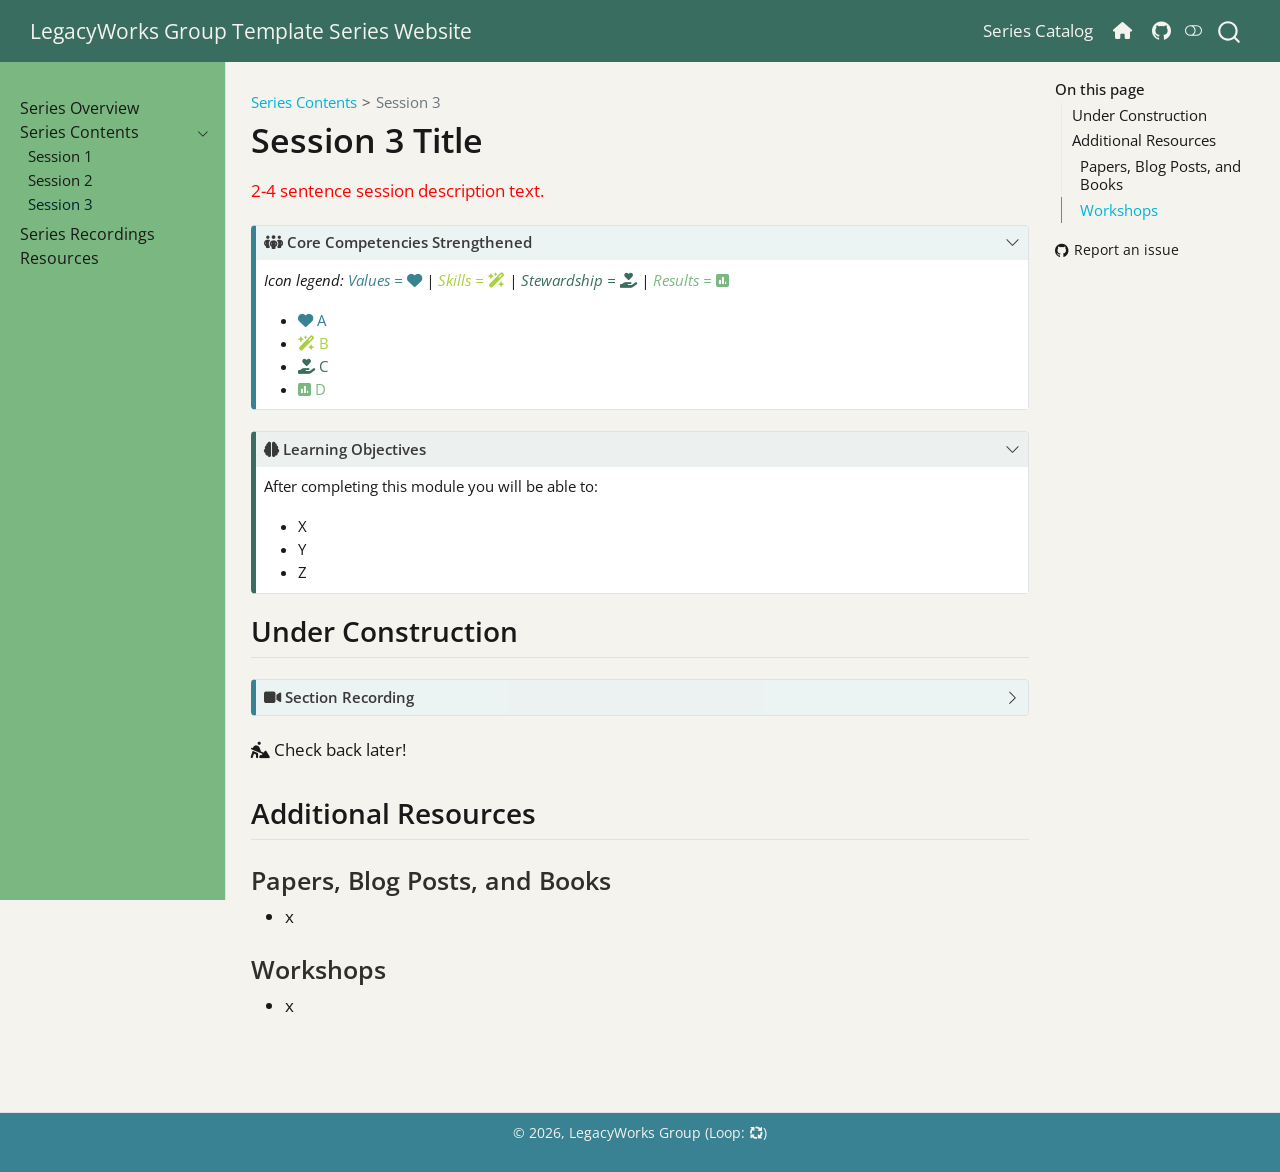
<file: content/session-03.html>
<!DOCTYPE html>
<html xmlns="http://www.w3.org/1999/xhtml" lang="en" xml:lang="en"><head>

<meta charset="utf-8">
<meta name="generator" content="quarto-1.11.9">

<meta name="viewport" content="width=device-width, initial-scale=1.0, user-scalable=yes">


<title>Session 3 Title – LegacyWorks Group Template Series Website</title>
<style>
/* Default styles provided by pandoc.
** See https://pandoc.org/MANUAL.html#variables-for-html for config info.
*/
span.smallcaps{font-variant: small-caps;}
div.columns{display: flex; gap: 1.5em;}
div.column{flex: auto;}
@media screen {
div.columns{gap: min(4vw, 1.5em);}
div.column{overflow-x: auto;}
}
div.hanging-indent{margin-left: 1.5em; text-indent: -1.5em;}
ul.task-list{list-style: none;}
ul.task-list li input[type="checkbox"] {
  width: 0.8em;
  margin: 0 0.8em 0.2em -1em; /* quarto-specific, see https://github.com/quarto-dev/quarto-cli/issues/4556 */ 
  vertical-align: middle;
}
</style>


<script src="../site_libs/quarto-nav/quarto-nav.js"></script>
<script src="../site_libs/quarto-nav/headroom.min.js"></script>
<script src="../site_libs/clipboard/clipboard.min.js"></script>
<script src="../site_libs/quarto-search/autocomplete.umd.js"></script>
<script src="../site_libs/quarto-search/fuse.min.js"></script>
<script src="../site_libs/quarto-search/quarto-search.js"></script>
<meta name="quarto:offset" content="../">
<link href="../content/images/logo_lwg-circle.png" rel="icon" type="image/png">
<script src="../site_libs/quarto-html/quarto.js" type="module"></script>
<script src="../site_libs/quarto-html/tabsets/tabsets.js" type="module"></script>
<script src="../site_libs/quarto-html/scrollable-regions/scrollable-regions.js" type="module"></script>
<script src="../site_libs/quarto-html/popper.min.js"></script>
<script src="../site_libs/quarto-html/tippy.umd.min.js"></script>
<script src="../site_libs/quarto-html/anchor.min.js"></script>
<link href="../site_libs/quarto-html/tippy.css" rel="stylesheet">
<link href="../site_libs/quarto-html/quarto-syntax-highlighting-63b5708e65d6cd79cd7618c58d0c21e7.css" rel="stylesheet" class="quarto-color-scheme" id="quarto-text-highlighting-styles">
<link href="../site_libs/quarto-html/quarto-syntax-highlighting-dark-447e42e69aaa9833c0ba1b986f430b20.css" rel="stylesheet" class="quarto-color-scheme quarto-color-alternate" id="quarto-text-highlighting-styles">
<link href="../site_libs/quarto-html/quarto-syntax-highlighting-63b5708e65d6cd79cd7618c58d0c21e7.css" rel="stylesheet" class="quarto-color-scheme-extra" id="quarto-text-highlighting-styles">
<script src="../site_libs/bootstrap/bootstrap.min.js"></script>
<link href="../site_libs/bootstrap/bootstrap-icons.css" rel="stylesheet">
<link href="../site_libs/bootstrap/bootstrap-a3e361929195504e376ca66405fd25bb.min.css" rel="stylesheet" append-hash="true" class="quarto-color-scheme" id="quarto-bootstrap" data-mode="light">
<link href="../site_libs/bootstrap/bootstrap-dark-a31996fb7bc2e089e573c947369b7264.min.css" rel="stylesheet" append-hash="true" class="quarto-color-scheme quarto-color-alternate" id="quarto-bootstrap" data-mode="dark">
<link href="../site_libs/bootstrap/bootstrap-a3e361929195504e376ca66405fd25bb.min.css" rel="stylesheet" append-hash="true" class="quarto-color-scheme-extra" id="quarto-bootstrap" data-mode="light">
<link href="../site_libs/quarto-contrib/fontawesome6-6.7.2/all.min.css" rel="stylesheet">
<link href="../site_libs/quarto-contrib/fontawesome6-6.7.2/latex-fontsize.css" rel="stylesheet">
<script id="quarto-search-options" type="application/json">{
  "location": "navbar",
  "copy-button": false,
  "collapse-after": 3,
  "panel-placement": "end",
  "type": "overlay",
  "limit": 50,
  "keyboard-shortcut": [
    "f",
    "/",
    "s"
  ],
  "show-item-context": false,
  "language": {
    "search-no-results-text": "No results",
    "search-matching-documents-text": "matching documents",
    "search-copy-link-title": "Copy link to search",
    "search-hide-matches-text": "Hide additional matches",
    "search-more-match-text": "more match in this document",
    "search-more-matches-text": "more matches in this document",
    "search-clear-button-title": "Clear",
    "search-text-placeholder": "",
    "search-detached-cancel-button-title": "Cancel",
    "search-submit-button-title": "Submit",
    "search-label": "Search"
  }
}</script>


</head>

<body class="nav-sidebar docked nav-fixed quarto-light"><a id="quarto-skip-link" class="visually-hidden-focusable" href="#quarto-document-content">Skip to main content</a><script id="quarto-html-before-body" type="application/javascript">
    const toggleBodyColorMode = (bsSheetEl) => {
      const mode = bsSheetEl.getAttribute("data-mode");
      const bodyEl = window.document.querySelector("body");
      if (mode === "dark") {
        bodyEl.classList.add("quarto-dark");
        bodyEl.classList.remove("quarto-light");
      } else {
        bodyEl.classList.add("quarto-light");
        bodyEl.classList.remove("quarto-dark");
      }
    }
    const toggleBodyColorPrimary = () => {
      const bsSheetEl = window.document.querySelector("link#quarto-bootstrap:not([rel=disabled-stylesheet])");
      if (bsSheetEl) {
        toggleBodyColorMode(bsSheetEl);
      }
    }
    const setColorSchemeToggle = (alternate) => {
      const toggles = window.document.querySelectorAll('.quarto-color-scheme-toggle');
      for (let i=0; i < toggles.length; i++) {
        const toggle = toggles[i];
        if (toggle) {
          toggle.setAttribute("aria-checked", alternate ? "true" : "false");
          if (alternate) {
            toggle.classList.add("alternate");
          } else {
            toggle.classList.remove("alternate");
          }
        }
      }
    };
    const toggleColorMode = (alternate) => {
      // Switch the stylesheets
      const primaryStylesheets = window.document.querySelectorAll('link.quarto-color-scheme:not(.quarto-color-alternate)');
      const alternateStylesheets = window.document.querySelectorAll('link.quarto-color-scheme.quarto-color-alternate');
      manageTransitions('#quarto-margin-sidebar .nav-link', false);
      if (alternate) {
        // note: dark is layered on light, we don't disable primary!
        enableStylesheet(alternateStylesheets);
        for (const sheetNode of alternateStylesheets) {
          if (sheetNode.id === "quarto-bootstrap") {
            toggleBodyColorMode(sheetNode);
          }
        }
      } else {
        disableStylesheet(alternateStylesheets);
        enableStylesheet(primaryStylesheets)
        toggleBodyColorPrimary();
      }
      manageTransitions('#quarto-margin-sidebar .nav-link', true);
      // Switch the toggles
      setColorSchemeToggle(alternate)
    }
    // Hack to workaround the fact that safari doesn't
    // properly recolor the scrollbar when toggling (#1455).
    // Not run on load: stylesheets are set before first paint there, and
    // scrolling would undo the scroll to a URL fragment (#14973).
    // The one pixel nudge keeps the reader where they were.
    const refreshSafariScrollbar = () => {
      if (navigator.userAgent.indexOf('Safari') > 0 && navigator.userAgent.indexOf('Chrome') == -1) {
        manageTransitions("body", false);
        const scrollY = window.scrollY;
        window.scrollTo(0, scrollY > 0 ? scrollY - 1 : 1);
        setTimeout(() => {
          window.scrollTo(0, scrollY);
          manageTransitions("body", true);
        }, 40);
      }
    }
    const disableStylesheet = (stylesheets) => {
      for (let i=0; i < stylesheets.length; i++) {
        const stylesheet = stylesheets[i];
        stylesheet.rel = 'disabled-stylesheet';
      }
    }
    const enableStylesheet = (stylesheets) => {
      for (let i=0; i < stylesheets.length; i++) {
        const stylesheet = stylesheets[i];
        if(stylesheet.rel !== 'stylesheet') { // for Chrome, which will still FOUC without this check
          stylesheet.rel = 'stylesheet';
        }
      }
    }
    const manageTransitions = (selector, allowTransitions) => {
      const els = window.document.querySelectorAll(selector);
      for (let i=0; i < els.length; i++) {
        const el = els[i];
        if (allowTransitions) {
          el.classList.remove('notransition');
        } else {
          el.classList.add('notransition');
        }
      }
    }
    const isFileUrl = () => {
      return window.location.protocol === 'file:';
    }
    const hasAlternateSentinel = () => {
      let styleSentinel = getColorSchemeSentinel();
      if (styleSentinel !== null) {
        return styleSentinel === "alternate";
      } else {
        return false;
      }
    }
    const setStyleSentinel = (alternate) => {
      const value = alternate ? "alternate" : "default";
      if (!isFileUrl()) {
        window.localStorage.setItem("quarto-color-scheme", value);
      } else {
        localAlternateSentinel = value;
      }
    }
    const getColorSchemeSentinel = () => {
      if (!isFileUrl()) {
        const storageValue = window.localStorage.getItem("quarto-color-scheme");
        return storageValue != null ? storageValue : localAlternateSentinel;
      } else {
        return localAlternateSentinel;
      }
    }
    const toggleGiscusIfUsed = (isAlternate, darkModeDefault) => {
      const baseTheme = document.querySelector('#giscus-base-theme')?.value ?? 'light';
      const alternateTheme = document.querySelector('#giscus-alt-theme')?.value ?? 'dark';
      let newTheme = '';
      if(authorPrefersDark) {
        newTheme = isAlternate ? baseTheme : alternateTheme;
      } else {
        newTheme = isAlternate ? alternateTheme : baseTheme;
      }
      const changeGiscusTheme = () => {
        // From: https://github.com/giscus/giscus/issues/336
        const sendMessage = (message) => {
          const iframe = document.querySelector('iframe.giscus-frame');
          if (!iframe) return;
          iframe.contentWindow.postMessage({ giscus: message }, 'https://giscus.app');
        }
        sendMessage({
          setConfig: {
            theme: newTheme
          }
        });
      }
      const isGiscussLoaded = window.document.querySelector('iframe.giscus-frame') !== null;
      if (isGiscussLoaded) {
        changeGiscusTheme();
      }
    };
    const authorPrefersDark = false;
    const darkModeDefault = authorPrefersDark;
      document.querySelector('link#quarto-text-highlighting-styles.quarto-color-scheme-extra').rel = 'disabled-stylesheet';
      document.querySelector('link#quarto-bootstrap.quarto-color-scheme-extra').rel = 'disabled-stylesheet';
    let localAlternateSentinel = darkModeDefault ? 'alternate' : 'default';
    // Dark / light mode switch
    window.quartoToggleColorScheme = () => {
      // Read the current dark / light value
      let toAlternate = !hasAlternateSentinel();
      toggleColorMode(toAlternate);
      refreshSafariScrollbar();
      setStyleSentinel(toAlternate);
      toggleGiscusIfUsed(toAlternate, darkModeDefault);
      window.dispatchEvent(new Event('resize'));
    };
    // Switch to dark mode if need be
    if (hasAlternateSentinel()) {
      toggleColorMode(true);
    } else {
      toggleColorMode(false);
    }
  </script>

<div id="quarto-search-results"></div>
  <header id="quarto-header" class="headroom fixed-top">
    <nav class="navbar navbar-expand-lg " data-bs-theme="dark" aria-label="Site">
      <div class="navbar-container container-fluid">
      <div class="navbar-brand-container mx-auto">
    <a class="navbar-brand" href="../index.html">
    <span class="navbar-title">LegacyWorks Group Template Series Website</span>
    </a>
  </div>
          <button class="navbar-toggler" type="button" data-bs-toggle="collapse" data-bs-target="#navbarCollapse" aria-controls="navbarCollapse" aria-expanded="false" aria-label="Toggle navigation" onclick="if (window.quartoToggleHeadroom) { window.quartoToggleHeadroom(); }">
  <span class="navbar-toggler-icon"></span>
</button>
          <div class="collapse navbar-collapse" id="navbarCollapse">
            <ul class="navbar-nav navbar-nav-scroll ms-auto">
  <li class="nav-item">
    <a class="nav-link" href="https://legacyworksgroup.github.io/learning-catalog/"> 
<span class="menu-text">Series Catalog</span></a>
  </li>  
  <li class="nav-item">
    <a class="nav-link" href="https://legacyworksgroup.com/"> 
<span class="menu-text"><i class="fa-solid fa-house" aria-label="house"></i></span></a>
  </li>  
  <li class="nav-item compact">
    <a class="nav-link" href="https://github.com/LegacyWorksGroup"> <i class="bi bi-github" role="img">
</i> 
<span class="menu-text"></span></a>
  </li>  
</ul>
          </div> <!-- /navcollapse -->
            <div class="quarto-navbar-tools">
  <button type="button" role="switch" aria-checked="false" class="quarto-color-scheme-toggle quarto-navigation-tool  px-1" onclick="window.quartoToggleColorScheme(); return false;" title="Toggle dark mode" aria-label="Toggle dark mode"><i class="bi"></i></button>
</div>
            <div id="quarto-search" class="" title="Search"></div>
      </div> <!-- /container-fluid -->
    </nav>
  <nav class="quarto-secondary-nav" aria-label="Toolbar">
    <div class="container-fluid d-flex">
      <button type="button" class="quarto-btn-toggle btn" data-bs-toggle="collapse" role="button" data-bs-target=".quarto-sidebar-collapse-item" aria-controls="quarto-sidebar" aria-expanded="false" aria-label="Toggle sidebar navigation" onclick="if (window.quartoToggleHeadroom) { window.quartoToggleHeadroom(); }">
        <i class="bi bi-layout-text-sidebar-reverse"></i>
      </button>
        <nav class="quarto-page-breadcrumbs" aria-label="Breadcrumbs"><ol class="breadcrumb"><li class="breadcrumb-item"><a href="../content/session-01.html">Series Contents</a></li><li class="breadcrumb-item"><a href="../content/session-03.html">Session 3</a></li></ol></nav>
        <a class="flex-grow-1" data-bs-toggle="collapse" data-bs-target=".quarto-sidebar-collapse-item" onclick="if (window.quartoToggleHeadroom) { window.quartoToggleHeadroom(); }">      
        </a>
    </div>
  </nav>
</header>
<!-- content -->
<div id="quarto-content" class="quarto-container page-columns page-rows-contents page-layout-article page-navbar">
<!-- sidebar -->
  <nav id="quarto-sidebar" class="sidebar collapse collapse-horizontal quarto-sidebar-collapse-item sidebar-navigation docked overflow-auto" aria-label="Section">
    <div class="sidebar-menu-container"> 
    <ul class="list-unstyled mt-1">
        <li class="sidebar-item">
  <div class="sidebar-item-container"> 
  <a href="../index.html" class="sidebar-item-text sidebar-link">
 <span class="menu-text">Series Overview</span></a>
  </div>
</li>
        <li class="sidebar-item sidebar-item-section">
      <div class="sidebar-item-container"> 
            <button type="button" class="sidebar-item-text sidebar-item-toggle sidebar-link text-start" data-bs-toggle="collapse" data-bs-target="#quarto-sidebar-section-1" aria-controls="quarto-sidebar-section-1" aria-expanded="true">
 <span class="menu-text" id="quarto-sidebar-section-1-label">Series Contents</span><i class="bi bi-chevron-right" aria-hidden="true"></i></button>
      </div>
      <ul id="quarto-sidebar-section-1" aria-labelledby="quarto-sidebar-section-1-label" class="collapse list-unstyled sidebar-section depth1 show">  
          <li class="sidebar-item">
  <div class="sidebar-item-container"> 
  <a href="../content/session-01.html" class="sidebar-item-text sidebar-link">
 <span class="menu-text">Session 1</span></a>
  </div>
</li>
          <li class="sidebar-item">
  <div class="sidebar-item-container"> 
  <a href="../content/session-02.html" class="sidebar-item-text sidebar-link">
 <span class="menu-text">Session 2</span></a>
  </div>
</li>
          <li class="sidebar-item">
  <div class="sidebar-item-container"> 
  <a href="../content/session-03.html" class="sidebar-item-text sidebar-link active">
 <span class="menu-text">Session 3</span></a>
  </div>
</li>
      </ul>
  </li>
        <li class="sidebar-item">
  <div class="sidebar-item-container"> 
  <a href="../recordings.html" class="sidebar-item-text sidebar-link">
 <span class="menu-text">Series Recordings</span></a>
  </div>
</li>
        <li class="sidebar-item">
  <div class="sidebar-item-container"> 
  <a href="../resources.html" class="sidebar-item-text sidebar-link">
 <span class="menu-text">Resources</span></a>
  </div>
</li>
    </ul>
    </div>
</nav>
<div id="quarto-sidebar-glass" class="quarto-sidebar-collapse-item" data-bs-toggle="collapse" data-bs-target=".quarto-sidebar-collapse-item"></div>
<!-- margin-sidebar -->
    <div id="quarto-margin-sidebar" class="sidebar margin-sidebar">
        <nav id="TOC" role="doc-toc" aria-labelledby="toc-title" class="toc-active">
    <h2 id="toc-title">On this page</h2>
   
  <ul>
  <li><a href="#under-construction" id="toc-under-construction" class="nav-link active" data-scroll-target="#under-construction">Under Construction</a></li>
  <li><a href="#additional-resources" id="toc-additional-resources" class="nav-link" data-scroll-target="#additional-resources">Additional Resources</a>
  <ul class="collapse">
  <li><a href="#papers-blog-posts-and-books" id="toc-papers-blog-posts-and-books" class="nav-link" data-scroll-target="#papers-blog-posts-and-books">Papers, Blog Posts, and Books</a></li>
  <li><a href="#workshops" id="toc-workshops" class="nav-link" data-scroll-target="#workshops">Workshops</a></li>
  </ul></li>
  </ul>
<div class="toc-actions"><ul><li><a href="https://github.com/LegacyWorksGroup/issues/new" class="toc-action"><i class="bi bi-github"></i>Report an issue</a></li></ul></div></nav>
    </div>
<!-- main -->
<main class="content" id="quarto-document-content" tabindex="-1">


<header id="title-block-header" class="quarto-title-block default"><nav class="quarto-page-breadcrumbs quarto-title-breadcrumbs d-none d-lg-block" aria-label="Breadcrumbs"><ol class="breadcrumb"><li class="breadcrumb-item"><a href="../content/session-01.html">Series Contents</a></li><li class="breadcrumb-item"><a href="../content/session-03.html">Session 3</a></li></ol></nav>
<div class="quarto-title">
<h1 class="title">Session 3 Title</h1>
</div>



<div class="quarto-title-meta">

    
  
    
  </div>
  


</header>


<meta name="robots" content="noindex, nofollow">
<p><span style="color:red">2-4 sentence session description text.</span></p>
<div class="callout callout-style-default callout-note no-icon callout-titled">
<div class="callout-header d-flex align-content-center" data-bs-toggle="collapse" data-bs-target=".callout-1-contents" aria-controls="callout-1" aria-expanded="true" aria-label="Toggle callout">
<div class="callout-icon-container">
<i class="callout-icon no-icon"></i>
</div>
<div class="callout-title-container flex-fill">
<span class="screen-reader-only">Note</span><i class="fa-solid fa-people-group" aria-label="people-group"></i> Core Competencies Strengthened
</div>
<div class="callout-btn-toggle d-inline-block border-0 py-1 ps-1 pe-0 float-end"><i class="callout-toggle"></i></div>
</div>
<div id="callout-1" class="callout-1-contents callout-collapse collapse show">
<div class="callout-body-container callout-body">
<p><em>Icon legend: <span class="cc-value">Values = <i class="fa-solid fa-heart" aria-label="heart"></i></span> | <span class="cc-skill">Skills = <i class="fa-solid fa-wand-magic-sparkles" aria-label="wand-magic-sparkles"></i></span> | <span class="cc-steward">Stewardship = <i class="fa-solid fa-hand-holding-heart" aria-label="hand-holding-heart"></i></span> | <span class="cc-result">Results = <i class="fa-solid fa-square-poll-vertical" aria-label="square-poll-vertical"></i></span></em></p>
<ul>
<li><span class="cc-value"><i class="fa-solid fa-heart" aria-label="heart"></i> A</span></li>
<li><span class="cc-skill"><i class="fa-solid fa-wand-magic-sparkles" aria-label="wand-magic-sparkles"></i> B</span></li>
<li><span class="cc-steward"><i class="fa-solid fa-hand-holding-heart" aria-label="hand-holding-heart"></i> C</span></li>
<li><span class="cc-result"><i class="fa-solid fa-square-poll-vertical" aria-label="square-poll-vertical"></i> D</span></li>
</ul>
</div>
</div>
</div>
<div class="callout callout-style-default callout-tip no-icon callout-titled">
<div class="callout-header d-flex align-content-center" data-bs-toggle="collapse" data-bs-target=".callout-2-contents" aria-controls="callout-2" aria-expanded="true" aria-label="Toggle callout">
<div class="callout-icon-container">
<i class="callout-icon no-icon"></i>
</div>
<div class="callout-title-container flex-fill">
<span class="screen-reader-only">Tip</span><i class="fa-solid fa-brain" aria-label="brain"></i> Learning Objectives
</div>
<div class="callout-btn-toggle d-inline-block border-0 py-1 ps-1 pe-0 float-end"><i class="callout-toggle"></i></div>
</div>
<div id="callout-2" class="callout-2-contents callout-collapse collapse show">
<div class="callout-body-container callout-body">
<p>After completing this module you will be able to:</p>
<ul>
<li>X</li>
<li>Y</li>
<li>Z</li>
</ul>
</div>
</div>
</div>
<section id="under-construction" class="level2">
<h2 class="anchored" data-anchor-id="under-construction">Under Construction</h2>
<div class="callout callout-style-default callout-note no-icon callout-titled">
<div class="callout-header d-flex align-content-center collapsed" data-bs-toggle="collapse" data-bs-target=".callout-3-contents" aria-controls="callout-3" aria-expanded="false" aria-label="Toggle callout">
<div class="callout-icon-container">
<i class="callout-icon no-icon"></i>
</div>
<div class="callout-title-container flex-fill">
<span class="screen-reader-only">Note</span><i class="fa-solid fa-video" aria-label="video"></i> Section Recording
</div>
<div class="callout-btn-toggle d-inline-block border-0 py-1 ps-1 pe-0 float-end"><i class="callout-toggle"></i></div>
</div>
<div id="callout-3" class="callout-3-contents callout-collapse collapse">
<div class="callout-body-container callout-body">
<p><em>Relevant recording to be added; stay tuned!</em></p>
</div>
</div>
</div>
<p><i class="fa-solid fa-person-digging" aria-label="person-digging"></i> Check back later!</p>
</section>
<section id="additional-resources" class="level2">
<h2 class="anchored" data-anchor-id="additional-resources">Additional Resources</h2>
<section id="papers-blog-posts-and-books" class="level3">
<h3 class="anchored" data-anchor-id="papers-blog-posts-and-books">Papers, Blog Posts, and Books</h3>
<ul>
<li>x</li>
</ul>
</section>
<section id="workshops" class="level3">
<h3 class="anchored" data-anchor-id="workshops">Workshops</h3>
<ul>
<li>x</li>
</ul>


</section>
</section>

</main> <!-- /main -->
<script id="quarto-html-after-body" type="application/javascript">
  window.document.addEventListener("DOMContentLoaded", function (event) {
    // Ensure there is a toggle, if there isn't float one in the top right
    if (window.document.querySelector('.quarto-color-scheme-toggle') === null) {
      const toggle = window.document.createElement('button');
      toggle.type = "button";
      toggle.setAttribute("role", "switch");
      toggle.setAttribute("aria-checked", "false");
      toggle.classList.add('top-right');
      toggle.classList.add('quarto-color-scheme-toggle');
      toggle.setAttribute("aria-label", "Toggle dark mode");
      toggle.onclick = function() { try { window.quartoToggleColorScheme(); } catch {} return false; };
      const i = window.document.createElement("i");
      i.classList.add('bi');
      toggle.appendChild(i);
      // Put the toggle in a landmark of its own, so that landmark navigation
      // can reach it.
      //
      // The container is always a fresh direct child of body, and the toggle is
      // never moved into page furniture that the theme or the author controls.
      // The toggle is positioned against the page, so any ancestor that
      // establishes a containing block captures it: a positioned element or a
      // grid for position: absolute, and transform, filter, will-change or
      // contain for position: fixed. A direct child of body has none of these
      // to inherit, and the shift when one appears is silent and visual.
      //
      // ARIA says a document should have at most one banner, and axe reports a
      // duplicate whether or not the banners carry distinct labels. So use a
      // header when the page has no banner yet, and a named region otherwise.
      //
      // A header is a banner wherever it sits, unless it is inside sectioning
      // content, so this cannot just look at the children of body: a custom
      // page layout wraps the title block header in a plain div. An explicit
      // role="banner" always counts.
      const sectioning = 'article, aside, main, nav, section, [role="article"], [role="complementary"], [role="main"], [role="navigation"], [role="region"]';
      const hasBanner = Array.from(
        window.document.querySelectorAll('header:not([role]), [role="banner"]')
      ).some(function(el) {
        return el.hasAttribute("role") || el.closest(sectioning) === null;
      });
      const container = window.document.createElement(hasBanner ? "div" : "header");
      if (hasBanner) {
        container.setAttribute("role", "region");
        container.setAttribute("aria-label", "Toggle dark mode");
      }
      container.classList.add('quarto-color-scheme-toggle-container');
      container.appendChild(toggle);
      window.document.body.appendChild(container);
    }
    setColorSchemeToggle(hasAlternateSentinel())
    const icon = "";
    const anchorJS = new window.AnchorJS();
    anchorJS.options = {
      placement: 'right',
      icon: icon
    };
    anchorJS.add('.anchored');
    const isCodeAnnotation = (el) => {
      for (const clz of el.classList) {
        if (clz.startsWith('code-annotation-')) {                     
          return true;
        }
      }
      return false;
    }
    const onCopySuccess = function(e) {
      // button target
      const button = e.trigger;
      // don't keep focus
      button.blur();
      // flash "checked"
      button.classList.add('code-copy-button-checked');
      var currentTitle = button.getAttribute("title");
      button.setAttribute("title", "Copied!");
      let tooltip;
      if (window.bootstrap) {
        button.setAttribute("data-bs-toggle", "tooltip");
        button.setAttribute("data-bs-placement", "left");
        button.setAttribute("data-bs-title", "Copied!");
        tooltip = new bootstrap.Tooltip(button, 
          { trigger: "manual", 
            customClass: "code-copy-button-tooltip",
            offset: [0, -8]});
        tooltip.show();    
      }
      setTimeout(function() {
        if (tooltip) {
          tooltip.hide();
          button.removeAttribute("data-bs-title");
          button.removeAttribute("data-bs-toggle");
          button.removeAttribute("data-bs-placement");
        }
        button.setAttribute("title", currentTitle);
        button.classList.remove('code-copy-button-checked');
      }, 1000);
      // clear code selection
      e.clearSelection();
    }
    const getTextToCopy = function(trigger) {
      const outerScaffold = trigger.parentElement.cloneNode(true);
      const codeEl = outerScaffold.querySelector('code');
      for (const childEl of codeEl.children) {
        if (isCodeAnnotation(childEl)) {
          childEl.remove();
        }
      }
      return codeEl.innerText;
    }
    const clipboard = new window.ClipboardJS('.code-copy-button:not([data-in-quarto-modal])', {
      text: getTextToCopy
    });
    clipboard.on('success', onCopySuccess);
    if (window.document.getElementById('quarto-embedded-source-code-modal')) {
      const clipboardModal = new window.ClipboardJS('.code-copy-button[data-in-quarto-modal]', {
        text: getTextToCopy,
        container: window.document.getElementById('quarto-embedded-source-code-modal')
      });
      clipboardModal.on('success', onCopySuccess);
    }
      var localhostRegex = new RegExp(/^(?:http|https):\/\/localhost\:?[0-9]*\//);
      var mailtoRegex = new RegExp(/^mailto:/);
        var filterRegex = new RegExp("https:\/\/LegacyWorksGroup\.github\.io\/series-template\/");
      const newWindowLabel = "(opens in a new tab)";
      const newWindowNoteId = "quarto-ext-newwindow-label";
      // Links reference one hidden label through aria-describedby, so the
      // announcement never changes their accessible name.
      var describeNewWindow = (link) => {
        if (!window.document.getElementById(newWindowNoteId)) {
          var newWindowNote = window.document.createElement("span");
          newWindowNote.id = newWindowNoteId;
          newWindowNote.hidden = true;
          newWindowNote.textContent = newWindowLabel;
          window.document.body.appendChild(newWindowNote);
        }
        var describedBy = (link.getAttribute("aria-describedby") || "").split(/\s+/).filter(Boolean);
        if (!describedBy.includes(newWindowNoteId)) {
          describedBy.push(newWindowNoteId);
          link.setAttribute("aria-describedby", describedBy.join(" "));
        }
      }
      var isInternal = (href) => {
          return filterRegex.test(href) || localhostRegex.test(href) || mailtoRegex.test(href);
      }
      // Inspect non-navigation links and adorn them if external
      window.quartoDecorateExternalLinks = function (root) {
     var links = (root || window.document).querySelectorAll('a[href]:not(.nav-link):not(.navbar-brand):not(.toc-action):not(.sidebar-link):not(.sidebar-item-toggle):not(.pagination-link):not(.no-external):not([aria-hidden]):not(.dropdown-item):not(.quarto-navigation-tool):not(.about-link)');
      for (var i=0; i<links.length; i++) {
        const link = links[i];
        if (!isInternal(link.href)) {
          // undo the damage that might have been done by quarto-nav.js in the case of
          // links that we want to consider external
          if (link.dataset.originalHref !== undefined) {
            link.href = link.dataset.originalHref;
          }
            // target, if specified
            link.setAttribute("target", "_blank");
            if (link.getAttribute("rel") === null) {
              link.setAttribute("rel", "noopener");
            }
            describeNewWindow(link);
          if (!link.classList.contains('no-external-icon')) {
          }
        }
      }
      };
      window.quartoDecorateExternalLinks(window.document);
    // Esc closes the popup (WCAG 1.4.13) and focus leaving both trigger and
    // popup closes it (WCAG 2.4.11); tippy handles neither for interactive popups.
    const hideOnEscAndFocusOut = {
      name: 'hideOnEscAndFocusOut',
      defaultValue: true,
      fn(instance) {
        const dismiss = () => {
          // A show scheduled by the trigger delay would otherwise reopen it
          instance.clearDelayTimeouts();
          instance.hide();
        };
        const onKeyDown = (event) => {
          if (event.key !== 'Escape') {
            return;
          }
          // Keep Esc from also reaching page handlers (e.g. reveal.js overview),
          // except an open reveal.js slide menu, which Esc should close too.
          // The menu handles keys only when its keyboard option is on.
          const menuHandlesEsc = window.Reveal?.getPlugin?.('menu')?.isOpen() &&
            window.Reveal.getConfig().menu?.keyboard !== false;
          if (!menuHandlesEsc) {
            event.stopPropagation();
          }
          if (instance.popper.contains(window.document.activeElement)) {
            // Disabled while refocusing so the focus trigger does not reopen it
            instance.disable();
            instance.reference.focus();
            instance.enable();
          }
          dismiss();
        };
        const onFocusOut = (event) => {
          const target = event.relatedTarget;
          if (target && !instance.reference.contains(target) &&
              !instance.popper.contains(target)) {
            dismiss();
          }
        };
        // On the trigger too: a click trigger (code-annotations: select) has no
        // blur handling. Attached for the instance's lifetime so leaving the
        // trigger also cancels a show still pending on the trigger delay.
        instance.reference.addEventListener('focusout', onFocusOut);
        return {
          onShow() {
            window.document.addEventListener('keydown', onKeyDown, true);
            instance.popper.addEventListener('focusout', onFocusOut);
          },
          onHide() {
            window.document.removeEventListener('keydown', onKeyDown, true);
            instance.popper.removeEventListener('focusout', onFocusOut);
          },
          onDestroy() {
            instance.reference.removeEventListener('focusout', onFocusOut);
          },
        };
      },
    };
    function tippyHover(el, contentFn, onTriggerFn, onUntriggerFn) {
      const config = {
        allowHTML: true,
        maxWidth: 500,
        delay: 100,
        arrow: false,
        appendTo: function(el) {
            return el.parentElement;
        },
        interactive: true,
        interactiveBorder: 10,
        theme: 'quarto',
        placement: 'bottom-start',
        plugins: [hideOnEscAndFocusOut],
      };
      if (contentFn) {
        config.content = contentFn;
      }
      if (onTriggerFn) {
        config.onTrigger = onTriggerFn;
      }
      if (onUntriggerFn) {
        config.onUntrigger = onUntriggerFn;
      }
      window.tippy(el, config); 
    }
    const noterefs = window.document.querySelectorAll('a[role="doc-noteref"]');
    for (var i=0; i<noterefs.length; i++) {
      const ref = noterefs[i];
      tippyHover(ref, function() {
        // use id or data attribute instead here
        let href = ref.getAttribute('data-footnote-href') || ref.getAttribute('href');
        try { href = new URL(href).hash; } catch {}
        const id = href.replace(/^#\/?/, "");
        const note = window.document.getElementById(id);
        if (note) {
          return note.innerHTML;
        } else {
          return "";
        }
      });
    }
    const xrefs = window.document.querySelectorAll('a.quarto-xref');
    const processXRef = (id, note) => {
      // Strip column container classes
      const stripColumnClz = (el) => {
        el.classList.remove("page-full", "page-columns");
        if (el.children) {
          for (const child of el.children) {
            stripColumnClz(child);
          }
        }
      }
      stripColumnClz(note)
      if (id === null || id.startsWith('sec-')) {
        // Special case sections, only their first couple elements
        const container = document.createElement("div");
        if (note.children && note.children.length > 2) {
          container.appendChild(note.children[0].cloneNode(true));
          for (let i = 1; i < note.children.length; i++) {
            const child = note.children[i];
            if (child.tagName === "P" && child.innerText === "") {
              continue;
            } else {
              container.appendChild(child.cloneNode(true));
              break;
            }
          }
          if (window.Quarto?.typesetMath) {
            window.Quarto.typesetMath(container);
          }
          return container.innerHTML
        } else {
          if (window.Quarto?.typesetMath) {
            window.Quarto.typesetMath(note);
          }
          return note.innerHTML;
        }
      } else {
        // Remove any anchor links if they are present
        const anchorLink = note.querySelector('a.anchorjs-link');
        if (anchorLink) {
          anchorLink.remove();
        }
        if (window.Quarto?.typesetMath) {
          window.Quarto.typesetMath(note);
        }
        if (note.classList.contains("callout")) {
          return note.outerHTML;
        } else {
          return note.innerHTML;
        }
      }
    }
    for (var i=0; i<xrefs.length; i++) {
      const xref = xrefs[i];
      tippyHover(xref, undefined, function(instance) {
        instance.disable();
        let url = xref.getAttribute('href');
        let hash = undefined; 
        if (url.startsWith('#')) {
          hash = url;
        } else {
          try { hash = new URL(url).hash; } catch {}
        }
        if (hash) {
          const id = hash.replace(/^#\/?/, "");
          const note = window.document.getElementById(id);
          if (note !== null) {
            try {
              const html = processXRef(id, note.cloneNode(true));
              instance.setContent(html);
            } finally {
              instance.enable();
              instance.show();
            }
          } else {
            // See if we can fetch this
            fetch(url.split('#')[0])
            .then(res => res.text())
            .then(html => {
              const parser = new DOMParser();
              const htmlDoc = parser.parseFromString(html, "text/html");
              const note = htmlDoc.getElementById(id);
              if (note !== null) {
                const html = processXRef(id, note);
                instance.setContent(html);
              } 
            }).finally(() => {
              instance.enable();
              instance.show();
            });
          }
        } else {
          // See if we can fetch a full url (with no hash to target)
          // This is a special case and we should probably do some content thinning / targeting
          fetch(url)
          .then(res => res.text())
          .then(html => {
            const parser = new DOMParser();
            const htmlDoc = parser.parseFromString(html, "text/html");
            const note = htmlDoc.querySelector('main.content');
            if (note !== null) {
              // This should only happen for chapter cross references
              // (since there is no id in the URL)
              // remove the first header
              if (note.children.length > 0 && note.children[0].tagName === "HEADER") {
                note.children[0].remove();
              }
              const html = processXRef(null, note);
              instance.setContent(html);
            } 
          }).finally(() => {
            instance.enable();
            instance.show();
          });
        }
      }, function(instance) {
      });
    }
        let selectedAnnoteEl;
        const selectorForAnnotation = ( cell, annotation) => {
          let cellAttr = 'data-code-cell="' + cell + '"';
          let lineAttr = 'data-code-annotation="' +  annotation + '"';
          const selector = 'span[' + cellAttr + '][' + lineAttr + ']';
          return selector;
        }
        const selectCodeLines = (annoteEl) => {
          const doc = window.document;
          const targetCell = annoteEl.getAttribute("data-target-cell");
          const targetAnnotation = annoteEl.getAttribute("data-target-annotation");
          const annoteSpan = window.document.querySelector(selectorForAnnotation(targetCell, targetAnnotation));
          const lines = annoteSpan.getAttribute("data-code-lines").split(",");
          const lineIds = lines.map((line) => {
            return targetCell + "-" + line;
          })
          // Each band is positioned against its own containing block, which is
          // not the offsetParent of the lines, so place it from client rects.
          const placeBand = (band, firstEl, lastEl, codeBlock) => {
            const container = band.offsetParent;
            if (container === null) {
              return;
            }
            const containerRect = container.getBoundingClientRect();
            // Reveal.js scales slides with a transform, so convert client
            // pixels back to the CSS pixels of the container.
            const scale = containerRect.height / container.offsetHeight || 1;
            const firstRect = firstEl.getBoundingClientRect();
            const lastRect = lastEl.getBoundingClientRect();
            const top = (firstRect.top - containerRect.top) / scale - container.clientTop + container.scrollTop;
            const height = (lastRect.bottom - firstRect.top) / scale;
            band.style.top = top - 2 + "px";
            band.style.height = height + 4 + "px";
            if (codeBlock) {
              // Without the copy button wrapper, the containing block is wider
              // than the code block, so span the code block explicitly.
              const blockRect = codeBlock.getBoundingClientRect();
              band.style.left = (blockRect.left - containerRect.left) / scale - container.clientLeft + container.scrollLeft + "px";
              band.style.width = blockRect.width / scale + "px";
            }
          };
          if (lineIds.length > 0) {
            const el = window.document.getElementById(lineIds[0]);
            const lastEl = window.document.getElementById(lineIds[lineIds.length - 1]);
            const parent = el.parentElement.parentElement;
            // cook up a div (if necessary) and position it
            let div = window.document.getElementById("code-annotation-line-highlight");
            if (div === null) {
              div = window.document.createElement("div");
              div.setAttribute("id", "code-annotation-line-highlight");
              div.style.position = 'absolute';
              parent.appendChild(div);
            }
            placeBand(div, el, lastEl, parent.closest("div.sourceCode") || parent);
            let gutterDiv = window.document.getElementById("code-annotation-line-highlight-gutter");
            if (gutterDiv === null) {
              gutterDiv = window.document.createElement("div");
              gutterDiv.setAttribute("id", "code-annotation-line-highlight-gutter");
              gutterDiv.style.position = 'absolute';
              const codeCell = window.document.getElementById(targetCell);
              const gutter = codeCell.querySelector('.code-annotation-gutter');
              gutter.appendChild(gutterDiv);
            }
            placeBand(gutterDiv, el, lastEl);
            selectedAnnoteEl = annoteEl;
          }
        };
        const unselectCodeLines = () => {
          const elementsIds = ["code-annotation-line-highlight", "code-annotation-line-highlight-gutter"];
          elementsIds.forEach((elId) => {
            const div = window.document.getElementById(elId);
            if (div) {
              div.remove();
            }
          });
          selectedAnnoteEl = undefined;
        };
          // Handle positioning of the toggle
      window.addEventListener(
        "resize",
        throttle(() => {
          elRect = undefined;
          if (selectedAnnoteEl) {
            selectCodeLines(selectedAnnoteEl);
          }
        }, 10)
      );
      function throttle(fn, ms) {
      let throttle = false;
      let timer;
        return (...args) => {
          if(!throttle) { // first call gets through
              fn.apply(this, args);
              throttle = true;
          } else { // all the others get throttled
              if(timer) clearTimeout(timer); // cancel #2
              timer = setTimeout(() => {
                fn.apply(this, args);
                timer = throttle = false;
              }, ms);
          }
        };
      }
        // Attach click handler to the DT
        const annoteDls = window.document.querySelectorAll('dt[data-target-cell]');
        for (const annoteDlNode of annoteDls) {
          annoteDlNode.addEventListener('click', (event) => {
            const clickedEl = event.target;
            if (clickedEl !== selectedAnnoteEl) {
              unselectCodeLines();
              const activeEl = window.document.querySelector('dt[data-target-cell].code-annotation-active');
              if (activeEl) {
                activeEl.classList.remove('code-annotation-active');
              }
              selectCodeLines(clickedEl);
              clickedEl.classList.add('code-annotation-active');
            } else {
              // Unselect the line
              unselectCodeLines();
              clickedEl.classList.remove('code-annotation-active');
            }
          });
        }
    const findCites = (el) => {
      const parentEl = el.parentElement;
      if (parentEl) {
        const cites = parentEl.dataset.cites;
        if (cites) {
          return {
            el,
            cites: cites.split(' ')
          };
        } else {
          return findCites(el.parentElement)
        }
      } else {
        return undefined;
      }
    };
    var bibliorefs = window.document.querySelectorAll('a[role="doc-biblioref"]');
    for (var i=0; i<bibliorefs.length; i++) {
      const ref = bibliorefs[i];
      const citeInfo = findCites(ref);
      if (citeInfo) {
        tippyHover(citeInfo.el, function() {
          var popup = window.document.createElement('div');
          citeInfo.cites.forEach(function(cite) {
            var citeDiv = window.document.createElement('div');
            citeDiv.classList.add('hanging-indent');
            citeDiv.classList.add('csl-entry');
            var biblioDiv = window.document.getElementById('ref-' + cite);
            if (biblioDiv) {
              citeDiv.innerHTML = biblioDiv.innerHTML;
            }
            popup.appendChild(citeDiv);
          });
          return popup.innerHTML;
        });
      }
    }
  });
  </script>
  <script type="application/javascript">
  window.quartoScrollableRegionsLabels = {"code":"Scrollable code","output":"Scrollable output"};
  </script>
</div> <!-- /content -->
<footer class="footer">
  <div class="nav-footer">
    <div class="nav-footer-left">
      &nbsp;
    </div>   
    <div class="nav-footer-center">
<p>© 2026, LegacyWorks Group (Loop: <a href="https://sites.google.com/legacyworksgroup.com/legacy-loop/legacyloop"><i class="fa-solid fa-arrows-spin" aria-label="arrows-spin"></i></a>)</p>
<div class="toc-actions d-sm-block d-md-none"><ul><li><a href="https://github.com/LegacyWorksGroup/issues/new" class="toc-action"><i class="bi bi-github"></i>Report an issue</a></li></ul></div></div>
    <div class="nav-footer-right">
      &nbsp;
    </div>
  </div>
</footer>




</body></html>
</file>
<file: site_libs/quarto-html/tippy.css>
.tippy-box[data-animation=fade][data-state=hidden]{opacity:0}[data-tippy-root]{max-width:calc(100vw - 10px)}.tippy-box{position:relative;background-color:#333;color:#fff;border-radius:4px;font-size:14px;line-height:1.4;white-space:normal;outline:0;transition-property:transform,visibility,opacity}.tippy-box[data-placement^=top]>.tippy-arrow{bottom:0}.tippy-box[data-placement^=top]>.tippy-arrow:before{bottom:-7px;left:0;border-width:8px 8px 0;border-top-color:initial;transform-origin:center top}.tippy-box[data-placement^=bottom]>.tippy-arrow{top:0}.tippy-box[data-placement^=bottom]>.tippy-arrow:before{top:-7px;left:0;border-width:0 8px 8px;border-bottom-color:initial;transform-origin:center bottom}.tippy-box[data-placement^=left]>.tippy-arrow{right:0}.tippy-box[data-placement^=left]>.tippy-arrow:before{border-width:8px 0 8px 8px;border-left-color:initial;right:-7px;transform-origin:center left}.tippy-box[data-placement^=right]>.tippy-arrow{left:0}.tippy-box[data-placement^=right]>.tippy-arrow:before{left:-7px;border-width:8px 8px 8px 0;border-right-color:initial;transform-origin:center right}.tippy-box[data-inertia][data-state=visible]{transition-timing-function:cubic-bezier(.54,1.5,.38,1.11)}.tippy-arrow{width:16px;height:16px;color:#333}.tippy-arrow:before{content:"";position:absolute;border-color:transparent;border-style:solid}.tippy-content{position:relative;padding:5px 9px;z-index:1}
</file>
<file: site_libs/quarto-html/quarto-syntax-highlighting-63b5708e65d6cd79cd7618c58d0c21e7.css>
/* quarto syntax highlight colors */
:root {
  --quarto-hl-ot-color: #003B4F;
  --quarto-hl-at-color: #657422;
  --quarto-hl-ss-color: #20794D;
  --quarto-hl-an-color: #5E5E5E;
  --quarto-hl-fu-color: #4758AB;
  --quarto-hl-st-color: #20794D;
  --quarto-hl-cf-color: #003B4F;
  --quarto-hl-op-color: #5E5E5E;
  --quarto-hl-er-color: #AD0000;
  --quarto-hl-bn-color: #AD0000;
  --quarto-hl-al-color: #AD0000;
  --quarto-hl-va-color: #111111;
  --quarto-hl-bu-color: inherit;
  --quarto-hl-ex-color: inherit;
  --quarto-hl-pp-color: #AD0000;
  --quarto-hl-in-color: #5E5E5E;
  --quarto-hl-vs-color: #20794D;
  --quarto-hl-wa-color: #5E5E5E;
  --quarto-hl-do-color: #5E5E5E;
  --quarto-hl-im-color: #00769E;
  --quarto-hl-ch-color: #20794D;
  --quarto-hl-dt-color: #AD0000;
  --quarto-hl-fl-color: #AD0000;
  --quarto-hl-co-color: #5E5E5E;
  --quarto-hl-cv-color: #5E5E5E;
  --quarto-hl-cn-color: #8f5902;
  --quarto-hl-sc-color: #5E5E5E;
  --quarto-hl-dv-color: #AD0000;
  --quarto-hl-kw-color: #003B4F;
}

/* other quarto variables */
:root {
  --quarto-font-monospace: SFMono-Regular, Menlo, Monaco, Consolas, "Liberation Mono", "Courier New", monospace;
}

/* syntax highlight based on Pandoc's rules */
pre > code.sourceCode > span {
  color: #003B4F;
}

code.sourceCode > span {
  color: #003B4F;
}

div.sourceCode,
div.sourceCode pre.sourceCode {
  color: #003B4F;
}

/* Normal */
code span {
  color: #003B4F;
}

/* Alert */
code span.al {
  color: #AD0000;
  font-style: inherit;
}

/* Annotation */
code span.an {
  color: #5E5E5E;
  font-style: inherit;
}

/* Attribute */
code span.at {
  color: #657422;
  font-style: inherit;
}

/* BaseN */
code span.bn {
  color: #AD0000;
  font-style: inherit;
}

/* BuiltIn */
code span.bu {
  font-style: inherit;
}

/* ControlFlow */
code span.cf {
  color: #003B4F;
  font-weight: bold;
  font-style: inherit;
}

/* Char */
code span.ch {
  color: #20794D;
  font-style: inherit;
}

/* Constant */
code span.cn {
  color: #8f5902;
  font-style: inherit;
}

/* Comment */
code span.co {
  color: #5E5E5E;
  font-style: inherit;
}

/* CommentVar */
code span.cv {
  color: #5E5E5E;
  font-style: italic;
}

/* Documentation */
code span.do {
  color: #5E5E5E;
  font-style: italic;
}

/* DataType */
code span.dt {
  color: #AD0000;
  font-style: inherit;
}

/* DecVal */
code span.dv {
  color: #AD0000;
  font-style: inherit;
}

/* Error */
code span.er {
  color: #AD0000;
  font-style: inherit;
}

/* Extension */
code span.ex {
  font-style: inherit;
}

/* Float */
code span.fl {
  color: #AD0000;
  font-style: inherit;
}

/* Function */
code span.fu {
  color: #4758AB;
  font-style: inherit;
}

/* Import */
code span.im {
  color: #00769E;
  font-style: inherit;
}

/* Information */
code span.in {
  color: #5E5E5E;
  font-style: inherit;
}

/* Keyword */
code span.kw {
  color: #003B4F;
  font-weight: bold;
  font-style: inherit;
}

/* Operator */
code span.op {
  color: #5E5E5E;
  font-style: inherit;
}

/* Other */
code span.ot {
  color: #003B4F;
  font-style: inherit;
}

/* Preprocessor */
code span.pp {
  color: #AD0000;
  font-style: inherit;
}

/* SpecialChar */
code span.sc {
  color: #5E5E5E;
  font-style: inherit;
}

/* SpecialString */
code span.ss {
  color: #20794D;
  font-style: inherit;
}

/* String */
code span.st {
  color: #20794D;
  font-style: inherit;
}

/* Variable */
code span.va {
  color: #111111;
  font-style: inherit;
}

/* VerbatimString */
code span.vs {
  color: #20794D;
  font-style: inherit;
}

/* Warning */
code span.wa {
  color: #5E5E5E;
  font-style: italic;
}

.prevent-inlining {
  content: "</";
}

/*# sourceMappingURL=054cc16b9e9817627be6994582d2ffb5.css.map */
</file>
<file: site_libs/quarto-html/quarto-syntax-highlighting-dark-447e42e69aaa9833c0ba1b986f430b20.css>
/* quarto syntax highlight colors */
:root {
  --quarto-hl-al-color: #f07178;
  --quarto-hl-an-color: #d4d0ab;
  --quarto-hl-at-color: #00e0e0;
  --quarto-hl-bn-color: #d4d0ab;
  --quarto-hl-bu-color: #abe338;
  --quarto-hl-ch-color: #abe338;
  --quarto-hl-co-color: #f8f8f2;
  --quarto-hl-cv-color: #ffd700;
  --quarto-hl-cn-color: #ffd700;
  --quarto-hl-cf-color: #ffa07a;
  --quarto-hl-dt-color: #ffa07a;
  --quarto-hl-dv-color: #d4d0ab;
  --quarto-hl-do-color: #f8f8f2;
  --quarto-hl-er-color: #f07178;
  --quarto-hl-ex-color: #00e0e0;
  --quarto-hl-fl-color: #d4d0ab;
  --quarto-hl-fu-color: #ffa07a;
  --quarto-hl-im-color: #abe338;
  --quarto-hl-in-color: #d4d0ab;
  --quarto-hl-kw-color: #ffa07a;
  --quarto-hl-op-color: #ffa07a;
  --quarto-hl-ot-color: #00e0e0;
  --quarto-hl-pp-color: #dcc6e0;
  --quarto-hl-re-color: #00e0e0;
  --quarto-hl-sc-color: #abe338;
  --quarto-hl-ss-color: #abe338;
  --quarto-hl-st-color: #abe338;
  --quarto-hl-va-color: #00e0e0;
  --quarto-hl-vs-color: #abe338;
  --quarto-hl-wa-color: #dcc6e0;
}

/* other quarto variables */
:root {
  --quarto-font-monospace: SFMono-Regular, Menlo, Monaco, Consolas, "Liberation Mono", "Courier New", monospace;
}

/* syntax highlight based on Pandoc's rules */
pre > code.sourceCode > span {
  color: #f8f8f2;
}

code.sourceCode > span {
  color: #f8f8f2;
}

div.sourceCode,
div.sourceCode pre.sourceCode {
  color: #f8f8f2;
}

/* Normal */
code span {
  color: #f8f8f2;
}

/* Alert */
code span.al {
  color: #f07178;
}

/* Annotation */
code span.an {
  color: #d4d0ab;
}

/* Attribute */
code span.at {
  color: #00e0e0;
}

/* BaseN */
code span.bn {
  color: #d4d0ab;
}

/* BuiltIn */
code span.bu {
  color: #abe338;
}

/* ControlFlow */
code span.cf {
  font-weight: bold;
  color: #ffa07a;
}

/* Char */
code span.ch {
  color: #abe338;
}

/* Constant */
code span.cn {
  color: #ffd700;
}

/* Comment */
code span.co {
  font-style: italic;
  color: #f8f8f2;
}

/* CommentVar */
code span.cv {
  color: #ffd700;
}

/* Documentation */
code span.do {
  color: #f8f8f2;
}

/* DataType */
code span.dt {
  color: #ffa07a;
}

/* DecVal */
code span.dv {
  color: #d4d0ab;
}

/* Error */
code span.er {
  color: #f07178;
  text-decoration: underline;
}

/* Extension */
code span.ex {
  font-weight: bold;
  color: #00e0e0;
}

/* Float */
code span.fl {
  color: #d4d0ab;
}

/* Function */
code span.fu {
  color: #ffa07a;
}

/* Import */
code span.im {
  color: #abe338;
}

/* Information */
code span.in {
  color: #d4d0ab;
}

/* Keyword */
code span.kw {
  font-weight: bold;
  color: #ffa07a;
}

/* Operator */
code span.op {
  color: #ffa07a;
}

/* Other */
code span.ot {
  color: #00e0e0;
}

/* Preprocessor */
code span.pp {
  color: #dcc6e0;
}

/* RegionMarker */
code span.re {
  background-color: #f8f8f2;
  color: #00e0e0;
}

/* SpecialChar */
code span.sc {
  color: #abe338;
}

/* SpecialString */
code span.ss {
  color: #abe338;
}

/* String */
code span.st {
  color: #abe338;
}

/* Variable */
code span.va {
  color: #00e0e0;
}

/* VerbatimString */
code span.vs {
  color: #abe338;
}

/* Warning */
code span.wa {
  color: #dcc6e0;
}

.prevent-inlining {
  content: "</";
}

/*# sourceMappingURL=be8e1111c2b710f7c3a4926ffa2967aa.css.map */
</file>
<file: site_libs/quarto-contrib/fontawesome6-6.7.2/latex-fontsize.css>
.fa-tiny {
  font-size: 0.5em;
}
.fa-scriptsize {
  font-size: 0.7em;
}
.fa-footnotesize {
  font-size: 0.8em;
}
.fa-small {
  font-size: 0.9em;
}
.fa-normalsize {
  font-size: 1em;
}
.fa-large {
  font-size: 1.2em;
}
.fa-Large {
  font-size: 1.5em;
}
.fa-LARGE {
  font-size: 1.75em;
}
.fa-huge {
  font-size: 2em;
}
.fa-Huge {
  font-size: 2.5em;
}
</file>
